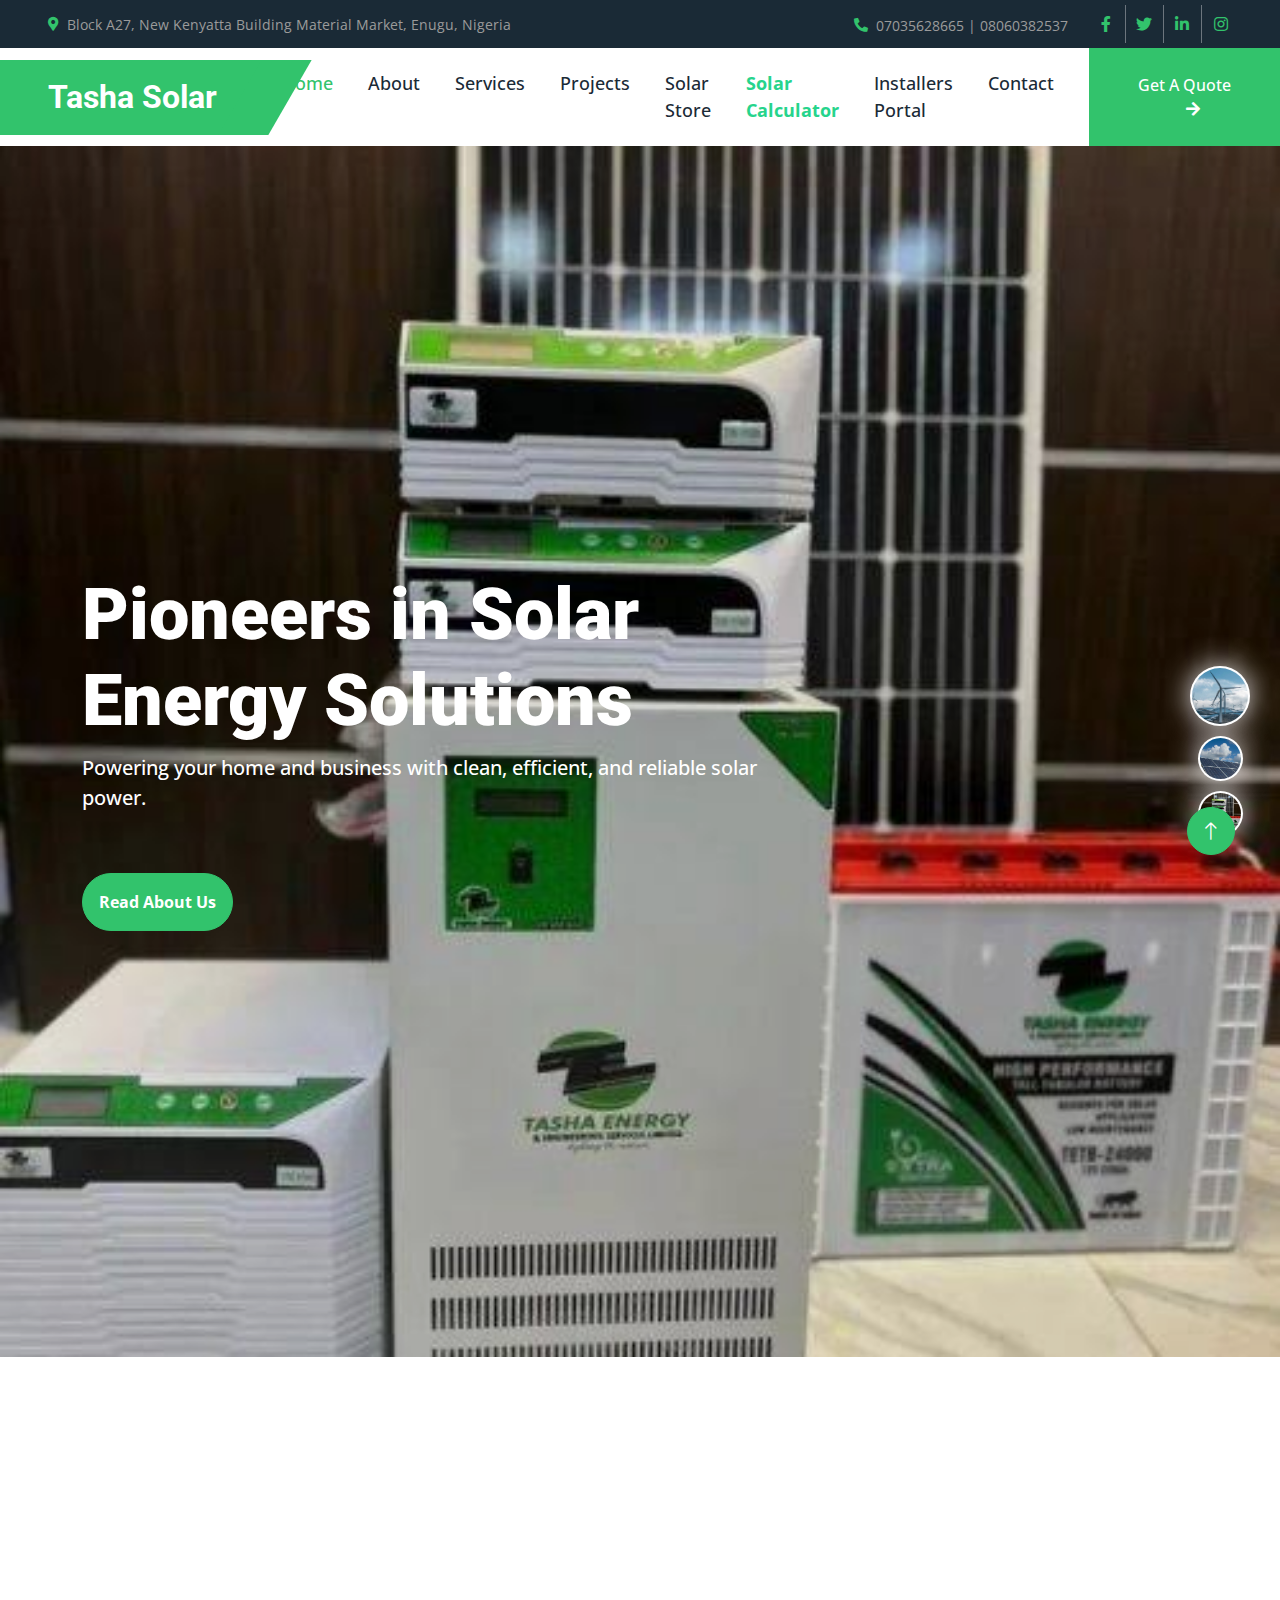
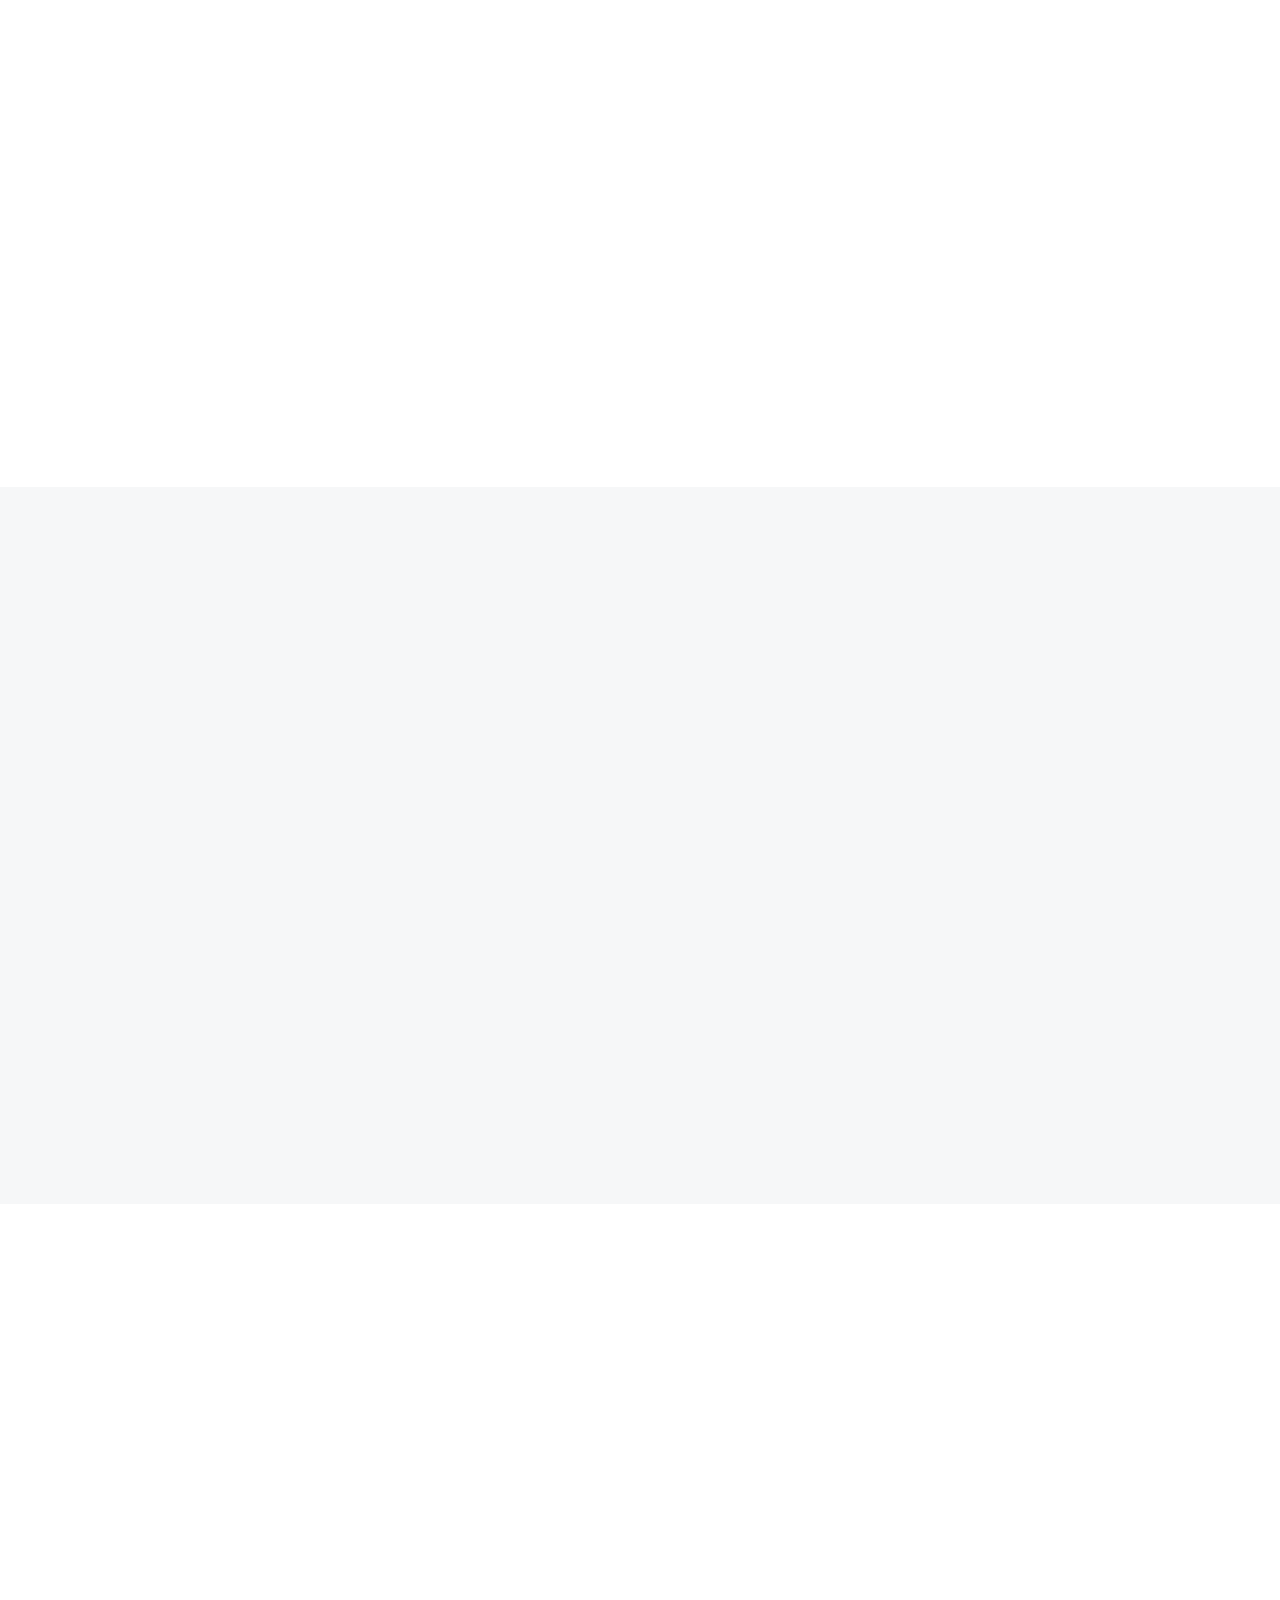
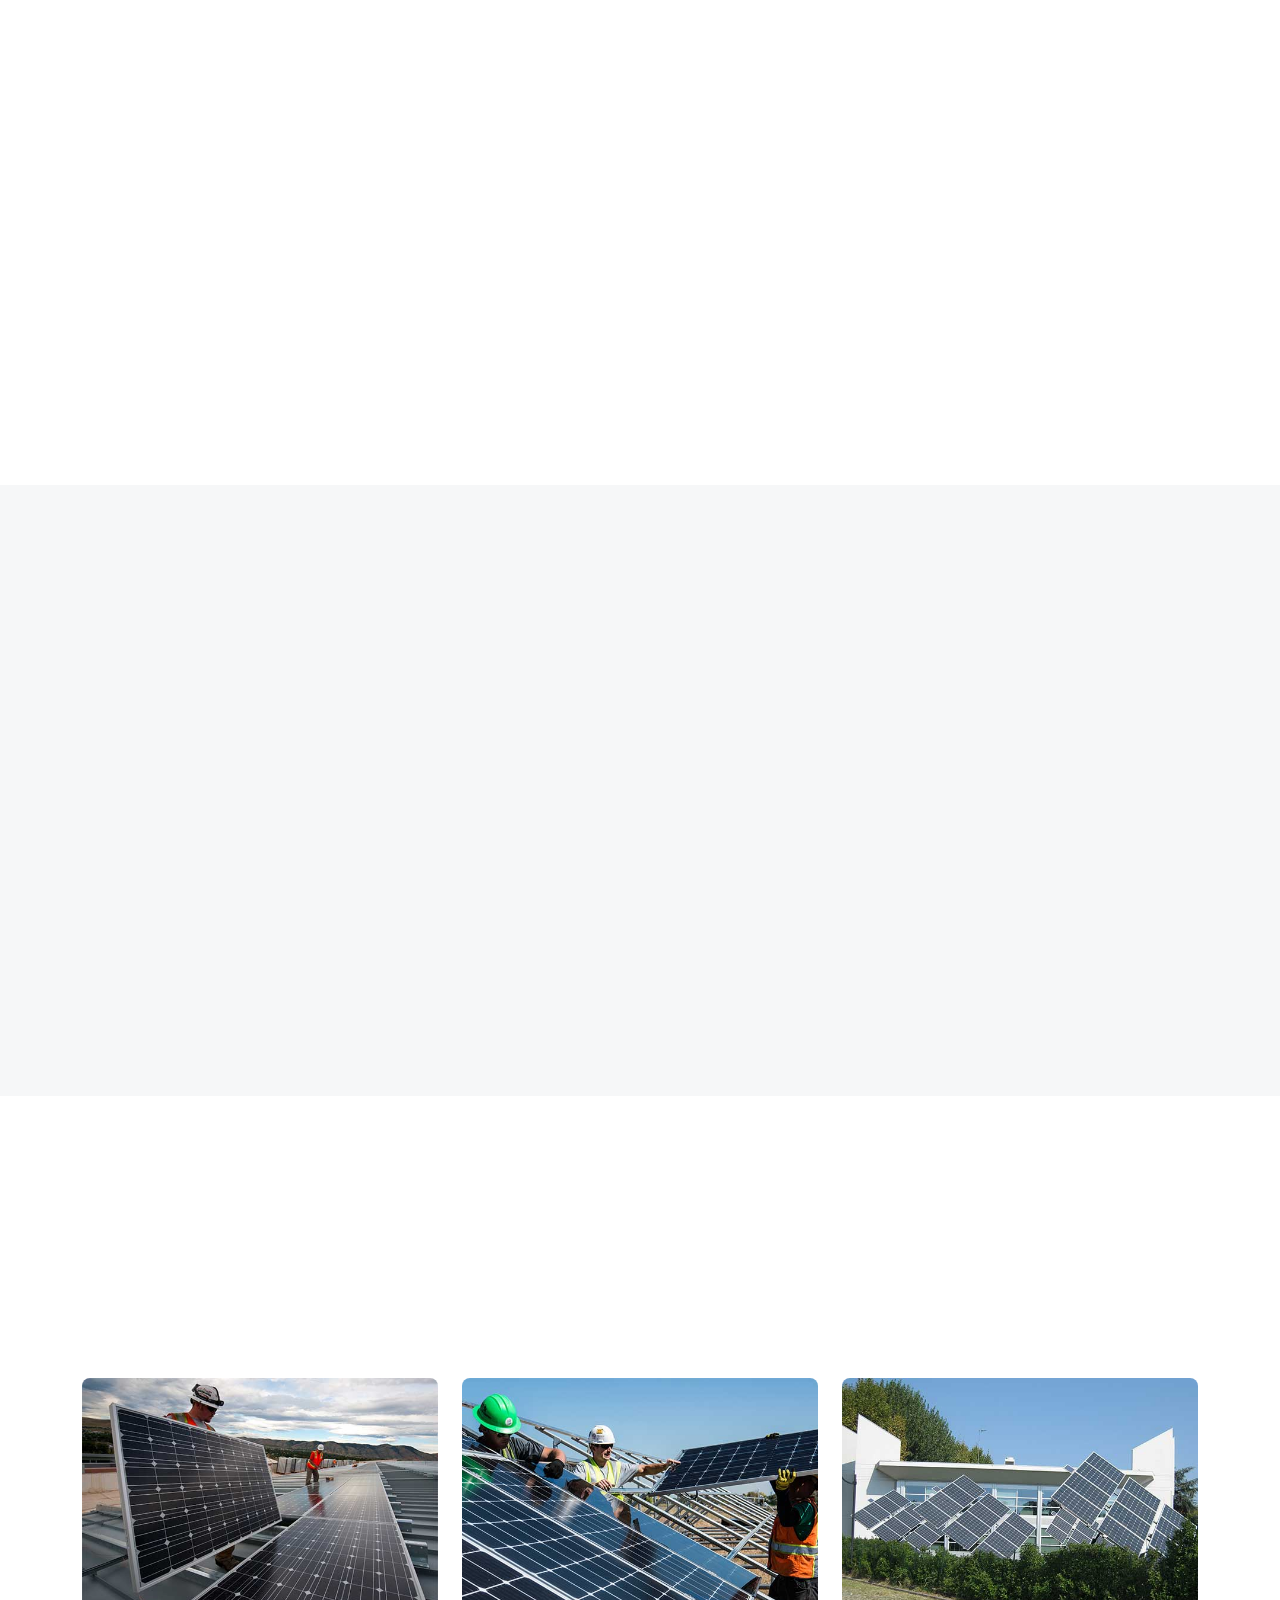
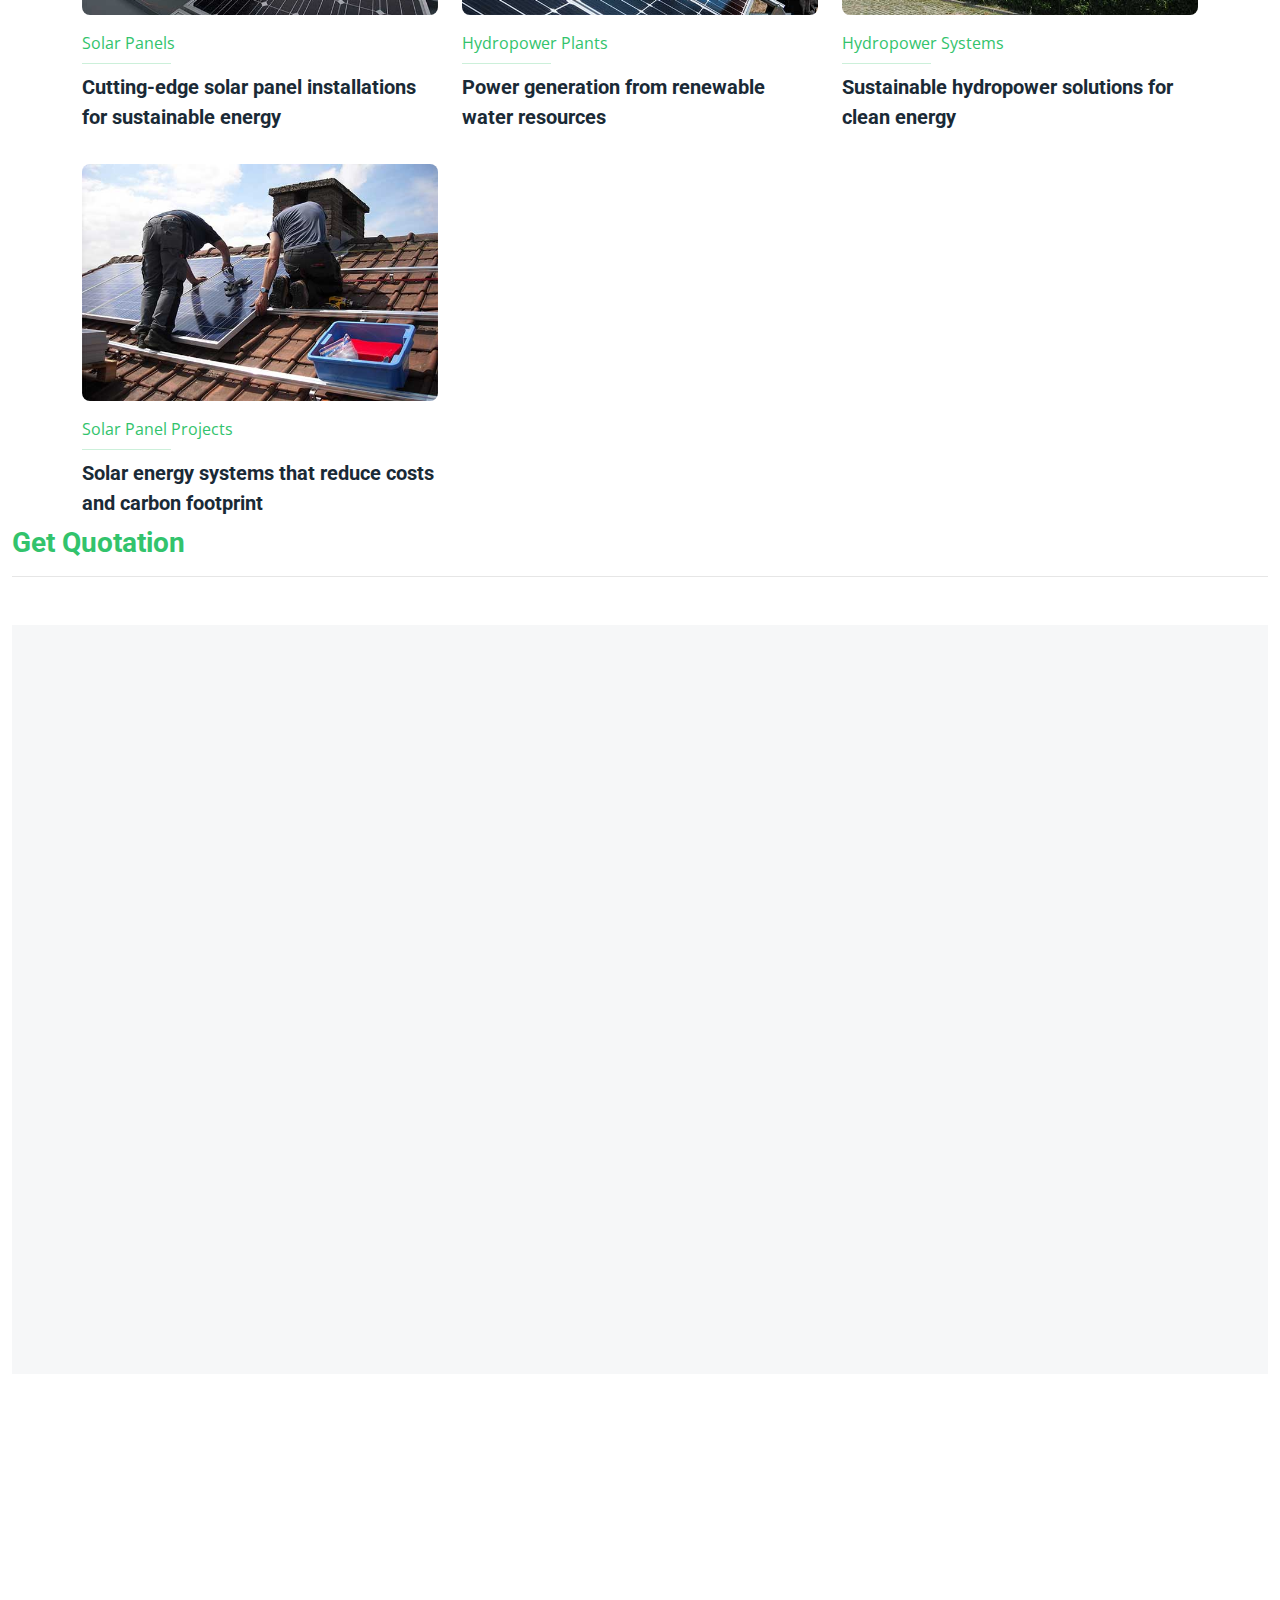
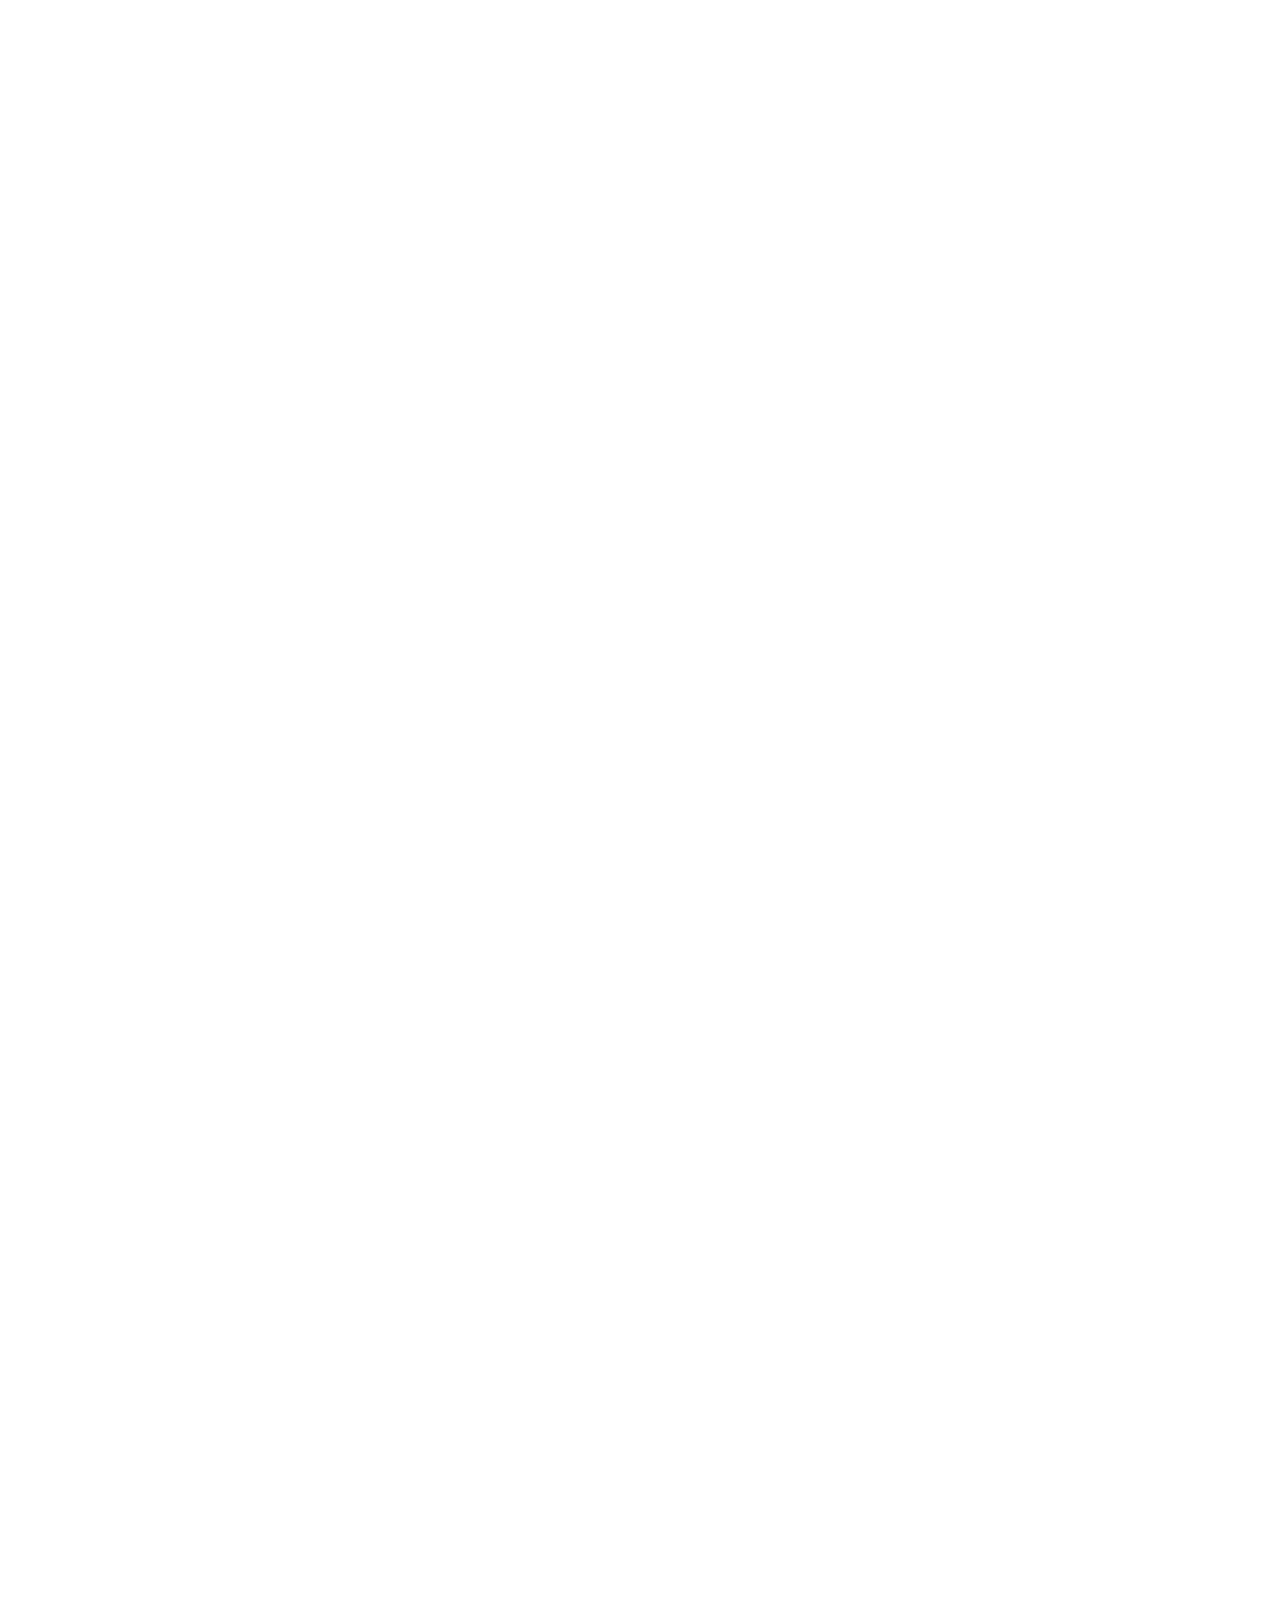
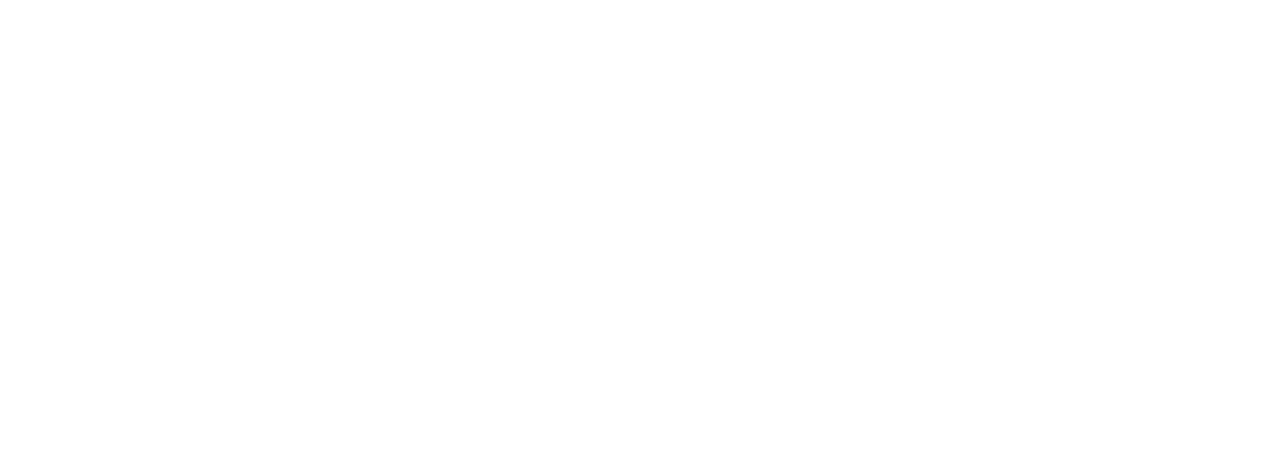
<file: index.html>
<!DOCTYPE html>
<html lang="en">

<head>
    <meta charset="utf-8">
    <title>Tasha Solar - Solar Inverter Systems, Sales and Installation</title>
    <meta content="width=device-width, initial-scale=1.0" name="viewport">
    <meta content="Solar inverter systems, renewable energy, solar panels, clean energy solutions" name="keywords">
    <meta content="Tasha Solar provides cutting-edge solar inverter systems and renewable energy solutions to power your home and business efficiently." name="description">
    <meta property="og:title" content="Tasha Solar: Solar Inverter Systems, Sales and Installation">
    <meta property="og:description"content="Tasha Solar provides cutting-edge solar inverter systems and renewable energy solutions to power your home and business efficiently">
    <meta property="og:image" content="https://cyberbillafrica.github.io/tasha/img/tasha-logo.jpeg" />
    <meta property="og:image:type" content="image/jpeg" />
    <meta property="og:image:width" content="1200" />
    <meta property="og:image:height" content="630" />
    <meta property="og:url" content="https://cyberbillafrica.github.io/tasha/index.html" />
    <meta property="og:type" content="website" />
    
    <!-- Twitter Card Meta Tags -->
    <meta name="twitter:card" content="summary_large_image" />
    <meta name="twitter:title" content="Tasha Solar: Solar Inverter Systems, Sales and Installation" />
    <meta name="twitter:description" content="Tasha Solar provides cutting-edge solar inverter systems and renewable energy solutions to power your home and business efficiently" />
    <meta name="twitter:image" content="https://cyberbillafrica.github.io/tasha/img/tasha-logo.jpeg" />

    <!-- Favicon -->
    <link href="img/tasha-logo.jpeg" rel="icon">

    <!-- Google Web Fonts -->
    <link rel="preconnect" href="https://fonts.googleapis.com">
    <link rel="preconnect" href="https://fonts.gstatic.com" crossorigin>
    <link href="https://fonts.googleapis.com/css2?family=Open+Sans:wght@400;500&family=Roboto:wght@500;700;900&display=swap" rel="stylesheet"> 

    <!-- Icon Font Stylesheet -->
    <link href="https://cdnjs.cloudflare.com/ajax/libs/font-awesome/5.10.0/css/all.min.css" rel="stylesheet">
    <link href="https://cdn.jsdelivr.net/npm/bootstrap-icons@1.4.1/font/bootstrap-icons.css" rel="stylesheet">

    <!-- Libraries Stylesheet -->
    <link href="lib/animate/animate.min.css" rel="stylesheet">
    <link href="lib/owlcarousel/assets/owl.carousel.min.css" rel="stylesheet">
    <link href="lib/lightbox/css/lightbox.min.css" rel="stylesheet">

    <!-- Customized Bootstrap Stylesheet -->
    <link href="css/bootstrap.min.css" rel="stylesheet">

    <!-- Template Stylesheet -->
    <link href="css/style.css" rel="stylesheet">
</head>

<body>
    <!-- Spinner Start -->
    <div id="spinner" class="show bg-white position-fixed translate-middle w-100 vh-100 top-50 start-50 d-flex align-items-center justify-content-center">
        <div class="spinner-border text-primary" style="width: 3rem; height: 3rem;" role="status">
            <span class="sr-only">Loading...</span>
        </div>
    </div>
    <!-- Spinner End -->

    <!-- Topbar Start -->
    <div class="container-fluid bg-dark p-0">
        <div class="row gx-0 d-none d-lg-flex">
            <div class="col-lg-7 px-5 text-start">
                <div class="h-100 d-inline-flex align-items-center me-4">
                    <small class="fa fa-map-marker-alt text-primary me-2"></small>
                    <small>Block A27, New Kenyatta Building Material Market, Enugu, Nigeria</small>
                </div>
                <div class="h-100 d-inline-flex align-items-center">
                    <small class="far fa-clock text-primary me-2"></small>
                    <small>Mon - Sat : 8:00 AM - 5:30 PM</small>
                </div>
            </div>
            <div class="col-lg-5 px-5 text-end">
                <div class="h-100 d-inline-flex align-items-center me-4">
                    <small class="fa fa-phone-alt text-primary me-2"></small>
                    <small>07035628665 | 08060382537</small>
                </div>
                <div class="h-100 d-inline-flex align-items-center mx-n2">
                    <a class="btn btn-square btn-link rounded-0 border-0 border-end border-secondary" href="#"><i class="fab fa-facebook-f"></i></a>
                    <a class="btn btn-square btn-link rounded-0 border-0 border-end border-secondary" href="#"><i class="fab fa-twitter"></i></a>
                    <a class="btn btn-square btn-link rounded-0 border-0 border-end border-secondary" href="#"><i class="fab fa-linkedin-in"></i></a>
                    <a class="btn btn-square btn-link rounded-0" href="#"><i class="fab fa-instagram"></i></a>
                </div>
            </div>
        </div>
    </div>
    <!-- Topbar End -->

    <!-- Navbar Start -->
    <nav class="navbar navbar-expand-lg bg-white navbar-light sticky-top p-0">
        <a href="index.html" class="navbar-brand d-flex align-items-center border-end px-4 px-lg-5">
            <h2 class="m-0 text-white">Tasha Solar</h2>
        </a>
        <button type="button" class="navbar-toggler me-4" data-bs-toggle="collapse" data-bs-target="#navbarCollapse">
            <span class="navbar-toggler-icon"></span>
        </button>
        <div class="collapse navbar-collapse" id="navbarCollapse">
            <div class="navbar-nav ms-auto p-4 p-lg-0">
                <a href="index.html" class="nav-item nav-link active">Home</a>
                <a href="about.html" class="nav-item nav-link">About</a>
                <a href="service.html" class="nav-item nav-link">Services</a>
                <a href="project.html" class="nav-item nav-link">Projects</a>
                <a href="solar-store.html" class="nav-item nav-link">Solar Store</a>
                <a href="solar-calculator.html" class="nav-item nav-link" style="font-weight: bold; color: #26d48c;">Solar Calculator</a>
                <a href="installers_portal.html" class="nav-item nav-link">Installers Portal</a>
                <a href="contact.html" class="nav-item nav-link">Contact</a>
            </div>
            <a href="index.html/#quote" class="btn btn-primary rounded-0 py-4 px-lg-5 d-none d-lg-block">Get A Quote<i class="fa fa-arrow-right ms-3"></i></a>
        </div>
    </nav>
    <!-- Navbar End -->

    
<!-- Carousel Start -->
    <div class="container-fluid p-0 pb-5 wow fadeIn" data-wow-delay="0.1s">
        <div class="owl-carousel header-carousel position-relative">
             <div class="owl-carousel-item position-relative" data-dot="<img src='img/carousel-1.jpg'>">
               <img class="img-fluid" src="img/tasha.jpeg" alt="tasha-solar">
                <div class="owl-carousel-inner">
                    <div class="container">
                        <div class="row justify-content-start">
                          <div class="col-10 col-lg-8">
                        <h2 class="display-2 text-white animated slideInDown">Pioneers in Solar Energy Solutions</h2>
                          <p class="fs-5 fw-medium text-white mb-4 pb-3">Powering your home and business with clean, efficient, and reliable solar power.</p>
                        <a href="" class="btn btn-primary rounded-pill py-3 px-3 animated slideInLeft" style="margin-top: 20px;"><b>Read About Us</b></a>
                  </div>
                        </div>
                    </div>
                </div>
            </div>
            <div class="owl-carousel-item position-relative" data-dot="<img src='img/carousel-2.jpg'>">
                <img class="img-fluid" src="img/carousel-2.jpg" alt="">
                <div class="owl-carousel-inner">
                    <div class="container">
                        <div class="row justify-content-start">
                            <div class="col-10 col-lg-8">
                                <h1 class="display-2 text-white animated slideInDown">Harness the power of the Sun</h1>
                                <p class="fs-5 fw-medium text-white mb-4 pb-3">Reducing your energy cost with our innovative Solar Power Systems.</p>
                                <a href="" class="btn btn-primary rounded-pill py-3 px-3 animated slideInLeft" style="margin-top: 20px;"><b>Get a Quote Now</b></a>
                            </div>
                        </div>
                    </div>
                </div>
            </div>
            <div class="owl-carousel-item position-relative" data-dot="<img src='img/tasha.jpeg'>">
                <img class="img-fluid" src="img/tasha.jpeg" alt="">
                <div class="owl-carousel-inner">
                    <div class="container">
                        <div class="row justify-content-start">
                            <div class="col-10 col-lg-8">
                                <h2 class="display-2 text-white animated slideInDown">Your Trusted Partner in Solar Solutions</h2>
                                <p class="fs-5 fw-medium text-white mb-4 pb-3">Lightening up our homes and streets with various Solar Lights</p>
                                <a href="" class="btn btn-primary rounded-pill py-2 px-3 animated slideInLeft" style="margin-top: 20px;"><b>Visit our Product Store</b></a>
                            </div>
                        </div>
                    </div>
                </div>
            </div>
        </div>
    </div>
<!-- Carousel End -->

    <!-- Feature Start -->
    <div class="container-xxl py-3" id="feature">
        <div class="container">
            <div class="row g-5">
                <div class="col-lg-6 wow fadeIn" data-wow-delay="0.1s">
                    <div class="h-100 p-5 border rounded">
                        <h2 class="mb-4">Why Choose Tasha Solar</h2>
                        <p>We are committed to providing top-quality solar inverter systems and expert installation services that you can rely on.</p>
                        <div class="d-flex mb-4">
                            <div class="icon-square bg-primary text-white rounded-circle d-flex align-items-center justify-content-center" style="width: 50px; height: 50px;">
                                <i class="fa fa-cogs"></i>
                            </div>
                            <div class="ms-4">
                                <p class="mb-0">Advanced Technology</p>
                                <h5 class="mb-0">High-Performance Solar Products and Quality Services</h5>
                            </div>
                        </div>
                        <div class="d-flex mb-4">
                            <div class="icon-square bg-success text-white rounded-circle d-flex align-items-center justify-content-center" style="width: 50px; height: 50px;">
                                <i class="fa fa-bolt"></i>
                            </div>
                            <div class="ms-4">
                                <p class="mb-0">Sustainability</p>
                                <h5 class="mb-0">Eco-friendly and Cost Effective Energy Solutions</h5>
                            </div>
                        </div>
                        <div class="d-flex mb-4">
                            <div class="icon-square bg-warning text-white rounded-circle d-flex align-items-center justify-content-center" style="width: 50px; height: 50px;">
                                <i class="fa fa-headphones"></i>
                            </div>
                            <div class="ms-4">
                                <p class="mb-0">Support/After Sales</p>
                                <h5 class="mb-0">24/7 Customer Assistance and Maintenance Services</h5>
                            </div>
                        </div>
                        <a href="#" class="btn btn-primary rounded-pill py-2 px-3 mt-4">Explore Our Products</a>
                    </div>
                </div>
                
            </div>
        </div>
    </div>
    <!-- Feature End -->

       <!-- About Start -->
<div class="container-fluid bg-light overflow-hidden my-5 px-lg-0">
    <div class="container about px-lg-0">
        <div class="row g-0 mx-lg-0">
            <div class="col-lg-6 ps-lg-0 wow fadeIn" data-wow-delay="0.1s" style="min-height: 400px;">
                <div class="position-relative h-100">
                    <img class="position-absolute img-fluid w-100 h-100" src="img/about.jpg" style="object-fit: cover;" alt="About Tasha Solar">
                </div>
            </div>
            <div class="col-lg-6 about-text py-5 wow fadeIn" data-wow-delay="0.5s">
                <div class="p-lg-5 pe-lg-0">
                    <h6 class="text-primary">About Us</h6>
                    <h1 class="mb-4">Over 25 Years of Expertise in Solar & Renewable Energy</h1>
                    <p>At Tasha Solar, we specialize in providing innovative and sustainable solar energy solutions for homes and businesses. With over 25 years of experience in the renewable energy sector, we ensure high-quality service and reliable products for all your energy needs.</p>
                    <p><i class="fa fa-check-circle text-primary me-3"></i>High-efficiency solar inverters</p>
                    <p><i class="fa fa-check-circle text-primary me-3"></i>Expert installation and maintenance services</p>
                    <p><i class="fa fa-check-circle text-primary me-3"></i>Committed to sustainability and energy savings</p>
                    <a href="about.html" class="btn btn-primary rounded-pill py-3 px-5 mt-3">Learn More About Us</a>
                </div>
            </div>
        </div>
    </div>
</div>
<!-- About End -->


<!-- Service Start -->
<div class="container-xxl py-5">
    <div class="container">
        <div class="text-center mx-auto mb-5 wow fadeInUp" data-wow-delay="0.1s" style="max-width: 600px;">
            <h6 class="text-primary">Our Services</h6>
            <h1 class="mb-4">Leading the Way in Renewable Energy Solutions</h1>
        </div>
        <div class="row g-4">
            <div class="col-md-6 col-lg-4 wow fadeInUp" data-wow-delay="0.1s">
                <div class="service-item rounded overflow-hidden">
                    <img class="img-fluid" src="img/img-600x400-1.jpg" alt="Solar Panels">
                    <div class="position-relative p-4 pt-0">
                        <div class="service-icon">
                            <i class="fa fa-solar-panel fa-3x"></i>
                        </div>
                        <h4 class="mb-3">Solar Panels</h4>
                        <p>We offer high-performance solar panels to power your home or business efficiently. Reliable, cost-effective, and eco-friendly energy solutions.</p>
                        <a class="small fw-medium" href="#">Read More<i class="fa fa-arrow-right ms-2"></i></a>
                    </div>
                </div>
            </div>
            
            <div class="col-md-6 col-lg-4 wow fadeInUp" data-wow-delay="0.1s">
                <div class="service-item rounded overflow-hidden">
                    <img class="img-fluid" src="img/img-600x400-4.jpg" alt="Solar Energy Storage">
                    <div class="position-relative p-4 pt-0">
                        <div class="service-icon">
                            <i class="fa fa-solar-panel fa-3x"></i>
                        </div>
                        <h4 class="mb-3">Solar Energy Storage</h4>
                        <p>Maximize your energy efficiency with our solar energy storage solutions, ensuring power even when the sun isn’t shining.</p>
                        <a class="small fw-medium" href="#">Read More<i class="fa fa-arrow-right ms-2"></i></a>
                    </div>
                </div>
            </div>
            <div class="col-md-6 col-lg-4 wow fadeInUp" data-wow-delay="0.3s">
                <div class="service-item rounded overflow-hidden">
                    <img class="img-fluid" src="img/img-600x400-5.jpg" alt="Wind Turbine Installation">
                    <div class="position-relative p-4 pt-0">
                        <div class="service-icon">
                            <i class="fa fa-wind fa-3x"></i>
                        </div>
                        <h4 class="mb-3">Solar Inverter Installation</h4>
                        <p>Our expert team provides professional installation of Solar Inverters to help you harness the sun’s potential for clean energy.</p>
                        <a class="small fw-medium" href="#">Read More<i class="fa fa-arrow-right ms-2"></i></a>
                    </div>
                </div>
            </div>
        </div>
    </div>
</div>
<!-- Service End -->

<!-- Feature Start -->
<div class="container-fluid bg-light overflow-hidden my-5 px-lg-0">
    <div class="container feature px-lg-0">
        <div class="row g-0 mx-lg-0">
            <div class="col-lg-6 feature-text py-5 wow fadeIn" data-wow-delay="0.1s">
                <div class="p-lg-5 ps-lg-0">
                    <h6 class="text-primary">Why Choose Tasha Solar!</h6>
                    <h1 class="mb-4">Complete Commercial & Residential Solar Systems</h1>
                    <p class="mb-4 pb-2">We specialize in delivering high-quality solar energy solutions for both residential and commercial needs, designed to maximize efficiency and sustainability. Our team of experts ensures that every installation is seamlessly integrated into your property, reducing your carbon footprint and energy costs.</p>
                    <div class="row g-4">
                        <div class="col-6">
                            <div class="d-flex align-items-center">
                                <div class="btn-lg-square bg-primary rounded-circle">
                                    <i class="fa fa-check text-white"></i>
                                </div>
                                <div class="ms-4">
                                    <p class="mb-0">Reliable</p>
                                    <h5 class="mb-0">Quality Services</h5>
                                </div>
                            </div>
                        </div>
                        <div class="col-6">
                            <div class="d-flex align-items-center">
                                <div class="btn-lg-square bg-primary rounded-circle">
                                    <i class="fa fa-user-check text-white"></i>
                                </div>
                                <div class="ms-4">
                                    <p class="mb-0">Expert</p>
                                    <h5 class="mb-0">Solar Technicians</h5>
                                </div>
                            </div>
                        </div>
                        <div class="col-6">
                            <div class="d-flex align-items-center">
                                <div class="btn-lg-square bg-primary rounded-circle">
                                    <i class="fa fa-drafting-compass text-white"></i>
                                </div>
                                <div class="ms-4">
                                    <p class="mb-0">Free</p>
                                    <h5 class="mb-0">Consultations</h5>
                                </div>
                            </div>
                        </div>
                        <div class="col-6">
                            <div class="d-flex align-items-center">
                                <div class="btn-lg-square bg-primary rounded-circle">
                                    <i class="fa fa-headphones text-white"></i>
                                </div>
                                <div class="ms-4">
                                    <p class="mb-0">24/7</p>
                                    <h5 class="mb-0">Customer Support</h5>
                                </div>
                            </div>
                        </div>
                    </div>
                </div>
            </div>
            
        </div>
    </div>
</div>
<!-- Feature End -->

  <!-- Projects Start -->
<div class="container-xxl py-5">
    <div class="container">
        <div class="text-center mx-auto mb-5 wow fadeInUp" data-wow-delay="0.1s" style="max-width: 600px;">
            <h3 class="text-primary">Our Projects</h3>
            <h1 class="mb-4">Innovative Renewable Energy Solutions</h1>
        </div>
        <div class="row g-4">
            <div class="col-lg-4 col-md-6 portfolio-item first">
                <div class="portfolio-img rounded overflow-hidden">
                    <img class="img-fluid" src="img/img-600x400-3.jpg" alt="Solar Panels">
                    <div class="portfolio-btn">
                        <a class="btn btn-lg-square btn-outline-light rounded-circle mx-1" href="img/img-600x400-3.jpg" data-lightbox="portfolio"><i class="fa fa-eye"></i></a>
                        <a class="btn btn-lg-square btn-outline-light rounded-circle mx-1" href=""><i class="fa fa-link"></i></a>
                    </div>
                </div>
                <div class="pt-3">
                    <p class="text-primary mb-0">Solar Panels</p>
                    <hr class="text-primary w-25 my-2">
                    <h5 class="lh-base">Cutting-edge solar panel installations for sustainable energy</h5>
                </div>
            </div>
            
            <div class="col-lg-4 col-md-6 portfolio-item third">
                <div class="portfolio-img rounded overflow-hidden">
                    <img class="img-fluid" src="img/img-600x400-4.jpg" alt="Hydropower Plants">
                    <div class="portfolio-btn">
                        <a class="btn btn-lg-square btn-outline-light rounded-circle mx-1" href="img/img-600x400-4.jpg" data-lightbox="portfolio"><i class="fa fa-eye"></i></a>
                        <a class="btn btn-lg-square btn-outline-light rounded-circle mx-1" href=""><i class="fa fa-link"></i></a>
                    </div>
                </div>
                <div class="pt-3">
                    <p class="text-primary mb-0">Hydropower Plants</p>
                    <hr class="text-primary w-25 my-2">
                    <h5 class="lh-base">Power generation from renewable water resources</h5>
                </div>
            </div>
            <div class="col-lg-4 col-md-6 portfolio-item first">
                <div class="portfolio-img rounded overflow-hidden">
                    <img class="img-fluid" src="img/img-600x400-1.jpg" alt="Hydropower Systems">
                    <div class="portfolio-btn">
                        <a class="btn btn-lg-square btn-outline-light rounded-circle mx-1" href="img/img-600x400-1.jpg" data-lightbox="portfolio"><i class="fa fa-eye"></i></a>
                        <a class="btn btn-lg-square btn-outline-light rounded-circle mx-1" href=""><i class="fa fa-link"></i></a>
                    </div>
                </div>
                <div class="pt-3">
                    <p class="text-primary mb-0">Hydropower Systems</p>
                    <hr class="text-primary w-25 my-2">
                    <h5 class="lh-base">Sustainable hydropower solutions for clean energy</h5>
                </div>
            </div>
            <div class="col-lg-4 col-md-6 portfolio-item second">
                <div class="portfolio-img rounded overflow-hidden">
                    <img class="img-fluid" src="img/img-600x400-5.jpg" alt="Solar Panel Projects">
                    <div class="portfolio-btn">
                        <a class="btn btn-lg-square btn-outline-light rounded-circle mx-1" href="img/img-600x400-5.jpg" data-lightbox="portfolio"><i class="fa fa-eye"></i></a>
                        <a class="btn btn-lg-square btn-outline-light rounded-circle mx-1" href=""><i class="fa fa-link"></i></a>
                    </div>
                </div>
                <div class="pt-3">
                    <p class="text-primary mb-0">Solar Panel Projects</p>
                    <hr class="text-primary w-25 my-2">
                    <h5 class="lh-base">Solar energy systems that reduce costs and carbon footprint</h5>
                </div>
            </div>
            <div class="col-lg-4 col-md-6 portfolio-item third">
        </div>
    </div>
</div>
<!-- Projects End -->


   <!-- Quote Start -->
<h3 class="text-primary">Get Quotation</h3>
   <hr>
    <div class="container-fluid bg-light overflow-hidden my-5 px-lg-0">
    <div class="container quote px-lg-0">
        <div class="row g-0 mx-lg-0">
            <div class="col-lg-6 ps-lg-0 wow fadeIn" data-wow-delay="0.1s" style="min-height: 400px;">
                <div class="position-relative h-100">
                    <img class="position-absolute img-fluid w-100 h-100" src="img/solar-calc.jpeg" style="object-fit: cover;" alt="">
                </div>
            </div>
            <div class="col-lg-6 quote-text py-5 wow fadeIn" data-wow-delay="0.5s">
                <div class="p-lg-5 pe-lg-0">
                    <h6 class="text-primary">Get Started with Solar!</h6>
                    <h1 class="mb-4">Get Your Solar System Requirements & Estimated Cost</h1>
                    <p class="mb-4 pb-2">Use our Solar System Calculator to get a personalized estimate for your solar inverter system. Follow these steps:</p>
                    <ol class="mb-4 pb-2">
                        <li>Enter your correct personal details.</li>
                        <li>Select and enter the quantities of all appliances you want to run on the solar inverter system.</li>
                        <li>Press the calculate button and allow the system to generate your requirements and estimated cost.</li>
                        <li>Chat with one of our experts using the generated button link to discuss your needs further and get more personalized attention.</li>
                    </ol>
                    <a href="solar-calculator.html" class="btn btn-primary rounded-pill py-3 px-5"><b>Go to Solar Calculator</b></a>
                </div>
            </div>
        </div>
    </div>
</div>
<!-- Quote End -->

    
    <!-- Quote Start --
    <div class="container-fluid bg-light overflow-hidden my-5 px-lg-0">
        <div class="container quote px-lg-0">
            <div class="row g-0 mx-lg-0">
                <div class="col-lg-6 ps-lg-0 wow fadeIn" data-wow-delay="0.1s" style="min-height: 400px;">
                    <div class="position-relative h-100">
                        <img class="position-absolute img-fluid w-100 h-100" src="img/quote.jpg" style="object-fit: cover;" alt="">
                    </div>
                </div>
                <div class="col-lg-6 quote-text py-5 wow fadeIn" data-wow-delay="0.5s">
                    <div class="p-lg-5 pe-lg-0">
                        <h6 class="text-primary">Free Quote</h6>
                        <h1 class="mb-4">Get A Free Quote</h1>
                        <p class="mb-4 pb-2">Tempor erat elitr rebum at clita. Diam dolor diam ipsum sit. Aliqu diam amet diam et eos. Clita erat ipsum et lorem et sit, sed stet lorem sit clita duo justo erat amet</p>
                        <form>
                            <div class="row g-3">
                                <div class="col-12 col-sm-6">
                                    <input type="text" class="form-control border-0" placeholder="Your Name" style="height: 55px;">
                                </div>
                                <div class="col-12 col-sm-6">
                                    <input type="email" class="form-control border-0" placeholder="Your Email" style="height: 55px;">
                                </div>
                                <div class="col-12 col-sm-6">
                                    <input type="text" class="form-control border-0" placeholder="Your Mobile" style="height: 55px;">
                                </div>
                                <div class="col-12 col-sm-6">
                                    <select class="form-select border-0" style="height: 55px;">
                                        <option selected>Select A Service</option>
                                        <option value="1">Service 1</option>
                                        <option value="2">Service 2</option>
                                        <option value="3">Service 3</option>
                                    </select>
                                </div>
                                <div class="col-12">
                                    <textarea class="form-control border-0" placeholder="Special Note"></textarea>
                                </div>
                                <div class="col-12">
                                    <button class="btn btn-primary rounded-pill py-3 px-5" type="submit">Submit</button>
                                </div>
                            </div>
                        </form>
                    </div>
                </div>
            </div>
        </div>
    </div>
    <!-- Quote End -->


    <!-- Team Start -->
    <div class="container-xxl py-5">
        <div class="container">
            <div class="text-center mx-auto mb-5 wow fadeInUp" data-wow-delay="0.1s" style="max-width: 600px;">
                <h6 class="text-primary">Team Member</h6>
                <h1 class="mb-4">Experienced Team Members</h1>
            </div>
            <div class="row g-4">
                <div class="col-lg-4 col-md-6 wow fadeInUp" data-wow-delay="0.1s">
                    <div class="team-item rounded overflow-hidden">
                        <div class="d-flex">
                            <img class="img-fluid w-75" src="img/team-1.jpg" alt="">
                            <div class="team-social w-25">
                                <a class="btn btn-lg-square btn-outline-primary rounded-circle mt-3" href=""><i class="fab fa-facebook-f"></i></a>
                                <a class="btn btn-lg-square btn-outline-primary rounded-circle mt-3" href=""><i class="fab fa-twitter"></i></a>
                                <a class="btn btn-lg-square btn-outline-primary rounded-circle mt-3" href=""><i class="fab fa-instagram"></i></a>
                            </div>
                        </div>
                        <div class="p-4">
                            <h5>Engr Ifeanyi Barth</h5>
                            <span>Chief Operating Officer</span>
                        </div>
                    </div>
                </div>
                <div class="col-lg-4 col-md-6 wow fadeInUp" data-wow-delay="0.1s">
                    <div class="team-item rounded overflow-hidden">
                        <div class="d-flex">
                            <img class="img-fluid w-75" src="img/team-1.jpg" alt="">
                            <div class="team-social w-25">
                                <a class="btn btn-lg-square btn-outline-primary rounded-circle mt-3" href=""><i class="fab fa-facebook-f"></i></a>
                                <a class="btn btn-lg-square btn-outline-primary rounded-circle mt-3" href=""><i class="fab fa-twitter"></i></a>
                                <a class="btn btn-lg-square btn-outline-primary rounded-circle mt-3" href=""><i class="fab fa-instagram"></i></a>
                            </div>
                        </div>
                        <div class="p-4">
                            <h5>Mr </h5>
                            <span>Managing Director</span>
                        </div>
                    </div>
                </div>
                <div class="col-lg-4 col-md-6 wow fadeInUp" data-wow-delay="0.3s">
                    <div class="team-item rounded overflow-hidden">
                        <div class="d-flex">
                            <img class="img-fluid w-75" src="img/team-2.jpg" alt="">
                            <div class="team-social w-25">
                                <a class="btn btn-lg-square btn-outline-primary rounded-circle mt-3" href=""><i class="fab fa-facebook-f"></i></a>
                                <a class="btn btn-lg-square btn-outline-primary rounded-circle mt-3" href=""><i class="fab fa-twitter"></i></a>
                                <a class="btn btn-lg-square btn-outline-primary rounded-circle mt-3" href=""><i class="fab fa-instagram"></i></a>
                            </div>
                        </div>
                        <div class="p-4">
                            <h5>Engr Josh</h5>
                            <span>Lead Installer</span>
                        </div>
                    </div>
                </div>
                <div class="col-lg-4 col-md-6 wow fadeInUp" data-wow-delay="0.5s">
                    <div class="team-item rounded overflow-hidden">
                        <div class="d-flex">
                            <img class="img-fluid w-75" src="img/team-3.jpg" alt="">
                            <div class="team-social w-25">
                                <a class="btn btn-lg-square btn-outline-primary rounded-circle mt-3" href=""><i class="fab fa-facebook-f"></i></a>
                                <a class="btn btn-lg-square btn-outline-primary rounded-circle mt-3" href=""><i class="fab fa-twitter"></i></a>
                                <a class="btn btn-lg-square btn-outline-primary rounded-circle mt-3" href=""><i class="fab fa-instagram"></i></a>
                            </div>
                        </div>
                        <div class="p-4">
                            <h5>Mrs Janeth</h5>
                            <span>Customer Care Personnel</span>
                        </div>
                    </div>
                </div>
            </div>
        </div>
    </div>
    <!-- Team End -->

<!-- Testimonial Start -->
<div class="container-xxl py-5">
    <div class="container">
        <div class="text-center mx-auto mb-5 wow fadeInUp" data-wow-delay="0.1s" style="max-width: 600px;">
            <h6 class="text-primary">Testimonial</h6>
            <h1 class="mb-4">What Our Clients Say!</h1>
        </div>
        <div class="owl-carousel testimonial-carousel wow fadeInUp" data-wow-delay="0.1s">
            <!-- Testimonial 1 -->
            <div class="testimonial-item text-center">
                <div class="testimonial-img position-relative">
                    <img class="img-fluid rounded-circle mx-auto mb-5" src="img/testimonial-1.jpg" alt="Client 1">
                    <div class="btn-square bg-primary rounded-circle">
                        <i class="fa fa-quote-left text-white"></i>
                    </div>
                </div>
                <div class="testimonial-text text-center rounded p-4">
                    <p>"Tasha Solar provided an outstanding solar solution for our business. Their team helped us select the right system, and the installation process was seamless. We saw significant savings on our energy bills within the first month!"</p>
                    <h5 class="mb-1">John Doe</h5>
                    <span class="fst-italic">CEO, GreenTech Enterprises</span>
                </div>
            </div>
            <!-- Testimonial 2 -->
            <div class="testimonial-item text-center">
                <div class="testimonial-img position-relative">
                    <img class="img-fluid rounded-circle mx-auto mb-5" src="img/testimonial-2.jpg" alt="Client 2">
                    <div class="btn-square bg-primary rounded-circle">
                        <i class="fa fa-quote-left text-white"></i>
                    </div>
                </div>
                <div class="testimonial-text text-center rounded p-4">
                    <p>"We turned to Tasha Solar to install solar panels at our home, and the results have been amazing. The team walked us through the entire process and helped us understand the best setup for our needs. Highly recommend!"</p>
                    <h5 class="mb-1">Jane Smith</h5>
                    <span class="fst-italic">Homeowner</span>
                </div>
            </div>
            <!-- Testimonial 3 -->
            <div class="testimonial-item text-center">
                <div class="testimonial-img position-relative">
                    <img class="img-fluid rounded-circle mx-auto mb-5" src="img/testimonial-3.jpg" alt="Client 3">
                    <div class="btn-square bg-primary rounded-circle">
                        <i class="fa fa-quote-left text-white"></i>
                    </div>
                </div>
                <div class="testimonial-text text-center rounded p-4">
                    <p>"Working with Tasha Solar was a game-changer for our company. The team was professional, and the solar power system they installed has reduced our operational costs. We’re proud to support renewable energy!"</p>
                    <h5 class="mb-1">Michael Green</h5>
                    <span class="fst-italic">Operations Manager, EcoPower</span>
                </div>
            </div>
        </div>
    </div>
</div>
<!-- Testimonial End -->



    
    <!-- Footer Start -->
    <div class="container-fluid bg-dark text-body footer mt-5 pt-5 wow fadeIn" data-wow-delay="0.1s">
        <div class="container py-5">
            <div class="row g-5">
                <div class="col-lg-3 col-md-6">
                    <h5 class="text-white mb-4">Address</h5>
                    <p class="mb-2"><i class="fa fa-map-marker-alt me-3"></i>Block A27 New Kenyatta Building Material Market, Enugu</p>
                    <p class="mb-2"><i class="fa fa-phone-alt me-3"></i>08060382537 || 07035628665</p>
                    <p class="mb-2"><i class="fa fa-envelope me-3"></i>cedaccinfo@gmail.com</p>
                <div class="d-flex pt-2">
                        <a class="btn btn-square btn-outline-light btn-social" href=""><i class="fab fa-twitter"></i></a>
                        <a class="btn btn-square btn-outline-light btn-social" href=""><i class="fab fa-facebook-f"></i></a>
                        <a class="btn btn-square btn-outline-light btn-social" href=""><i class="fab fa-youtube"></i></a>
                        <a class="btn btn-square btn-outline-light btn-social" href=""><i class="fab fa-linkedin-in"></i></a>
                    </div>
                </div>
                <div class="col-lg-3 col-md-6">
                    <h5 class="text-white mb-4">Quick Links</h5>
                    <a class="btn btn-link" href="">About Us</a>
                    <a class="btn btn-link" href="">Contact Us</a>
                    <a class="btn btn-link" href="">Our Services</a>
                    <a class="btn btn-link" href="">Terms & Condition</a>
                    <a class="btn btn-link" href="">Support</a>
                </div>
            </div>
        </div>

        
        <div class="container">
            <div class="copyright">
                <div class="row">
                <div class="col-md-6 text-left text-md-start mb-3 mb-md-0">
                    &copy; <a href="#">Tasha Solar</a>, All Rights Reserved.
                </div>
                <div class="col-md-6 text-right text-md-end">
                    Designed By <a href="https://cyberbillafrica.github.io/portal/">CyberBill Africa 🌍</a>
                </div>
                </div>
            </div>
        </div>
    </div>
    <!-- Footer End -->

<!-- Back to Top Button -->
<a href="#" class="btn btn-lg btn-primary btn-lg-square rounded-circle back-to-top"><i class="bi bi-arrow-up"></i></a>

   <!-- JavaScript Libraries -->
    <script src="https://code.jquery.com/jquery-3.4.1.min.js"></script>
    <script src="https://cdn.jsdelivr.net/npm/bootstrap@5.0.0/dist/js/bootstrap.bundle.min.js"></script>
    <script src="lib/wow/wow.min.js"></script>
    <script src="lib/easing/easing.min.js"></script>
    <script src="lib/waypoints/waypoints.min.js"></script>
    <script src="lib/counterup/counterup.min.js"></script>
    <script src="lib/owlcarousel/owl.carousel.min.js"></script>
    <script src="lib/isotope/isotope.pkgd.min.js"></script>
    <script src="lib/lightbox/js/lightbox.min.js"></script>

    <!-- Template Javascript -->
    <script src="js/main.js"></script>
</body>

</html>
</file>
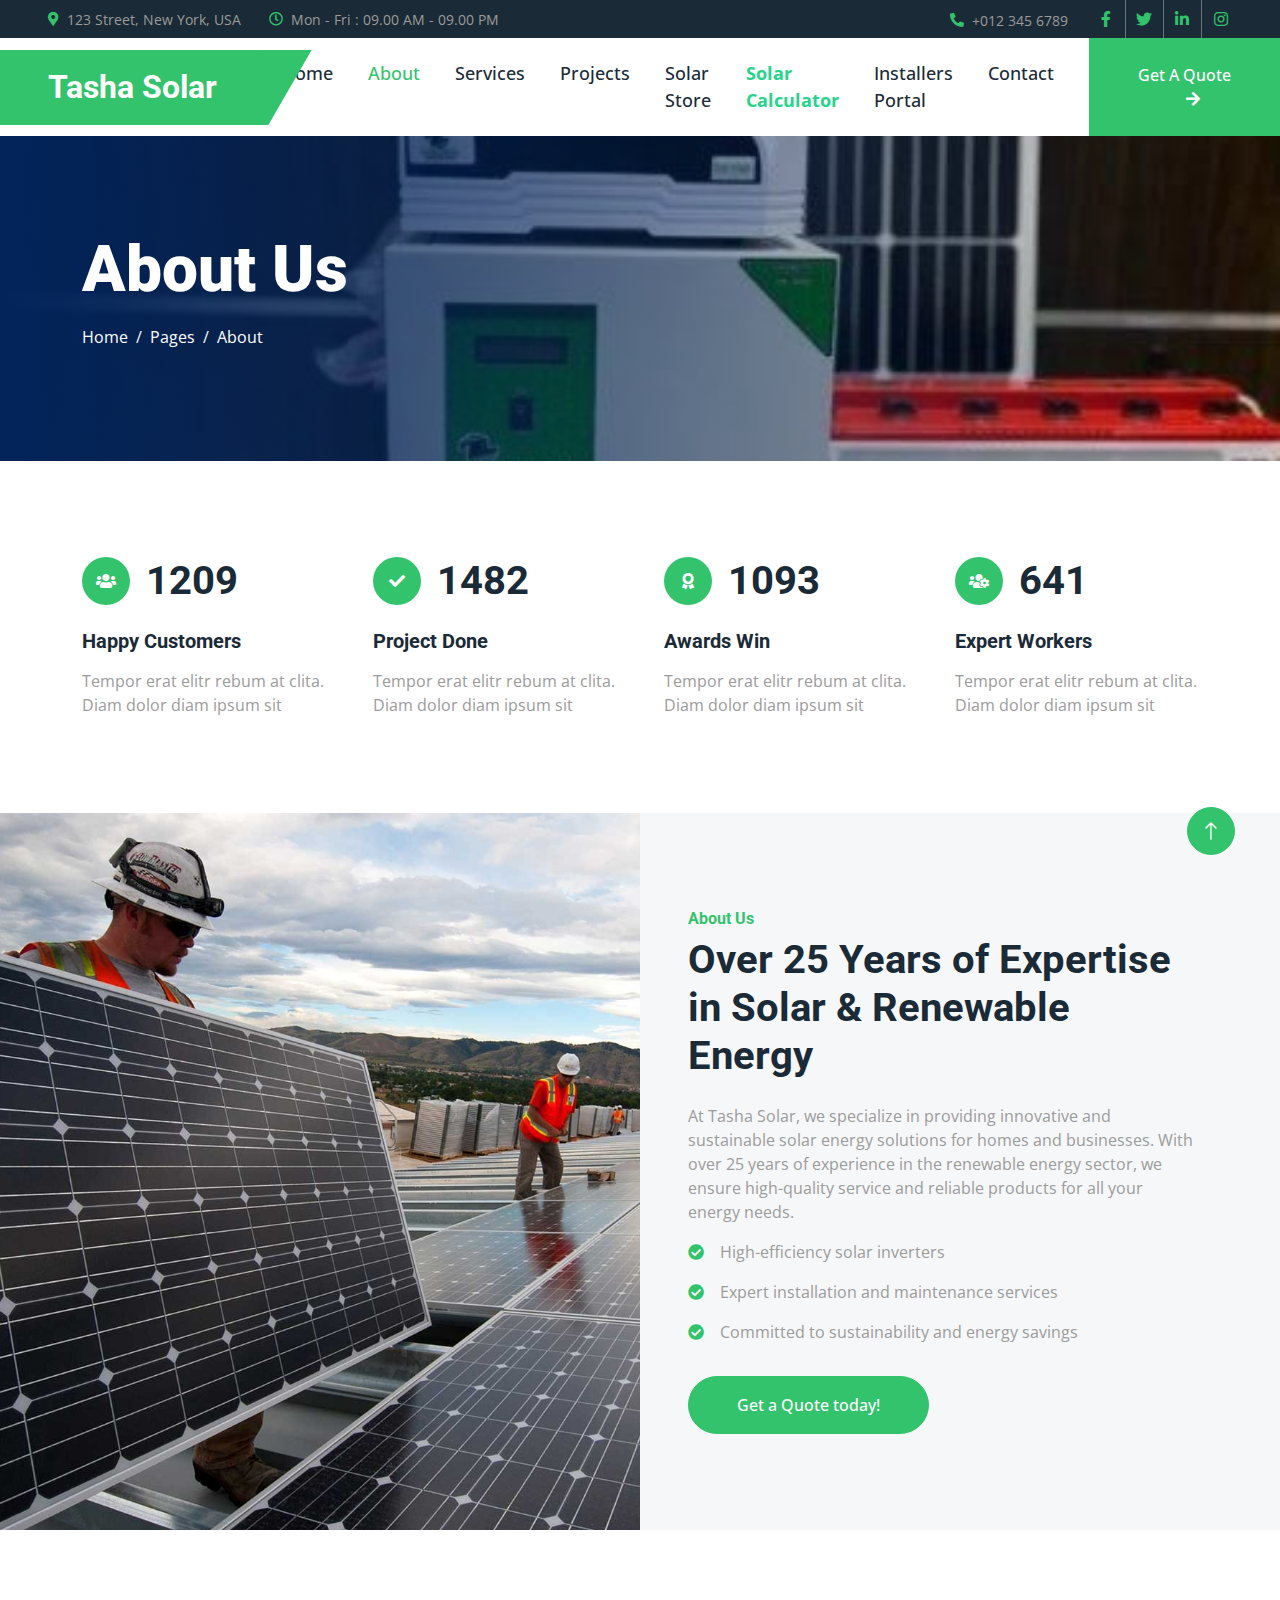
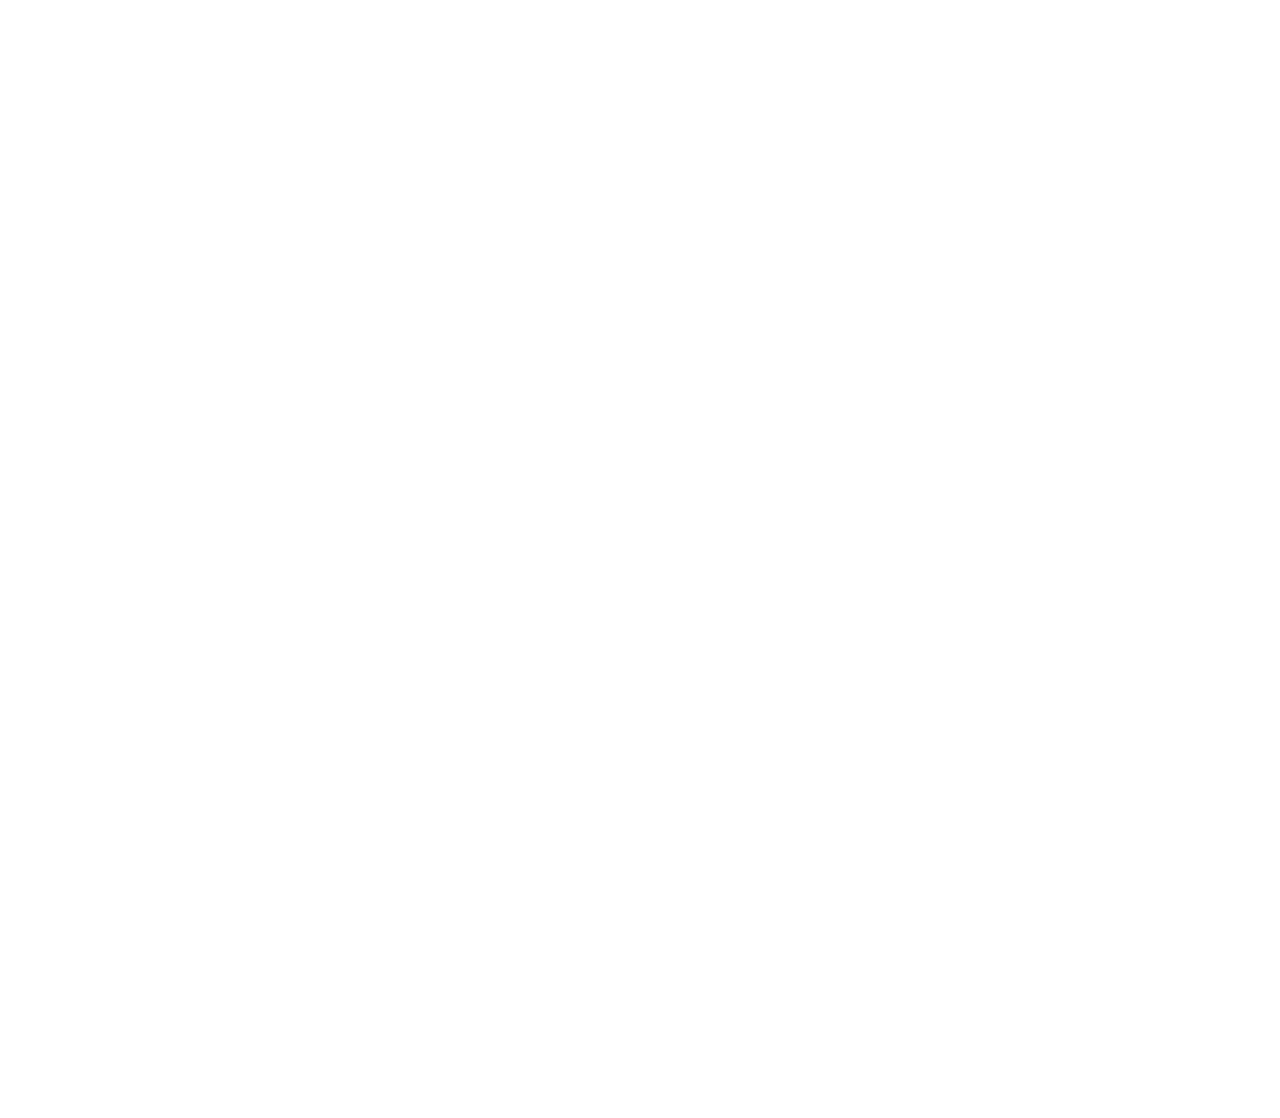
<file: about.html>
<!DOCTYPE html>
<html lang="en">

<head>
    <meta charset="utf-8">
    <title>Tasha Solar - About Us</title>
    <meta content="width=device-width, initial-scale=1.0" name="viewport">
    <meta content="Solar inverter systems, renewable energy, solar panels, clean energy solutions" name="keywords">
    <meta content="Tasha Solar provides cutting-edge solar inverter systems and renewable energy solutions to power your home and business efficiently." name="description">
    <meta property="og:title" content="Tasha Solar: Solar Inverter Systems, Sales and Installation">
    <meta property="og:description"content="Tasha Solar provides cutting-edge solar inverter systems and renewable energy solutions to power your home and business efficiently">
    <meta property="og:image" content="https://cyberbillafrica.github.io/tasha/img/tasha-logo.jpeg" />
    <meta property="og:image:type" content="image/jpeg" />
    <meta property="og:image:width" content="1200" />
    <meta property="og:image:height" content="630" />
    <meta property="og:url" content="https://cyberbillafrica.github.io/tasha/about.html" />
    <meta property="og:type" content="website" />
    
    <!-- Twitter Card Meta Tags -->
    <meta name="twitter:card" content="summary_large_image" />
    <meta name="twitter:title" content="Tasha Solar: Solar Inverter Systems, Sales and Installation" />
    <meta name="twitter:description" content="Tasha Solar provides cutting-edge solar inverter systems and renewable energy solutions to power your home and business efficiently" />
    <meta name="twitter:image" content="https://cyberbillafrica.github.io/tasha/img/tasha-logo.jpeg" />

    <!-- Favicon -->
    <link href="img/tasha-logo.jpeg" rel="icon">
    <!-- Google Web Fonts -->
    <link rel="preconnect" href="https://fonts.googleapis.com">
    <link rel="preconnect" href="https://fonts.gstatic.com" crossorigin>
    <link href="https://fonts.googleapis.com/css2?family=Open+Sans:wght@400;500&family=Roboto:wght@500;700;900&display=swap" rel="stylesheet"> 

    <!-- Icon Font Stylesheet -->
    <link href="https://cdnjs.cloudflare.com/ajax/libs/font-awesome/5.10.0/css/all.min.css" rel="stylesheet">
    <link href="https://cdn.jsdelivr.net/npm/bootstrap-icons@1.4.1/font/bootstrap-icons.css" rel="stylesheet">

    <!-- Libraries Stylesheet -->
    <link href="lib/animate/animate.min.css" rel="stylesheet">
    <link href="lib/owlcarousel/assets/owl.carousel.min.css" rel="stylesheet">
    <link href="lib/lightbox/css/lightbox.min.css" rel="stylesheet">

    <!-- Customized Bootstrap Stylesheet -->
    <link href="css/bootstrap.min.css" rel="stylesheet">

    <!-- Template Stylesheet -->
    <link href="css/style.css" rel="stylesheet">
</head>

<body>
    <!-- Spinner Start -->
    <div id="spinner" class="show bg-white position-fixed translate-middle w-100 vh-100 top-50 start-50 d-flex align-items-center justify-content-center">
        <div class="spinner-border text-primary" style="width: 3rem; height: 3rem;" role="status">
            <span class="sr-only">Loading...</span>
        </div>
    </div>
    <!-- Spinner End -->


    <!-- Topbar Start -->
    <div class="container-fluid bg-dark p-0">
        <div class="row gx-0 d-none d-lg-flex">
            <div class="col-lg-7 px-5 text-start">
                <div class="h-100 d-inline-flex align-items-center me-4">
                    <small class="fa fa-map-marker-alt text-primary me-2"></small>
                    <small>123 Street, New York, USA</small>
                </div>
                <div class="h-100 d-inline-flex align-items-center">
                    <small class="far fa-clock text-primary me-2"></small>
                    <small>Mon - Fri : 09.00 AM - 09.00 PM</small>
                </div>
            </div>
            <div class="col-lg-5 px-5 text-end">
                <div class="h-100 d-inline-flex align-items-center me-4">
                    <small class="fa fa-phone-alt text-primary me-2"></small>
                    <small>+012 345 6789</small>
                </div>
                <div class="h-100 d-inline-flex align-items-center mx-n2">
                    <a class="btn btn-square btn-link rounded-0 border-0 border-end border-secondary" href=""><i class="fab fa-facebook-f"></i></a>
                    <a class="btn btn-square btn-link rounded-0 border-0 border-end border-secondary" href=""><i class="fab fa-twitter"></i></a>
                    <a class="btn btn-square btn-link rounded-0 border-0 border-end border-secondary" href=""><i class="fab fa-linkedin-in"></i></a>
                    <a class="btn btn-square btn-link rounded-0" href=""><i class="fab fa-instagram"></i></a>
                </div>
            </div>
        </div>
    </div>
    <!-- Topbar End -->


<!-- Navbar Start -->
    <nav class="navbar navbar-expand-lg bg-white navbar-light sticky-top p-0">
        <a href="index.html" class="navbar-brand d-flex align-items-center border-end px-4 px-lg-5">
            <h2 class="m-0 text-white">Tasha Solar</h2>
        </a>
        <button type="button" class="navbar-toggler me-4" data-bs-toggle="collapse" data-bs-target="#navbarCollapse">
            <span class="navbar-toggler-icon"></span>
        </button>
        <div class="collapse navbar-collapse" id="navbarCollapse">
            <div class="navbar-nav ms-auto p-4 p-lg-0">
                <a href="index.html" class="nav-item nav-link">Home</a>
                <a href="about.html" class="nav-item nav-link active">About</a>
                <a href="service.html" class="nav-item nav-link">Services</a>
                <a href="project.html" class="nav-item nav-link">Projects</a>
                <a href="solar-store.html" class="nav-item nav-link">Solar Store</a>
                <a href="solar-calculator.html" class="nav-item nav-link" style="font-weight: bold; color: #26d48c;">Solar Calculator</a>
                <a href="installers_portal.html" class="nav-item nav-link">Installers Portal</a>
                <a href="contact.html" class="nav-item nav-link">Contact</a>
            </div>
            <a href="index.html/#quote" class="btn btn-primary rounded-0 py-4 px-lg-5 d-none d-lg-block">Get A Quote<i class="fa fa-arrow-right ms-3"></i></a>
        </div>
    </nav>
    <!-- Navbar End -->


    <!-- Page Header Start -->
    <div class="container-fluid page-header py-5 mb-5">
        <div class="container py-5">
            <h1 class="display-3 text-white mb-3 animated slideInDown">About Us</h1>
            <nav aria-label="breadcrumb animated slideInDown">
                <ol class="breadcrumb">
                    <li class="breadcrumb-item"><a class="text-white" href="#">Home</a></li>
                    <li class="breadcrumb-item"><a class="text-white" href="#">Pages</a></li>
                    <li class="breadcrumb-item text-white active" aria-current="page">About</li>
                </ol>
            </nav>
        </div>
    </div>
    <!-- Page Header End -->


    <!-- Feature Start -->
    <div class="container-xxl py-5">
        <div class="container">
            <div class="row g-5">
                <div class="col-md-6 col-lg-3 wow fadeIn" data-wow-delay="0.1s">
                    <div class="d-flex align-items-center mb-4">
                        <div class="btn-lg-square bg-primary rounded-circle me-3">
                            <i class="fa fa-users text-white"></i>
                        </div>
                        <h1 class="mb-0" data-toggle="counter-up">3453</h1>
                    </div>
                    <h5 class="mb-3">Happy Customers</h5>
                    <span>Tempor erat elitr rebum at clita. Diam dolor diam ipsum sit</span>
                </div>
                <div class="col-md-6 col-lg-3 wow fadeIn" data-wow-delay="0.3s">
                    <div class="d-flex align-items-center mb-4">
                        <div class="btn-lg-square bg-primary rounded-circle me-3">
                            <i class="fa fa-check text-white"></i>
                        </div>
                        <h1 class="mb-0" data-toggle="counter-up">4234</h1>
                    </div>
                    <h5 class="mb-3">Project Done</h5>
                    <span>Tempor erat elitr rebum at clita. Diam dolor diam ipsum sit</span>
                </div>
                <div class="col-md-6 col-lg-3 wow fadeIn" data-wow-delay="0.5s">
                    <div class="d-flex align-items-center mb-4">
                        <div class="btn-lg-square bg-primary rounded-circle me-3">
                            <i class="fa fa-award text-white"></i>
                        </div>
                        <h1 class="mb-0" data-toggle="counter-up">3123</h1>
                    </div>
                    <h5 class="mb-3">Awards Win</h5>
                    <span>Tempor erat elitr rebum at clita. Diam dolor diam ipsum sit</span>
                </div>
                <div class="col-md-6 col-lg-3 wow fadeIn" data-wow-delay="0.7s">
                    <div class="d-flex align-items-center mb-4">
                        <div class="btn-lg-square bg-primary rounded-circle me-3">
                            <i class="fa fa-users-cog text-white"></i>
                        </div>
                        <h1 class="mb-0" data-toggle="counter-up">1831</h1>
                    </div>
                    <h5 class="mb-3">Expert Workers</h5>
                    <span>Tempor erat elitr rebum at clita. Diam dolor diam ipsum sit</span>
                </div>
            </div>
        </div>
    </div>
    <!-- Feature Start -->
    

    
       <!-- About Start -->
<div class="container-fluid bg-light overflow-hidden my-5 px-lg-0">
    <div class="container about px-lg-0">
        <div class="row g-0 mx-lg-0">
            <div class="col-lg-6 ps-lg-0 wow fadeIn" data-wow-delay="0.1s" style="min-height: 400px;">
                <div class="position-relative h-100">
                    <img class="position-absolute img-fluid w-100 h-100" src="img/about.jpg" style="object-fit: cover;" alt="About Tasha Solar">
                </div>
            </div>
            <div class="col-lg-6 about-text py-5 wow fadeIn" data-wow-delay="0.5s">
                <div class="p-lg-5 pe-lg-0">
                    <h6 class="text-primary">About Us</h6>
                    <h1 class="mb-4">Over 25 Years of Expertise in Solar & Renewable Energy</h1>
                    <p>At Tasha Solar, we specialize in providing innovative and sustainable solar energy solutions for homes and businesses. With over 25 years of experience in the renewable energy sector, we ensure high-quality service and reliable products for all your energy needs.</p>
                    <p><i class="fa fa-check-circle text-primary me-3"></i>High-efficiency solar inverters</p>
                    <p><i class="fa fa-check-circle text-primary me-3"></i>Expert installation and maintenance services</p>
                    <p><i class="fa fa-check-circle text-primary me-3"></i>Committed to sustainability and energy savings</p>
                    <a href="solar-calculator.html" class="btn btn-primary rounded-pill py-3 px-5 mt-3">Get a Quote today!</a>
                </div>
            </div>
        </div>
    </div>
</div>
<!-- About End -->


    <!-- Team Start -->
    <div class="container-xxl py-5">
        <div class="container">
            <div class="text-center mx-auto mb-5 wow fadeInUp" data-wow-delay="0.1s" style="max-width: 600px;">
                <h6 class="text-primary">Team Member</h6>
                <h1 class="mb-4">Experienced Team Members</h1>
            </div>
            <div class="row g-4">
                <div class="col-lg-4 col-md-6 wow fadeInUp" data-wow-delay="0.1s">
                    <div class="team-item rounded overflow-hidden">
                        <div class="d-flex">
                            <img class="img-fluid w-75" src="img/team-1.jpg" alt="">
                            <div class="team-social w-25">
                                <a class="btn btn-lg-square btn-outline-primary rounded-circle mt-3" href=""><i class="fab fa-facebook-f"></i></a>
                                <a class="btn btn-lg-square btn-outline-primary rounded-circle mt-3" href=""><i class="fab fa-twitter"></i></a>
                                <a class="btn btn-lg-square btn-outline-primary rounded-circle mt-3" href=""><i class="fab fa-instagram"></i></a>
                            </div>
                        </div>
                        <div class="p-4">
                            <h5>Full Name</h5>
                            <span>Designation</span>
                        </div>
                    </div>
                </div>
                <div class="col-lg-4 col-md-6 wow fadeInUp" data-wow-delay="0.3s">
                    <div class="team-item rounded overflow-hidden">
                        <div class="d-flex">
                            <img class="img-fluid w-75" src="img/team-2.jpg" alt="">
                            <div class="team-social w-25">
                                <a class="btn btn-lg-square btn-outline-primary rounded-circle mt-3" href=""><i class="fab fa-facebook-f"></i></a>
                                <a class="btn btn-lg-square btn-outline-primary rounded-circle mt-3" href=""><i class="fab fa-twitter"></i></a>
                                <a class="btn btn-lg-square btn-outline-primary rounded-circle mt-3" href=""><i class="fab fa-instagram"></i></a>
                            </div>
                        </div>
                        <div class="p-4">
                            <h5>Full Name</h5>
                            <span>Designation</span>
                        </div>
                    </div>
                </div>
                <div class="col-lg-4 col-md-6 wow fadeInUp" data-wow-delay="0.5s">
                    <div class="team-item rounded overflow-hidden">
                        <div class="d-flex">
                            <img class="img-fluid w-75" src="img/team-3.jpg" alt="">
                            <div class="team-social w-25">
                                <a class="btn btn-lg-square btn-outline-primary rounded-circle mt-3" href=""><i class="fab fa-facebook-f"></i></a>
                                <a class="btn btn-lg-square btn-outline-primary rounded-circle mt-3" href=""><i class="fab fa-twitter"></i></a>
                                <a class="btn btn-lg-square btn-outline-primary rounded-circle mt-3" href=""><i class="fab fa-instagram"></i></a>
                            </div>
                        </div>
                        <div class="p-4">
                            <h5>Full Name</h5>
                            <span>Designation</span>
                        </div>
                    </div>
                </div>
            </div>
        </div>
    </div>
    <!-- Team End -->
        

    <!-- Footer Start -->
    <div class="container-fluid bg-dark text-body footer mt-5 pt-5 wow fadeIn" data-wow-delay="0.1s">
        <div class="container py-5">
            <div class="row g-5">
                <div class="col-lg-3 col-md-6">
                    <h5 class="text-white mb-4">Address</h5>
                    <p class="mb-2"><i class="fa fa-map-marker-alt me-3"></i>Block A27 New Kenyatta Building Material Market, Enugu</p>
                    <p class="mb-2"><i class="fa fa-phone-alt me-3"></i>08060382537 || 07035628665</p>
                    <p class="mb-2"><i class="fa fa-envelope me-3"></i>cedaccinfo@gmail.com</p>
                <div class="d-flex pt-2">
                        <a class="btn btn-square btn-outline-light btn-social" href=""><i class="fab fa-twitter"></i></a>
                        <a class="btn btn-square btn-outline-light btn-social" href=""><i class="fab fa-facebook-f"></i></a>
                        <a class="btn btn-square btn-outline-light btn-social" href=""><i class="fab fa-youtube"></i></a>
                        <a class="btn btn-square btn-outline-light btn-social" href=""><i class="fab fa-linkedin-in"></i></a>
                    </div>
                </div>
                <div class="col-lg-3 col-md-6">
                    <h5 class="text-white mb-4">Quick Links</h5>
                    <a class="btn btn-link" href="">About Us</a>
                    <a class="btn btn-link" href="">Contact Us</a>
                    <a class="btn btn-link" href="">Our Services</a>
                    <a class="btn btn-link" href="">Terms & Condition</a>
                    <a class="btn btn-link" href="">Support</a>
                </div>
            </div>
        </div>

        
        <div class="container">
            <div class="copyright">
                <div class="row">
                <div class="col-md-6 text-left text-md-start mb-3 mb-md-0">
                    &copy; <a href="#">Tasha Solar</a>, All Rights Reserved.
                </div>
                <div class="col-md-6 text-right text-md-end">
                    Designed By <a href="https://cyberbillafrica.github.io/portal/">CyberBill Africa 🌍</a>
                </div>
                </div>
            </div>
        </div>
    </div>
    <!-- Footer End -->


    <!-- Back to Top -->
    <a href="#" class="btn btn-lg btn-primary btn-lg-square rounded-circle back-to-top"><i class="bi bi-arrow-up"></i></a>


    <!-- JavaScript Libraries -->
    <script src="https://code.jquery.com/jquery-3.4.1.min.js"></script>
    <script src="https://cdn.jsdelivr.net/npm/bootstrap@5.0.0/dist/js/bootstrap.bundle.min.js"></script>
    <script src="lib/wow/wow.min.js"></script>
    <script src="lib/easing/easing.min.js"></script>
    <script src="lib/waypoints/waypoints.min.js"></script>
    <script src="lib/counterup/counterup.min.js"></script>
    <script src="lib/owlcarousel/owl.carousel.min.js"></script>
    <script src="lib/isotope/isotope.pkgd.min.js"></script>
    <script src="lib/lightbox/js/lightbox.min.js"></script>

    <!-- Template Javascript -->
    <script src="js/main.js"></script>
</body>

</html>
</file>
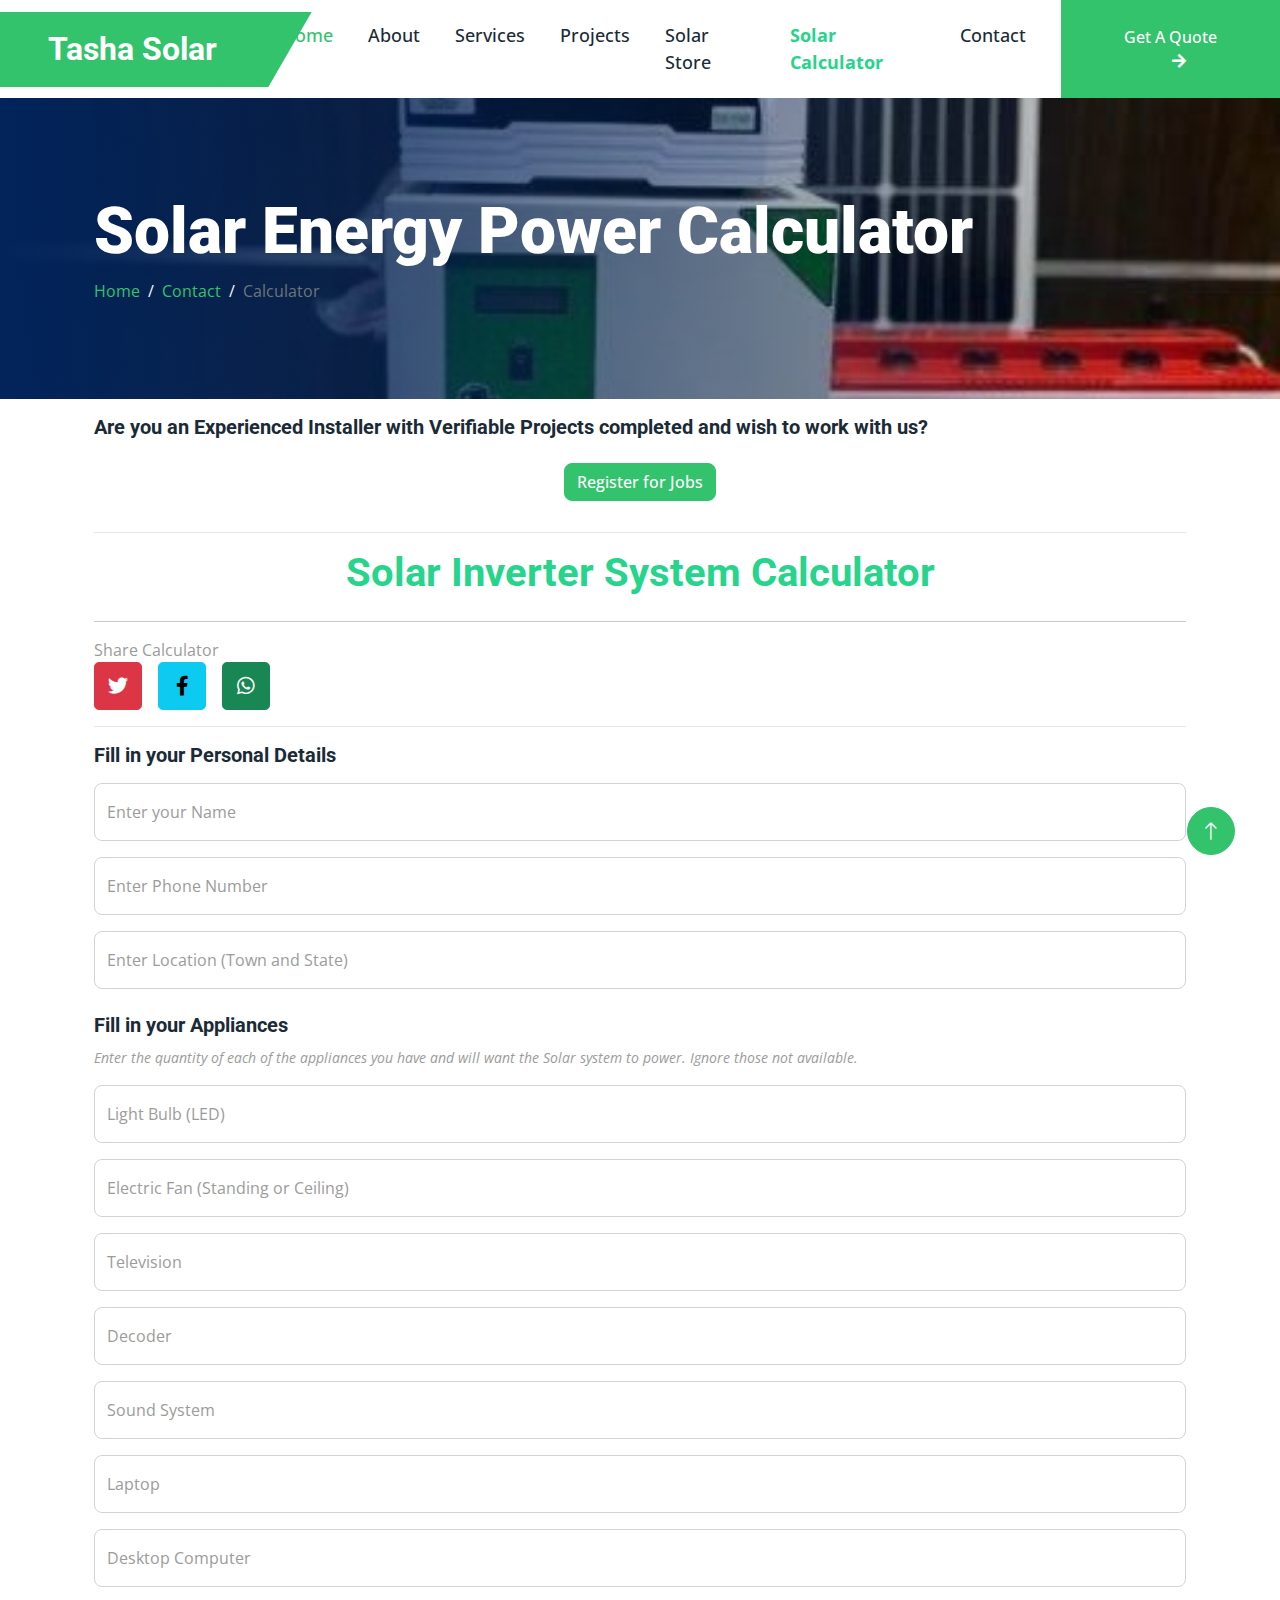
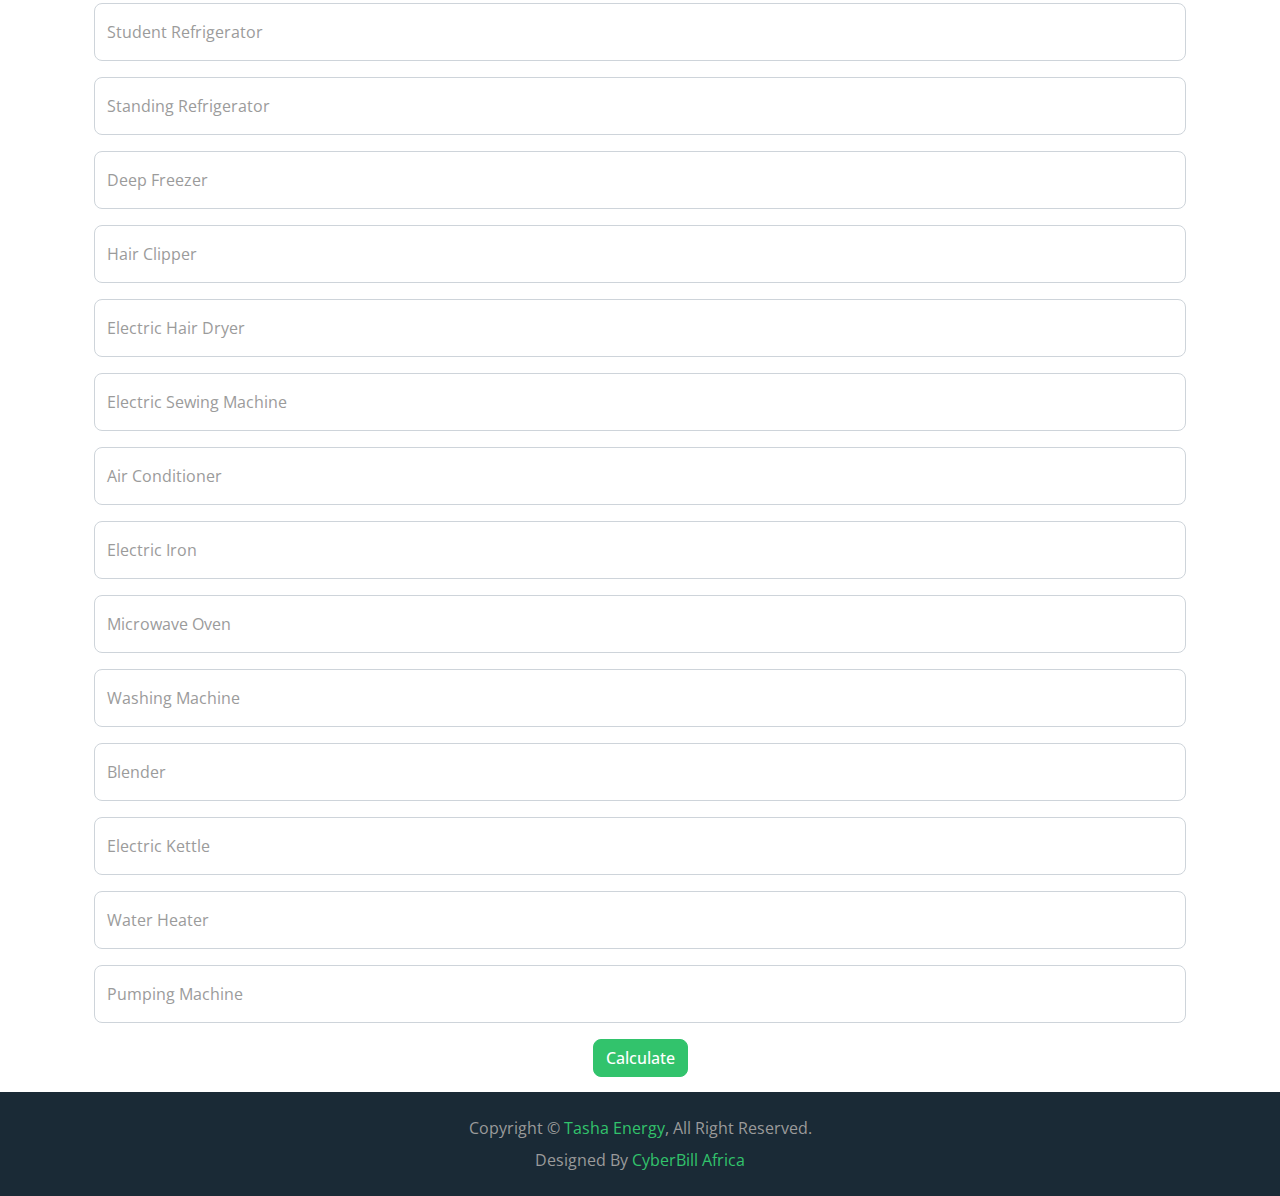
<file: calc.html>
<!DOCTYPE html>
<html lang="en">
<head>
    <meta charset="UTF-8">
    <meta name="viewport" content="width=device-width, initial-scale=1.0">
    <title>Solar Inverter System Calculator</title>
    <meta content="Solar inverter systems, renewable energy, solar panels, clean energy solutions" name="keywords">
    <meta content="Tasha Solar provides cutting-edge solar inverter systems and renewable energy solutions to power your home and business efficiently." name="description">
    <meta property="og:title" content="Solar Calculator: How much will it Cost you to Power your House? Find out!">
    <meta property="og:description"content="Find out Cost of Solar Inverter System for your energy need">
    <meta property="og:image" content="https://cyberbillafrica.github.io/artisanshub/img/solar-calc.jpeg" />
    <meta property="og:image:type" content="image/jpeg" />
    <meta property="og:image:width" content="1200" />
    <meta property="og:image:height" content="630" />
    <meta property="og:url" content="https://cyberbillafrica.github.io/artisanshub/solar.html" />
    <meta property="og:type" content="website" />
    
    <!-- Twitter Card Meta Tags -->
    <meta name="twitter:card" content="summary_large_image" />
    <meta name="twitter:title" content="Solar Calculator: How much will it Cost you to Power your House? Find out!" />
    <meta name="twitter:description" content="Calculate Your Solar Power System Requirement and Cost" />
    <meta name="twitter:image" content="https://cyberbillafrica.github.io/artisanshub/img/solar-calc.jpeg" />

    <link rel="stylesheet" href="https://cdnjs.cloudflare.com/ajax/libs/bootstrap/5.3.0/css/bootstrap.min.css">
   <!-- Favicon -->
    <link href="img/tasha-logo.jpeg" rel="icon">

    <!-- Google Web Fonts -->
    <link rel="preconnect" href="https://fonts.googleapis.com">
    <link rel="preconnect" href="https://fonts.gstatic.com" crossorigin>
    <link href="https://fonts.googleapis.com/css2?family=Open+Sans:wght@400;500&family=Roboto:wght@500;700;900&display=swap" rel="stylesheet"> 

    <!-- Icon Font Stylesheet -->
    <link href="https://cdnjs.cloudflare.com/ajax/libs/font-awesome/5.10.0/css/all.min.css" rel="stylesheet">
    <link href="https://cdn.jsdelivr.net/npm/bootstrap-icons@1.4.1/font/bootstrap-icons.css" rel="stylesheet">

    <!-- Libraries Stylesheet --
    <link href="lib/animate/animate.min.css" rel="stylesheet">
    <link href="lib/owlcarousel/assets/owl.carousel.min.css" rel="stylesheet">
    <link href="lib/lightbox/css/lightbox.min.css" rel="stylesheet">

    <!-- Customized Bootstrap Stylesheet -->
    <link href="css/bootstrap.min.css" rel="stylesheet">

    <!-- Template Stylesheet -->
    <link href="css/style.css" rel="stylesheet">
</head>

<body>
    <!-- Navbar Start -->
    <nav class="navbar navbar-expand-lg bg-white navbar-light sticky-top p-0">
        <a href="index.html" class="navbar-brand d-flex align-items-center border-end px-4 px-lg-5">
            <h2 class="m-0 text-white">Tasha Solar</h2>
        </a>
        <button type="button" class="navbar-toggler me-4" data-bs-toggle="collapse" data-bs-target="#navbarCollapse">
            <span class="navbar-toggler-icon"></span>
        </button>
        <div class="collapse navbar-collapse" id="navbarCollapse">
            <div class="navbar-nav ms-auto p-4 p-lg-0">
                <a href="index.html" class="nav-item nav-link active">Home</a>
                <a href="about.html" class="nav-item nav-link">About</a>
                <a href="service.html" class="nav-item nav-link">Services</a>
                <a href="project.html" class="nav-item nav-link">Projects</a>
                <a href="solar-store.html" class="nav-item nav-link">Solar Store</a>
                <a href="solar-calculator.html" class="nav-item nav-link" style="font-weight: bold; color: #26d48c;">Solar Calculator</a>
                <a href="contact.html" class="nav-item nav-link">Contact</a>
            </div>
            <a href="index.html/#quote" class="btn btn-primary rounded-0 py-4 px-lg-5 d-none d-lg-block">Get A Quote<i class="fa fa-arrow-right ms-3"></i></a>
        </div>
    </nav>
    <!-- Navbar End -->

<!-- Page Header Start -->
    <div class="container-fluid page-header py-5 mb-3 wow fadeIn" data-wow-delay="0.1s">
        <div class="container py-5">
            <h3 class="display-3 text-white animated slideInRight">Solar Energy Power Calculator</h3>
            <nav aria-label="breadcrumb">
                <ol class="breadcrumb animated slideInRight mb-0">
                    <li class="breadcrumb-item"><a href="#">Home</a></li>
                    <li class="breadcrumb-item"><a href="contact.html">Contact</a></li>
                    <li class="breadcrumb-item active" aria-current="page">Calculator</li>
                </ol>
            </nav>
        </div>
    </div>
    <!-- Page Header End -->
    
    <div class="container">
        
	    <div>
    <h5>Are you an Experienced Installer with Verifiable Projects completed and wish to work with us?</h5>
    <div style="display: flex; justify-content: center;">
        <a href="installers_reg.html"> <button class="btn btn-primary mt-3" style="margin-bottom: 15px;">Register for Jobs</button> </a>
    </div>
	 <hr>
		    <h1 class="text-center" style="color: #26d48c;">Solar Inverter System Calculator</h1>
   </div>
	    <!-- Share News Start-->
<hr
<h6 class="mt-4 mb-3 text-dark text-uppercase font-weight-bold">Share Calculator</h6>
<div class="d-flex justify-content-start">
    <a class="btn btn-lg btn-danger btn-lg-square me-3" id="twitter-share" target="_blank">
        <i class="fab fa-twitter"></i>
    </a>
    <a class="btn btn-lg btn-info btn-lg-square me-3" id="facebook-share" target="_blank">
        <i class="fab fa-facebook-f"></i>
    </a>
    <a class="btn btn-lg btn-success btn-lg-square" id="whatsapp-share" target="_blank">
        <i class="fab fa-whatsapp"></i>
    </a>
</div>
<hr>
<script>
    // Get the current page URL
    const pageUrl = encodeURIComponent(window.location.href);

    // Update share links dynamically
     document.getElementById("twitter-share").href = 
    `https://twitter.com/intent/tweet?url=${pageUrl}&text=Check%20out%20how%20much%20it%20will%20cost%20you%20to%20power%20your%20house%20or%20office%20with%20Solar%20Power%20System`;

     document.getElementById("facebook-share").href = 
    `https://www.facebook.com/sharer/sharer.php?u=${pageUrl}`;

     document.getElementById("whatsapp-share").href = 
    `https://api.whatsapp.com/send?text=Check%20out%20how%20much%20it%20will%20cost%20you%20to%20power%20your%20house%20or%20office%20with%20Solar%20Power%20System:%20${pageUrl}`;
</script>
<!-- Share News End-->
        
        <!-- User Details Section -->
        <h5>Fill in your Personal Details</h5><div id="user-details" class="mb-4">
            <div class="form-floating mt-3">
                <input type="text" class="form-control" id="userName" placeholder="Enter your Name" required>
                <label for="userName">Enter your Name</label>
            </div>
            <div class="form-floating mt-3">
                <input type="tel" class="form-control" id="userPhone" placeholder="Enter Phone Number" required>
                <label for="userPhone">Enter Phone Number</label>
            </div>
            <div class="form-floating mt-3">
                <input type="text" class="form-control" id="userLocation" placeholder="Enter Location (Town and City) " required>
                <label for="userLocation">Enter Location (Town and State)</label>
            </div>
        </div>
        
        <!-- Appliance Input Section -->
       <h5>Fill in your Appliances</h5>
        <small><i>Enter the quantity of each of the appliances you have and will want the Solar system to power. Ignore those not available.</i></small>
        <div id="form-container"></div>
        
        <!-- Calculate Button -->
        <div style="display: flex; justify-content: center;">
  <button id="calculateBtn" class="btn btn-primary mt-3" style="margin-bottom: 15px;">Calculate</button>
</div>

    <!-- Results Section -->
        <div id="result" class="mt-4 p-3 bg-light border rounded d-none">
            <h4 style="color: green;">Below is your Estimated System Requirements and Costs:</h4>
            <p id="totalPower" style="font-weight: bold;"></p>
            <p id="inverter"></p>
            <p id="batteries"></p>
            <p id="panels"></p>
            <p id="chargeController"></p>
            <p id="batteryRack"></p>
            <p id="cablesAccessories"></p>
            <p id="logisticsInstallation"></p>
            <h3 id="totalCost" style="color: red;"></h3>
        </div>
    </div>

<script>
        // Appliance Wattages
        const appliances = {
            "Light Bulb (LED)": 20,
            "Electric Fan (Standing or Ceiling)": 100,
            "Television": 150,
            "Decoder": 50,
            "Sound System": 200,
            "Laptop": 100,
            "Desktop Computer": 300,
            "Student Refrigerator": 400,
            "Standing Refrigerator": 700,
            "Deep Freezer": 800,
            "Hair Clipper": 30,
            "Electric Hair Dryer": 2000,
            "Electric Sewing Machine": 500,
            "Air Conditioner": 2000,
            "Electric Iron": 1500,
            "Microwave Oven": 1000,
            "Washing Machine": 1000,
            "Blender": 700,
            "Electric Kettle": 1500,
            "Water Heater": 2000,
            "Pumping Machine": 2000
        };

        // Pricing Data
        const pricing = {
            inverters: [140000, 180000, 230000, 290000, 390000, 450000, 650000, 1200000, 1400000],
            panels: { "250W": 70000, "350W": 100000 },
            chargeControllers: [80000, 100000, 150000, 230000, 260000],
            batteryRack: [30000, 40000, 60000, 100000, 120000, 130000, 170000, 220000, 300000],
            cablesAccessories: [60000, 70000, 90000, 100000, 120000, 140000, 180000, 220000, 250000],
            logisticsInstallation: [80000, 100000, 120000, 150000, 170000, 180000, 250000, 300000, 400000],
            batteries: 300000
        };

        // Populate Form with Appliances
        const formContainer = document.getElementById("form-container");
        Object.keys(appliances).forEach((appliance, index) => {
            formContainer.innerHTML += `
                <div class="form-floating mt-3">
                    <input type="number" class="form-control" id="appliance-${index}" placeholder="${appliance}" min="0">
                    <label for="appliance-${index}">${appliance}</label>
                </div>`;
        });
        
// Function to Submit Data to Google Sheets
function submitToSheet(name, phone, location, totalPower, totalCost) {
    const scriptUrl = "https://script.google.com/macros/s/AKfycbyq5GJ32feSN4MOHZPmxoT9TIkCoMEMQOiZpeZlGkTDLuB-OaQDZ3znSsMAE5F8m9fE/exec"; // Replace with your deployed Apps Script URL

    const formData = new FormData();
    formData.append("name", name);
    formData.append("phone", phone);
    formData.append("location", location);
    formData.append("totalPower", totalPower);
    formData.append("totalCost", totalCost);

    fetch(scriptUrl, { method: "POST", body: formData })
        .then(response => response.json())
        .then(data => console.log(data.status === "success" ? "Data submitted successfully!" : "Error submitting data."))
        .catch(() => console.log("There was an error submitting the data. Please try again."));
}


        // Calculate Total Power and Materials
        document.getElementById("calculateBtn").addEventListener("click", () => {
            const name = document.getElementById("userName").value.trim();
            const phone = document.getElementById("userPhone").value.trim();
            const location = document.getElementById("userLocation").value.trim();

            // Validate User Details
            if (!name || !phone || !location) {
                alert("Please fill out your Name, Phone Number, and Location to calculate.");
                return;
            }

            // Validate phone number (must be a valid Nigerian number with exactly 11 digits)
            const phoneRegex = /^(070|080|081|090|091|071|093|094|095|096|097|098|099)[0-9]{8}$/;
            if (!phoneRegex.test(phone)) {
                alert("Please enter a valid Nigerian phone number with 11 digits.");
                return;
            }

            let isValid = true;
            Object.keys(appliances).forEach((appliance, index) => {
                const quantity = document.getElementById(`appliance-${index}`).value;
                if (quantity && (isNaN(quantity) || quantity < 0)) {
                    alert(`Please enter a valid number for ${appliance}.`);
                    isValid = false;
                }
            });

            if (!isValid) return;

            let totalPower = 0;
            Object.values(appliances).forEach((watt, index) => {
                const quantity = parseInt(document.getElementById(`appliance-${index}`).value) || 0;
                totalPower += watt * quantity;
            });

            // Determine Inverter Capacity and Costs
            const inverterIndex = totalPower <= 1000 ? 0 : totalPower <= 1500 ? 1 : totalPower <= 2000 ? 2 :
                totalPower <= 2500 ? 3 : totalPower <= 3000 ? 4 : totalPower <= 3500 ? 5 :
                totalPower <= 5000 ? 6 : totalPower <= 7500 ? 7 : 8;
            const inverterCapacity = ["1kVA", "1.5kVA", "2kVA", "2.5kVA", "3kVA", "3.5kVA", "5kVA", "7.5kVA", "10kVA"][inverterIndex];
            const inverterCost = pricing.inverters[inverterIndex];

            // Determine Batteries
            const batteries = inverterIndex === 0 ? 1 : inverterIndex === 1 ? 2 : inverterIndex <= 3 ? 4 :
                inverterIndex <= 5 ? 8 : inverterIndex <= 7 ? 12 : 16;
            const batteryCost = batteries * pricing.batteries;

            // Determine Panels
            const panelType = inverterIndex <= 5 ? "250W" : "350W";
            const panels = inverterIndex <= 5 ? batteries * 3 : batteries * 2;
            const panelCost = panels * pricing.panels[panelType];

            // Determine Charge Controller
            const chargeControllerIndex = inverterIndex <= 1 ? 0 : inverterIndex <= 3 ? 1 :
                inverterIndex <= 5 ? 2 : inverterIndex === 6 ? 3 : 4;
            const chargeControllerCost = pricing.chargeControllers[chargeControllerIndex];

            // Additional Costs
            const batteryRackCost = pricing.batteryRack[inverterIndex];
            const cablesAccessoriesCost = pricing.cablesAccessories[inverterIndex];
            const logisticsInstallationCost = pricing.logisticsInstallation[inverterIndex];

            // Total Cost
            const totalCost = inverterCost + batteryCost + panelCost + chargeControllerCost +
                batteryRackCost + cablesAccessoriesCost + logisticsInstallationCost;

            // Display Results
            document.getElementById("result").classList.remove("d-none");
            document.getElementById("totalPower").innerText = `Estimated Total Power Requirement = ${totalPower} Watts`;
            document.getElementById("inverter").innerText = `Solar Inverter: ${inverterCapacity} (₦${inverterCost.toLocaleString()})`;
            document.getElementById("batteries").innerText = `Tall Tubular Batteries: ${batteries} (₦${batteryCost.toLocaleString()})`;
            document.getElementById("panels").innerText = `Solar Panels: ${panels} x ${panelType} (₦${panelCost.toLocaleString()})`;
            document.getElementById("chargeController").innerText = `MPPT Charge Controller: ₦${chargeControllerCost.toLocaleString()}`;
            document.getElementById("batteryRack").innerText = `Battery Rack & Solar Rails: ₦${batteryRackCost.toLocaleString()}`;
            document.getElementById("cablesAccessories").innerText = `Cables & Accessories: ₦${cablesAccessoriesCost.toLocaleString()}`;
            document.getElementById("logisticsInstallation").innerText = `Logistics & Installation: ₦${logisticsInstallationCost.toLocaleString()}`;
            document.getElementById("totalCost").innerText = `Estimated Total Cost: ₦${totalCost.toLocaleString()}`;

             
             // Submit to Google Sheets
    submitToSheet(name, phone, location, totalPower, totalCost);
            
            // WhatsApp Link
            const whatsappNumber = "2348022987177"; 
            const message = encodeURIComponent(`
                Hello, I need assistance with my solar power setup. Here are my requirements from Calculation:
                - Total Power Requirement: ${totalPower}W
                - Inverter: ${inverterCapacity} (₦${inverterCost.toLocaleString()})
                - Batteries: ${batteries} (₦${batteryCost.toLocaleString()})
                - Solar Panels: ${panels} x ${panelType} (₦${panelCost.toLocaleString()})
                - Charge Controller: ₦${chargeControllerCost.toLocaleString()}
                - Battery Rack & Rails: ₦${batteryRackCost.toLocaleString()}
                - Cables & Accessories: ₦${cablesAccessoriesCost.toLocaleString()}
                - Logistics & Installation: ₦${logisticsInstallationCost.toLocaleString()}
                - Estimated Total Cost: ₦${totalCost.toLocaleString()}
                I would like to discuss my specific needs.
            `);

            // Insert WhatsApp link into the result
            document.getElementById("result").insertAdjacentHTML("beforeend", `
                <div class="mt-3">
                    <hr>
                    <p><i>Want to learn more, have specific questions or discuss further?</i></p>
                    <a href="https://wa.me/${whatsappNumber}?text=${message}" 
                       class="btn btn-primary" target="_blank">
                       Chat Now with an Expert <i class="fa fa-arrow-right ms-2"></i>
                    </a>
                </div>
            `);
        });
    </script>

       
<!-- <script>
    
    // Appliance Wattages
    const appliances = {
        "Light Bulb (LED)": 20,
        "Electric Fan (Standing or Ceiling)": 100,
        "Television": 150,
        "Decoder": 50,
        "Sound System": 200,
        "Laptop": 100,
        "Desktop Computer": 300,
        "Student Refrigerator": 400,
        "Standing Refrigerator": 700,
        "Deep Freezer": 800,
        "Hair Clipper": 30,
        "Electric Hair Dryer": 2000,
        "Electric Sewing Machine": 500,
        "Air Conditioner": 2000,
        "Electric Iron": 1500,
        "Microwave Oven": 1000,
        "Washing Machine": 1000,
        "Blender": 700,
        "Electric Kettle": 1500,
        "Water Heater": 2000,
        "Pumping Machine": 2000
    };

    // Pricing Data
    const pricing = {
        inverters: [140000, 180000, 230000, 290000, 390000, 450000, 650000, 1200000, 1400000],
        panels: { "250W": 70000, "350W": 100000 },
        chargeControllers: [80000, 100000, 150000, 230000, 260000],
        batteryRack: [30000, 40000, 60000, 100000, 120000, 130000, 170000, 220000, 300000],
        cablesAccessories: [60000, 70000, 90000, 100000, 120000, 140000, 180000, 220000, 250000],
        logisticsInstallation: [80000, 100000, 120000, 150000, 170000, 180000, 250000, 300000, 400000],
        batteries: 300000
    };

    // Populate Form
    const formContainer = document.getElementById("form-container");
    Object.keys(appliances).forEach((appliance, index) => {
        formContainer.innerHTML += `
            <div class="form-floating mt-3">
                <input type="number" class="form-control" id="appliance-${index}" placeholder="${appliance}" min="0">
                <label for="appliance-${index}">${appliance}</label>
            </div>`;
    });
       
     // Function to Submit Data to Google Sheets
function submitToSheet(name, phone, location, totalPower, totalCost) {
    const scriptUrl = "https://script.google.com/macros/s/AKfycbyq5GJ32feSN4MOHZPmxoT9TIkCoMEMQOiZpeZlGkTDLuB-OaQDZ3znSsMAE5F8m9fE/exec"; // Replace with your deployed Apps Script URL

    const formData = new FormData();
    formData.append("name", name);
    formData.append("phone", phone);
    formData.append("location", location);
    formData.append("totalPower", totalPower);
    formData.append("totalCost", totalCost);

    fetch(scriptUrl, { method: "POST", body: formData })
        .then(response => response.json())
        .then(data => console.log(data.status === "success" ? "Data submitted successfully!" : "Error submitting data."))
        .catch(() => console.log("There was an error submitting the data. Please try again."));
}

    
    // Calculate Total Power and Materials
    document.getElementById("calculateBtn").addEventListener("click", () => {
        const name = document.getElementById("userName").value.trim();
        const phone = document.getElementById("userPhone").value.trim();
        const location = document.getElementById("userLocation").value.trim();

        // Validate User Details
        if (!name || !phone || !location) {
            alert("Please fill out your Name, Phone Number, and Location to calculate.");
            return;
        }

            // Validate phone number (must be a valid Nigerian number with exactly 11 digits)
    const phoneRegex = /^(070|080|081|090|091|071|093|094|095|096|097|098|099)[0-9]{8}$/;
    if (!phoneRegex.test(phone)) {
        alert("Please enter a valid Nigerian phone number with 11 digits.");
        return;
    }

    // Validate power consumption input fields: Ensure that the user enters valid numbers
    let isValid = true;
    Object.keys(appliances).forEach((appliance, index) => {
        const quantity = document.getElementById(`appliance-${index}`).value;
        if (quantity && (isNaN(quantity) || quantity < 0)) {
            alert(`Please enter a valid number for ${appliance}.`);
            isValid = false;
        }
    });

    if (!isValid) return;
        
        let totalPower = 0;
        Object.values(appliances).forEach((watt, index) => {
            const quantity = parseInt(document.getElementById(`appliance-${index}`).value) || 0;
            totalPower += watt * quantity;
        });

        // Determine Inverter Capacity
        const inverterIndex = totalPower <= 1000 ? 0 : totalPower <= 1500 ? 1 : totalPower <= 2000 ? 2 :
            totalPower <= 2500 ? 3 : totalPower <= 3000 ? 4 : totalPower <= 3500 ? 5 :
            totalPower <= 5000 ? 6 : totalPower <= 7500 ? 7 : 8;
        const inverterCapacity = ["1kVA", "1.5kVA", "2kVA", "2.5kVA", "3kVA", "3.5kVA", "5kVA", "7.5kVA", "10kVA"][inverterIndex];
        const inverterCost = pricing.inverters[inverterIndex];

        // Determine Batteries (1kVA -> 1 battery, 1.5kVA -> 2 batteries, etc.)
        const batteries = inverterIndex === 0 ? 1 : inverterIndex === 1 ? 2 : inverterIndex <= 3 ? 4 :
            inverterIndex <= 5 ? 8 : inverterIndex <= 7 ? 12 : 16;
        const batteryCost = batteries * pricing.batteries;

        // Determine Solar Panels
        const panelType = inverterIndex <= 5 ? "250W" : "350W";
        const panels = inverterIndex <= 5 ? batteries * 3 : batteries * 2;
        const panelCost = panels * pricing.panels[panelType];

        // Determine Charge Controller
        const chargeControllerIndex = inverterIndex <= 1 ? 0 : inverterIndex <= 3 ? 1 :
            inverterIndex <= 5 ? 2 : inverterIndex === 6 ? 3 : 4;
        const chargeControllerCost = pricing.chargeControllers[chargeControllerIndex];

        // Additional Costs
        const batteryRackCost = pricing.batteryRack[inverterIndex];
        const cablesAccessoriesCost = pricing.cablesAccessories[inverterIndex];
        const logisticsInstallationCost = pricing.logisticsInstallation[inverterIndex];

        // Total Cost
        const totalCost = inverterCost + batteryCost + panelCost + chargeControllerCost +
            batteryRackCost + cablesAccessoriesCost + logisticsInstallationCost;

        // Display Results
        document.getElementById("result").classList.remove("d-none");
        document.getElementById("totalPower").innerText = `Estimated Total Power Requirement = ${totalPower} Watts`;
        document.getElementById("inverter").innerText = `Solar Inverter: ${inverterCapacity} (₦${inverterCost.toLocaleString()})`;
        document.getElementById("batteries").innerText = `Tall Tubular Batteries: ${batteries} (₦${batteryCost.toLocaleString()})`;
        document.getElementById("panels").innerText = `Solar Panels: ${panels} x ${panelType} (₦${panelCost.toLocaleString()})`;
        document.getElementById("chargeController").innerText = `MPPT Charge Controller: ₦${chargeControllerCost.toLocaleString()}`;
        document.getElementById("batteryRack").innerText = `Battery Rack & Solar Rails: ₦${batteryRackCost.toLocaleString()}`;
        document.getElementById("cablesAccessories").innerText = `Cables & Accessories: ₦${cablesAccessoriesCost.toLocaleString()}`;
        document.getElementById("logisticsInstallation").innerText = `Logistics & Installation: ₦${logisticsInstallationCost.toLocaleString()}`;
        document.getElementById("totalCost").innerText = `Estimated Total Cost: ₦${totalCost.toLocaleString()}`;

        // Silently send data to Google Sheets
  submitToSheet(name, phone, location, totalPower, totalCost);
            
        // Generate WhatsApp Link
        const whatsappNumber = "2348022987177"; // Replace with the expert's WhatsApp number
        const message = encodeURIComponent(
            `Hello, I need assistance with my solar power setup. Here are my requirements from Calculation:\n` +
            `- Total Power Requirement: ${totalPower}W\n` +
            `- Inverter: ${inverterCapacity} (₦${inverterCost.toLocaleString()})\n` +
            `- Batteries: ${batteries} (₦${batteryCost.toLocaleString()})\n` +
            `- Solar Panels: ${panels} x ${panelType} (₦${panelCost.toLocaleString()})\n` +
            `- Charge Controller: ₦${chargeControllerCost.toLocaleString()}\n` +
            `- Battery Rack & Rails: ₦${batteryRackCost.toLocaleString()}\n` +
            `- Cables & Accessories: ₦${cablesAccessoriesCost.toLocaleString()}\n` +
            `- Logistics & Installation: ₦${logisticsInstallationCost.toLocaleString()}\n` +
            `- Estimated Total Cost: ₦${totalCost.toLocaleString()}\n\n` +
            `I would like to discuss my specific needs.`
        `);

        // Insert WhatsApp Link after the results section
document.getElementById("result").insertAdjacentHTML("beforeend", `
  <div class="mt-3">
    <hr>
    <p><i>Want to learn more, have specific questions or discuss further?</i></p>
    <a href="https://wa.me/${whatsappNumber}?text=${message}" 
       class="btn btn-primary" 
       target="_blank">
       Chat Now with an Expert <i class="fa fa-arrow-right ms-2"></i>
    </a>
  </div>
     `);
    });
</script>

        <!-- Copyright Start -->
    <div class="container-fluid copyright bg-dark py-4">
        <div class="container text-center">
            <p class="mb-2">Copyright &copy; <a class="fw-semi-bold" href="index.html">Tasha Energy</a>, All Right Reserved.</p>
            <!--/*** This template is free as long as you keep the footer author’s credit link/attribution link/backlink. If you'd like to use the template without the footer author’s credit link/attribution link/backlink, you can purchase the Credit Removal License from "https://htmlcodex.com/credit-removal". Thank you for your support. ***/-->
            <p class="mb-0">Designed By <a class="fw-semi-bold" href="https://htmlcodex.com">CyberBill Africa</a></p>
        </div>
    </div>
    <!-- Copyright End -->

    <!-- Back to Top -->
    <a href="#" class="btn btn-lg btn-primary btn-lg-square rounded-circle back-to-top"><i class="bi bi-arrow-up"></i></a>


    <!-- JavaScript Libraries -->
    <script src="https://code.jquery.com/jquery-3.4.1.min.js"></script>
    <script src="https://cdn.jsdelivr.net/npm/bootstrap@5.0.0/dist/js/bootstrap.bundle.min.js"></script>
    <script src="lib/wow/wow.min.js"></script>
    <script src="lib/easing/easing.min.js"></script>
    <script src="lib/waypoints/waypoints.min.js"></script>
    <script src="lib/counterup/counterup.min.js"></script>
    <script src="lib/owlcarousel/owl.carousel.min.js"></script>
    <script src="lib/isotope/isotope.pkgd.min.js"></script>
    <script src="lib/lightbox/js/lightbox.min.js"></script>

    <!-- Template Javascript -->
    <script src="js/main.js"></script>
</body>

</html>
</file>
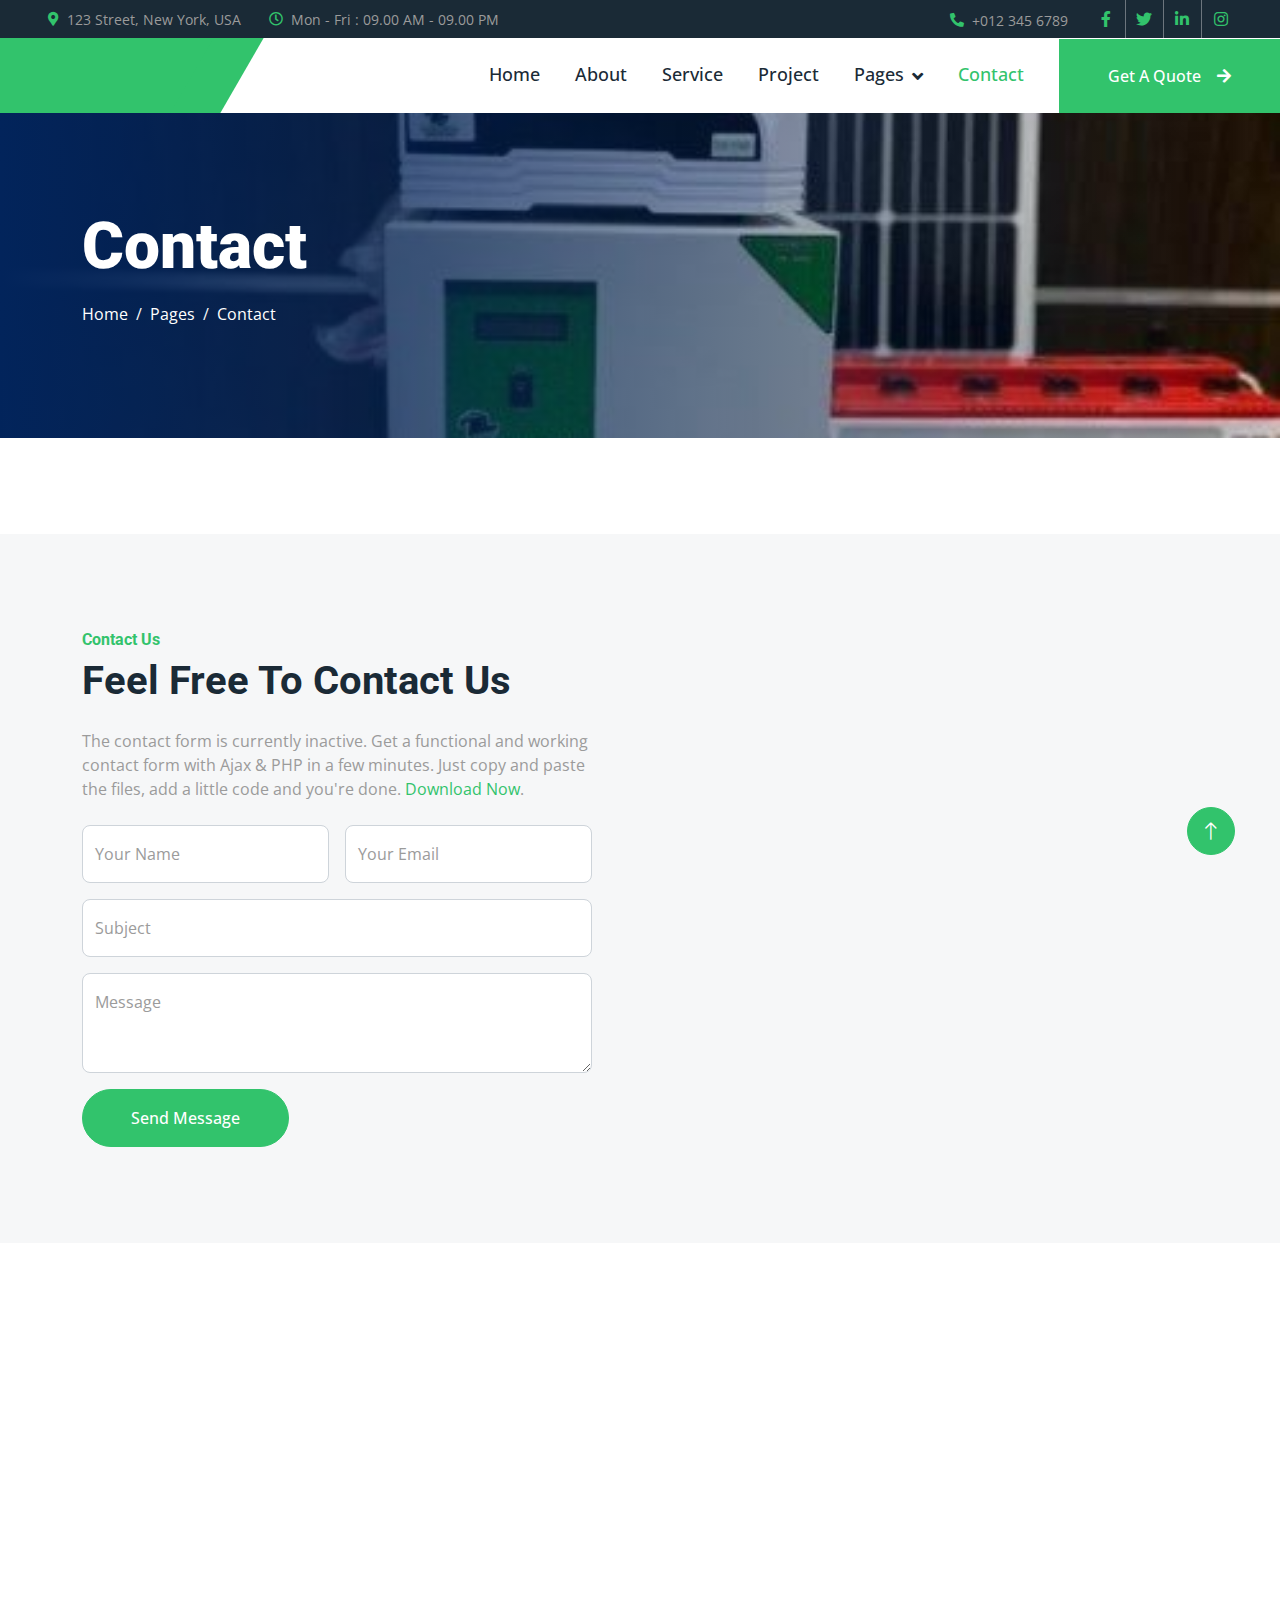
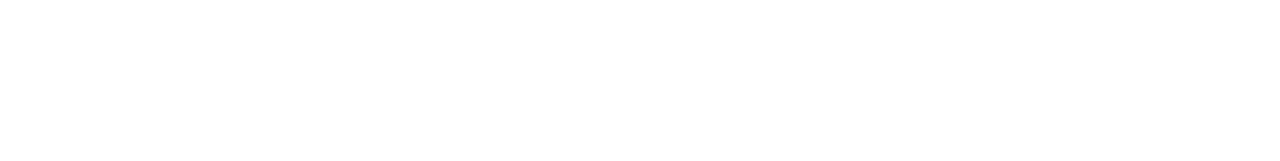
<file: contact.html>
<!DOCTYPE html>
<html lang="en">

<head>
    <meta charset="utf-8">
    <title>Solartec - Renewable Energy Website Template</title>
    <meta content="width=device-width, initial-scale=1.0" name="viewport">
    <meta content="" name="keywords">
    <meta content="" name="description">

    <!-- Favicon -->
    <link href="img/favicon.ico" rel="icon">

    <!-- Google Web Fonts -->
    <link rel="preconnect" href="https://fonts.googleapis.com">
    <link rel="preconnect" href="https://fonts.gstatic.com" crossorigin>
    <link href="https://fonts.googleapis.com/css2?family=Open+Sans:wght@400;500&family=Roboto:wght@500;700;900&display=swap" rel="stylesheet"> 

    <!-- Icon Font Stylesheet -->
    <link href="https://cdnjs.cloudflare.com/ajax/libs/font-awesome/5.10.0/css/all.min.css" rel="stylesheet">
    <link href="https://cdn.jsdelivr.net/npm/bootstrap-icons@1.4.1/font/bootstrap-icons.css" rel="stylesheet">

    <!-- Libraries Stylesheet -->
    <link href="lib/animate/animate.min.css" rel="stylesheet">
    <link href="lib/owlcarousel/assets/owl.carousel.min.css" rel="stylesheet">
    <link href="lib/lightbox/css/lightbox.min.css" rel="stylesheet">

    <!-- Customized Bootstrap Stylesheet -->
    <link href="css/bootstrap.min.css" rel="stylesheet">

    <!-- Template Stylesheet -->
    <link href="css/style.css" rel="stylesheet">
</head>

<body>
    <!-- Spinner Start -->
    <div id="spinner" class="show bg-white position-fixed translate-middle w-100 vh-100 top-50 start-50 d-flex align-items-center justify-content-center">
        <div class="spinner-border text-primary" style="width: 3rem; height: 3rem;" role="status">
            <span class="sr-only">Loading...</span>
        </div>
    </div>
    <!-- Spinner End -->


    <!-- Topbar Start -->
    <div class="container-fluid bg-dark p-0">
        <div class="row gx-0 d-none d-lg-flex">
            <div class="col-lg-7 px-5 text-start">
                <div class="h-100 d-inline-flex align-items-center me-4">
                    <small class="fa fa-map-marker-alt text-primary me-2"></small>
                    <small>123 Street, New York, USA</small>
                </div>
                <div class="h-100 d-inline-flex align-items-center">
                    <small class="far fa-clock text-primary me-2"></small>
                    <small>Mon - Fri : 09.00 AM - 09.00 PM</small>
                </div>
            </div>
            <div class="col-lg-5 px-5 text-end">
                <div class="h-100 d-inline-flex align-items-center me-4">
                    <small class="fa fa-phone-alt text-primary me-2"></small>
                    <small>+012 345 6789</small>
                </div>
                <div class="h-100 d-inline-flex align-items-center mx-n2">
                    <a class="btn btn-square btn-link rounded-0 border-0 border-end border-secondary" href=""><i class="fab fa-facebook-f"></i></a>
                    <a class="btn btn-square btn-link rounded-0 border-0 border-end border-secondary" href=""><i class="fab fa-twitter"></i></a>
                    <a class="btn btn-square btn-link rounded-0 border-0 border-end border-secondary" href=""><i class="fab fa-linkedin-in"></i></a>
                    <a class="btn btn-square btn-link rounded-0" href=""><i class="fab fa-instagram"></i></a>
                </div>
            </div>
        </div>
    </div>
    <!-- Topbar End -->


    <!-- Navbar Start -->
    <nav class="navbar navbar-expand-lg bg-white navbar-light sticky-top p-0">
        <a href="index.html" class="navbar-brand d-flex align-items-center border-end px-4 px-lg-5">
            <h2 class="m-0 text-primary">Solartec</h2>
        </a>
        <button type="button" class="navbar-toggler me-4" data-bs-toggle="collapse" data-bs-target="#navbarCollapse">
            <span class="navbar-toggler-icon"></span>
        </button>
        <div class="collapse navbar-collapse" id="navbarCollapse">
            <div class="navbar-nav ms-auto p-4 p-lg-0">
                <a href="index.html" class="nav-item nav-link">Home</a>
                <a href="about.html" class="nav-item nav-link">About</a>
                <a href="service.html" class="nav-item nav-link">Service</a>
                <a href="project.html" class="nav-item nav-link">Project</a>
                <div class="nav-item dropdown">
                    <a href="#" class="nav-link dropdown-toggle" data-bs-toggle="dropdown">Pages</a>
                    <div class="dropdown-menu bg-light m-0">
                        <a href="feature.html" class="dropdown-item">Feature</a>
                        <a href="quote.html" class="dropdown-item">Free Quote</a>
                        <a href="team.html" class="dropdown-item">Our Team</a>
                        <a href="testimonial.html" class="dropdown-item">Testimonial</a>
                        <a href="404.html" class="dropdown-item">404 Page</a>
                    </div>
                </div>
                <a href="contact.html" class="nav-item nav-link active">Contact</a>
            </div>
            <a href="" class="btn btn-primary rounded-0 py-4 px-lg-5 d-none d-lg-block">Get A Quote<i class="fa fa-arrow-right ms-3"></i></a>
        </div>
    </nav>
    <!-- Navbar End -->


    <!-- Page Header Start -->
    <div class="container-fluid page-header py-5 mb-5">
        <div class="container py-5">
            <h1 class="display-3 text-white mb-3 animated slideInDown">Contact</h1>
            <nav aria-label="breadcrumb animated slideInDown">
                <ol class="breadcrumb">
                    <li class="breadcrumb-item"><a class="text-white" href="#">Home</a></li>
                    <li class="breadcrumb-item"><a class="text-white" href="#">Pages</a></li>
                    <li class="breadcrumb-item text-white active" aria-current="page">Contact</li>
                </ol>
            </nav>
        </div>
    </div>
    <!-- Page Header End -->


    <!-- Contact Start -->
    <div class="container-fluid bg-light overflow-hidden px-lg-0" style="margin: 6rem 0;">
        <div class="container contact px-lg-0">
            <div class="row g-0 mx-lg-0">
                <div class="col-lg-6 contact-text py-5 wow fadeIn" data-wow-delay="0.5s">
                    <div class="p-lg-5 ps-lg-0">
                        <h6 class="text-primary">Contact Us</h6>
                        <h1 class="mb-4">Feel Free To Contact Us</h1>
                        <p class="mb-4">The contact form is currently inactive. Get a functional and working contact form with Ajax & PHP in a few minutes. Just copy and paste the files, add a little code and you're done. <a href="https://htmlcodex.com/contact-form">Download Now</a>.</p>
                        <form>
                            <div class="row g-3">
                                <div class="col-md-6">
                                    <div class="form-floating">
                                        <input type="text" class="form-control" id="name" placeholder="Your Name">
                                        <label for="name">Your Name</label>
                                    </div>
                                </div>
                                <div class="col-md-6">
                                    <div class="form-floating">
                                        <input type="email" class="form-control" id="email" placeholder="Your Email">
                                        <label for="email">Your Email</label>
                                    </div>
                                </div>
                                <div class="col-12">
                                    <div class="form-floating">
                                        <input type="text" class="form-control" id="subject" placeholder="Subject">
                                        <label for="subject">Subject</label>
                                    </div>
                                </div>
                                <div class="col-12">
                                    <div class="form-floating">
                                        <textarea class="form-control" placeholder="Leave a message here" id="message" style="height: 100px"></textarea>
                                        <label for="message">Message</label>
                                    </div>
                                </div>
                                <div class="col-12">
                                    <button class="btn btn-primary rounded-pill py-3 px-5" type="submit">Send Message</button>
                                </div>
                            </div>
                        </form>
                    </div>
                </div>
                <div class="col-lg-6 pe-lg-0" style="min-height: 400px;">
                    <div class="position-relative h-100">
                        <iframe class="position-absolute w-100 h-100" style="object-fit: cover;"
                        src="https://www.google.com/maps/embed?pb=!1m18!1m12!1m3!1d3001156.4288297426!2d-78.01371936852176!3d42.72876761954724!2m3!1f0!2f0!3f0!3m2!1i1024!2i768!4f13.1!3m3!1m2!1s0x4ccc4bf0f123a5a9%3A0xddcfc6c1de189567!2sNew%20York%2C%20USA!5e0!3m2!1sen!2sbd!4v1603794290143!5m2!1sen!2sbd"
                        frameborder="0" allowfullscreen="" aria-hidden="false"
                        tabindex="0"></iframe>
                    </div>
                </div>
            </div>
        </div>
    </div>
    <!-- Contact End -->


    <!-- Footer Start -->
    <div class="container-fluid bg-dark text-body footer mt-5 pt-5 wow fadeIn" data-wow-delay="0.1s">
        <div class="container py-5">
            <div class="row g-5">
                <div class="col-lg-3 col-md-6">
                    <h5 class="text-white mb-4">Address</h5>
                    <p class="mb-2"><i class="fa fa-map-marker-alt me-3"></i>123 Street, New York, USA</p>
                    <p class="mb-2"><i class="fa fa-phone-alt me-3"></i>+012 345 67890</p>
                    <p class="mb-2"><i class="fa fa-envelope me-3"></i>info@example.com</p>
                    <div class="d-flex pt-2">
                        <a class="btn btn-square btn-outline-light btn-social" href=""><i class="fab fa-twitter"></i></a>
                        <a class="btn btn-square btn-outline-light btn-social" href=""><i class="fab fa-facebook-f"></i></a>
                        <a class="btn btn-square btn-outline-light btn-social" href=""><i class="fab fa-youtube"></i></a>
                        <a class="btn btn-square btn-outline-light btn-social" href=""><i class="fab fa-linkedin-in"></i></a>
                    </div>
                </div>
                <div class="col-lg-3 col-md-6">
                    <h5 class="text-white mb-4">Quick Links</h5>
                    <a class="btn btn-link" href="">About Us</a>
                    <a class="btn btn-link" href="">Contact Us</a>
                    <a class="btn btn-link" href="">Our Services</a>
                    <a class="btn btn-link" href="">Terms & Condition</a>
                    <a class="btn btn-link" href="">Support</a>
                </div>
                <div class="col-lg-3 col-md-6">
                    <h5 class="text-white mb-4">Project Gallery</h5>
                    <div class="row g-2">
                        <div class="col-4">
                            <img class="img-fluid rounded" src="img/gallery-1.jpg" alt="">
                        </div>
                        <div class="col-4">
                            <img class="img-fluid rounded" src="img/gallery-2.jpg" alt="">
                        </div>
                        <div class="col-4">
                            <img class="img-fluid rounded" src="img/gallery-3.jpg" alt="">
                        </div>
                        <div class="col-4">
                            <img class="img-fluid rounded" src="img/gallery-4.jpg" alt="">
                        </div>
                        <div class="col-4">
                            <img class="img-fluid rounded" src="img/gallery-5.jpg" alt="">
                        </div>
                        <div class="col-4">
                            <img class="img-fluid rounded" src="img/gallery-6.jpg" alt="">
                        </div>
                    </div>
                </div>
                <div class="col-lg-3 col-md-6">
                    <h5 class="text-white mb-4">Newsletter</h5>
                    <p>Dolor amet sit justo amet elitr clita ipsum elitr est.</p>
                    <div class="position-relative mx-auto" style="max-width: 400px;">
                        <input class="form-control border-0 w-100 py-3 ps-4 pe-5" type="text" placeholder="Your email">
                        <button type="button" class="btn btn-primary py-2 position-absolute top-0 end-0 mt-2 me-2">SignUp</button>
                    </div>
                </div>
            </div>
        </div>
        <div class="container">
            <div class="copyright">
                <div class="row">
                    <div class="col-md-6 text-center text-md-start mb-3 mb-md-0">
                        &copy; <a href="#">Your Site Name</a>, All Right Reserved.
                    </div>
                    <div class="col-md-6 text-center text-md-end">
                        <!--/*** This template is free as long as you keep the footer author’s credit link/attribution link/backlink. If you'd like to use the template without the footer author’s credit link/attribution link/backlink, you can purchase the Credit Removal License from "https://htmlcodex.com/credit-removal". Thank you for your support. ***/-->
                        Designed By <a href="https://htmlcodex.com">HTML Codex</a>
                    </div>
                </div>
            </div>
        </div>
    </div>
    <!-- Footer End -->


    <!-- Back to Top -->
    <a href="#" class="btn btn-lg btn-primary btn-lg-square rounded-circle back-to-top"><i class="bi bi-arrow-up"></i></a>


    <!-- JavaScript Libraries -->
    <script src="https://code.jquery.com/jquery-3.4.1.min.js"></script>
    <script src="https://cdn.jsdelivr.net/npm/bootstrap@5.0.0/dist/js/bootstrap.bundle.min.js"></script>
    <script src="lib/wow/wow.min.js"></script>
    <script src="lib/easing/easing.min.js"></script>
    <script src="lib/waypoints/waypoints.min.js"></script>
    <script src="lib/counterup/counterup.min.js"></script>
    <script src="lib/owlcarousel/owl.carousel.min.js"></script>
    <script src="lib/isotope/isotope.pkgd.min.js"></script>
    <script src="lib/lightbox/js/lightbox.min.js"></script>

    <!-- Template Javascript -->
    <script src="js/main.js"></script>
</body>

</html>
</file>
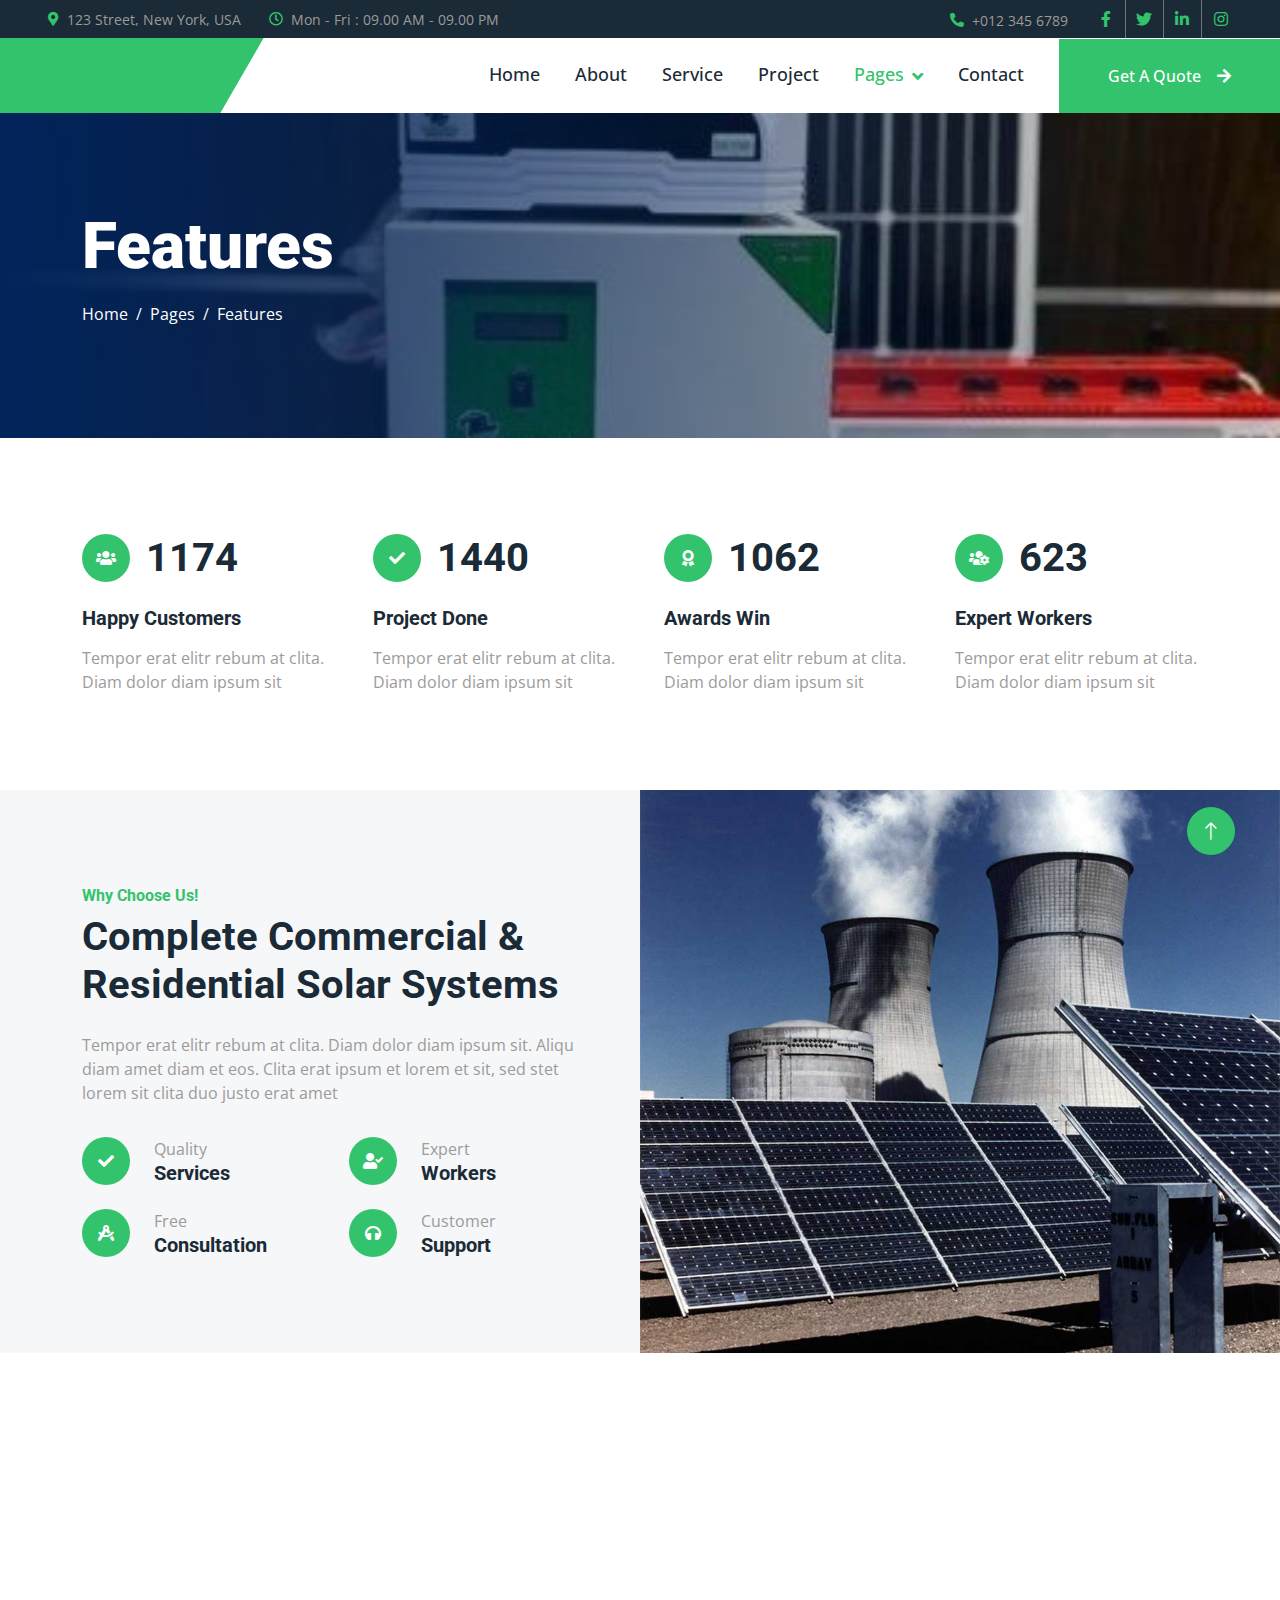
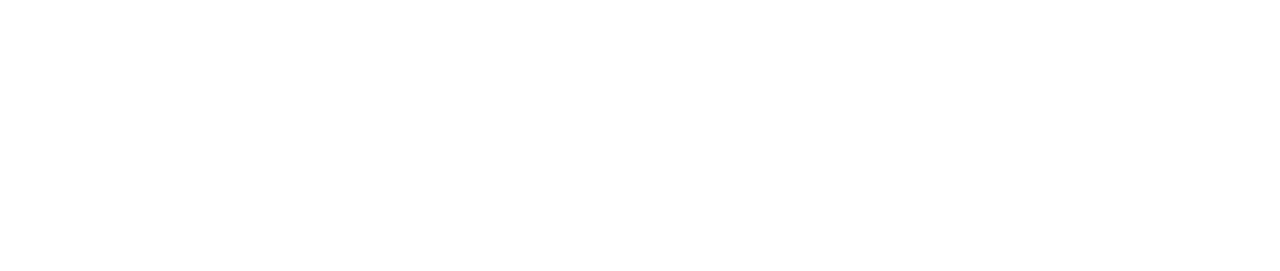
<file: feature.html>
<!DOCTYPE html>
<html lang="en">

<head>
    <meta charset="utf-8">
    <title>Solartec - Renewable Energy Website Template</title>
    <meta content="width=device-width, initial-scale=1.0" name="viewport">
    <meta content="" name="keywords">
    <meta content="" name="description">

    <!-- Favicon -->
    <link href="img/favicon.ico" rel="icon">

    <!-- Google Web Fonts -->
    <link rel="preconnect" href="https://fonts.googleapis.com">
    <link rel="preconnect" href="https://fonts.gstatic.com" crossorigin>
    <link href="https://fonts.googleapis.com/css2?family=Open+Sans:wght@400;500&family=Roboto:wght@500;700;900&display=swap" rel="stylesheet"> 

    <!-- Icon Font Stylesheet -->
    <link href="https://cdnjs.cloudflare.com/ajax/libs/font-awesome/5.10.0/css/all.min.css" rel="stylesheet">
    <link href="https://cdn.jsdelivr.net/npm/bootstrap-icons@1.4.1/font/bootstrap-icons.css" rel="stylesheet">

    <!-- Libraries Stylesheet -->
    <link href="lib/animate/animate.min.css" rel="stylesheet">
    <link href="lib/owlcarousel/assets/owl.carousel.min.css" rel="stylesheet">
    <link href="lib/lightbox/css/lightbox.min.css" rel="stylesheet">

    <!-- Customized Bootstrap Stylesheet -->
    <link href="css/bootstrap.min.css" rel="stylesheet">

    <!-- Template Stylesheet -->
    <link href="css/style.css" rel="stylesheet">
</head>

<body>
    <!-- Spinner Start -->
    <div id="spinner" class="show bg-white position-fixed translate-middle w-100 vh-100 top-50 start-50 d-flex align-items-center justify-content-center">
        <div class="spinner-border text-primary" style="width: 3rem; height: 3rem;" role="status">
            <span class="sr-only">Loading...</span>
        </div>
    </div>
    <!-- Spinner End -->


    <!-- Topbar Start -->
    <div class="container-fluid bg-dark p-0">
        <div class="row gx-0 d-none d-lg-flex">
            <div class="col-lg-7 px-5 text-start">
                <div class="h-100 d-inline-flex align-items-center me-4">
                    <small class="fa fa-map-marker-alt text-primary me-2"></small>
                    <small>123 Street, New York, USA</small>
                </div>
                <div class="h-100 d-inline-flex align-items-center">
                    <small class="far fa-clock text-primary me-2"></small>
                    <small>Mon - Fri : 09.00 AM - 09.00 PM</small>
                </div>
            </div>
            <div class="col-lg-5 px-5 text-end">
                <div class="h-100 d-inline-flex align-items-center me-4">
                    <small class="fa fa-phone-alt text-primary me-2"></small>
                    <small>+012 345 6789</small>
                </div>
                <div class="h-100 d-inline-flex align-items-center mx-n2">
                    <a class="btn btn-square btn-link rounded-0 border-0 border-end border-secondary" href=""><i class="fab fa-facebook-f"></i></a>
                    <a class="btn btn-square btn-link rounded-0 border-0 border-end border-secondary" href=""><i class="fab fa-twitter"></i></a>
                    <a class="btn btn-square btn-link rounded-0 border-0 border-end border-secondary" href=""><i class="fab fa-linkedin-in"></i></a>
                    <a class="btn btn-square btn-link rounded-0" href=""><i class="fab fa-instagram"></i></a>
                </div>
            </div>
        </div>
    </div>
    <!-- Topbar End -->


    <!-- Navbar Start -->
    <nav class="navbar navbar-expand-lg bg-white navbar-light sticky-top p-0">
        <a href="index.html" class="navbar-brand d-flex align-items-center border-end px-4 px-lg-5">
            <h2 class="m-0 text-primary">Solartec</h2>
        </a>
        <button type="button" class="navbar-toggler me-4" data-bs-toggle="collapse" data-bs-target="#navbarCollapse">
            <span class="navbar-toggler-icon"></span>
        </button>
        <div class="collapse navbar-collapse" id="navbarCollapse">
            <div class="navbar-nav ms-auto p-4 p-lg-0">
                <a href="index.html" class="nav-item nav-link">Home</a>
                <a href="about.html" class="nav-item nav-link">About</a>
                <a href="service.html" class="nav-item nav-link">Service</a>
                <a href="project.html" class="nav-item nav-link">Project</a>
                <div class="nav-item dropdown">
                    <a href="#" class="nav-link dropdown-toggle active" data-bs-toggle="dropdown">Pages</a>
                    <div class="dropdown-menu bg-light m-0">
                        <a href="feature.html" class="dropdown-item active">Feature</a>
                        <a href="quote.html" class="dropdown-item">Free Quote</a>
                        <a href="team.html" class="dropdown-item">Our Team</a>
                        <a href="testimonial.html" class="dropdown-item">Testimonial</a>
                        <a href="404.html" class="dropdown-item">404 Page</a>
                    </div>
                </div>
                <a href="contact.html" class="nav-item nav-link">Contact</a>
            </div>
            <a href="" class="btn btn-primary rounded-0 py-4 px-lg-5 d-none d-lg-block">Get A Quote<i class="fa fa-arrow-right ms-3"></i></a>
        </div>
    </nav>
    <!-- Navbar End -->


    <!-- Page Header Start -->
    <div class="container-fluid page-header py-5 mb-5">
        <div class="container py-5">
            <h1 class="display-3 text-white mb-3 animated slideInDown">Features</h1>
            <nav aria-label="breadcrumb animated slideInDown">
                <ol class="breadcrumb">
                    <li class="breadcrumb-item"><a class="text-white" href="#">Home</a></li>
                    <li class="breadcrumb-item"><a class="text-white" href="#">Pages</a></li>
                    <li class="breadcrumb-item text-white active" aria-current="page">Features</li>
                </ol>
            </nav>
        </div>
    </div>
    <!-- Page Header End -->


    <!-- Feature Start -->
    <div class="container-xxl py-5">
        <div class="container">
            <div class="row g-5">
                <div class="col-md-6 col-lg-3 wow fadeIn" data-wow-delay="0.1s">
                    <div class="d-flex align-items-center mb-4">
                        <div class="btn-lg-square bg-primary rounded-circle me-3">
                            <i class="fa fa-users text-white"></i>
                        </div>
                        <h1 class="mb-0" data-toggle="counter-up">3453</h1>
                    </div>
                    <h5 class="mb-3">Happy Customers</h5>
                    <span>Tempor erat elitr rebum at clita. Diam dolor diam ipsum sit</span>
                </div>
                <div class="col-md-6 col-lg-3 wow fadeIn" data-wow-delay="0.3s">
                    <div class="d-flex align-items-center mb-4">
                        <div class="btn-lg-square bg-primary rounded-circle me-3">
                            <i class="fa fa-check text-white"></i>
                        </div>
                        <h1 class="mb-0" data-toggle="counter-up">4234</h1>
                    </div>
                    <h5 class="mb-3">Project Done</h5>
                    <span>Tempor erat elitr rebum at clita. Diam dolor diam ipsum sit</span>
                </div>
                <div class="col-md-6 col-lg-3 wow fadeIn" data-wow-delay="0.5s">
                    <div class="d-flex align-items-center mb-4">
                        <div class="btn-lg-square bg-primary rounded-circle me-3">
                            <i class="fa fa-award text-white"></i>
                        </div>
                        <h1 class="mb-0" data-toggle="counter-up">3123</h1>
                    </div>
                    <h5 class="mb-3">Awards Win</h5>
                    <span>Tempor erat elitr rebum at clita. Diam dolor diam ipsum sit</span>
                </div>
                <div class="col-md-6 col-lg-3 wow fadeIn" data-wow-delay="0.7s">
                    <div class="d-flex align-items-center mb-4">
                        <div class="btn-lg-square bg-primary rounded-circle me-3">
                            <i class="fa fa-users-cog text-white"></i>
                        </div>
                        <h1 class="mb-0" data-toggle="counter-up">1831</h1>
                    </div>
                    <h5 class="mb-3">Expert Workers</h5>
                    <span>Tempor erat elitr rebum at clita. Diam dolor diam ipsum sit</span>
                </div>
            </div>
        </div>
    </div>
    <!-- Feature Start -->


    <!-- Feature Start -->
    <div class="container-fluid bg-light overflow-hidden my-5 px-lg-0">
        <div class="container feature px-lg-0">
            <div class="row g-0 mx-lg-0">
                <div class="col-lg-6 feature-text py-5 wow fadeIn" data-wow-delay="0.1s">
                    <div class="p-lg-5 ps-lg-0">
                        <h6 class="text-primary">Why Choose Us!</h6>
                        <h1 class="mb-4">Complete Commercial & Residential Solar Systems</h1>
                        <p class="mb-4 pb-2">Tempor erat elitr rebum at clita. Diam dolor diam ipsum sit. Aliqu diam amet diam et eos. Clita erat ipsum et lorem et sit, sed stet lorem sit clita duo justo erat amet</p>
                        <div class="row g-4">
                            <div class="col-6">
                                <div class="d-flex align-items-center">
                                    <div class="btn-lg-square bg-primary rounded-circle">
                                        <i class="fa fa-check text-white"></i>
                                    </div>
                                    <div class="ms-4">
                                        <p class="mb-0">Quality</p>
                                        <h5 class="mb-0">Services</h5>
                                    </div>
                                </div>
                            </div>
                            <div class="col-6">
                                <div class="d-flex align-items-center">
                                    <div class="btn-lg-square bg-primary rounded-circle">
                                        <i class="fa fa-user-check text-white"></i>
                                    </div>
                                    <div class="ms-4">
                                        <p class="mb-0">Expert</p>
                                        <h5 class="mb-0">Workers</h5>
                                    </div>
                                </div>
                            </div>
                            <div class="col-6">
                                <div class="d-flex align-items-center">
                                    <div class="btn-lg-square bg-primary rounded-circle">
                                        <i class="fa fa-drafting-compass text-white"></i>
                                    </div>
                                    <div class="ms-4">
                                        <p class="mb-0">Free</p>
                                        <h5 class="mb-0">Consultation</h5>
                                    </div>
                                </div>
                            </div>
                            <div class="col-6">
                                <div class="d-flex align-items-center">
                                    <div class="btn-lg-square bg-primary rounded-circle">
                                        <i class="fa fa-headphones text-white"></i>
                                    </div>
                                    <div class="ms-4">
                                        <p class="mb-0">Customer</p>
                                        <h5 class="mb-0">Support</h5>
                                    </div>
                                </div>
                            </div>
                        </div>
                    </div>
                </div>
                <div class="col-lg-6 pe-lg-0 wow fadeIn" data-wow-delay="0.5s" style="min-height: 400px;">
                    <div class="position-relative h-100">
                        <img class="position-absolute img-fluid w-100 h-100" src="img/feature.jpg" style="object-fit: cover;" alt="">
                    </div>
                </div>
            </div>
        </div>
    </div>
    <!-- Feature End -->
        

    <!-- Footer Start -->
    <div class="container-fluid bg-dark text-body footer pt-5 wow fadeIn" data-wow-delay="0.1s" style="margin-top: 6rem;">
        <div class="container py-5">
            <div class="row g-5">
                <div class="col-lg-3 col-md-6">
                    <h5 class="text-white mb-4">Address</h5>
                    <p class="mb-2"><i class="fa fa-map-marker-alt me-3"></i>123 Street, New York, USA</p>
                    <p class="mb-2"><i class="fa fa-phone-alt me-3"></i>+012 345 67890</p>
                    <p class="mb-2"><i class="fa fa-envelope me-3"></i>info@example.com</p>
                    <div class="d-flex pt-2">
                        <a class="btn btn-square btn-outline-light btn-social" href=""><i class="fab fa-twitter"></i></a>
                        <a class="btn btn-square btn-outline-light btn-social" href=""><i class="fab fa-facebook-f"></i></a>
                        <a class="btn btn-square btn-outline-light btn-social" href=""><i class="fab fa-youtube"></i></a>
                        <a class="btn btn-square btn-outline-light btn-social" href=""><i class="fab fa-linkedin-in"></i></a>
                    </div>
                </div>
                <div class="col-lg-3 col-md-6">
                    <h5 class="text-white mb-4">Quick Links</h5>
                    <a class="btn btn-link" href="">About Us</a>
                    <a class="btn btn-link" href="">Contact Us</a>
                    <a class="btn btn-link" href="">Our Services</a>
                    <a class="btn btn-link" href="">Terms & Condition</a>
                    <a class="btn btn-link" href="">Support</a>
                </div>
                <div class="col-lg-3 col-md-6">
                    <h5 class="text-white mb-4">Project Gallery</h5>
                    <div class="row g-2">
                        <div class="col-4">
                            <img class="img-fluid rounded" src="img/gallery-1.jpg" alt="">
                        </div>
                        <div class="col-4">
                            <img class="img-fluid rounded" src="img/gallery-2.jpg" alt="">
                        </div>
                        <div class="col-4">
                            <img class="img-fluid rounded" src="img/gallery-3.jpg" alt="">
                        </div>
                        <div class="col-4">
                            <img class="img-fluid rounded" src="img/gallery-4.jpg" alt="">
                        </div>
                        <div class="col-4">
                            <img class="img-fluid rounded" src="img/gallery-5.jpg" alt="">
                        </div>
                        <div class="col-4">
                            <img class="img-fluid rounded" src="img/gallery-6.jpg" alt="">
                        </div>
                    </div>
                </div>
                <div class="col-lg-3 col-md-6">
                    <h5 class="text-white mb-4">Newsletter</h5>
                    <p>Dolor amet sit justo amet elitr clita ipsum elitr est.</p>
                    <div class="position-relative mx-auto" style="max-width: 400px;">
                        <input class="form-control border-0 w-100 py-3 ps-4 pe-5" type="text" placeholder="Your email">
                        <button type="button" class="btn btn-primary py-2 position-absolute top-0 end-0 mt-2 me-2">SignUp</button>
                    </div>
                </div>
            </div>
        </div>
        <div class="container">
            <div class="copyright">
                <div class="row">
                    <div class="col-md-6 text-center text-md-start mb-3 mb-md-0">
                        &copy; <a href="#">Your Site Name</a>, All Right Reserved.
                    </div>
                    <div class="col-md-6 text-center text-md-end">
                        <!--/*** This template is free as long as you keep the footer author’s credit link/attribution link/backlink. If you'd like to use the template without the footer author’s credit link/attribution link/backlink, you can purchase the Credit Removal License from "https://htmlcodex.com/credit-removal". Thank you for your support. ***/-->
                        Designed By <a href="https://htmlcodex.com">HTML Codex</a>
                    </div>
                </div>
            </div>
        </div>
    </div>
    <!-- Footer End -->


    <!-- Back to Top -->
    <a href="#" class="btn btn-lg btn-primary btn-lg-square rounded-circle back-to-top"><i class="bi bi-arrow-up"></i></a>


    <!-- JavaScript Libraries -->
    <script src="https://code.jquery.com/jquery-3.4.1.min.js"></script>
    <script src="https://cdn.jsdelivr.net/npm/bootstrap@5.0.0/dist/js/bootstrap.bundle.min.js"></script>
    <script src="lib/wow/wow.min.js"></script>
    <script src="lib/easing/easing.min.js"></script>
    <script src="lib/waypoints/waypoints.min.js"></script>
    <script src="lib/counterup/counterup.min.js"></script>
    <script src="lib/owlcarousel/owl.carousel.min.js"></script>
    <script src="lib/isotope/isotope.pkgd.min.js"></script>
    <script src="lib/lightbox/js/lightbox.min.js"></script>

    <!-- Template Javascript -->
    <script src="js/main.js"></script>
</body>

</html>
</file>
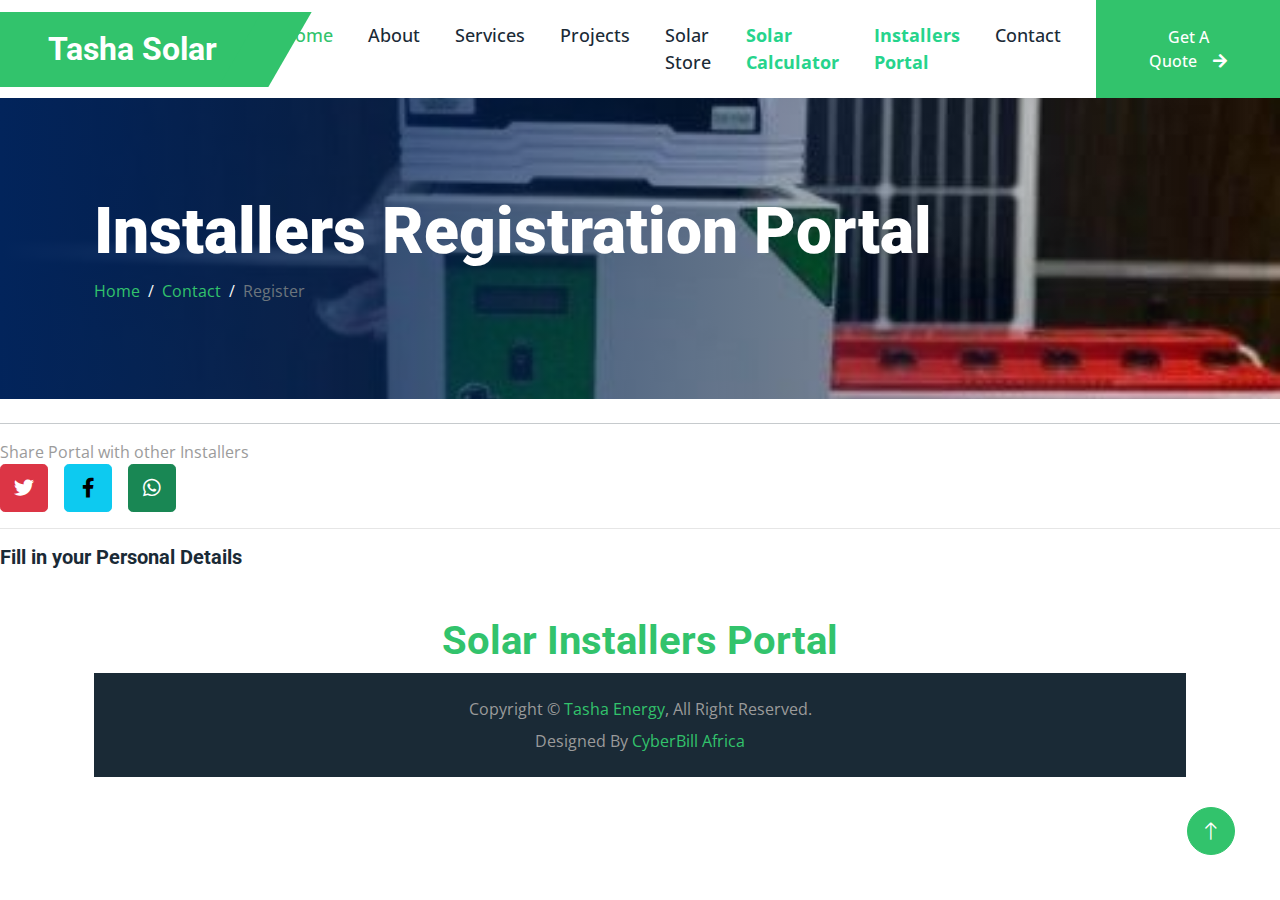
<file: installers_portal.html>
<!DOCTYPE html>
<html lang="en">
<head>
    <meta charset="UTF-8">
    <meta name="viewport" content="width=device-width, initial-scale=1.0">
    <title>Installers Portal</title>
    <meta content="Solar inverter systems, renewable energy, solar panels, clean energy solutions" name="keywords">
    <meta content="Tasha Solar provides cutting-edge solar inverter systems and renewable energy solutions to power your home and business efficiently." name="description">
    <meta property="og:title" content="Solar Calculator: How much will it Cost you to Power your House? Find out!">
    <meta property="og:description"content="Find out Cost of Solar Inverter System for your energy need">
    <meta property="og:image" content="https://cyberbillafrica.github.io/artisanshub/img/solar-calc.jpeg" />
    <meta property="og:image:type" content="image/jpeg" />
    <meta property="og:image:width" content="1200" />
    <meta property="og:image:height" content="630" />
    <meta property="og:url" content="https://cyberbillafrica.github.io/artisanshub/solar.html" />
    <meta property="og:type" content="website" />
    
    <!-- Twitter Card Meta Tags -->
    <meta name="twitter:card" content="summary_large_image" />
    <meta name="twitter:title" content="Solar Calculator: How much will it Cost you to Power your House? Find out!" />
    <meta name="twitter:description" content="Calculate Your Solar Power System Requirement and Cost" />
    <meta name="twitter:image" content="https://cyberbillafrica.github.io/artisanshub/img/solar-calc.jpeg" />

    <link rel="stylesheet" href="https://cdnjs.cloudflare.com/ajax/libs/bootstrap/5.3.0/css/bootstrap.min.css">
   <!-- Favicon -->
    <link href="img/tasha-logo.jpeg" rel="icon">

    <!-- Google Web Fonts -->
    <link rel="preconnect" href="https://fonts.googleapis.com">
    <link rel="preconnect" href="https://fonts.gstatic.com" crossorigin>
    <link href="https://fonts.googleapis.com/css2?family=Open+Sans:wght@400;500&family=Roboto:wght@500;700;900&display=swap" rel="stylesheet"> 

    <!-- Icon Font Stylesheet -->
    <link href="https://cdnjs.cloudflare.com/ajax/libs/font-awesome/5.10.0/css/all.min.css" rel="stylesheet">
    <link href="https://cdn.jsdelivr.net/npm/bootstrap-icons@1.4.1/font/bootstrap-icons.css" rel="stylesheet">

    <!-- Libraries Stylesheet --
    <link href="lib/animate/animate.min.css" rel="stylesheet">
    <link href="lib/owlcarousel/assets/owl.carousel.min.css" rel="stylesheet">
    <link href="lib/lightbox/css/lightbox.min.css" rel="stylesheet">

    <!-- Customized Bootstrap Stylesheet -->
    <link href="css/bootstrap.min.css" rel="stylesheet">

    <!-- Template Stylesheet -->
    <link href="css/style.css" rel="stylesheet">
</head>

<body>
    <!-- Navbar Start -->
    <nav class="navbar navbar-expand-lg bg-white navbar-light sticky-top p-0">
        <a href="index.html" class="navbar-brand d-flex align-items-center border-end px-4 px-lg-5">
            <h2 class="m-0 text-white">Tasha Solar</h2>
        </a>
        <button type="button" class="navbar-toggler me-4" data-bs-toggle="collapse" data-bs-target="#navbarCollapse">
            <span class="navbar-toggler-icon"></span>
        </button>
        <div class="collapse navbar-collapse" id="navbarCollapse">
            <div class="navbar-nav ms-auto p-4 p-lg-0">
                <a href="index.html" class="nav-item nav-link active">Home</a>
                <a href="about.html" class="nav-item nav-link">About</a>
                <a href="service.html" class="nav-item nav-link">Services</a>
                <a href="project.html" class="nav-item nav-link">Projects</a>
                <a href="solar-store.html" class="nav-item nav-link">Solar Store</a>
                <a href="solar-calculator.html" class="nav-item nav-link" style="font-weight: bold; color: #26d48c;">Solar Calculator</a>
                <a href="installers_portal.html" class="nav-item nav-link" style="font-weight: bold; color: #26d48c;">Installers Portal</a>
                <a href="contact.html" class="nav-item nav-link">Contact</a>
            </div>
            <a href="index.html/#quote" class="btn btn-primary rounded-0 py-4 px-lg-5 d-none d-lg-block">Get A Quote<i class="fa fa-arrow-right ms-3"></i></a>
        </div>
    </nav>
    <!-- Navbar End -->

<!-- Page Header Start -->
    <div class="container-fluid page-header py-5 mb-3 wow fadeIn" data-wow-delay="0.1s">
        <div class="container py-5">
            <h3 class="display-3 text-white animated slideInRight">Installers Registration Portal</h3>
            <nav aria-label="breadcrumb">
                <ol class="breadcrumb animated slideInRight mb-0">
                    <li class="breadcrumb-item"><a href="#">Home</a></li>
                    <li class="breadcrumb-item"><a href="contact.html">Contact</a></li>
                    <li class="breadcrumb-item active" aria-current="page">Register</li>
                </ol>
            </nav>
        </div>
    </div>
    <!-- Page Header End -->

    <!-- Share News Start-->
<hr
<h6 class="mt-4 mb-3 text-dark text-uppercase font-weight-bold">Share Portal with other Installers</h6>
<div class="d-flex justify-content-start">
    <a class="btn btn-lg btn-danger btn-lg-square me-3" id="twitter-share" target="_blank">
        <i class="fab fa-twitter"></i>
    </a>
    <a class="btn btn-lg btn-info btn-lg-square me-3" id="facebook-share" target="_blank">
        <i class="fab fa-facebook-f"></i>
    </a>
    <a class="btn btn-lg btn-success btn-lg-square" id="whatsapp-share" target="_blank">
        <i class="fab fa-whatsapp"></i>
    </a>
</div>
<hr>
<script>
    // Get the current page URL
    const pageUrl = encodeURIComponent(window.location.href);

    // Update share links dynamically
     document.getElementById("twitter-share").href = 
    `https://twitter.com/intent/tweet?url=${pageUrl}&text=Check%20out%20how%20much%20it%20will%20cost%20you%20to%20power%20your%20house%20or%20office%20with%20Solar%20Power%20System`;

     document.getElementById("facebook-share").href = 
    `https://www.facebook.com/sharer/sharer.php?u=${pageUrl}`;

     document.getElementById("whatsapp-share").href = 
    `https://api.whatsapp.com/send?text=Check%20out%20how%20much%20it%20will%20cost%20you%20to%20power%20your%20house%20or%20office%20with%20Solar%20Power%20System:%20${pageUrl}`;
</script>
<!-- Share News End-->
        
        <!-- User Details Section -->
        <h5>Fill in your Personal Details</h5><div id="user-details" class="mb-4">
            




    <div class="container mt-5">
        <h1 class="text-center text-primary">Solar Installers Portal</h1>
                        
<!-- Copyright Start -->
    <div class="container-fluid copyright bg-dark py-4">
        <div class="container text-center">
            <p class="mb-2">Copyright &copy; <a class="fw-semi-bold" href="index.html">Tasha Energy</a>, All Right Reserved.</p>
            <!--/*** This template is free as long as you keep the footer author’s credit link/attribution link/backlink. If you'd like to use the template without the footer author’s credit link/attribution link/backlink, you can purchase the Credit Removal License from "https://htmlcodex.com/credit-removal". Thank you for your support. ***/-->
            <p class="mb-0">Designed By <a class="fw-semi-bold" href="https://htmlcodex.com">CyberBill Africa</a></p>
        </div>
    </div>
    <!-- Copyright End -->

    <!-- Back to Top -->
    <a href="#" class="btn btn-lg btn-primary btn-lg-square rounded-circle back-to-top"><i class="bi bi-arrow-up"></i></a>

    <script src="https://cdn.jsdelivr.net/npm/bootstrap@5.3.0/dist/js/bootstrap.bundle.min.js"></script>
</body>
</html>
</file>
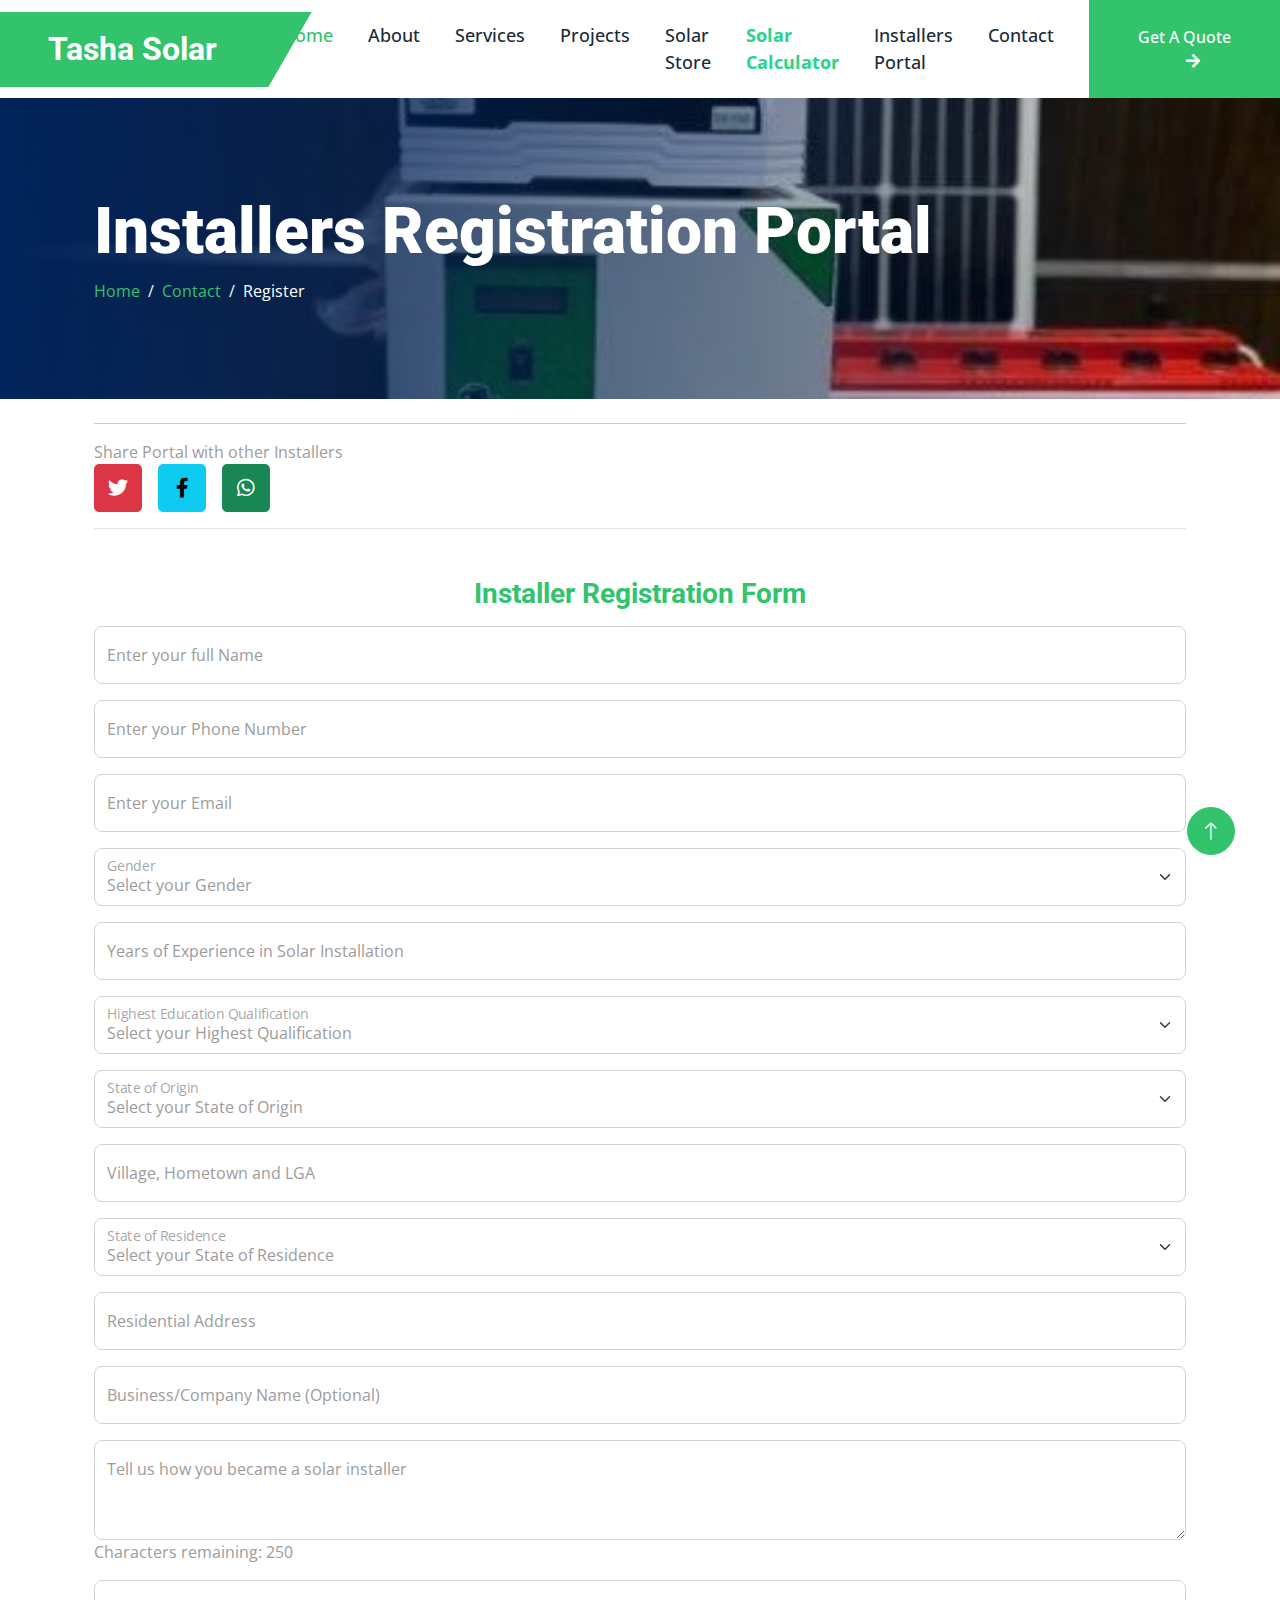
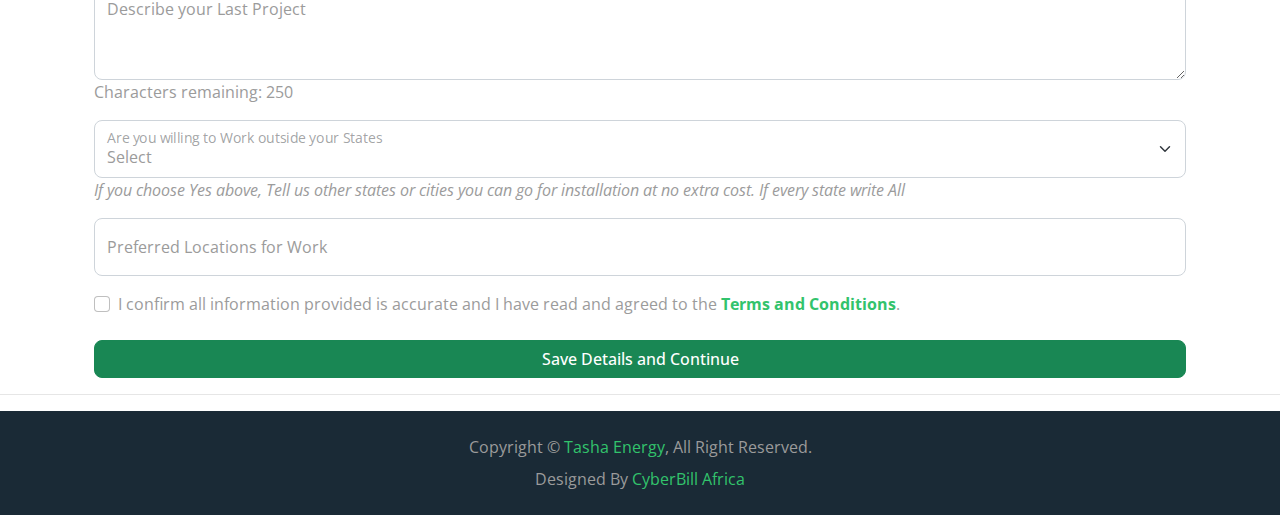
<file: installers_reg.html>
<!DOCTYPE html>
<html lang="en">
<head>
    <meta charset="UTF-8">
    <meta name="viewport" content="width=device-width, initial-scale=1.0">
    <title>Installers Registration Portal</title>
    <meta content="Solar inverter systems, renewable energy, solar panels, clean energy solutions" name="keywords">
    <meta content="Tasha Solar provides cutting-edge solar inverter systems and renewable energy solutions to power your home and business efficiently." name="description">
    <meta property="og:title" content="Solar Calculator: How much will it Cost you to Power your House? Find out!">
    <meta property="og:description"content="Find out Cost of Solar Inverter System for your energy need">
    <meta property="og:image" content="https://cyberbillafrica.github.io/artisanshub/img/solar-calc.jpeg" />
    <meta property="og:image:type" content="image/jpeg" />
    <meta property="og:image:width" content="1200" />
    <meta property="og:image:height" content="630" />
    <meta property="og:url" content="https://cyberbillafrica.github.io/artisanshub/solar.html" />
    <meta property="og:type" content="website" />
    
    <!-- Twitter Card Meta Tags -->
    <meta name="twitter:card" content="summary_large_image" />
    <meta name="twitter:title" content="Solar Calculator: How much will it Cost you to Power your House? Find out!" />
    <meta name="twitter:description" content="Calculate Your Solar Power System Requirement and Cost" />
    <meta name="twitter:image" content="https://cyberbillafrica.github.io/artisanshub/img/solar-calc.jpeg" />

    <link rel="stylesheet" href="https://cdnjs.cloudflare.com/ajax/libs/bootstrap/5.3.0/css/bootstrap.min.css">
   <!-- Favicon -->
    <link href="img/tasha-logo.jpeg" rel="icon">

    <!-- Google Web Fonts -->
    <link rel="preconnect" href="https://fonts.googleapis.com">
    <link rel="preconnect" href="https://fonts.gstatic.com" crossorigin>
    <link href="https://fonts.googleapis.com/css2?family=Open+Sans:wght@400;500&family=Roboto:wght@500;700;900&display=swap" rel="stylesheet"> 

    <!-- Icon Font Stylesheet -->
    <link href="https://cdnjs.cloudflare.com/ajax/libs/font-awesome/5.10.0/css/all.min.css" rel="stylesheet">
    <link href="https://cdn.jsdelivr.net/npm/bootstrap-icons@1.4.1/font/bootstrap-icons.css" rel="stylesheet">

    <!-- Customized Bootstrap Stylesheet -->
    <link href="css/bootstrap.min.css" rel="stylesheet">

    <!-- Template Stylesheet -->
    <link href="css/style.css" rel="stylesheet">

<script>
        function showUploadInstructions() {
            // Hide the form after submission
            document.getElementById('registrationForm').style.display = 'none';
            
            // Show the success message and upload instructions
            document.getElementById('uploadInstructions').style.display = 'block';
        }
</script>
</head>

<body>
    <!-- Navbar Start -->
    <nav class="navbar navbar-expand-lg bg-white navbar-light sticky-top p-0">
        <a href="index.html" class="navbar-brand d-flex align-items-center border-end px-4 px-lg-5">
            <h2 class="m-0 text-white">Tasha Solar</h2>
        </a>
        <button type="button" class="navbar-toggler me-4" data-bs-toggle="collapse" data-bs-target="#navbarCollapse">
            <span class="navbar-toggler-icon"></span>
        </button>
        <div class="collapse navbar-collapse" id="navbarCollapse">
            <div class="navbar-nav ms-auto p-4 p-lg-0">
                <a href="index.html" class="nav-item nav-link active">Home</a>
                <a href="about.html" class="nav-item nav-link">About</a>
                <a href="service.html" class="nav-item nav-link">Services</a>
                <a href="project.html" class="nav-item nav-link">Projects</a>
                <a href="solar-store.html" class="nav-item nav-link">Solar Store</a>
                <a href="solar-calculator.html" class="nav-item nav-link" style="font-weight: bold; color: #26d48c;">Solar Calculator</a>
                <a href="installers_portal.html" class="nav-item nav-link">Installers Portal</a>
                <a href="contact.html" class="nav-item nav-link">Contact</a>
            </div>
            <a href="index.html/#quote" class="btn btn-primary rounded-0 py-4 px-lg-5 d-none d-lg-block">Get A Quote<i class="fa fa-arrow-right ms-3"></i></a>
        </div>
    </nav>
    <!-- Navbar End -->

<!-- Page Header Start -->
    <div class="container-fluid page-header py-5 mb-3 wow fadeIn" data-wow-delay="0.1s">
        <div class="container py-5">
            <h3 class="display-3 text-white animated slideInRight">Installers Registration Portal</h3>
            <nav aria-label="breadcrumb">
                <ol class="breadcrumb animated slideInRight mb-0">
                    <li class="breadcrumb-item"><a href="#">Home</a></li>
                    <li class="breadcrumb-item"><a href="contact.html">Contact</a></li>
                    <li class="breadcrumb-item text-white active" aria-current="page">Register</li>
                </ol>
            </nav>
        </div>
    </div>
    <!-- Page Header End -->

    <!-- Share News Start-->
<div class="container">
    <hr
<h6 class="mt-4 mb-3 text-dark text-uppercase font-weight-bold">Share Portal with other Installers</h6>
<div class="d-flex justify-content-start">
    <a class="btn btn-lg btn-danger btn-lg-square me-3" id="twitter-share" target="_blank">
        <i class="fab fa-twitter"></i>
    </a>
    <a class="btn btn-lg btn-info btn-lg-square me-3" id="facebook-share" target="_blank">
        <i class="fab fa-facebook-f"></i>
    </a>
    <a class="btn btn-lg btn-success btn-lg-square" id="whatsapp-share" target="_blank">
        <i class="fab fa-whatsapp"></i>
    </a>
</div>
<hr>
    
<script>
    // Get the current page URL
    const pageUrl = encodeURIComponent(window.location.href);

    // Update share links dynamically
     document.getElementById("twitter-share").href = 
    `https://twitter.com/intent/tweet?url=${pageUrl}&text=Check%20out%20how%20much%20it%20will%20cost%20you%20to%20power%20your%20house%20or%20office%20with%20Solar%20Power%20System`;

     document.getElementById("facebook-share").href = 
    `https://www.facebook.com/sharer/sharer.php?u=${pageUrl}`;

     document.getElementById("whatsapp-share").href = 
    `https://api.whatsapp.com/send?text=Check%20out%20how%20much%20it%20will%20cost%20you%20to%20power%20your%20house%20or%20office%20with%20Solar%20Power%20System:%20${pageUrl}`;
</script>
</div>
<!-- Share News End-->
        
        <!-- User Details Section -->
        

    <div class="container mt-5">
        <h3 class="text-center text-primary">Installer Registration Form</h3>
       <form id="registrationForm" action="#" method="POST" onsubmit="showUploadInstructions(); return false;">
           
           <!-- <form id="registrationForm" action="https://script.google.com/macros/s/YOUR_SCRIPT_ID/exec" method="post"> -->
            
            <!-- Full Name -->
            <div class="form-floating mt-3">
                <input type="text" class="form-control" id="userName" name="name" placeholder="Enter your Name" required>
                <label for="userName">Enter your full Name</label>
            </div>
            
            <!-- Phone Number -->
            <div class="form-floating mt-3">
                <input type="tel" class="form-control" id="userPhone" name="phone" placeholder="Enter your Phone Number" required>
                <label for="userPhone">Enter your Phone Number</label>
            </div>

            <!-- Email Address -->
            <div class="form-floating mt-3">
                <input type="email" class="form-control" id="userEmail" name="email" placeholder="Enter your Email" required>
                <label for="userEmail">Enter your Email</label>
            </div>
            <div class="form-floating mt-3">
    <select class="form-select" id="userGender" name="gender" required>
        <option value="" disabled selected>Select your Gender</option>
        <option value="Male">Male</option>
        <option value="Female">Female</option>
    </select>
    <label for="userGender">Gender</label>
            </div>


            <!-- Years of Experience -->
            <div class="form-floating mt-3">
                <input type="number" class="form-control" id="userExperience" name="experience" placeholder="Enter your Years of Experience" required>
                <label for="userExperience">Years of Experience in Solar Installation</label>
            </div>

            <div class="form-floating mt-3">
    <select class="form-select" id="userEducation" name="education" required>
        <option value="" disabled selected>Select your Highest Qualification</option>
        <option value="No Formal Education">No Formal Education</option>
        <option value="Primary School">Primary School</option>
        <option value="Secondary School">Secondary School</option>
        <option value="OND">OND</option>
        <option value="HND">HND</option>
        <option value="Degree">Degree</option>
    </select>
    <label for="userEducation">Highest Education Qualification</label>
    </div>
            <!-- State of Origin -->
            <div class="form-floating mt-3">
 <select class="form-select" id="userOrigin" name="stateOfOrigin" required>
<option value="" disabled selected>Select your State of Origin</option>
<option value="Abia">Abia</option>
<option value="Adamawa">Adamawa</option>
<option value="Akwa Ibom">Akwa Ibom</option>
<option value="Anambra">Anambra</option>
<option value="Bauchi">Bauchi</option>
<option value="Bayelsa">Bayelsa</option>
<option value="Benue">Benue</option>
<option value="Borno">Borno</option>
<option value="Cross River">Cross River</option>
<option value="Delta">Delta</option>
<option value="Ebonyi">Ebonyi</option>
<option value="Edo">Edo</option>
<option value="Ekiti">Ekiti</option>
<option value="Enugu">Enugu</option>
<option value="Gombe">Gombe</option>
<option value="Imo">Imo</option>
<option value="Jigawa">Jigawa</option>
<option value="Kaduna">Kaduna</option>
<option value="Kano">Kano</option>
<option value="Katsina">Katsina</option>
<option value="Kebbi">Kebbi</option>
<option value="Kogi">Kogi</option>
<option value="Kwara">Kwara</option>
<option value="Lagos">Lagos</option>
<option value="Nasarawa">Nasarawa</option>
<option value="Niger">Niger</option>
<option value="Ogun">Ogun</option>
<option value="Ondo">Ondo</option>
<option value="Osun">Osun</option>
<option value="Oyo">Oyo</option>
<option value="Plateau">Plateau</option>
<option value="Rivers">Rivers</option>
<option value="Sokoto">Sokoto</option>
<option value="Taraba">Taraba</option>
<option value="Yobe">Yobe</option>
<option value="Zamfara">Zamfara</option>
<option value="FCT">FCT</option>
</select>
     <label for="userOrigin">State of Origin</label>
            </div>
            
<div class="form-floating mt-3">
    <input type="text" class="form-control" id="userAddress" name="address" placeholder="Enter your Village, Hometown and LGA" required>
       <label for="userLocation">Village, Hometown and LGA</label>
</div>
            
            <!-- State of Residence -->
    <div class="form-floating mt-3">
  <select class="form-select" id="userResidence" name="stateOfResidence" required>
<option value="" disabled selected>Select your State of Residence</option>
<option value="Abia">Abia</option>
<option value="Adamawa">Adamawa</option>
<option value="Akwa Ibom">Akwa Ibom</option>
<option value="Anambra">Anambra</option>
<option value="Bauchi">Bauchi</option>
<option value="Bayelsa">Bayelsa</option>
<option value="Benue">Benue</option>
<option value="Borno">Borno</option>
<option value="Cross River">Cross River</option>
<option value="Delta">Delta</option>
<option value="Ebonyi">Ebonyi</option>
<option value="Edo">Edo</option>
<option value="Ekiti">Ekiti</option>
<option value="Enugu">Enugu</option>
<option value="Gombe">Gombe</option>
<option value="Imo">Imo</option>
<option value="Jigawa">Jigawa</option>
<option value="Kaduna">Kaduna</option>
<option value="Kano">Kano</option>
<option value="Katsina">Katsina</option>
<option value="Kebbi">Kebbi</option>
<option value="Kogi">Kogi</option>
<option value="Kwara">Kwara</option>
<option value="Lagos">Lagos</option>
<option value="Nasarawa">Nasarawa</option>
<option value="Niger">Niger</option>
<option value="Ogun">Ogun</option>
<option value="Ondo">Ondo</option>
<option value="Osun">Osun</option>
<option value="Oyo">Oyo</option>
<option value="Plateau">Plateau</option>
<option value="Rivers">Rivers</option>
<option value="Sokoto">Sokoto</option>
<option value="Taraba">Taraba</option>
<option value="Yobe">Yobe</option>
<option value="Zamfara">Zamfara</option>
<option value="FCT">FCT</option>
</select>
                <label for="userResidence">State of Residence</label>
            </div>

        <!-- Home Address -->
            <div class="form-floating mt-3">
                <input type="text" class="form-control" id="userAddress" name="address" placeholder="Enter your Home Address" required>
                <label for="userAddress">Residential Address</label>
            </div>
            
            <!-- Business/Company Name (Optional) -->
            <div class="form-floating mt-3">
                <input type="text" class="form-control" id="userBusiness" name="business" placeholder="Enter your Business/Company Name">
                <label for="userBusiness">Business/Company Name (Optional)</label>
            </div>

            
<div class="form-floating mt-3">
    <textarea class="form-control" id="userAbout" name="about" placeholder="Brief Info About how you became a solar installer" style="height: 100px;"></textarea>
    <label for="userAbout">Tell us how you became a solar installer</label>
    <p>Characters remaining: <span id="charCount">250</span></p>
</div>

<script>
const textarea = document.getElementById('userAbout');
const charCount = document.getElementById('charCount');
const maxChars = 250;

textarea.addEventListener('input', () => {
    const currentLength = textarea.value.length;
    const remainingChars = maxChars - currentLength;
    charCount.textContent = remainingChars;

    if (remainingChars < 0) {
        charCount.style.color = 'red'; // Optionally change color when limit is exceeded
        textarea.value = textarea.value.substring(0, maxChars); // Truncate excess input
        charCount.textContent = 0; // Display 0 when limit is exceeded
    } else {
        charCount.style.color = 'black'; // Reset color
    }
});
</script>
            
<div class="form-floating mt-3">
    <textarea class="form-control" id="userProjects" name="projects" placeholder="Describe your Last Completed Project" style="height: 100px;" required></textarea>
    <label for="userProjects">Describe your Last Project</label>
    <p>Characters remaining: <span id="charCount">250</span></p>
</div>

<script>
const textarea = document.getElementById('userProjects');
const charCount = document.getElementById('charCount');
const maxChars = 250;

textarea.addEventListener('input', () => {
    const currentLength = textarea.value.length;
    const remainingChars = maxChars - currentLength;
    charCount.textContent = remainingChars;

    if (remainingChars < 0) {
        charCount.style.color = 'red';
        textarea.value = textarea.value.substring(0, maxChars);
        charCount.textContent = 0;
    } else {
        charCount.style.color = 'black';
    }
});
</script>
            <!-- Willingness to Work in Other States -->
            <div class="form-floating mt-3">
                <select class="form-select" id="userAvailability" name="availability" required>
                    <option value="" disabled selected>Select</option>
                    <option value="Yes">Yes (Increases chances of jobs)</option>
                    <option value="No">No</option>
                </select>
                <label for="userAvailability">Are you willing to Work outside your States</label>
            </div>

            <!-- Preferred Locations for Work -->
          <div>
              <p><i>If you choose Yes above, Tell us other states or cities you can go for installation at no extra cost. If every state write All</i></p>
              <div class="form-floating mt-3">
                   <input type="text" class="form-control" id="userPreferred" name="preferredLocations" placeholder="Enter Preferred Locations">
                <label for="userPreferred">Preferred Locations for Work</label>
            </div>
          </div>
            <!-- Declaration -->
            <div class="form-check mt-3">
                <input class="form-check-input" type="checkbox" id="userAuthenticity" name="authenticity" required>
                <label class="form-check-label" for="userAuthenticity">
                    I confirm all information provided is accurate and I have read and agreed to the
               <a href="terms.html" target="_blank"><b>Terms and Conditions</b></a>.
                </label>
            </div>

            <!-- Submit Button -->
            <div class="mt-4">
                <button type="submit" class="btn btn-success text-center w-100">Save Details and Continue</button>
            </div>
        </form>
   </div>

<!-- Success Message and Upload Instructions -->
        <div class="container">
            <div id="uploadInstructions" style="display: none;" class="mt-5">
            <h3 style="color: red;">Details Saved!</h3>
            <p>Your details have been saved successfully. To complete your registration, please upload the following required documents using the link below.</p>
            <ul>
                <li>Picture showing your face (passport-style)</li>
                <li>Picture at a solar installation site</li>
                <li>Picture of a completed project</li>
                <li>Certificate of Technical Training (if any/available)</li>
                <li>Government Means of Identification (NIN, Voter’s Card, Driver’s License, or Passport)</li>
            </ul>
            <a href="https://forms.gle/RM1a2FUU7htEi4so6" class="btn btn-primary w-100">Upload Documents</a>
        </div>
        </div>
    <hr>
<!-- Copyright Start -->
    <div class="container-fluid copyright bg-dark py-4">
        <div class="container text-center">
            <p class="mb-2">Copyright &copy; <a class="fw-semi-bold" href="index.html">Tasha Energy</a>, All Right Reserved.</p>
            <!--/*** This template is free as long as you keep the footer author’s credit link/attribution link/backlink. If you'd like to use the template without the footer author’s credit link/attribution link/backlink, you can purchase the Credit Removal License from "https://htmlcodex.com/credit-removal". Thank you for your support. ***/-->
            <p class="mb-0">Designed By <a class="fw-semi-bold" href="https://htmlcodex.com">CyberBill Africa</a></p>
        </div>
    </div>
    <!-- Copyright End -->

    <!-- Back to Top -->
    <a href="#" class="btn btn-lg btn-primary btn-lg-square rounded-circle back-to-top"><i class="bi bi-arrow-up"></i></a>

    <script src="https://cdn.jsdelivr.net/npm/bootstrap@5.3.0/dist/js/bootstrap.bundle.min.js"></script>
</body>
</html>
</file>
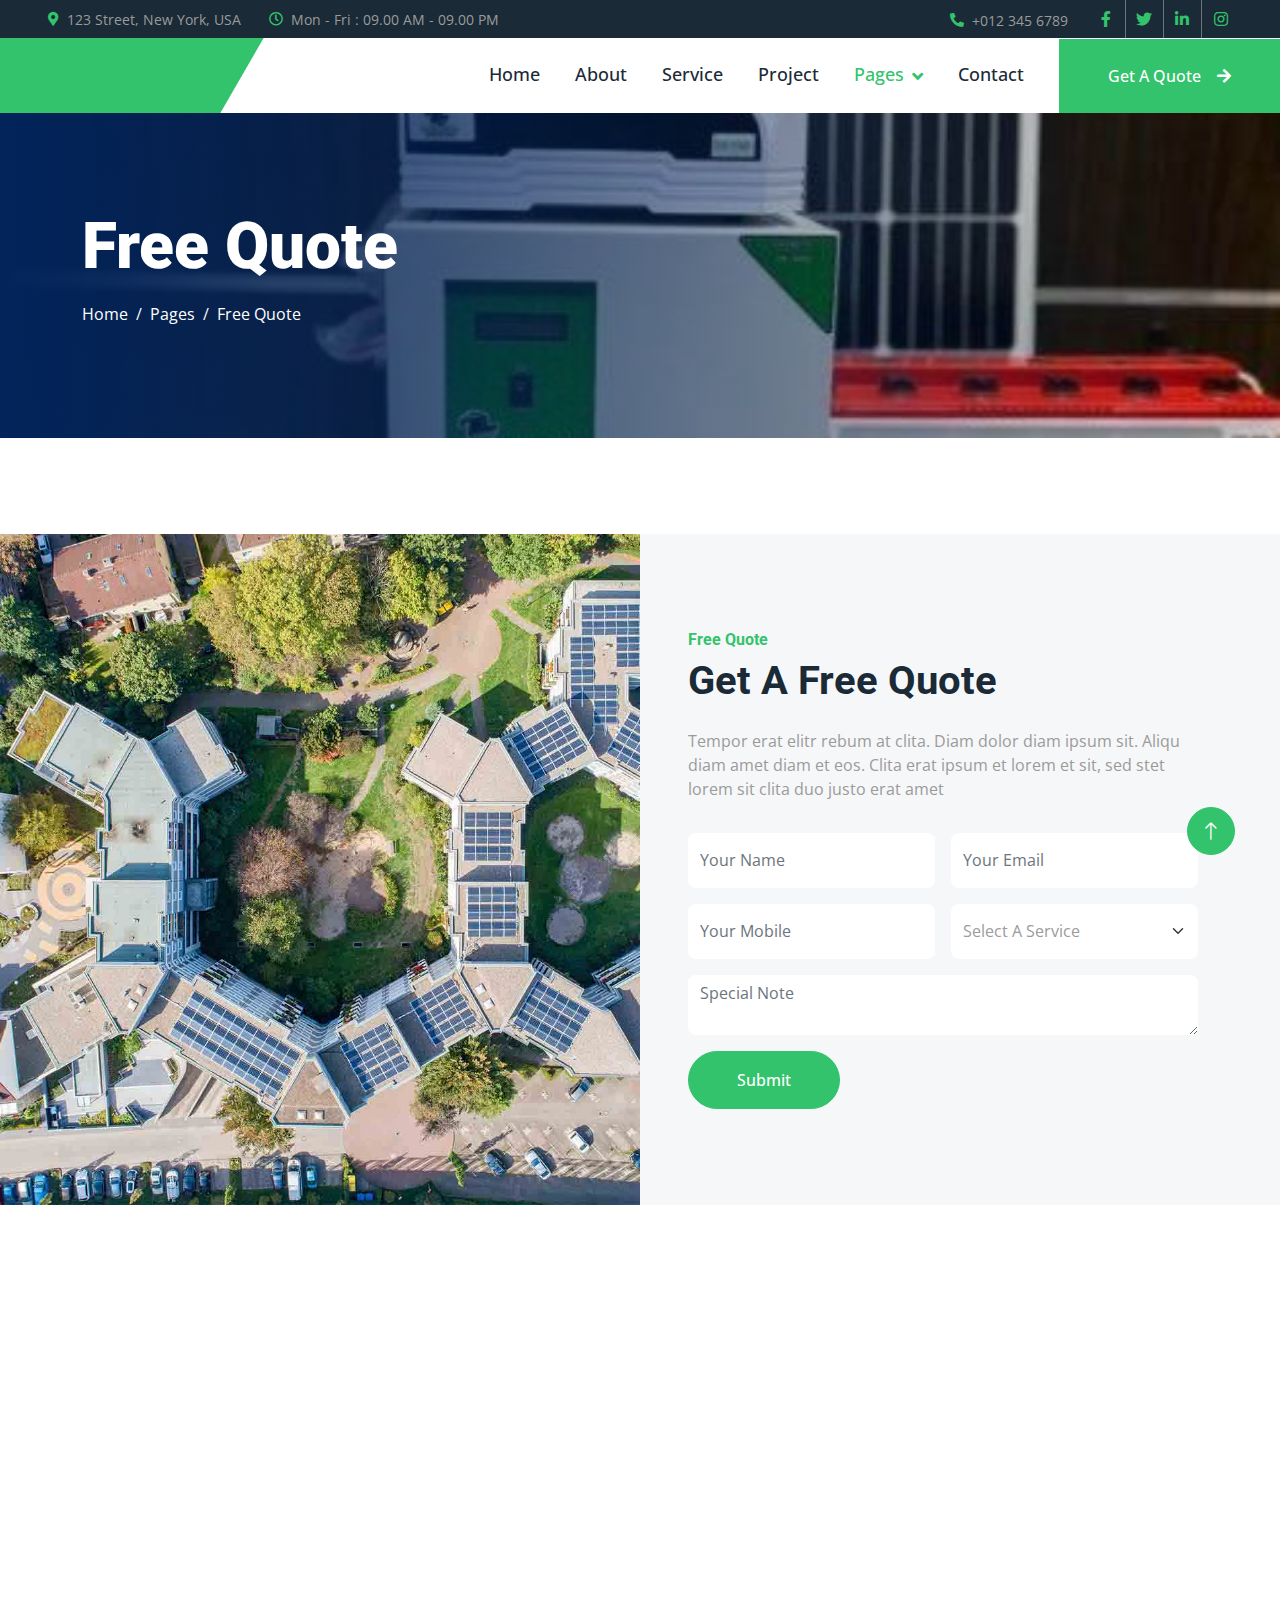
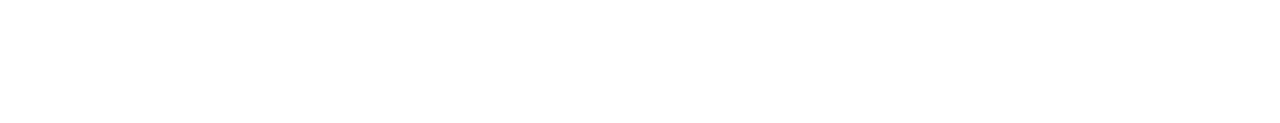
<file: quote.html>
<!DOCTYPE html>
<html lang="en">

<head>
    <meta charset="utf-8">
    <title>Solartec - Renewable Energy Website Template</title>
    <meta content="width=device-width, initial-scale=1.0" name="viewport">
    <meta content="" name="keywords">
    <meta content="" name="description">

    <!-- Favicon -->
    <link href="img/favicon.ico" rel="icon">

    <!-- Google Web Fonts -->
    <link rel="preconnect" href="https://fonts.googleapis.com">
    <link rel="preconnect" href="https://fonts.gstatic.com" crossorigin>
    <link href="https://fonts.googleapis.com/css2?family=Open+Sans:wght@400;500&family=Roboto:wght@500;700;900&display=swap" rel="stylesheet"> 

    <!-- Icon Font Stylesheet -->
    <link href="https://cdnjs.cloudflare.com/ajax/libs/font-awesome/5.10.0/css/all.min.css" rel="stylesheet">
    <link href="https://cdn.jsdelivr.net/npm/bootstrap-icons@1.4.1/font/bootstrap-icons.css" rel="stylesheet">

    <!-- Libraries Stylesheet -->
    <link href="lib/animate/animate.min.css" rel="stylesheet">
    <link href="lib/owlcarousel/assets/owl.carousel.min.css" rel="stylesheet">
    <link href="lib/lightbox/css/lightbox.min.css" rel="stylesheet">

    <!-- Customized Bootstrap Stylesheet -->
    <link href="css/bootstrap.min.css" rel="stylesheet">

    <!-- Template Stylesheet -->
    <link href="css/style.css" rel="stylesheet">
</head>

<body>
    <!-- Spinner Start -->
    <div id="spinner" class="show bg-white position-fixed translate-middle w-100 vh-100 top-50 start-50 d-flex align-items-center justify-content-center">
        <div class="spinner-border text-primary" style="width: 3rem; height: 3rem;" role="status">
            <span class="sr-only">Loading...</span>
        </div>
    </div>
    <!-- Spinner End -->


    <!-- Topbar Start -->
    <div class="container-fluid bg-dark p-0">
        <div class="row gx-0 d-none d-lg-flex">
            <div class="col-lg-7 px-5 text-start">
                <div class="h-100 d-inline-flex align-items-center me-4">
                    <small class="fa fa-map-marker-alt text-primary me-2"></small>
                    <small>123 Street, New York, USA</small>
                </div>
                <div class="h-100 d-inline-flex align-items-center">
                    <small class="far fa-clock text-primary me-2"></small>
                    <small>Mon - Fri : 09.00 AM - 09.00 PM</small>
                </div>
            </div>
            <div class="col-lg-5 px-5 text-end">
                <div class="h-100 d-inline-flex align-items-center me-4">
                    <small class="fa fa-phone-alt text-primary me-2"></small>
                    <small>+012 345 6789</small>
                </div>
                <div class="h-100 d-inline-flex align-items-center mx-n2">
                    <a class="btn btn-square btn-link rounded-0 border-0 border-end border-secondary" href=""><i class="fab fa-facebook-f"></i></a>
                    <a class="btn btn-square btn-link rounded-0 border-0 border-end border-secondary" href=""><i class="fab fa-twitter"></i></a>
                    <a class="btn btn-square btn-link rounded-0 border-0 border-end border-secondary" href=""><i class="fab fa-linkedin-in"></i></a>
                    <a class="btn btn-square btn-link rounded-0" href=""><i class="fab fa-instagram"></i></a>
                </div>
            </div>
        </div>
    </div>
    <!-- Topbar End -->


    <!-- Navbar Start -->
    <nav class="navbar navbar-expand-lg bg-white navbar-light sticky-top p-0">
        <a href="index.html" class="navbar-brand d-flex align-items-center border-end px-4 px-lg-5">
            <h2 class="m-0 text-primary">Solartec</h2>
        </a>
        <button type="button" class="navbar-toggler me-4" data-bs-toggle="collapse" data-bs-target="#navbarCollapse">
            <span class="navbar-toggler-icon"></span>
        </button>
        <div class="collapse navbar-collapse" id="navbarCollapse">
            <div class="navbar-nav ms-auto p-4 p-lg-0">
                <a href="index.html" class="nav-item nav-link">Home</a>
                <a href="about.html" class="nav-item nav-link">About</a>
                <a href="service.html" class="nav-item nav-link">Service</a>
                <a href="project.html" class="nav-item nav-link">Project</a>
                <div class="nav-item dropdown">
                    <a href="#" class="nav-link dropdown-toggle active" data-bs-toggle="dropdown">Pages</a>
                    <div class="dropdown-menu bg-light m-0">
                        <a href="feature.html" class="dropdown-item">Feature</a>
                        <a href="quote.html" class="dropdown-item active">Free Quote</a>
                        <a href="team.html" class="dropdown-item">Our Team</a>
                        <a href="testimonial.html" class="dropdown-item">Testimonial</a>
                        <a href="404.html" class="dropdown-item">404 Page</a>
                    </div>
                </div>
                <a href="contact.html" class="nav-item nav-link">Contact</a>
            </div>
            <a href="" class="btn btn-primary rounded-0 py-4 px-lg-5 d-none d-lg-block">Get A Quote<i class="fa fa-arrow-right ms-3"></i></a>
        </div>
    </nav>
    <!-- Navbar End -->


    <!-- Page Header Start -->
    <div class="container-fluid page-header py-5 mb-5">
        <div class="container py-5">
            <h1 class="display-3 text-white mb-3 animated slideInDown">Free Quote</h1>
            <nav aria-label="breadcrumb animated slideInDown">
                <ol class="breadcrumb">
                    <li class="breadcrumb-item"><a class="text-white" href="#">Home</a></li>
                    <li class="breadcrumb-item"><a class="text-white" href="#">Pages</a></li>
                    <li class="breadcrumb-item text-white active" aria-current="page">Free Quote</li>
                </ol>
            </nav>
        </div>
    </div>
    <!-- Page Header End -->


    <!-- Quote Start -->
    <div class="container-fluid bg-light overflow-hidden px-lg-0" style="margin: 6rem 0;">
        <div class="container quote px-lg-0">
            <div class="row g-0 mx-lg-0">
                <div class="col-lg-6 ps-lg-0 wow fadeIn" data-wow-delay="0.1s" style="min-height: 400px;">
                    <div class="position-relative h-100">
                        <img class="position-absolute img-fluid w-100 h-100" src="img/quote.jpg" style="object-fit: cover;" alt="">
                    </div>
                </div>
                <div class="col-lg-6 quote-text py-5 wow fadeIn" data-wow-delay="0.5s">
                    <div class="p-lg-5 pe-lg-0">
                        <h6 class="text-primary">Free Quote</h6>
                        <h1 class="mb-4">Get A Free Quote</h1>
                        <p class="mb-4 pb-2">Tempor erat elitr rebum at clita. Diam dolor diam ipsum sit. Aliqu diam amet diam et eos. Clita erat ipsum et lorem et sit, sed stet lorem sit clita duo justo erat amet</p>
                        <form>
                            <div class="row g-3">
                                <div class="col-12 col-sm-6">
                                    <input type="text" class="form-control border-0" placeholder="Your Name" style="height: 55px;">
                                </div>
                                <div class="col-12 col-sm-6">
                                    <input type="email" class="form-control border-0" placeholder="Your Email" style="height: 55px;">
                                </div>
                                <div class="col-12 col-sm-6">
                                    <input type="text" class="form-control border-0" placeholder="Your Mobile" style="height: 55px;">
                                </div>
                                <div class="col-12 col-sm-6">
                                    <select class="form-select border-0" style="height: 55px;">
                                        <option selected>Select A Service</option>
                                        <option value="1">Service 1</option>
                                        <option value="2">Service 2</option>
                                        <option value="3">Service 3</option>
                                    </select>
                                </div>
                                <div class="col-12">
                                    <textarea class="form-control border-0" placeholder="Special Note"></textarea>
                                </div>
                                <div class="col-12">
                                    <button class="btn btn-primary rounded-pill py-3 px-5" type="submit">Submit</button>
                                </div>
                            </div>
                        </form>
                    </div>
                </div>
            </div>
        </div>
    </div>
    <!-- Quote End -->
        

    <!-- Footer Start -->
    <div class="container-fluid bg-dark text-body footer mt-5 pt-5 wow fadeIn" data-wow-delay="0.1s">
        <div class="container py-5">
            <div class="row g-5">
                <div class="col-lg-3 col-md-6">
                    <h5 class="text-white mb-4">Address</h5>
                    <p class="mb-2"><i class="fa fa-map-marker-alt me-3"></i>123 Street, New York, USA</p>
                    <p class="mb-2"><i class="fa fa-phone-alt me-3"></i>+012 345 67890</p>
                    <p class="mb-2"><i class="fa fa-envelope me-3"></i>info@example.com</p>
                    <div class="d-flex pt-2">
                        <a class="btn btn-square btn-outline-light btn-social" href=""><i class="fab fa-twitter"></i></a>
                        <a class="btn btn-square btn-outline-light btn-social" href=""><i class="fab fa-facebook-f"></i></a>
                        <a class="btn btn-square btn-outline-light btn-social" href=""><i class="fab fa-youtube"></i></a>
                        <a class="btn btn-square btn-outline-light btn-social" href=""><i class="fab fa-linkedin-in"></i></a>
                    </div>
                </div>
                <div class="col-lg-3 col-md-6">
                    <h5 class="text-white mb-4">Quick Links</h5>
                    <a class="btn btn-link" href="">About Us</a>
                    <a class="btn btn-link" href="">Contact Us</a>
                    <a class="btn btn-link" href="">Our Services</a>
                    <a class="btn btn-link" href="">Terms & Condition</a>
                    <a class="btn btn-link" href="">Support</a>
                </div>
                <div class="col-lg-3 col-md-6">
                    <h5 class="text-white mb-4">Project Gallery</h5>
                    <div class="row g-2">
                        <div class="col-4">
                            <img class="img-fluid rounded" src="img/gallery-1.jpg" alt="">
                        </div>
                        <div class="col-4">
                            <img class="img-fluid rounded" src="img/gallery-2.jpg" alt="">
                        </div>
                        <div class="col-4">
                            <img class="img-fluid rounded" src="img/gallery-3.jpg" alt="">
                        </div>
                        <div class="col-4">
                            <img class="img-fluid rounded" src="img/gallery-4.jpg" alt="">
                        </div>
                        <div class="col-4">
                            <img class="img-fluid rounded" src="img/gallery-5.jpg" alt="">
                        </div>
                        <div class="col-4">
                            <img class="img-fluid rounded" src="img/gallery-6.jpg" alt="">
                        </div>
                    </div>
                </div>
                <div class="col-lg-3 col-md-6">
                    <h5 class="text-white mb-4">Newsletter</h5>
                    <p>Dolor amet sit justo amet elitr clita ipsum elitr est.</p>
                    <div class="position-relative mx-auto" style="max-width: 400px;">
                        <input class="form-control border-0 w-100 py-3 ps-4 pe-5" type="text" placeholder="Your email">
                        <button type="button" class="btn btn-primary py-2 position-absolute top-0 end-0 mt-2 me-2">SignUp</button>
                    </div>
                </div>
            </div>
        </div>
        <div class="container">
            <div class="copyright">
                <div class="row">
                    <div class="col-md-6 text-center text-md-start mb-3 mb-md-0">
                        &copy; <a href="#">Your Site Name</a>, All Right Reserved.
                    </div>
                    <div class="col-md-6 text-center text-md-end">
                        <!--/*** This template is free as long as you keep the footer author’s credit link/attribution link/backlink. If you'd like to use the template without the footer author’s credit link/attribution link/backlink, you can purchase the Credit Removal License from "https://htmlcodex.com/credit-removal". Thank you for your support. ***/-->
                        Designed By <a href="https://htmlcodex.com">HTML Codex</a>
                    </div>
                </div>
            </div>
        </div>
    </div>
    <!-- Footer End -->


    <!-- Back to Top -->
    <a href="#" class="btn btn-lg btn-primary btn-lg-square rounded-circle back-to-top"><i class="bi bi-arrow-up"></i></a>


    <!-- JavaScript Libraries -->
    <script src="https://code.jquery.com/jquery-3.4.1.min.js"></script>
    <script src="https://cdn.jsdelivr.net/npm/bootstrap@5.0.0/dist/js/bootstrap.bundle.min.js"></script>
    <script src="lib/wow/wow.min.js"></script>
    <script src="lib/easing/easing.min.js"></script>
    <script src="lib/waypoints/waypoints.min.js"></script>
    <script src="lib/counterup/counterup.min.js"></script>
    <script src="lib/owlcarousel/owl.carousel.min.js"></script>
    <script src="lib/isotope/isotope.pkgd.min.js"></script>
    <script src="lib/lightbox/js/lightbox.min.js"></script>

    <!-- Template Javascript -->
    <script src="js/main.js"></script>
</body>

</html>
</file>
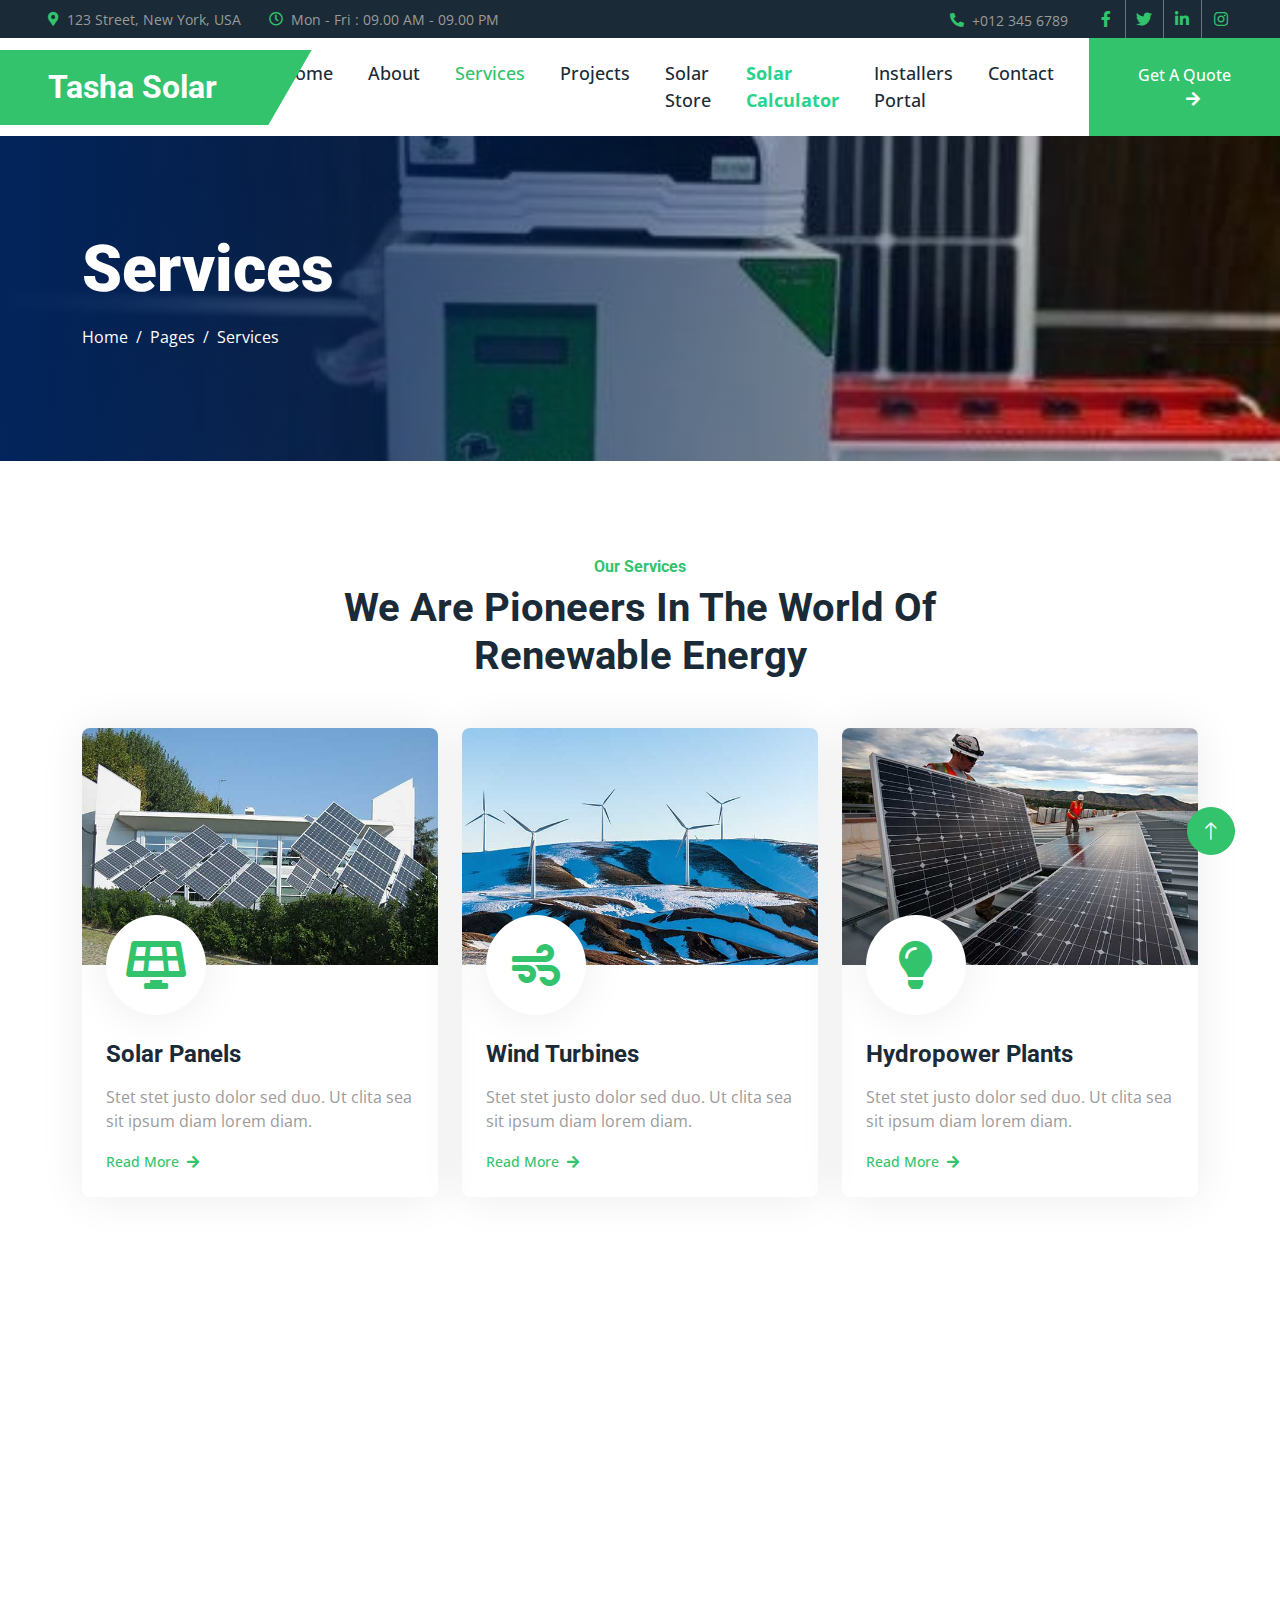
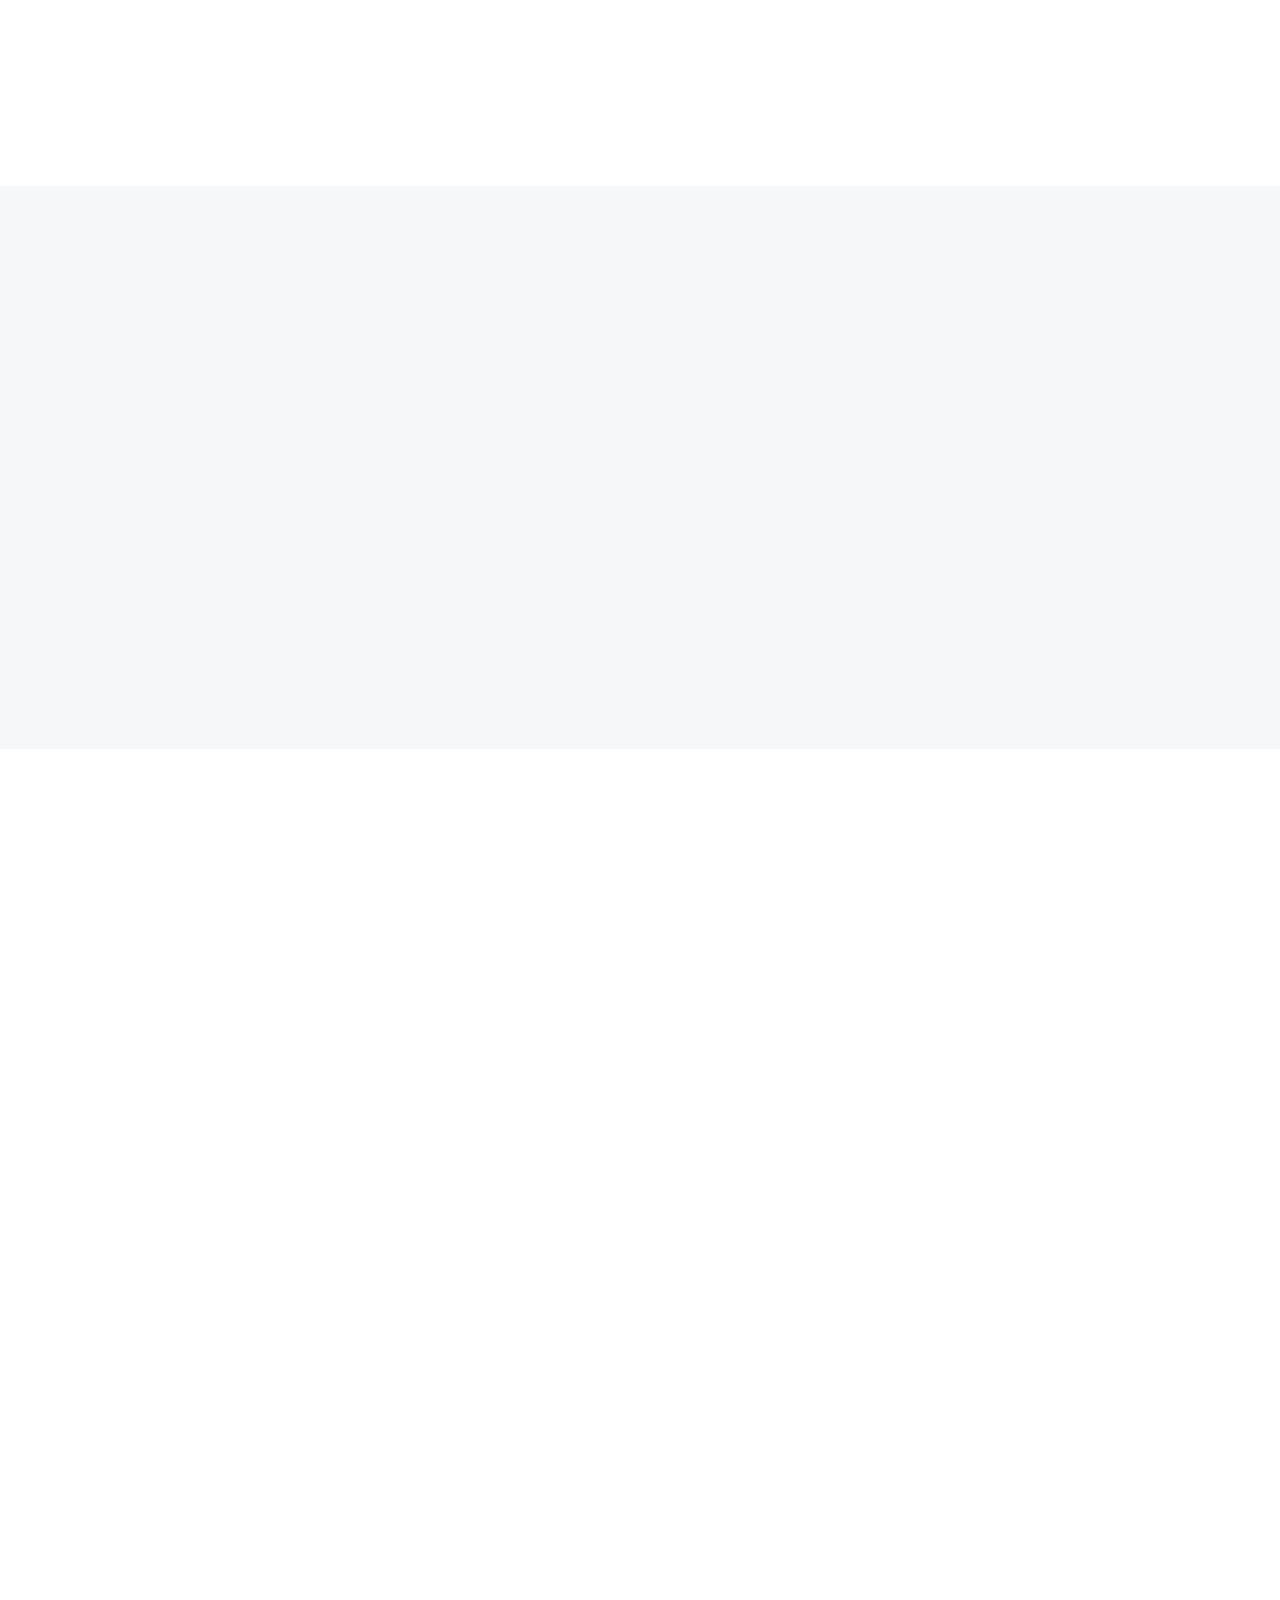
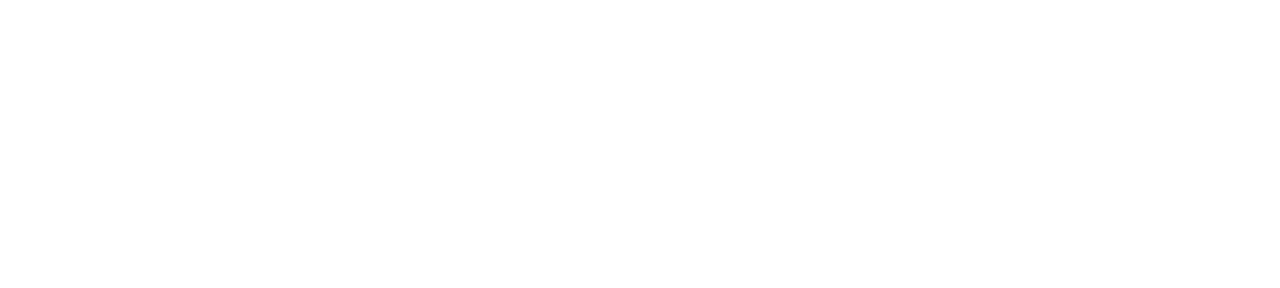
<file: service.html>
<!DOCTYPE html>
<html lang="en">

<head>
    <meta charset="utf-8">
    <title>Tasha Solar - Solar Inverter Systems, Sales and Installation</title>
    <meta content="width=device-width, initial-scale=1.0" name="viewport">
    <meta content="Solar inverter systems, renewable energy, solar panels, clean energy solutions" name="keywords">
    <meta content="Tasha Solar provides cutting-edge solar inverter systems and renewable energy solutions to power your home and business efficiently." name="description">
    <meta property="og:title" content="Tasha Solar: Solar Inverter Systems, Sales and Installation">
    <meta property="og:description"content="Tasha Solar provides cutting-edge solar inverter systems and renewable energy solutions to power your home and business efficiently">
    <meta property="og:image" content="https://cyberbillafrica.github.io/tasha/img/tasha-logo.jpeg" />
    <meta property="og:image:type" content="image/jpeg" />
    <meta property="og:image:width" content="1200" />
    <meta property="og:image:height" content="630" />
    <meta property="og:url" content="https://cyberbillafrica.github.io/tasha/index.html" />
    <meta property="og:type" content="website" />
    
    <!-- Twitter Card Meta Tags -->
    <meta name="twitter:card" content="summary_large_image" />
    <meta name="twitter:title" content="Tasha Solar: Solar Inverter Systems, Sales and Installation" />
    <meta name="twitter:description" content="Tasha Solar provides cutting-edge solar inverter systems and renewable energy solutions to power your home and business efficiently" />
    <meta name="twitter:image" content="https://cyberbillafrica.github.io/tasha/img/tasha-logo.jpeg" />

    <!-- Favicon -->
    <link href="img/tasha-logo.jpeg" rel="icon">
    
    <!-- Google Web Fonts -->
    <link rel="preconnect" href="https://fonts.googleapis.com">
    <link rel="preconnect" href="https://fonts.gstatic.com" crossorigin>
    <link href="https://fonts.googleapis.com/css2?family=Open+Sans:wght@400;500&family=Roboto:wght@500;700;900&display=swap" rel="stylesheet"> 

    <!-- Icon Font Stylesheet -->
    <link href="https://cdnjs.cloudflare.com/ajax/libs/font-awesome/5.10.0/css/all.min.css" rel="stylesheet">
    <link href="https://cdn.jsdelivr.net/npm/bootstrap-icons@1.4.1/font/bootstrap-icons.css" rel="stylesheet">

    <!-- Libraries Stylesheet -->
    <link href="lib/animate/animate.min.css" rel="stylesheet">
    <link href="lib/owlcarousel/assets/owl.carousel.min.css" rel="stylesheet">
    <link href="lib/lightbox/css/lightbox.min.css" rel="stylesheet">

    <!-- Customized Bootstrap Stylesheet -->
    <link href="css/bootstrap.min.css" rel="stylesheet">

    <!-- Template Stylesheet -->
    <link href="css/style.css" rel="stylesheet">
</head>

<body>
    <!-- Spinner Start -->
    <div id="spinner" class="show bg-white position-fixed translate-middle w-100 vh-100 top-50 start-50 d-flex align-items-center justify-content-center">
        <div class="spinner-border text-primary" style="width: 3rem; height: 3rem;" role="status">
            <span class="sr-only">Loading...</span>
        </div>
    </div>
    <!-- Spinner End -->


    <!-- Topbar Start -->
    <div class="container-fluid bg-dark p-0">
        <div class="row gx-0 d-none d-lg-flex">
            <div class="col-lg-7 px-5 text-start">
                <div class="h-100 d-inline-flex align-items-center me-4">
                    <small class="fa fa-map-marker-alt text-primary me-2"></small>
                    <small>123 Street, New York, USA</small>
                </div>
                <div class="h-100 d-inline-flex align-items-center">
                    <small class="far fa-clock text-primary me-2"></small>
                    <small>Mon - Fri : 09.00 AM - 09.00 PM</small>
                </div>
            </div>
            <div class="col-lg-5 px-5 text-end">
                <div class="h-100 d-inline-flex align-items-center me-4">
                    <small class="fa fa-phone-alt text-primary me-2"></small>
                    <small>+012 345 6789</small>
                </div>
                <div class="h-100 d-inline-flex align-items-center mx-n2">
                    <a class="btn btn-square btn-link rounded-0 border-0 border-end border-secondary" href=""><i class="fab fa-facebook-f"></i></a>
                    <a class="btn btn-square btn-link rounded-0 border-0 border-end border-secondary" href=""><i class="fab fa-twitter"></i></a>
                    <a class="btn btn-square btn-link rounded-0 border-0 border-end border-secondary" href=""><i class="fab fa-linkedin-in"></i></a>
                    <a class="btn btn-square btn-link rounded-0" href=""><i class="fab fa-instagram"></i></a>
                </div>
            </div>
        </div>
    </div>
    <!-- Topbar End -->


    <!-- Navbar Start -->
    <nav class="navbar navbar-expand-lg bg-white navbar-light sticky-top p-0">
        <a href="index.html" class="navbar-brand d-flex align-items-center border-end px-4 px-lg-5">
            <h2 class="m-0 text-white">Tasha Solar</h2>
        </a>
        <button type="button" class="navbar-toggler me-4" data-bs-toggle="collapse" data-bs-target="#navbarCollapse">
            <span class="navbar-toggler-icon"></span>
        </button>
        <div class="collapse navbar-collapse" id="navbarCollapse">
            <div class="navbar-nav ms-auto p-4 p-lg-0">
                <a href="index.html" class="nav-item nav-link">Home</a>
                <a href="about.html" class="nav-item nav-link">About</a>
                <a href="service.html" class="nav-item nav-link active">Services</a>
                <a href="project.html" class="nav-item nav-link">Projects</a>
                <a href="solar-store.html" class="nav-item nav-link">Solar Store</a>
                <a href="solar-calculator.html" class="nav-item nav-link" style="font-weight: bold; color: #26d48c;">Solar Calculator</a>
                <a href="installers_portal.html" class="nav-item nav-link">Installers Portal</a>
                <a href="contact.html" class="nav-item nav-link">Contact</a>
            </div>
            <a href="index.html/#quote" class="btn btn-primary rounded-0 py-4 px-lg-5 d-none d-lg-block">Get A Quote<i class="fa fa-arrow-right ms-3"></i></a>
        </div>
    </nav>
    <!-- Navbar End -->



    <!-- Page Header Start -->
    <div class="container-fluid page-header py-5 mb-5">
        <div class="container py-5">
            <h1 class="display-3 text-white mb-3 animated slideInDown">Services</h1>
            <nav aria-label="breadcrumb animated slideInDown">
                <ol class="breadcrumb">
                    <li class="breadcrumb-item"><a class="text-white" href="#">Home</a></li>
                    <li class="breadcrumb-item"><a class="text-white" href="#">Pages</a></li>
                    <li class="breadcrumb-item text-white active" aria-current="page">Services</li>
                </ol>
            </nav>
        </div>
    </div>
    <!-- Page Header End -->


    <!-- Service Start -->
    <div class="container-xxl py-5">
        <div class="container">
            <div class="text-center mx-auto mb-5 wow fadeInUp" data-wow-delay="0.1s" style="max-width: 600px;">
                <h6 class="text-primary">Our Services</h6>
                <h1 class="mb-4">We Are Pioneers In The World Of Renewable Energy</h1>
            </div>
            <div class="row g-4">
                <div class="col-md-6 col-lg-4 wow fadeInUp" data-wow-delay="0.1s">
                    <div class="service-item rounded overflow-hidden">
                        <img class="img-fluid" src="img/img-600x400-1.jpg" alt="">
                        <div class="position-relative p-4 pt-0">
                            <div class="service-icon">
                                <i class="fa fa-solar-panel fa-3x"></i>
                            </div>
                            <h4 class="mb-3">Solar Panels</h4>
                            <p>Stet stet justo dolor sed duo. Ut clita sea sit ipsum diam lorem diam.</p>
                            <a class="small fw-medium" href="">Read More<i class="fa fa-arrow-right ms-2"></i></a>
                        </div>
                    </div>
                </div>
                <div class="col-md-6 col-lg-4 wow fadeInUp" data-wow-delay="0.3s">
                    <div class="service-item rounded overflow-hidden">
                        <img class="img-fluid" src="img/img-600x400-2.jpg" alt="">
                        <div class="position-relative p-4 pt-0">
                            <div class="service-icon">
                                <i class="fa fa-wind fa-3x"></i>
                            </div>
                            <h4 class="mb-3">Wind Turbines</h4>
                            <p>Stet stet justo dolor sed duo. Ut clita sea sit ipsum diam lorem diam.</p>
                            <a class="small fw-medium" href="">Read More<i class="fa fa-arrow-right ms-2"></i></a>
                        </div>
                    </div>
                </div>
                <div class="col-md-6 col-lg-4 wow fadeInUp" data-wow-delay="0.5s">
                    <div class="service-item rounded overflow-hidden">
                        <img class="img-fluid" src="img/img-600x400-3.jpg" alt="">
                        <div class="position-relative p-4 pt-0">
                            <div class="service-icon">
                                <i class="fa fa-lightbulb fa-3x"></i>
                            </div>
                            <h4 class="mb-3">Hydropower Plants</h4>
                            <p>Stet stet justo dolor sed duo. Ut clita sea sit ipsum diam lorem diam.</p>
                            <a class="small fw-medium" href="">Read More<i class="fa fa-arrow-right ms-2"></i></a>
                        </div>
                    </div>
                </div>
                <div class="col-md-6 col-lg-4 wow fadeInUp" data-wow-delay="0.1s">
                    <div class="service-item rounded overflow-hidden">
                        <img class="img-fluid" src="img/img-600x400-4.jpg" alt="">
                        <div class="position-relative p-4 pt-0">
                            <div class="service-icon">
                                <i class="fa fa-solar-panel fa-3x"></i>
                            </div>
                            <h4 class="mb-3">Solar Panels</h4>
                            <p>Stet stet justo dolor sed duo. Ut clita sea sit ipsum diam lorem diam.</p>
                            <a class="small fw-medium" href="">Read More<i class="fa fa-arrow-right ms-2"></i></a>
                        </div>
                    </div>
                </div>
                <div class="col-md-6 col-lg-4 wow fadeInUp" data-wow-delay="0.3s">
                    <div class="service-item rounded overflow-hidden">
                        <img class="img-fluid" src="img/img-600x400-5.jpg" alt="">
                        <div class="position-relative p-4 pt-0">
                            <div class="service-icon">
                                <i class="fa fa-wind fa-3x"></i>
                            </div>
                            <h4 class="mb-3">Wind Turbines</h4>
                            <p>Stet stet justo dolor sed duo. Ut clita sea sit ipsum diam lorem diam.</p>
                            <a class="small fw-medium" href="">Read More<i class="fa fa-arrow-right ms-2"></i></a>
                        </div>
                    </div>
                </div>
                <div class="col-md-6 col-lg-4 wow fadeInUp" data-wow-delay="0.5s">
                    <div class="service-item rounded overflow-hidden">
                        <img class="img-fluid" src="img/img-600x400-6.jpg" alt="">
                        <div class="position-relative p-4 pt-0">
                            <div class="service-icon">
                                <i class="fa fa-lightbulb fa-3x"></i>
                            </div>
                            <h4 class="mb-3">Hydropower Plants</h4>
                            <p>Stet stet justo dolor sed duo. Ut clita sea sit ipsum diam lorem diam.</p>
                            <a class="small fw-medium" href="">Read More<i class="fa fa-arrow-right ms-2"></i></a>
                        </div>
                    </div>
                </div>
            </div>
        </div>
    </div>
    <!-- Service End -->


    <!-- Feature Start -->
    <div class="container-fluid bg-light overflow-hidden my-5 px-lg-0">
        <div class="container feature px-lg-0">
            <div class="row g-0 mx-lg-0">
                <div class="col-lg-6 feature-text py-5 wow fadeIn" data-wow-delay="0.1s">
                    <div class="p-lg-5 ps-lg-0">
                        <h6 class="text-primary">Why Choose Us!</h6>
                        <h1 class="mb-4">Complete Commercial & Residential Solar Systems</h1>
                        <p class="mb-4 pb-2">Tempor erat elitr rebum at clita. Diam dolor diam ipsum sit. Aliqu diam amet diam et eos. Clita erat ipsum et lorem et sit, sed stet lorem sit clita duo justo erat amet</p>
                        <div class="row g-4">
                            <div class="col-6">
                                <div class="d-flex align-items-center">
                                    <div class="btn-lg-square bg-primary rounded-circle">
                                        <i class="fa fa-check text-white"></i>
                                    </div>
                                    <div class="ms-4">
                                        <p class="mb-0">Quality</p>
                                        <h5 class="mb-0">Services</h5>
                                    </div>
                                </div>
                            </div>
                            <div class="col-6">
                                <div class="d-flex align-items-center">
                                    <div class="btn-lg-square bg-primary rounded-circle">
                                        <i class="fa fa-user-check text-white"></i>
                                    </div>
                                    <div class="ms-4">
                                        <p class="mb-0">Expert</p>
                                        <h5 class="mb-0">Workers</h5>
                                    </div>
                                </div>
                            </div>
                            <div class="col-6">
                                <div class="d-flex align-items-center">
                                    <div class="btn-lg-square bg-primary rounded-circle">
                                        <i class="fa fa-drafting-compass text-white"></i>
                                    </div>
                                    <div class="ms-4">
                                        <p class="mb-0">Free</p>
                                        <h5 class="mb-0">Consultation</h5>
                                    </div>
                                </div>
                            </div>
                            <div class="col-6">
                                <div class="d-flex align-items-center">
                                    <div class="btn-lg-square bg-primary rounded-circle">
                                        <i class="fa fa-headphones text-white"></i>
                                    </div>
                                    <div class="ms-4">
                                        <p class="mb-0">Customer</p>
                                        <h5 class="mb-0">Support</h5>
                                    </div>
                                </div>
                            </div>
                        </div>
                    </div>
                </div>
                <div class="col-lg-6 pe-lg-0 wow fadeIn" data-wow-delay="0.5s" style="min-height: 400px;">
                    <div class="position-relative h-100">
                        <img class="position-absolute img-fluid w-100 h-100" src="img/feature.jpg" style="object-fit: cover;" alt="">
                    </div>
                </div>
            </div>
        </div>
    </div>
    <!-- Feature End -->


    <!-- Testimonial Start -->
    <div class="container-xxl py-5">
        <div class="container">
            <div class="text-center mx-auto mb-5 wow fadeInUp" data-wow-delay="0.1s" style="max-width: 600px;">
                <h6 class="text-primary">Testimonial</h6>
                <h1 class="mb-4">What Our Clients Say!</h1>
            </div>
            <div class="owl-carousel testimonial-carousel wow fadeInUp" data-wow-delay="0.1s">
                <div class="testimonial-item text-center">
                    <div class="testimonial-img position-relative">
                        <img class="img-fluid rounded-circle mx-auto mb-5" src="img/testimonial-1.jpg">
                        <div class="btn-square bg-primary rounded-circle">
                            <i class="fa fa-quote-left text-white"></i>
                        </div>
                    </div>
                    <div class="testimonial-text text-center rounded p-4">
                        <p>Clita clita tempor justo dolor ipsum amet kasd amet duo justo duo duo labore sed sed. Magna ut diam sit et amet stet eos sed clita erat magna elitr erat sit sit erat at rebum justo sea clita.</p>
                        <h5 class="mb-1">Client Name</h5>
                        <span class="fst-italic">Profession</span>
                    </div>
                </div>
                <div class="testimonial-item text-center">
                    <div class="testimonial-img position-relative">
                        <img class="img-fluid rounded-circle mx-auto mb-5" src="img/testimonial-2.jpg">
                        <div class="btn-square bg-primary rounded-circle">
                            <i class="fa fa-quote-left text-white"></i>
                        </div>
                    </div>
                    <div class="testimonial-text text-center rounded p-4">
                        <p>Clita clita tempor justo dolor ipsum amet kasd amet duo justo duo duo labore sed sed. Magna ut diam sit et amet stet eos sed clita erat magna elitr erat sit sit erat at rebum justo sea clita.</p>
                        <h5 class="mb-1">Client Name</h5>
                        <span class="fst-italic">Profession</span>
                    </div>
                </div>
                <div class="testimonial-item text-center">
                    <div class="testimonial-img position-relative">
                        <img class="img-fluid rounded-circle mx-auto mb-5" src="img/testimonial-3.jpg">
                        <div class="btn-square bg-primary rounded-circle">
                            <i class="fa fa-quote-left text-white"></i>
                        </div>
                    </div>
                    <div class="testimonial-text text-center rounded p-4">
                        <p>Clita clita tempor justo dolor ipsum amet kasd amet duo justo duo duo labore sed sed. Magna ut diam sit et amet stet eos sed clita erat magna elitr erat sit sit erat at rebum justo sea clita.</p>
                        <h5 class="mb-1">Client Name</h5>
                        <span class="fst-italic">Profession</span>
                    </div>
                </div>
            </div>
        </div>
    </div>
    <!-- Testimonial End -->
        


    <!-- Footer Start -->
    <div class="container-fluid bg-dark text-body footer mt-5 pt-5 wow fadeIn" data-wow-delay="0.1s">
        <div class="container py-5">
            <div class="row g-5">
                <div class="col-lg-3 col-md-6">
                    <h5 class="text-white mb-4">Address</h5>
                    <p class="mb-2"><i class="fa fa-map-marker-alt me-3"></i>Block A27 New Kenyatta Building Material Market, Enugu</p>
                    <p class="mb-2"><i class="fa fa-phone-alt me-3"></i>08060382537 || 07035628665</p>
                    <p class="mb-2"><i class="fa fa-envelope me-3"></i>cedaccinfo@gmail.com</p>
                <div class="d-flex pt-2">
                        <a class="btn btn-square btn-outline-light btn-social" href=""><i class="fab fa-twitter"></i></a>
                        <a class="btn btn-square btn-outline-light btn-social" href=""><i class="fab fa-facebook-f"></i></a>
                        <a class="btn btn-square btn-outline-light btn-social" href=""><i class="fab fa-youtube"></i></a>
                        <a class="btn btn-square btn-outline-light btn-social" href=""><i class="fab fa-linkedin-in"></i></a>
                    </div>
                </div>
                <div class="col-lg-3 col-md-6">
                    <h5 class="text-white mb-4">Quick Links</h5>
                    <a class="btn btn-link" href="">About Us</a>
                    <a class="btn btn-link" href="">Contact Us</a>
                    <a class="btn btn-link" href="">Our Services</a>
                    <a class="btn btn-link" href="">Terms & Condition</a>
                    <a class="btn btn-link" href="">Support</a>
                </div>
            </div>
        </div>

        
        <div class="container">
            <div class="copyright">
                <div class="row">
                <div class="col-md-6 text-left text-md-start mb-3 mb-md-0">
                    &copy; <a href="#">Tasha Solar</a>, All Rights Reserved.
                </div>
                <div class="col-md-6 text-right text-md-end">
                    Designed By <a href="https://cyberbillafrica.github.io/portal/">CyberBill Africa 🌍</a>
                </div>
                </div>
            </div>
        </div>
    </div>
    <!-- Footer End -->

    <!-- Back to Top -->
    <a href="#" class="btn btn-lg btn-primary btn-lg-square rounded-circle back-to-top"><i class="bi bi-arrow-up"></i></a>


    <!-- JavaScript Libraries -->
    <script src="https://code.jquery.com/jquery-3.4.1.min.js"></script>
    <script src="https://cdn.jsdelivr.net/npm/bootstrap@5.0.0/dist/js/bootstrap.bundle.min.js"></script>
    <script src="lib/wow/wow.min.js"></script>
    <script src="lib/easing/easing.min.js"></script>
    <script src="lib/waypoints/waypoints.min.js"></script>
    <script src="lib/counterup/counterup.min.js"></script>
    <script src="lib/owlcarousel/owl.carousel.min.js"></script>
    <script src="lib/isotope/isotope.pkgd.min.js"></script>
    <script src="lib/lightbox/js/lightbox.min.js"></script>

    <!-- Template Javascript -->
    <script src="js/main.js"></script>
</body>

</html>
</file>
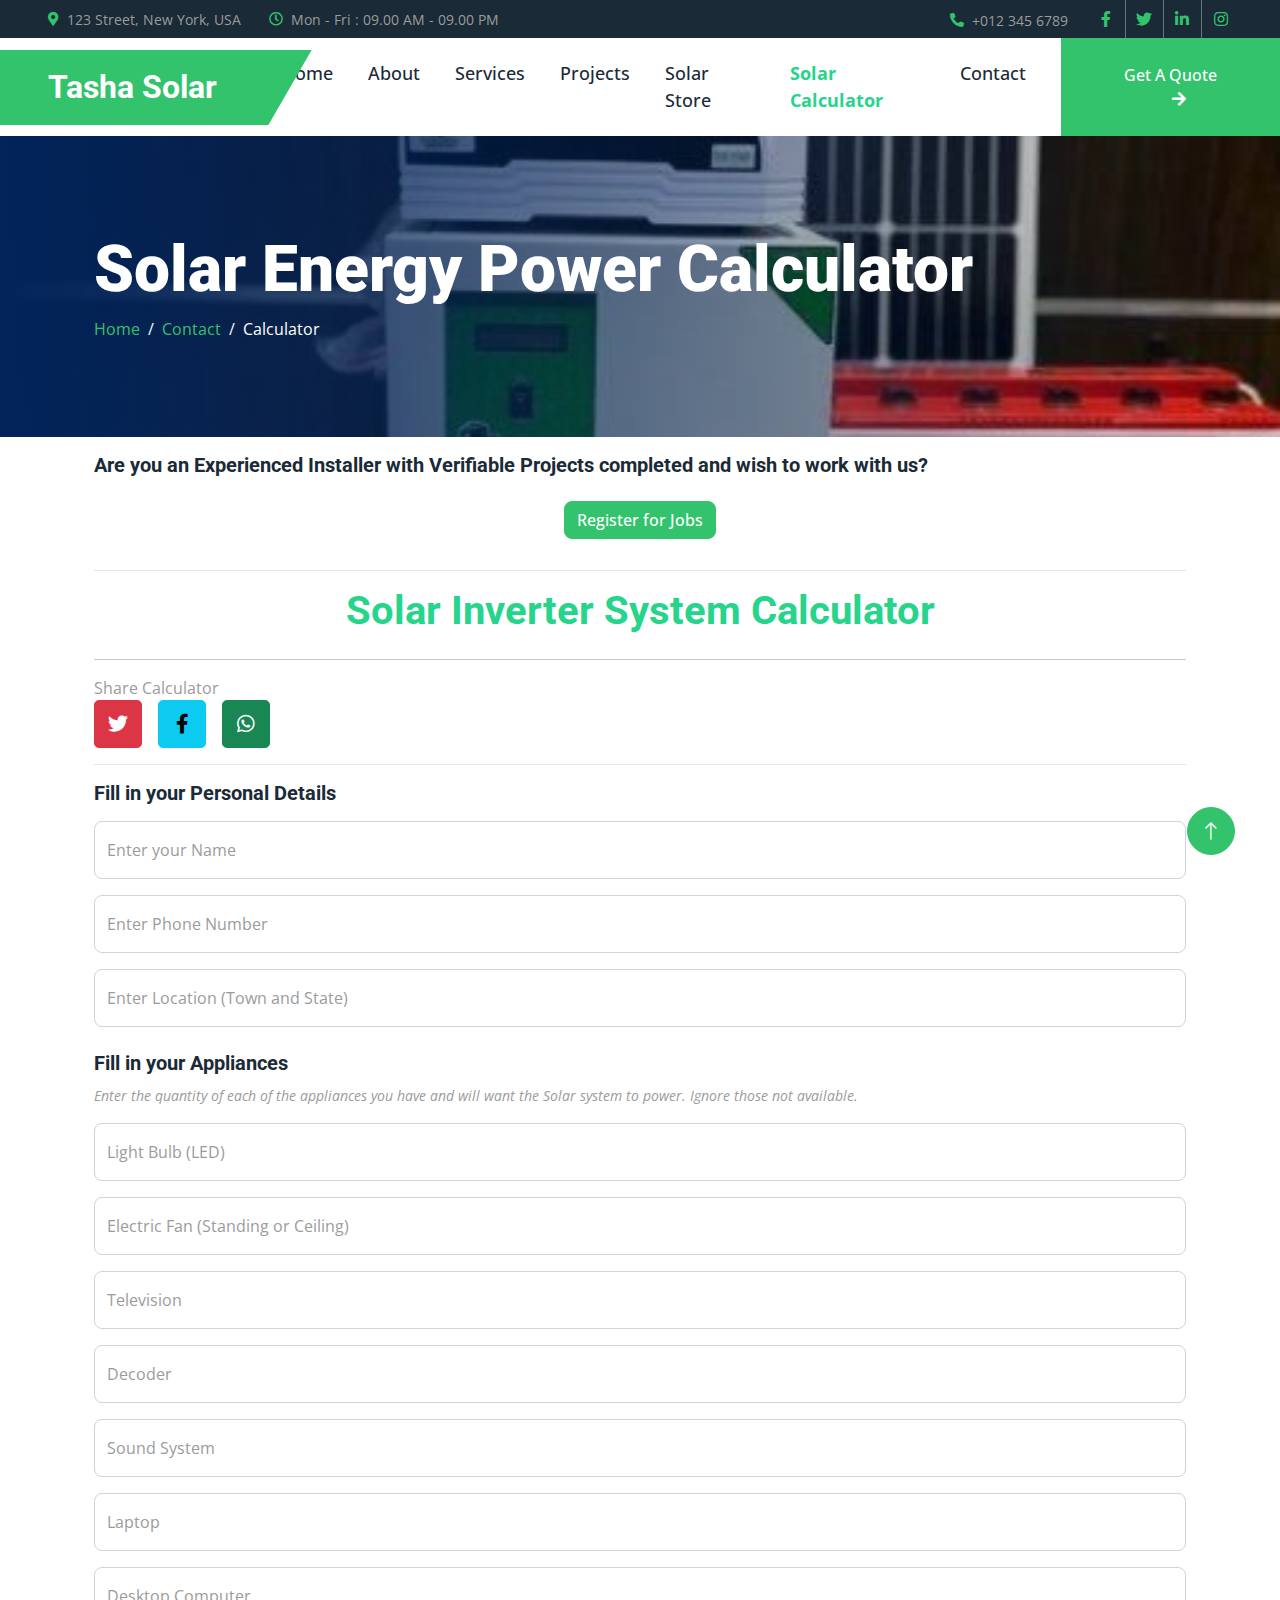
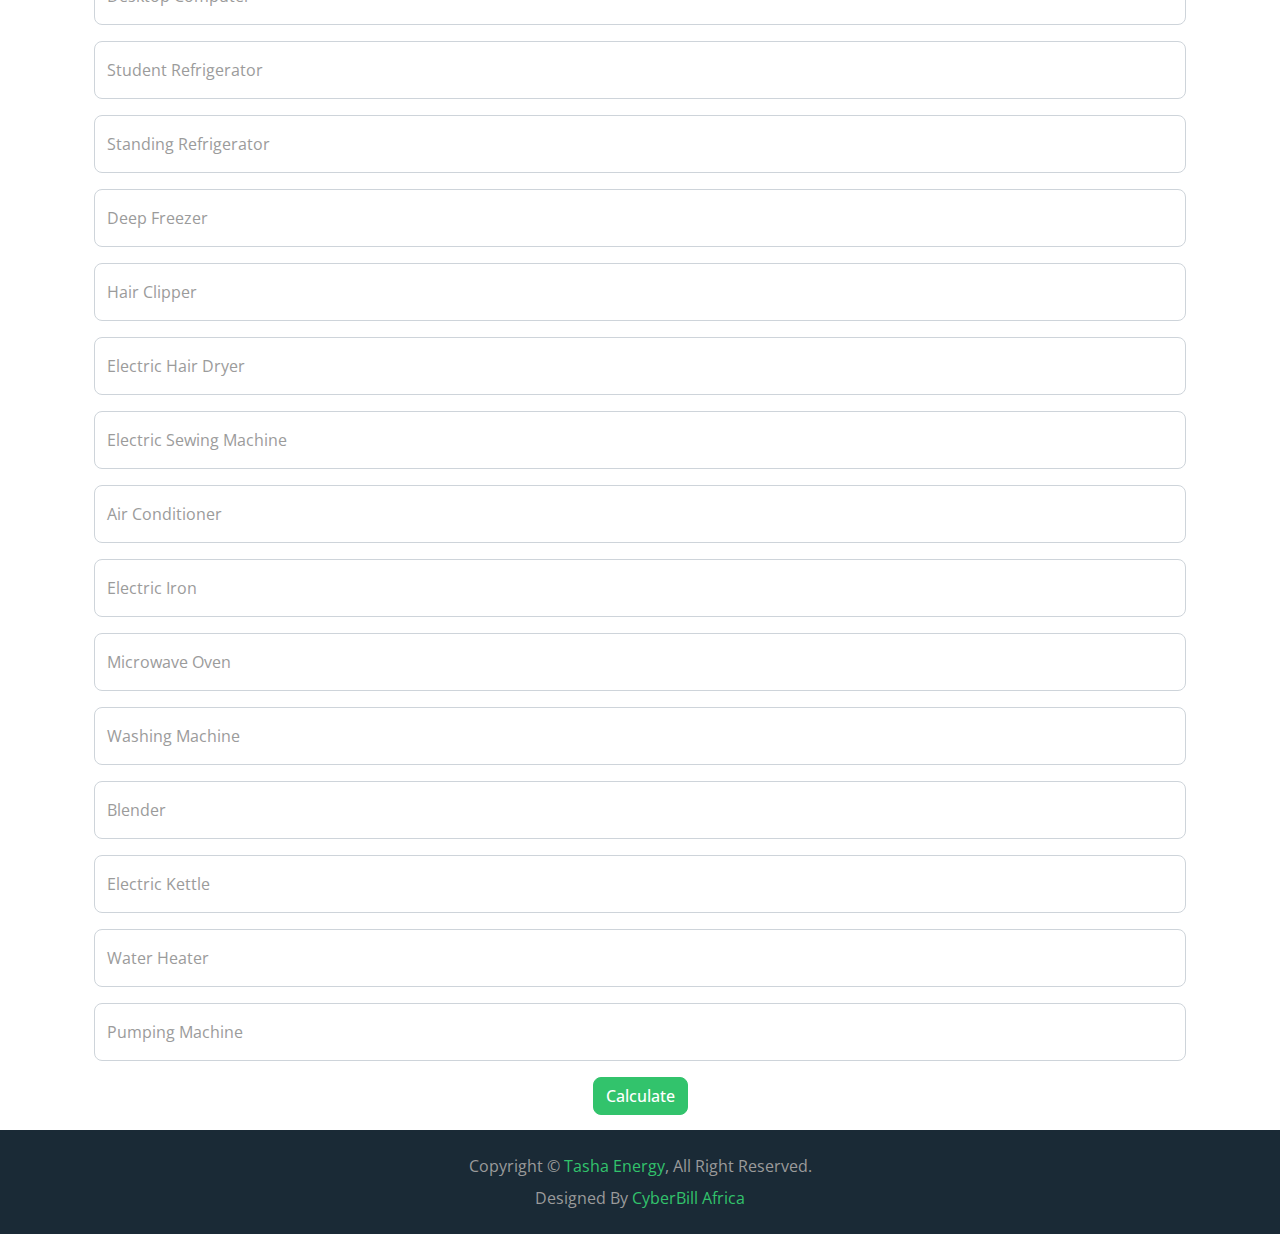
<file: solar-calculator.html>
<!DOCTYPE html>
<html lang="en">
<head>
    <meta charset="UTF-8">
    <meta name="viewport" content="width=device-width, initial-scale=1.0">
    <title>Solar Inverter System Calculator</title>
    <meta content="Solar inverter systems, renewable energy, solar panels, clean energy solutions" name="keywords">
    <meta content="Tasha Solar provides cutting-edge solar inverter systems and renewable energy solutions to power your home and business efficiently." name="description">
    <meta property="og:title" content="Solar Calculator: How much will it Cost you to Power your House? Find out!">
    <meta property="og:description"content="Find out Cost of Solar Inverter System for your energy need">
    <meta property="og:image" content="https://cyberbillafrica.github.io/artisanshub/img/solar-calc.jpeg" />
    <meta property="og:image:type" content="image/jpeg" />
    <meta property="og:image:width" content="1200" />
    <meta property="og:image:height" content="630" />
    <meta property="og:url" content="https://cyberbillafrica.github.io/artisanshub/solar.html" />
    <meta property="og:type" content="website" />
    
    <!-- Twitter Card Meta Tags -->
    <meta name="twitter:card" content="summary_large_image" />
    <meta name="twitter:title" content="Solar Calculator: How much will it Cost you to Power your House? Find out!" />
    <meta name="twitter:description" content="Calculate Your Solar Power System Requirement and Cost" />
    <meta name="twitter:image" content="https://cyberbillafrica.github.io/artisanshub/img/solar-calc.jpeg" />

    <link rel="stylesheet" href="https://cdnjs.cloudflare.com/ajax/libs/bootstrap/5.3.0/css/bootstrap.min.css">
   <!-- Favicon -->
    <link href="img/tasha-logo.jpeg" rel="icon">

    <!-- Google Web Fonts -->
    <link rel="preconnect" href="https://fonts.googleapis.com">
    <link rel="preconnect" href="https://fonts.gstatic.com" crossorigin>
    <link href="https://fonts.googleapis.com/css2?family=Open+Sans:wght@400;500&family=Roboto:wght@500;700;900&display=swap" rel="stylesheet"> 

    <!-- Icon Font Stylesheet -->
    <link href="https://cdnjs.cloudflare.com/ajax/libs/font-awesome/5.10.0/css/all.min.css" rel="stylesheet">
    <link href="https://cdn.jsdelivr.net/npm/bootstrap-icons@1.4.1/font/bootstrap-icons.css" rel="stylesheet">

    <!-- Libraries Stylesheet --
    <link href="lib/animate/animate.min.css" rel="stylesheet">
    <link href="lib/owlcarousel/assets/owl.carousel.min.css" rel="stylesheet">
    <link href="lib/lightbox/css/lightbox.min.css" rel="stylesheet">

    <!-- Customized Bootstrap Stylesheet -->
    <link href="css/bootstrap.min.css" rel="stylesheet">

    <!-- Template Stylesheet -->
    <link href="css/style.css" rel="stylesheet">
</head>

<body>
    <!-- Spinner Start --
    <div id="spinner" class="show bg-white position-fixed translate-middle w-100 vh-100 top-50 start-50 d-flex align-items-center justify-content-center">
        <div class="spinner-border text-primary" style="width: 3rem; height: 3rem;" role="status">
            <span class="sr-only">Loading...</span>
        </div>
    </div>
    <!-- Spinner End -->


    <!-- Topbar Start -->
    <div class="container-fluid bg-dark p-0">
        <div class="row gx-0 d-none d-lg-flex">
            <div class="col-lg-7 px-5 text-start">
                <div class="h-100 d-inline-flex align-items-center me-4">
                    <small class="fa fa-map-marker-alt text-primary me-2"></small>
                    <small>123 Street, New York, USA</small>
                </div>
                <div class="h-100 d-inline-flex align-items-center">
                    <small class="far fa-clock text-primary me-2"></small>
                    <small>Mon - Fri : 09.00 AM - 09.00 PM</small>
                </div>
            </div>
            <div class="col-lg-5 px-5 text-end">
                <div class="h-100 d-inline-flex align-items-center me-4">
                    <small class="fa fa-phone-alt text-primary me-2"></small>
                    <small>+012 345 6789</small>
                </div>
                <div class="h-100 d-inline-flex align-items-center mx-n2">
                    <a class="btn btn-square btn-link rounded-0 border-0 border-end border-secondary" href=""><i class="fab fa-facebook-f"></i></a>
                    <a class="btn btn-square btn-link rounded-0 border-0 border-end border-secondary" href=""><i class="fab fa-twitter"></i></a>
                    <a class="btn btn-square btn-link rounded-0 border-0 border-end border-secondary" href=""><i class="fab fa-linkedin-in"></i></a>
                    <a class="btn btn-square btn-link rounded-0" href=""><i class="fab fa-instagram"></i></a>
                </div>
            </div>
        </div>
    </div>
    <!-- Topbar End -->


    <!-- Navbar Start -->
    <nav class="navbar navbar-expand-lg bg-white navbar-light sticky-top p-0">
        <a href="index.html" class="navbar-brand d-flex align-items-center border-end px-4 px-lg-5">
            <h2 class="m-0 text-white">Tasha Solar</h2>
        </a>
        <button type="button" class="navbar-toggler me-4" data-bs-toggle="collapse" data-bs-target="#navbarCollapse">
            <span class="navbar-toggler-icon"></span>
        </button>
        <div class="collapse navbar-collapse" id="navbarCollapse">
            <div class="navbar-nav ms-auto p-4 p-lg-0">
                <a href="index.html" class="nav-item nav-link">Home</a>
                <a href="about.html" class="nav-item nav-link">About</a>
                <a href="service.html" class="nav-item nav-link">Services</a>
                <a href="project.html" class="nav-item nav-link">Projects</a>
                <a href="solar-store.html" class="nav-item nav-link">Solar Store</a>
                <a href="solar-calculator.html" class="nav-item nav-link" style="font-weight: bold; color: #26d48c;">Solar Calculator</a>
                <a href="contact.html" class="nav-item nav-link">Contact</a>
            </div>
            <a href="index.html/#quote" class="btn btn-primary rounded-0 py-4 px-lg-5 d-none d-lg-block">Get A Quote<i class="fa fa-arrow-right ms-3"></i></a>
        </div>
    </nav>
    <!-- Navbar End -->

<!-- Page Header Start -->
    <div class="container-fluid page-header py-5 mb-3 wow fadeIn" data-wow-delay="0.1s">
        <div class="container py-5">
            <h3 class="display-3 text-white animated slideInRight">Solar Energy Power Calculator</h3>
            <nav aria-label="breadcrumb">
                <ol class="breadcrumb animated slideInRight mb-0">
                    <li class="breadcrumb-item text-white"><a href="#">Home</a></li>
                    <li class="breadcrumb-item text-white"><a href="contact.html">Contact</a></li>
                    <li class="breadcrumb-item text-white active" aria-current="page">Calculator</li>
                </ol>
            </nav>
        </div>
    </div>
    <!-- Page Header End -->
    
    <div class="container">
        
	    <div>
    <h5>Are you an Experienced Installer with Verifiable Projects completed and wish to work with us?</h5>
    <div style="display: flex; justify-content: center;">
        <a href="installers_reg.html"> <button class="btn btn-primary mt-3" style="margin-bottom: 15px;">Register for Jobs</button> </a>
    </div>
	 <hr>
		    <h1 class="text-center" style="color: #26d48c;">Solar Inverter System Calculator</h1>
   </div>
	<!-- Share News Start-->
<hr
<h6 class="mt-4 mb-3 text-dark text-uppercase font-weight-bold">Share Calculator</h6>
<div class="d-flex justify-content-start">
    <a class="btn btn-lg btn-danger btn-lg-square me-3" id="twitter-share" target="_blank">
        <i class="fab fa-twitter"></i>
    </a>
    <a class="btn btn-lg btn-info btn-lg-square me-3" id="facebook-share" target="_blank">
        <i class="fab fa-facebook-f"></i>
    </a>
    <a class="btn btn-lg btn-success btn-lg-square" id="whatsapp-share" target="_blank">
        <i class="fab fa-whatsapp"></i>
    </a>
</div>
<hr>
<script>
    // Get the current page URL
    const pageUrl = encodeURIComponent(window.location.href);

    // Update share links dynamically
     document.getElementById("twitter-share").href = 
    `https://twitter.com/intent/tweet?url=${pageUrl}&text=Check%20out%20how%20much%20it%20will%20cost%20you%20to%20power%20your%20house%20or%20office%20with%20Solar%20Power%20System`;

     document.getElementById("facebook-share").href = 
    `https://www.facebook.com/sharer/sharer.php?u=${pageUrl}`;

     document.getElementById("whatsapp-share").href = 
    `https://api.whatsapp.com/send?text=Check%20out%20how%20much%20it%20will%20cost%20you%20to%20power%20your%20house%20or%20office%20with%20Solar%20Power%20System:%20${pageUrl}`;
</script>
<!-- Share News End-->
        
        <!-- User Details Section -->
        <h5>Fill in your Personal Details</h5><div id="user-details" class="mb-4">
            <div class="form-floating mt-3">
                <input type="text" class="form-control" id="userName" placeholder="Enter your Name" required>
                <label for="userName">Enter your Name</label>
            </div>
            <div class="form-floating mt-3">
                <input type="tel" class="form-control" id="userPhone" placeholder="Enter Phone Number" required>
                <label for="userPhone">Enter Phone Number</label>
            </div>
            <div class="form-floating mt-3">
                <input type="text" class="form-control" id="userLocation" placeholder="Enter Location (Town and City) " required>
                <label for="userLocation">Enter Location (Town and State)</label>
            </div>
        </div>
        
        <!-- Appliance Input Section -->
       <h5>Fill in your Appliances</h5>
        <small><i>Enter the quantity of each of the appliances you have and will want the Solar system to power. Ignore those not available.</i></small>
        <div id="form-container"></div>
        
        <!-- Calculate Button -->
        <div style="display: flex; justify-content: center;">
  <button id="calculateBtn" class="btn btn-primary mt-3" style="margin-bottom: 15px;">Calculate</button>
</div>

    <!-- Results Section -->
        <div id="result" class="mt-4 p-3 bg-light border rounded d-none">
            <h4 style="color: green;">Below is your Estimated System Requirements and Costs:</h4>
            <p id="totalPower" style="font-weight: bold;"></p>
            <p id="inverter"></p>
            <p id="batteries"></p>
            <p id="panels"></p>
            <p id="chargeController"></p>
            <p id="batteryRack"></p>
            <p id="cablesAccessories"></p>
            <p id="logisticsInstallation"></p>
            <h3 id="totalCost" style="color: red;"></h3>
        </div>
    </div>

<script>
        // Appliance Wattages
        const appliances = {
            "Light Bulb (LED)": 20,
            "Electric Fan (Standing or Ceiling)": 100,
            "Television": 150,
            "Decoder": 50,
            "Sound System": 200,
            "Laptop": 100,
            "Desktop Computer": 300,
            "Student Refrigerator": 400,
            "Standing Refrigerator": 700,
            "Deep Freezer": 800,
            "Hair Clipper": 30,
            "Electric Hair Dryer": 2000,
            "Electric Sewing Machine": 500,
            "Air Conditioner": 2000,
            "Electric Iron": 1500,
            "Microwave Oven": 1000,
            "Washing Machine": 1000,
            "Blender": 700,
            "Electric Kettle": 1500,
            "Water Heater": 2000,
            "Pumping Machine": 2000
        };

        // Pricing Data
        const pricing = {
            inverters: [140000, 180000, 230000, 290000, 390000, 450000, 650000, 1200000, 1400000],
            panels: { "250W": 70000, "350W": 100000 },
            chargeControllers: [80000, 100000, 150000, 230000, 260000],
            batteryRack: [30000, 40000, 60000, 100000, 120000, 130000, 170000, 220000, 300000],
            cablesAccessories: [60000, 70000, 90000, 100000, 120000, 140000, 180000, 220000, 250000],
            logisticsInstallation: [80000, 100000, 120000, 150000, 170000, 180000, 250000, 300000, 400000],
            batteries: 300000
        };

        // Populate Form with Appliances
        const formContainer = document.getElementById("form-container");
        Object.keys(appliances).forEach((appliance, index) => {
            formContainer.innerHTML += `
                <div class="form-floating mt-3">
                    <input type="number" class="form-control" id="appliance-${index}" placeholder="${appliance}" min="0">
                    <label for="appliance-${index}">${appliance}</label>
                </div>`;
        });
        
// Function to Submit Data to Google Sheets
function submitToSheet(name, phone, location, totalPower, totalCost) {
    const scriptUrl = "https://script.google.com/macros/s/AKfycbyq5GJ32feSN4MOHZPmxoT9TIkCoMEMQOiZpeZlGkTDLuB-OaQDZ3znSsMAE5F8m9fE/exec"; // Replace with your deployed Apps Script URL

    const formData = new FormData();
    formData.append("name", name);
    formData.append("phone", phone);
    formData.append("location", location);
    formData.append("totalPower", totalPower);
    formData.append("totalCost", totalCost);

    fetch(scriptUrl, { method: "POST", body: formData })
        .then(response => response.json())
        .then(data => console.log(data.status === "success" ? "Data submitted successfully!" : "Error submitting data."))
        .catch(() => console.log("There was an error submitting the data. Please try again."));
}


        // Calculate Total Power and Materials
        document.getElementById("calculateBtn").addEventListener("click", () => {
            const name = document.getElementById("userName").value.trim();
            const phone = document.getElementById("userPhone").value.trim();
            const location = document.getElementById("userLocation").value.trim();

            // Validate User Details
            if (!name || !phone || !location) {
                alert("Please fill out your Name, Phone Number, and Location to calculate.");
                return;
            }

            // Validate phone number (must be a valid Nigerian number with exactly 11 digits)
            const phoneRegex = /^(070|080|081|090|091|071|093|094|095|096|097|098|099)[0-9]{8}$/;
            if (!phoneRegex.test(phone)) {
                alert("Please enter a valid Nigerian phone number with 11 digits.");
                return;
            }

            let isValid = true;
            Object.keys(appliances).forEach((appliance, index) => {
                const quantity = document.getElementById(`appliance-${index}`).value;
                if (quantity && (isNaN(quantity) || quantity < 0)) {
                    alert(`Please enter a valid number for ${appliance}.`);
                    isValid = false;
                }
            });

            if (!isValid) return;

            let totalPower = 0;
            Object.values(appliances).forEach((watt, index) => {
                const quantity = parseInt(document.getElementById(`appliance-${index}`).value) || 0;
                totalPower += watt * quantity;
            });

            // Determine Inverter Capacity and Costs
            const inverterIndex = totalPower <= 1000 ? 0 : totalPower <= 1500 ? 1 : totalPower <= 2000 ? 2 :
                totalPower <= 2500 ? 3 : totalPower <= 3000 ? 4 : totalPower <= 3500 ? 5 :
                totalPower <= 5000 ? 6 : totalPower <= 7500 ? 7 : 8;
            const inverterCapacity = ["1kVA", "1.5kVA", "2kVA", "2.5kVA", "3kVA", "3.5kVA", "5kVA", "7.5kVA", "10kVA"][inverterIndex];
            const inverterCost = pricing.inverters[inverterIndex];

            // Determine Batteries
            const batteries = inverterIndex === 0 ? 1 : inverterIndex === 1 ? 2 : inverterIndex <= 3 ? 4 :
                inverterIndex <= 5 ? 8 : inverterIndex <= 7 ? 12 : 16;
            const batteryCost = batteries * pricing.batteries;

            // Determine Panels
            const panelType = inverterIndex <= 5 ? "250W" : "350W";
            const panels = inverterIndex <= 5 ? batteries * 3 : batteries * 2;
            const panelCost = panels * pricing.panels[panelType];

            // Determine Charge Controller
            const chargeControllerIndex = inverterIndex <= 1 ? 0 : inverterIndex <= 3 ? 1 :
                inverterIndex <= 5 ? 2 : inverterIndex === 6 ? 3 : 4;
            const chargeControllerCost = pricing.chargeControllers[chargeControllerIndex];

            // Additional Costs
            const batteryRackCost = pricing.batteryRack[inverterIndex];
            const cablesAccessoriesCost = pricing.cablesAccessories[inverterIndex];
            const logisticsInstallationCost = pricing.logisticsInstallation[inverterIndex];

            // Total Cost
            const totalCost = inverterCost + batteryCost + panelCost + chargeControllerCost +
                batteryRackCost + cablesAccessoriesCost + logisticsInstallationCost;

            // Display Results
            document.getElementById("result").classList.remove("d-none");
            document.getElementById("totalPower").innerText = `Estimated Total Power Requirement = ${totalPower} Watts`;
            document.getElementById("inverter").innerText = `Solar Inverter: ${inverterCapacity} (₦${inverterCost.toLocaleString()})`;
            document.getElementById("batteries").innerText = `Tall Tubular Batteries: ${batteries} (₦${batteryCost.toLocaleString()})`;
            document.getElementById("panels").innerText = `Solar Panels: ${panels} x ${panelType} (₦${panelCost.toLocaleString()})`;
            document.getElementById("chargeController").innerText = `MPPT Charge Controller: ₦${chargeControllerCost.toLocaleString()}`;
            document.getElementById("batteryRack").innerText = `Battery Rack & Solar Rails: ₦${batteryRackCost.toLocaleString()}`;
            document.getElementById("cablesAccessories").innerText = `Cables & Accessories: ₦${cablesAccessoriesCost.toLocaleString()}`;
            document.getElementById("logisticsInstallation").innerText = `Logistics & Installation: ₦${logisticsInstallationCost.toLocaleString()}`;
            document.getElementById("totalCost").innerText = `Estimated Total Cost: ₦${totalCost.toLocaleString()}`;

             
             // Submit to Google Sheets
    submitToSheet(name, phone, location, totalPower, totalCost);
            
            // WhatsApp Link
            const whatsappNumber = "2348022987177"; 
            const message = encodeURIComponent(`
                Hello, I need assistance with my solar power setup. Here are my requirements from Calculation:
                - Total Power Requirement: ${totalPower}W
                - Inverter: ${inverterCapacity} (₦${inverterCost.toLocaleString()})
                - Batteries: ${batteries} (₦${batteryCost.toLocaleString()})
                - Solar Panels: ${panels} x ${panelType} (₦${panelCost.toLocaleString()})
                - Charge Controller: ₦${chargeControllerCost.toLocaleString()}
                - Battery Rack & Rails: ₦${batteryRackCost.toLocaleString()}
                - Cables & Accessories: ₦${cablesAccessoriesCost.toLocaleString()}
                - Logistics & Installation: ₦${logisticsInstallationCost.toLocaleString()}
                - Estimated Total Cost: ₦${totalCost.toLocaleString()}
                I would like to discuss my specific needs.
            `);

            // Insert WhatsApp link into the result
            document.getElementById("result").insertAdjacentHTML("beforeend", `
                <div class="mt-3">
                    <hr>
                    <p><i>Want to learn more, have specific questions or discuss further?</i></p>
                    <a href="https://wa.me/${whatsappNumber}?text=${message}" 
                       class="btn btn-primary" target="_blank">
                       Chat Now with an Expert <i class="fa fa-arrow-right ms-2"></i>
                    </a>
                </div>
            `);
        });
    </script>

       
<!-- <script>
    
    // Appliance Wattages
    const appliances = {
        "Light Bulb (LED)": 20,
        "Electric Fan (Standing or Ceiling)": 100,
        "Television": 150,
        "Decoder": 50,
        "Sound System": 200,
        "Laptop": 100,
        "Desktop Computer": 300,
        "Student Refrigerator": 400,
        "Standing Refrigerator": 700,
        "Deep Freezer": 800,
        "Hair Clipper": 30,
        "Electric Hair Dryer": 2000,
        "Electric Sewing Machine": 500,
        "Air Conditioner": 2000,
        "Electric Iron": 1500,
        "Microwave Oven": 1000,
        "Washing Machine": 1000,
        "Blender": 700,
        "Electric Kettle": 1500,
        "Water Heater": 2000,
        "Pumping Machine": 2000
    };

    // Pricing Data
    const pricing = {
        inverters: [140000, 180000, 230000, 290000, 390000, 450000, 650000, 1200000, 1400000],
        panels: { "250W": 70000, "350W": 100000 },
        chargeControllers: [80000, 100000, 150000, 230000, 260000],
        batteryRack: [30000, 40000, 60000, 100000, 120000, 130000, 170000, 220000, 300000],
        cablesAccessories: [60000, 70000, 90000, 100000, 120000, 140000, 180000, 220000, 250000],
        logisticsInstallation: [80000, 100000, 120000, 150000, 170000, 180000, 250000, 300000, 400000],
        batteries: 300000
    };

    // Populate Form
    const formContainer = document.getElementById("form-container");
    Object.keys(appliances).forEach((appliance, index) => {
        formContainer.innerHTML += `
            <div class="form-floating mt-3">
                <input type="number" class="form-control" id="appliance-${index}" placeholder="${appliance}" min="0">
                <label for="appliance-${index}">${appliance}</label>
            </div>`;
    });
       
     // Function to Submit Data to Google Sheets
function submitToSheet(name, phone, location, totalPower, totalCost) {
    const scriptUrl = "https://script.google.com/macros/s/AKfycbyq5GJ32feSN4MOHZPmxoT9TIkCoMEMQOiZpeZlGkTDLuB-OaQDZ3znSsMAE5F8m9fE/exec"; // Replace with your deployed Apps Script URL

    const formData = new FormData();
    formData.append("name", name);
    formData.append("phone", phone);
    formData.append("location", location);
    formData.append("totalPower", totalPower);
    formData.append("totalCost", totalCost);

    fetch(scriptUrl, { method: "POST", body: formData })
        .then(response => response.json())
        .then(data => console.log(data.status === "success" ? "Data submitted successfully!" : "Error submitting data."))
        .catch(() => console.log("There was an error submitting the data. Please try again."));
}

    
    // Calculate Total Power and Materials
    document.getElementById("calculateBtn").addEventListener("click", () => {
        const name = document.getElementById("userName").value.trim();
        const phone = document.getElementById("userPhone").value.trim();
        const location = document.getElementById("userLocation").value.trim();

        // Validate User Details
        if (!name || !phone || !location) {
            alert("Please fill out your Name, Phone Number, and Location to calculate.");
            return;
        }

            // Validate phone number (must be a valid Nigerian number with exactly 11 digits)
    const phoneRegex = /^(070|080|081|090|091|071|093|094|095|096|097|098|099)[0-9]{8}$/;
    if (!phoneRegex.test(phone)) {
        alert("Please enter a valid Nigerian phone number with 11 digits.");
        return;
    }

    // Validate power consumption input fields: Ensure that the user enters valid numbers
    let isValid = true;
    Object.keys(appliances).forEach((appliance, index) => {
        const quantity = document.getElementById(`appliance-${index}`).value;
        if (quantity && (isNaN(quantity) || quantity < 0)) {
            alert(`Please enter a valid number for ${appliance}.`);
            isValid = false;
        }
    });

    if (!isValid) return;
        
        let totalPower = 0;
        Object.values(appliances).forEach((watt, index) => {
            const quantity = parseInt(document.getElementById(`appliance-${index}`).value) || 0;
            totalPower += watt * quantity;
        });

        // Determine Inverter Capacity
        const inverterIndex = totalPower <= 1000 ? 0 : totalPower <= 1500 ? 1 : totalPower <= 2000 ? 2 :
            totalPower <= 2500 ? 3 : totalPower <= 3000 ? 4 : totalPower <= 3500 ? 5 :
            totalPower <= 5000 ? 6 : totalPower <= 7500 ? 7 : 8;
        const inverterCapacity = ["1kVA", "1.5kVA", "2kVA", "2.5kVA", "3kVA", "3.5kVA", "5kVA", "7.5kVA", "10kVA"][inverterIndex];
        const inverterCost = pricing.inverters[inverterIndex];

        // Determine Batteries (1kVA -> 1 battery, 1.5kVA -> 2 batteries, etc.)
        const batteries = inverterIndex === 0 ? 1 : inverterIndex === 1 ? 2 : inverterIndex <= 3 ? 4 :
            inverterIndex <= 5 ? 8 : inverterIndex <= 7 ? 12 : 16;
        const batteryCost = batteries * pricing.batteries;

        // Determine Solar Panels
        const panelType = inverterIndex <= 5 ? "250W" : "350W";
        const panels = inverterIndex <= 5 ? batteries * 3 : batteries * 2;
        const panelCost = panels * pricing.panels[panelType];

        // Determine Charge Controller
        const chargeControllerIndex = inverterIndex <= 1 ? 0 : inverterIndex <= 3 ? 1 :
            inverterIndex <= 5 ? 2 : inverterIndex === 6 ? 3 : 4;
        const chargeControllerCost = pricing.chargeControllers[chargeControllerIndex];

        // Additional Costs
        const batteryRackCost = pricing.batteryRack[inverterIndex];
        const cablesAccessoriesCost = pricing.cablesAccessories[inverterIndex];
        const logisticsInstallationCost = pricing.logisticsInstallation[inverterIndex];

        // Total Cost
        const totalCost = inverterCost + batteryCost + panelCost + chargeControllerCost +
            batteryRackCost + cablesAccessoriesCost + logisticsInstallationCost;

        // Display Results
        document.getElementById("result").classList.remove("d-none");
        document.getElementById("totalPower").innerText = `Estimated Total Power Requirement = ${totalPower} Watts`;
        document.getElementById("inverter").innerText = `Solar Inverter: ${inverterCapacity} (₦${inverterCost.toLocaleString()})`;
        document.getElementById("batteries").innerText = `Tall Tubular Batteries: ${batteries} (₦${batteryCost.toLocaleString()})`;
        document.getElementById("panels").innerText = `Solar Panels: ${panels} x ${panelType} (₦${panelCost.toLocaleString()})`;
        document.getElementById("chargeController").innerText = `MPPT Charge Controller: ₦${chargeControllerCost.toLocaleString()}`;
        document.getElementById("batteryRack").innerText = `Battery Rack & Solar Rails: ₦${batteryRackCost.toLocaleString()}`;
        document.getElementById("cablesAccessories").innerText = `Cables & Accessories: ₦${cablesAccessoriesCost.toLocaleString()}`;
        document.getElementById("logisticsInstallation").innerText = `Logistics & Installation: ₦${logisticsInstallationCost.toLocaleString()}`;
        document.getElementById("totalCost").innerText = `Estimated Total Cost: ₦${totalCost.toLocaleString()}`;

        // Silently send data to Google Sheets
  submitToSheet(name, phone, location, totalPower, totalCost);
            
        // Generate WhatsApp Link
        const whatsappNumber = "2348022987177"; // Replace with the expert's WhatsApp number
        const message = encodeURIComponent(
            `Hello, I need assistance with my solar power setup. Here are my requirements from Calculation:\n` +
            `- Total Power Requirement: ${totalPower}W\n` +
            `- Inverter: ${inverterCapacity} (₦${inverterCost.toLocaleString()})\n` +
            `- Batteries: ${batteries} (₦${batteryCost.toLocaleString()})\n` +
            `- Solar Panels: ${panels} x ${panelType} (₦${panelCost.toLocaleString()})\n` +
            `- Charge Controller: ₦${chargeControllerCost.toLocaleString()}\n` +
            `- Battery Rack & Rails: ₦${batteryRackCost.toLocaleString()}\n` +
            `- Cables & Accessories: ₦${cablesAccessoriesCost.toLocaleString()}\n` +
            `- Logistics & Installation: ₦${logisticsInstallationCost.toLocaleString()}\n` +
            `- Estimated Total Cost: ₦${totalCost.toLocaleString()}\n\n` +
            `I would like to discuss my specific needs.`
        `);

        // Insert WhatsApp Link after the results section
document.getElementById("result").insertAdjacentHTML("beforeend", `
  <div class="mt-3">
    <hr>
    <p><i>Want to learn more, have specific questions or discuss further?</i></p>
    <a href="https://wa.me/${whatsappNumber}?text=${message}" 
       class="btn btn-primary" 
       target="_blank">
       Chat Now with an Expert <i class="fa fa-arrow-right ms-2"></i>
    </a>
  </div>
     `);
    });
</script>

        <!-- Copyright Start -->
    <div class="container-fluid copyright bg-dark py-4">
        <div class="container text-center">
            <p class="mb-2">Copyright &copy; <a class="fw-semi-bold" href="index.html">Tasha Energy</a>, All Right Reserved.</p>
            <!--/*** This template is free as long as you keep the footer author’s credit link/attribution link/backlink. If you'd like to use the template without the footer author’s credit link/attribution link/backlink, you can purchase the Credit Removal License from "https://htmlcodex.com/credit-removal". Thank you for your support. ***/-->
            <p class="mb-0">Designed By <a class="fw-semi-bold" href="https://htmlcodex.com">CyberBill Africa</a></p>
        </div>
    </div>
    <!-- Copyright End -->

    <!-- Back to Top -->
    <a href="#" class="btn btn-lg btn-primary btn-lg-square rounded-circle back-to-top"><i class="bi bi-arrow-up"></i></a>


    <!-- JavaScript Libraries -->
    <script src="https://code.jquery.com/jquery-3.4.1.min.js"></script>
    <script src="https://cdn.jsdelivr.net/npm/bootstrap@5.0.0/dist/js/bootstrap.bundle.min.js"></script>
    <script src="lib/wow/wow.min.js"></script>
    <script src="lib/easing/easing.min.js"></script>
    <script src="lib/waypoints/waypoints.min.js"></script>
    <script src="lib/counterup/counterup.min.js"></script>
    <script src="lib/owlcarousel/owl.carousel.min.js"></script>
    <script src="lib/isotope/isotope.pkgd.min.js"></script>
    <script src="lib/lightbox/js/lightbox.min.js"></script>

    <!-- Template Javascript -->
    <script src="js/main.js"></script>
</body>

</html>
</file>
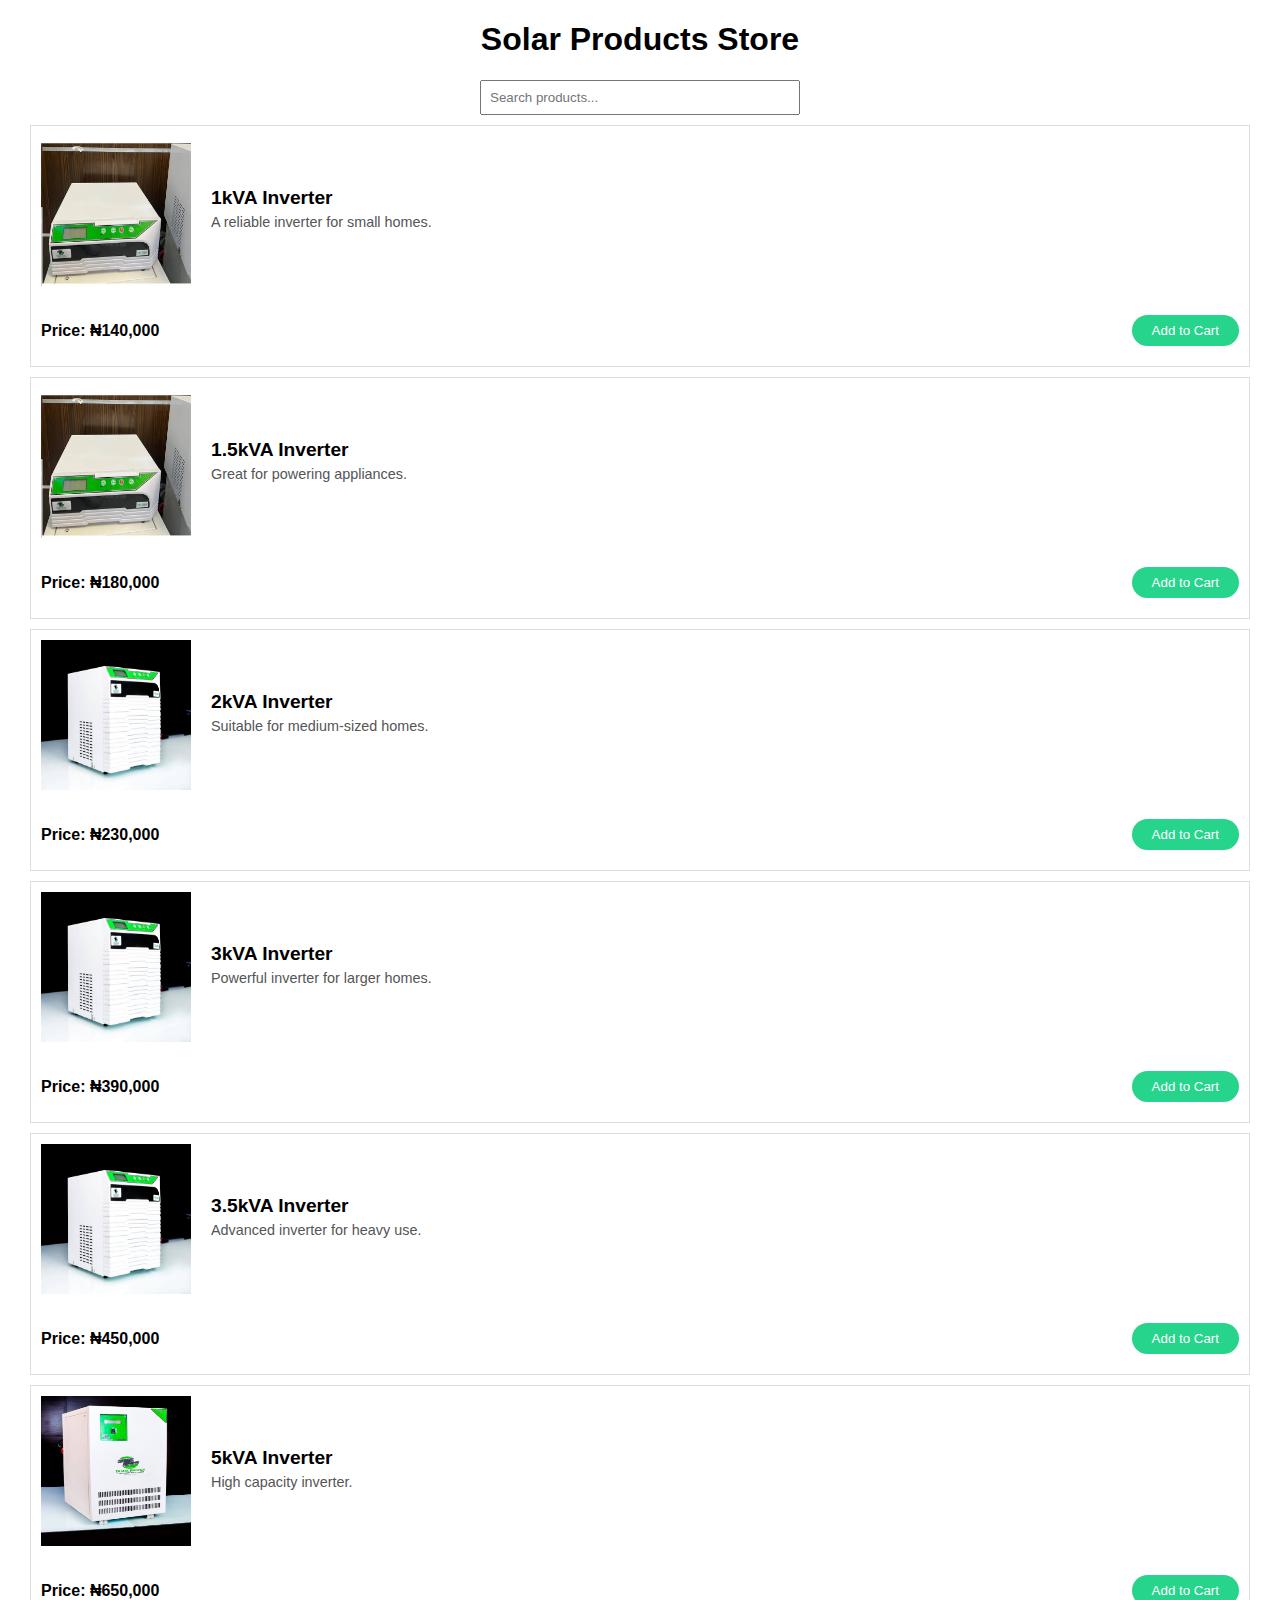
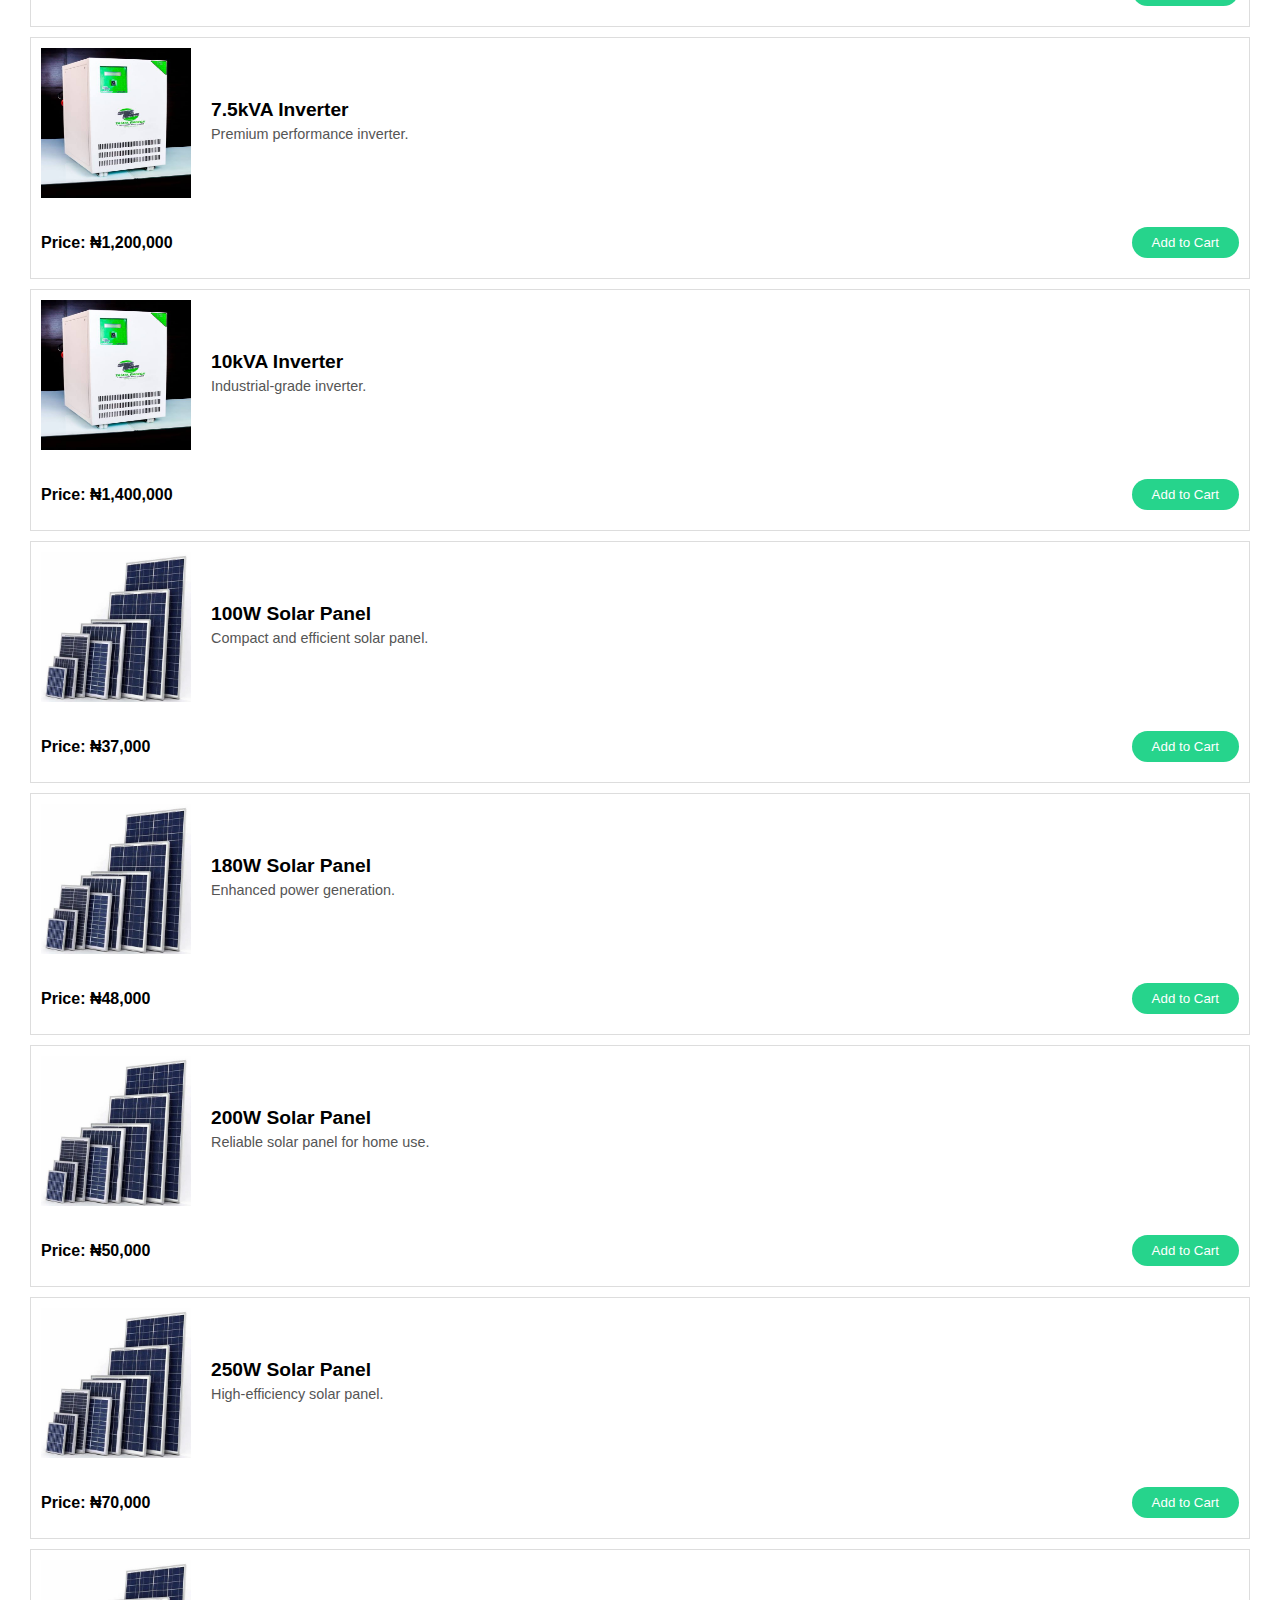
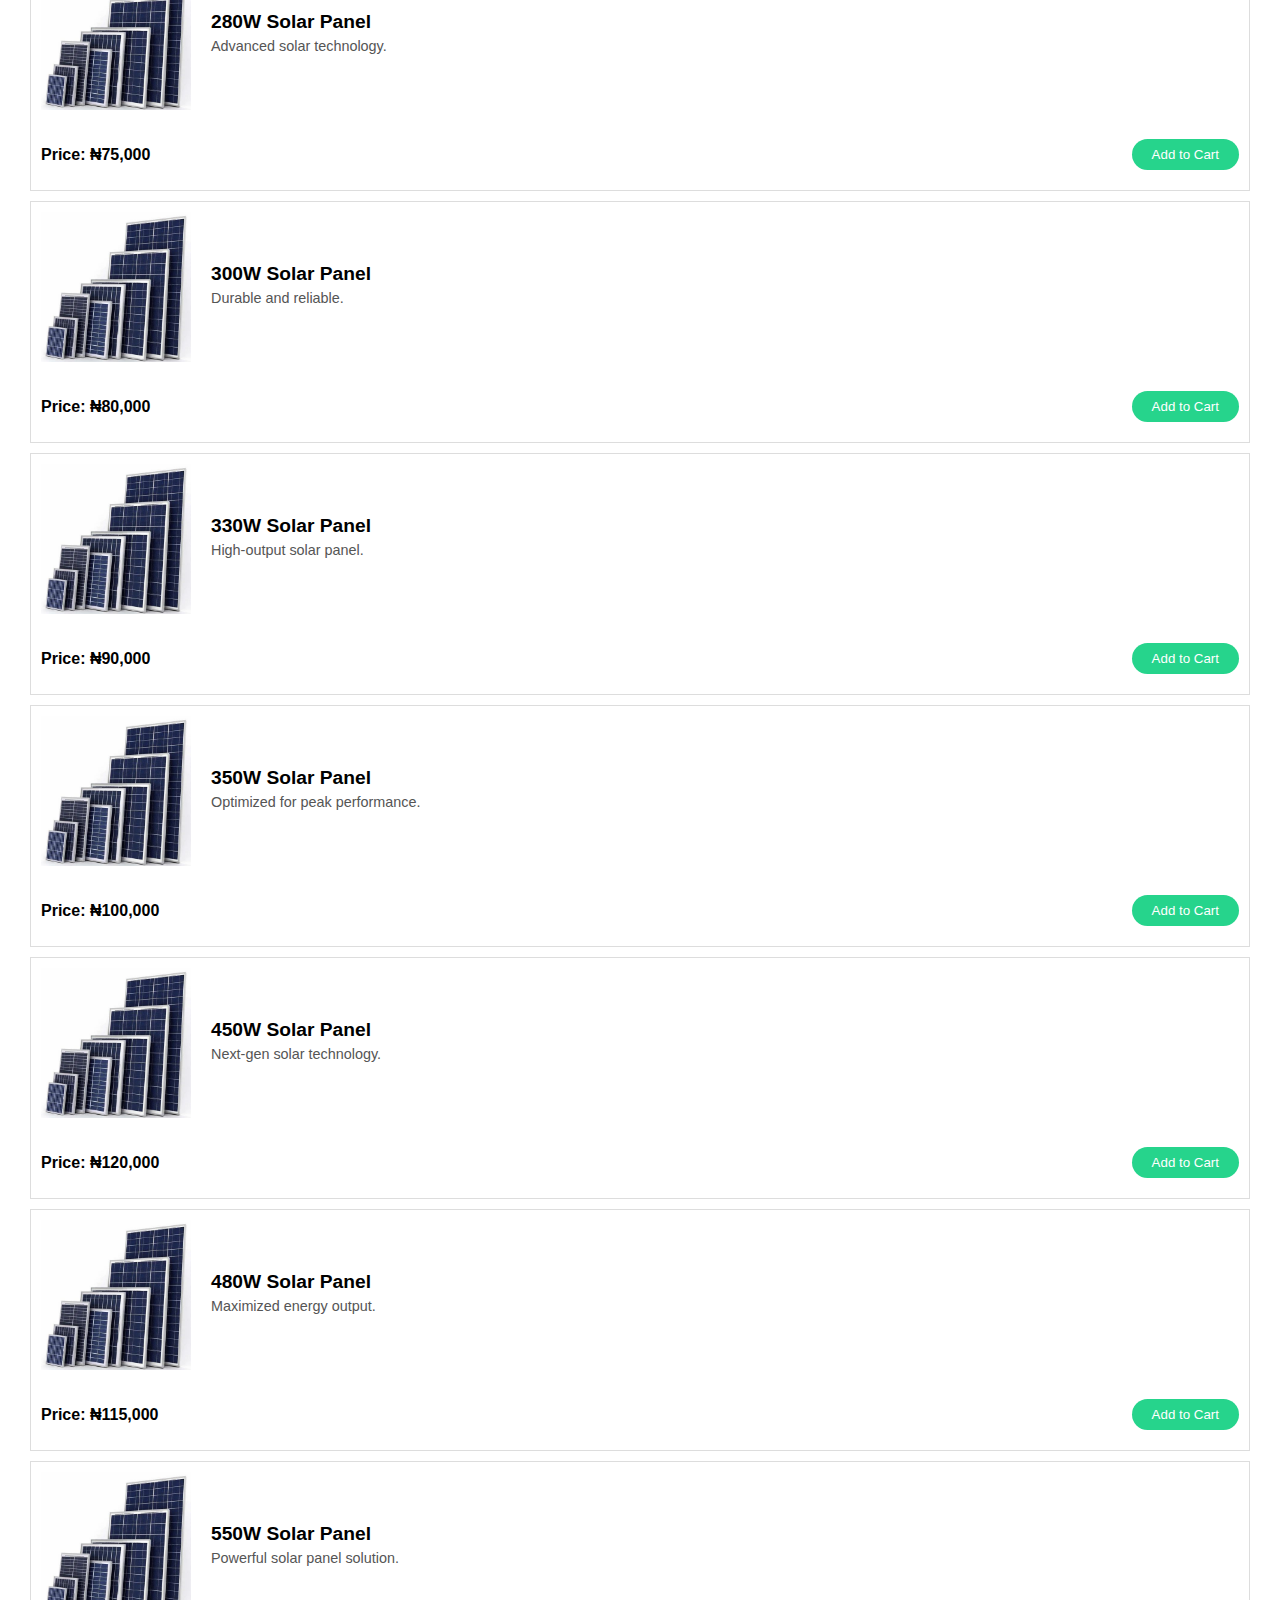
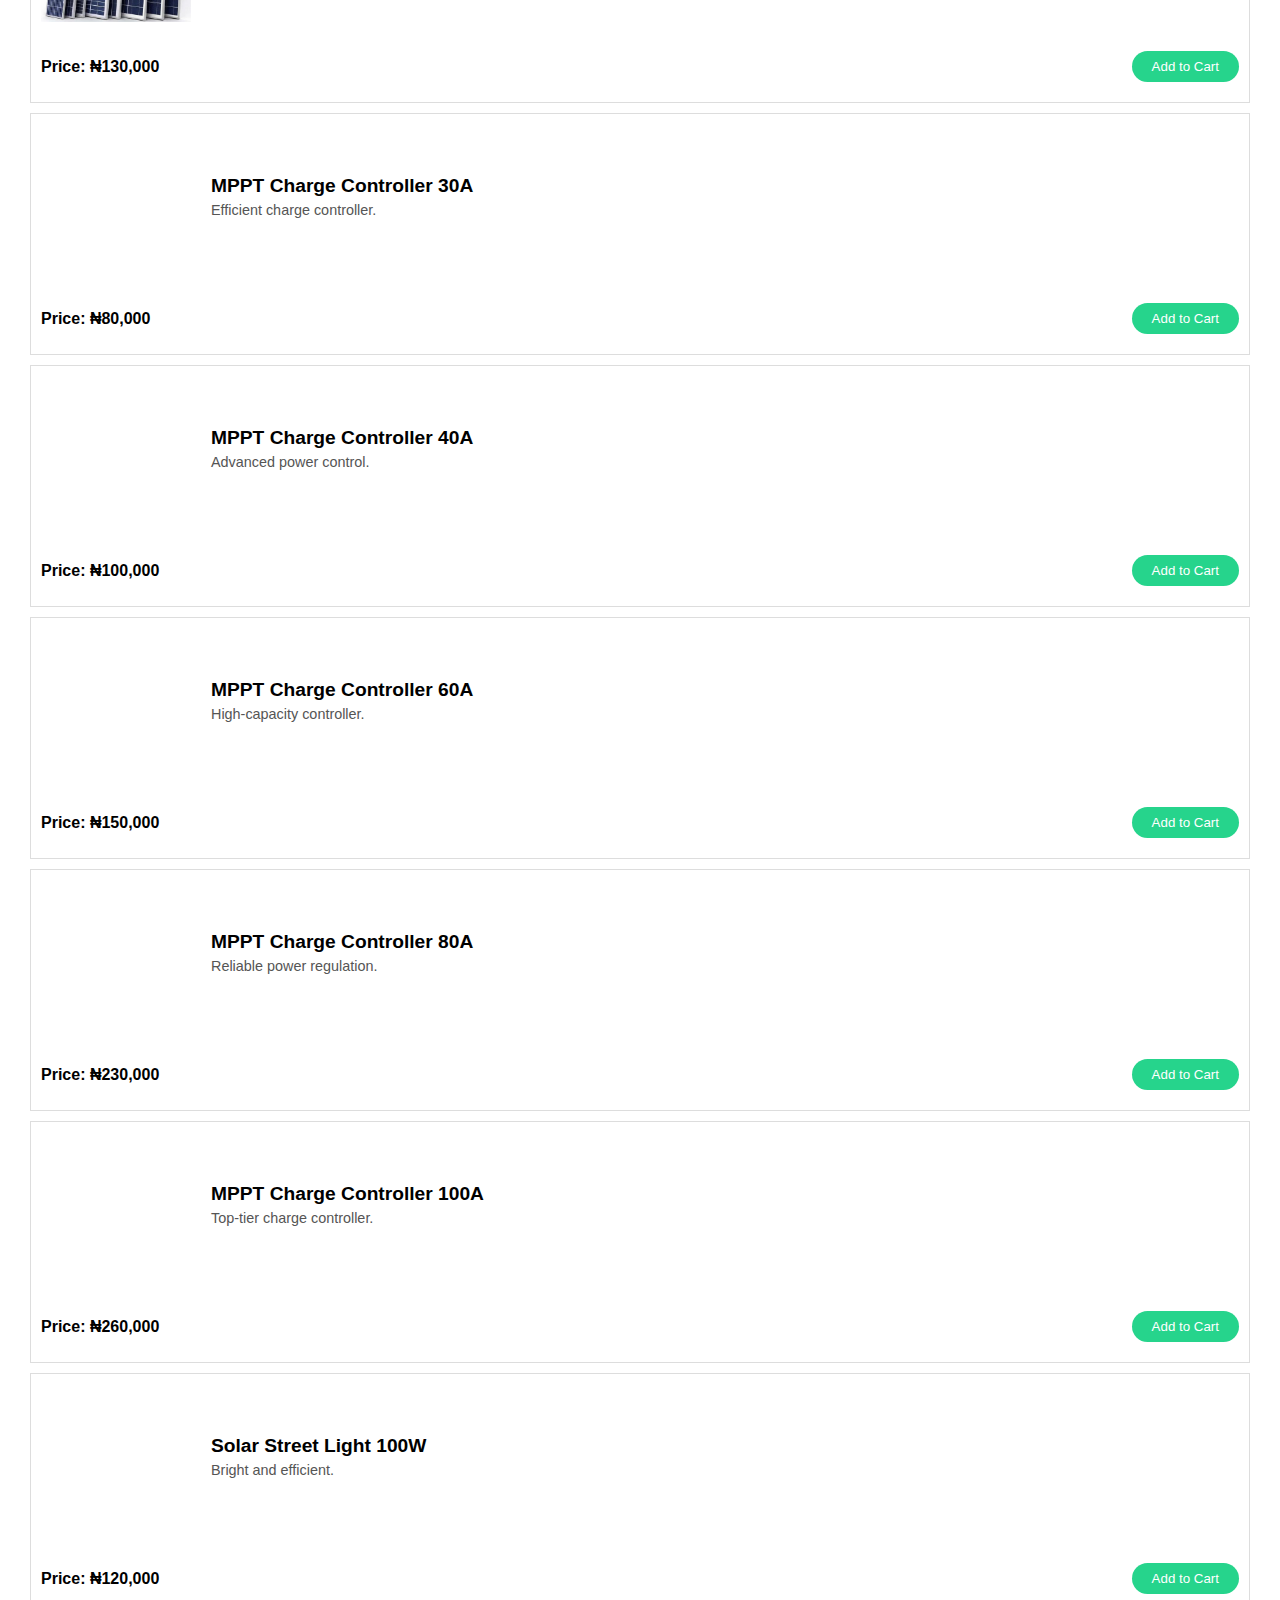
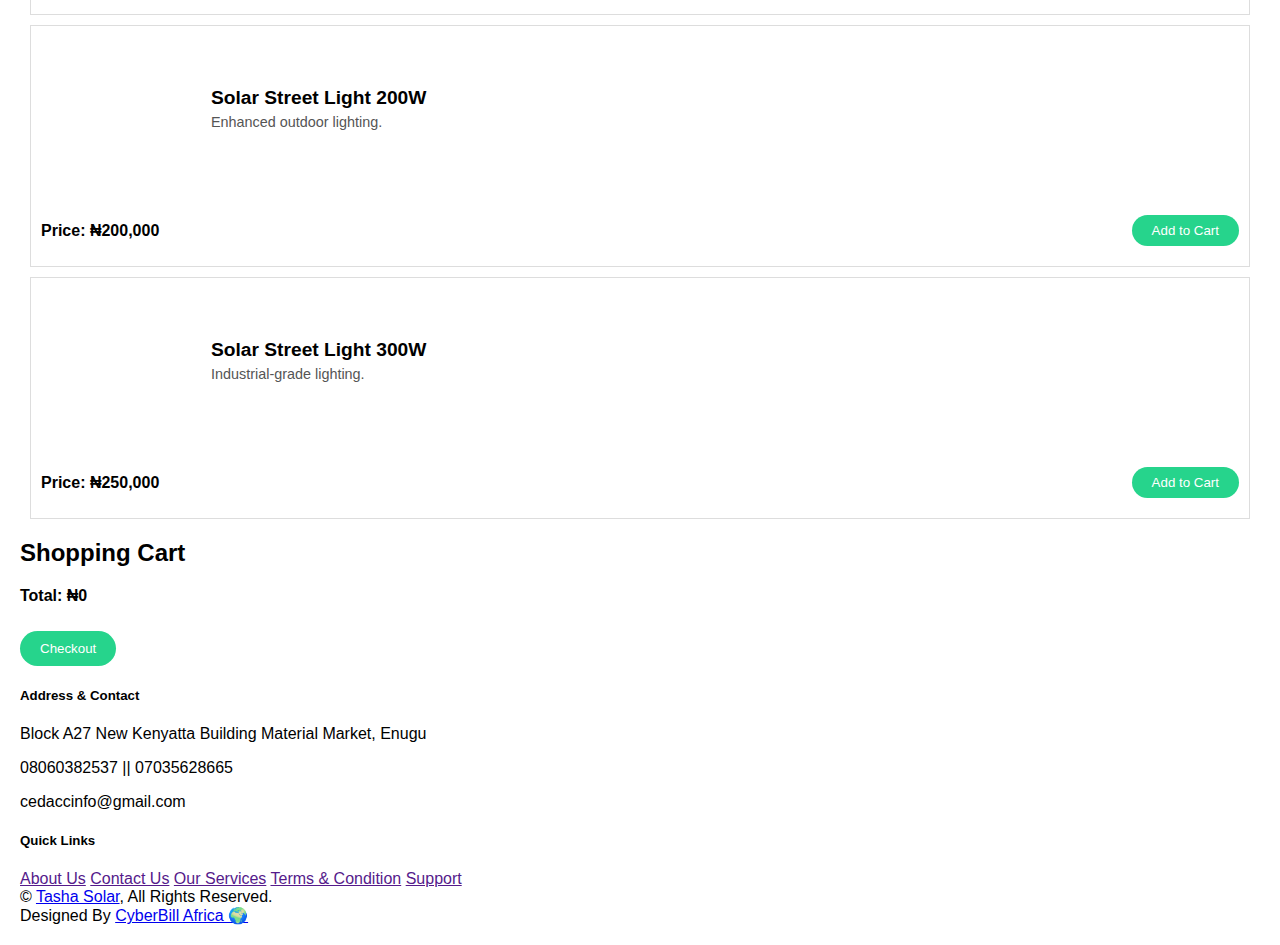
<file: solar-store.html>
<!DOCTYPE html>
<html lang="en">
<head>
    <meta charset="UTF-8">
    <meta name="viewport" content="width=device-width, initial-scale=1.0">
    <title>Solar Products Store</title>
    <style>
        body { font-family: Arial, sans-serif; margin: 20px; }
        h1 { text-align: center; }
        input { padding: 8px; width: 300px; margin: 10px auto; display: block; }
        .product { border: 1px solid #ddd; margin: 10px; padding: 10px; display: flex; flex-direction: column; }
        .product-header { display: flex; align-items: center; margin-bottom: 10px; }
        .product img { width: 150px; height: 150px; margin-right: 20px; }
        .product-details { flex: 1; }
        .product-name { font-size: 1.2em; margin: 0; }
        .product-description { font-size: 0.9em; color: #555; margin: 5px 0; }
        .product-footer { display: flex; justify-content: space-between; align-items: center; margin-top: 10px; }
        .product-price { font-size: 1em; font-weight: bold; }
        .cart-btn { background-color: #26d48c; color: white; border: none; padding: 8px 20px; border-radius: 50px; cursor: pointer; text-align: center; }
        .cart-btn:disabled { background-color: gray; cursor: not-allowed; }
        #cart-container { margin-top: 20px; }
        #total-price { font-weight: bold; }
        #checkout-btn { background-color: #26d48c; color: white; border: none; padding: 10px 20px; border-radius: 50px; cursor: pointer; margin-top: 10px; }
        #account-details { display: none; border: 1px solid #ddd; padding: 20px; margin-top: 10px; background-color: #f9f9f9; }
        #payment-confirmation-btn { background-color: #25d366; color: white; border: none; padding: 10px 20px; border-radius: 50px; cursor: pointer; margin-top: 10px; }
    </style>
</head>
<body>
    <h1>Solar Products Store</h1>
    <input type="text" id="searchInput" placeholder="Search products...">
    <div id="productContainer"></div>
    <div id="cart-container">
        <h2>Shopping Cart</h2>
        <ul id="cart"></ul>
        <p id="total-price">Total: ₦0</p>
        <button id="checkout-btn">Checkout</button>
        <div id="account-details">
            <p><strong>Account Number:</strong> 1234567890</p>
            <p><strong>Account Name:</strong> Tasha Solar</p>
            <p><strong>Bank:</strong> Moniepoint</p>
            <button id="payment-confirmation-btn">I have made payment</button>
        </div>
    </div>

    <script>
        const products = [
            { id: 1, name: "1kVA Inverter", description: "A reliable inverter for small homes.", price: 140000, img: "img/tasha-1kva.jpeg" },
            { id: 2, name: "1.5kVA Inverter", description: "Great for powering appliances.", price: 180000, img: "img/tasha-1kva.jpeg" },
            { id: 3, name: "2kVA Inverter", description: "Suitable for medium-sized homes.", price: 230000, img: "img/tasha-2kva.jpeg" },
            { id: 5, name: "3kVA Inverter", description: "Powerful inverter for larger homes.", price: 390000, img: "img/tasha-2kva.jpeg" },
    { id: 6, name: "3.5kVA Inverter", description: "Advanced inverter for heavy use.", price: 450000, img: "img/tasha-2kva.jpeg" },
    { id: 7, name: "5kVA Inverter", description: "High capacity inverter.", price: 650000, img: "img/tasha-10kva.jpeg" },
    { id: 8, name: "7.5kVA Inverter", description: "Premium performance inverter.", price: 1200000, img: "img/tasha-10kva.jpeg" },
    { id: 9, name: "10kVA Inverter", description: "Industrial-grade inverter.", price: 1400000, img: "img/tasha-10kva.jpeg" },
    { id: 10, name: "100W Solar Panel", description: "Compact and efficient solar panel.", price: 37000, img: "img/solar_panels.jpg" },
    { id: 11, name: "180W Solar Panel", description: "Enhanced power generation.", price: 48000, img: "img/solar_panels.jpg" },
    { id: 12, name: "200W Solar Panel", description: "Reliable solar panel for home use.", price: 50000, img: "img/solar_panels.jpg" },
    { id: 13, name: "250W Solar Panel", description: "High-efficiency solar panel.", price: 70000, img: "img/solar_panels.jpg" },
    { id: 14, name: "280W Solar Panel", description: "Advanced solar technology.", price: 75000, img: "img/solar_panels.jpg" },
    { id: 15, name: "300W Solar Panel", description: "Durable and reliable.", price: 80000, img: "img/solar_panels.jpg" },
    { id: 16, name: "330W Solar Panel", description: "High-output solar panel.", price: 90000, img: "img/solar_panels.jpg" },
    { id: 17, name: "350W Solar Panel", description: "Optimized for peak performance.", price: 100000, img: "img/solar_panels.jpg" },
    { id: 18, name: "450W Solar Panel", description: "Next-gen solar technology.", price: 120000, img: "img/solar_panels.jpg" },
    { id: 19, name: "480W Solar Panel", description: "Maximized energy output.", price: 115000, img: "img/solar_panels.jpg" },
    { id: 20, name: "550W Solar Panel", description: "Powerful solar panel solution.", price: 130000, img: "img/solar_panels.jpg" },
    { id: 21, name: "MPPT Charge Controller 30A", description: "Efficient charge controller.", price: 80000, img: "img/tasha-charge-controller.jpeg" },
    { id: 22, name: "MPPT Charge Controller 40A", description: "Advanced power control.", price: 100000, img: "img/tasha-charge-controller.jpeg" },
    { id: 23, name: "MPPT Charge Controller 60A", description: "High-capacity controller.", price: 150000, img: "img/tasha-charge-controller.jpeg" },
    { id: 24, name: "MPPT Charge Controller 80A", description: "Reliable power regulation.", price: 230000, img: "img/tasha-charge-controller.jpeg" },
    { id: 25, name: "MPPT Charge Controller 100A", description: "Top-tier charge controller.", price: 260000, img: "img/controller-100A.jpeg" },
    { id: 26, name: "Solar Street Light 100W", description: "Bright and efficient.", price: 120000, img: "img/tasha-streetlight1.jpeg" },
    { id: 27, name: "Solar Street Light 200W", description: "Enhanced outdoor lighting.", price: 200000, img: "img/tasha-streetlight1.jpeg" },
    { id: 28, name: "Solar Street Light 300W", description: "Industrial-grade lighting.", price: 250000, img: "img/tasha-streetlight1.jpeg" },
];

        const cart = new Map();
        const productContainer = document.getElementById("productContainer");
        const searchInput = document.getElementById("searchInput");
        const cartElement = document.getElementById("cart");
        const totalPriceElement = document.getElementById("total-price");
        const checkoutBtn = document.getElementById("checkout-btn");
        const accountDetails = document.getElementById("account-details");
        const paymentConfirmationBtn = document.getElementById("payment-confirmation-btn");

        // Load saved cart on page load
        document.addEventListener('DOMContentLoaded', () => {
            const savedCart = JSON.parse(localStorage.getItem('cart'));
            if (savedCart) {
                savedCart.forEach(([id, item]) => cart.set(Number(id), item));
                renderCart();
            }
        });

        // Save cart to localStorage before the page unloads
        window.addEventListener('beforeunload', () => {
            localStorage.setItem('cart', JSON.stringify(Array.from(cart.entries())));
        });

        // Display products
        function displayProducts(items) {
            productContainer.innerHTML = "";
            items.forEach(product => {
                const productDiv = document.createElement("div");
                productDiv.className = "product";

                const productHeader = document.createElement("div");
                productHeader.className = "product-header";

                const img = document.createElement("img");
                img.src = product.img;
                img.alt = product.name;
                img.loading = "lazy"; // Lazy loading for images

                const productDetails = document.createElement("div");
                productDetails.className = "product-details";

                const productName = document.createElement("h3");
                productName.className = "product-name";
                productName.textContent = product.name;

                const productDescription = document.createElement("p");
                productDescription.className = "product-description";
                productDescription.textContent = product.description;

                productDetails.append(productName, productDescription);
                productHeader.append(img, productDetails);

                const productFooter = document.createElement("div");
                productFooter.className = "product-footer";

                const productPrice = document.createElement("p");
                productPrice.className = "product-price";
                productPrice.textContent = `Price: ₦${product.price.toLocaleString()}`;

                const addToCartBtn = document.createElement("button");
                addToCartBtn.className = "cart-btn";
                addToCartBtn.textContent = "Add to Cart";
                addToCartBtn.onclick = () => addToCart(product);
                if (cart.has(product.id)) addToCartBtn.disabled = true;

                productFooter.append(productPrice, addToCartBtn);
                productDiv.append(productHeader, productFooter);
                productContainer.appendChild(productDiv);
            });
        }

        // Add product to cart
        function addToCart(product) {
            if (!cart.has(product.id)) {
                cart.set(product.id, { ...product, quantity: 1 });
            }
            renderCart();
            displayProducts(products);
        }

        // Render cart
        function renderCart() {
            cartElement.innerHTML = "";
            let totalPrice = 0;

            cart.forEach(item => {
                const cartItem = document.createElement("li");
                cartItem.textContent = `${item.name} - ₦${item.price.toLocaleString()} (Qty: ${item.quantity})`;

                const removeBtn = document.createElement("button");
                removeBtn.textContent = "Remove";
                removeBtn.style.marginLeft = "10px";
                removeBtn.onclick = () => removeFromCart(item.id);

                cartItem.appendChild(removeBtn);
                cartElement.appendChild(cartItem);
                totalPrice += item.price * item.quantity;
            });

            totalPriceElement.textContent = `Total: ₦${totalPrice.toLocaleString()}`;
        }

        // Remove product from cart
        function removeFromCart(productId) {
            cart.delete(productId);
            renderCart();
            displayProducts(products);
        }

        // Filter products on search
        let debounceTimer;
        searchInput.addEventListener("input", () => {
            clearTimeout(debounceTimer);
            debounceTimer = setTimeout(() => {
                const searchValue = searchInput.value.toLowerCase();
                const filteredProducts = products.filter(product => product.name.toLowerCase().includes(searchValue));
                displayProducts(filteredProducts);
            }, 300);
        });

        // Show account details on checkout
        checkoutBtn.addEventListener("click", () => {
            if (cart.size === 0) {
                alert("Your cart is empty. Add items before checking out.");
                return;
            }
            accountDetails.style.display = "block";
        });

        // Redirect to WhatsApp with order details
        paymentConfirmationBtn.addEventListener("click", () => {
            if (cart.size === 0) {
                alert("Your cart is empty. Add items before confirming payment.");
                return;
            }
            const whatsappUrl = generateWhatsAppMessage();
            window.open(whatsappUrl, "_blank");
        });

        // Generate WhatsApp order message
        function generateWhatsAppMessage() {
            let message = "Hello, I have made payment for the following items:\n\n";
            let totalPrice = 0;

            cart.forEach(item => {
                message += `- ${item.name} (Qty: ${item.quantity}) - ₦${(item.price * item.quantity).toLocaleString()}\n`;
                totalPrice += item.price * item.quantity;
            });

            message += `\nTotal Amount: ₦${totalPrice.toLocaleString()}\n\nThank you.`;

            const phoneNumber = "2348022987177"; // Replace with your WhatsApp number
            return `https://wa.me/${phoneNumber}?text=${encodeURIComponent(message)}`;
        }

        displayProducts(products);
    </script>

    <!-- Footer Start -->
<div class="container-fluid bg-dark text-body footer mt-5 pt-5 wow fadeIn" data-wow-delay="0.1s">
    <div class="container py-5">
        <div class="row g-5">
            <!-- Address Section -->
            <div class="col-lg-6 col-md-6">
                <h5 class="text-white mb-4">Address & Contact</h5>
                <p class="mb-2"><i class="fa fa-map-marker-alt me-3"></i>Block A27 New Kenyatta Building Material Market, Enugu</p>
                <p class="mb-2"><i class="fa fa-phone-alt me-3"></i>08060382537 || 07035628665</p>
                <p class="mb-2"><i class="fa fa-envelope me-3"></i>cedaccinfo@gmail.com</p>
                <div class="d-flex pt-2">
                    <a class="btn btn-square btn-outline-light btn-social" href=""><i class="fab fa-twitter"></i></a>
                    <a class="btn btn-square btn-outline-light btn-social" href=""><i class="fab fa-facebook-f"></i></a>
                    <a class="btn btn-square btn-outline-light btn-social" href=""><i class="fab fa-youtube"></i></a>
                    <a class="btn btn-square btn-outline-light btn-social" href=""><i class="fab fa-linkedin-in"></i></a>
                </div>
            </div>

            <!-- Quick Links Section -->
            <div class="col-lg-6 col-md-6">
                <h5 class="text-white mb-4">Quick Links</h5>
                <a class="btn btn-link text-light" href="">About Us</a>
                <a class="btn btn-link text-light" href="">Contact Us</a>
                <a class="btn btn-link text-light" href="">Our Services</a>
                <a class="btn btn-link text-light" href="">Terms & Condition</a>
                <a class="btn btn-link text-light" href="">Support</a>
            </div>
        </div>
    </div>

    <!-- Footer Bottom Section -->
    <div class="container">
        <div class="copyright">
            <div class="row">
                <div class="col-md-6 text-left text-md-start mb-3 mb-md-0">
                    &copy; <a href="#">Tasha Solar</a>, All Rights Reserved.
                </div>
                <div class="col-md-6 text-right text-md-end">
                    Designed By <a href="https://cyberbillafrica.github.io/portal/">CyberBill Africa 🌍</a>
                </div>
            </div>
        </div>
    </div>
</div>
<!-- Footer End -->

<!-- Back to Top Button -->
<a href="#" class="btn btn-lg btn-primary btn-lg-square rounded-circle back-to-top"><i class="bi bi-arrow-up"></i></a>

</body>
</html>
</file>
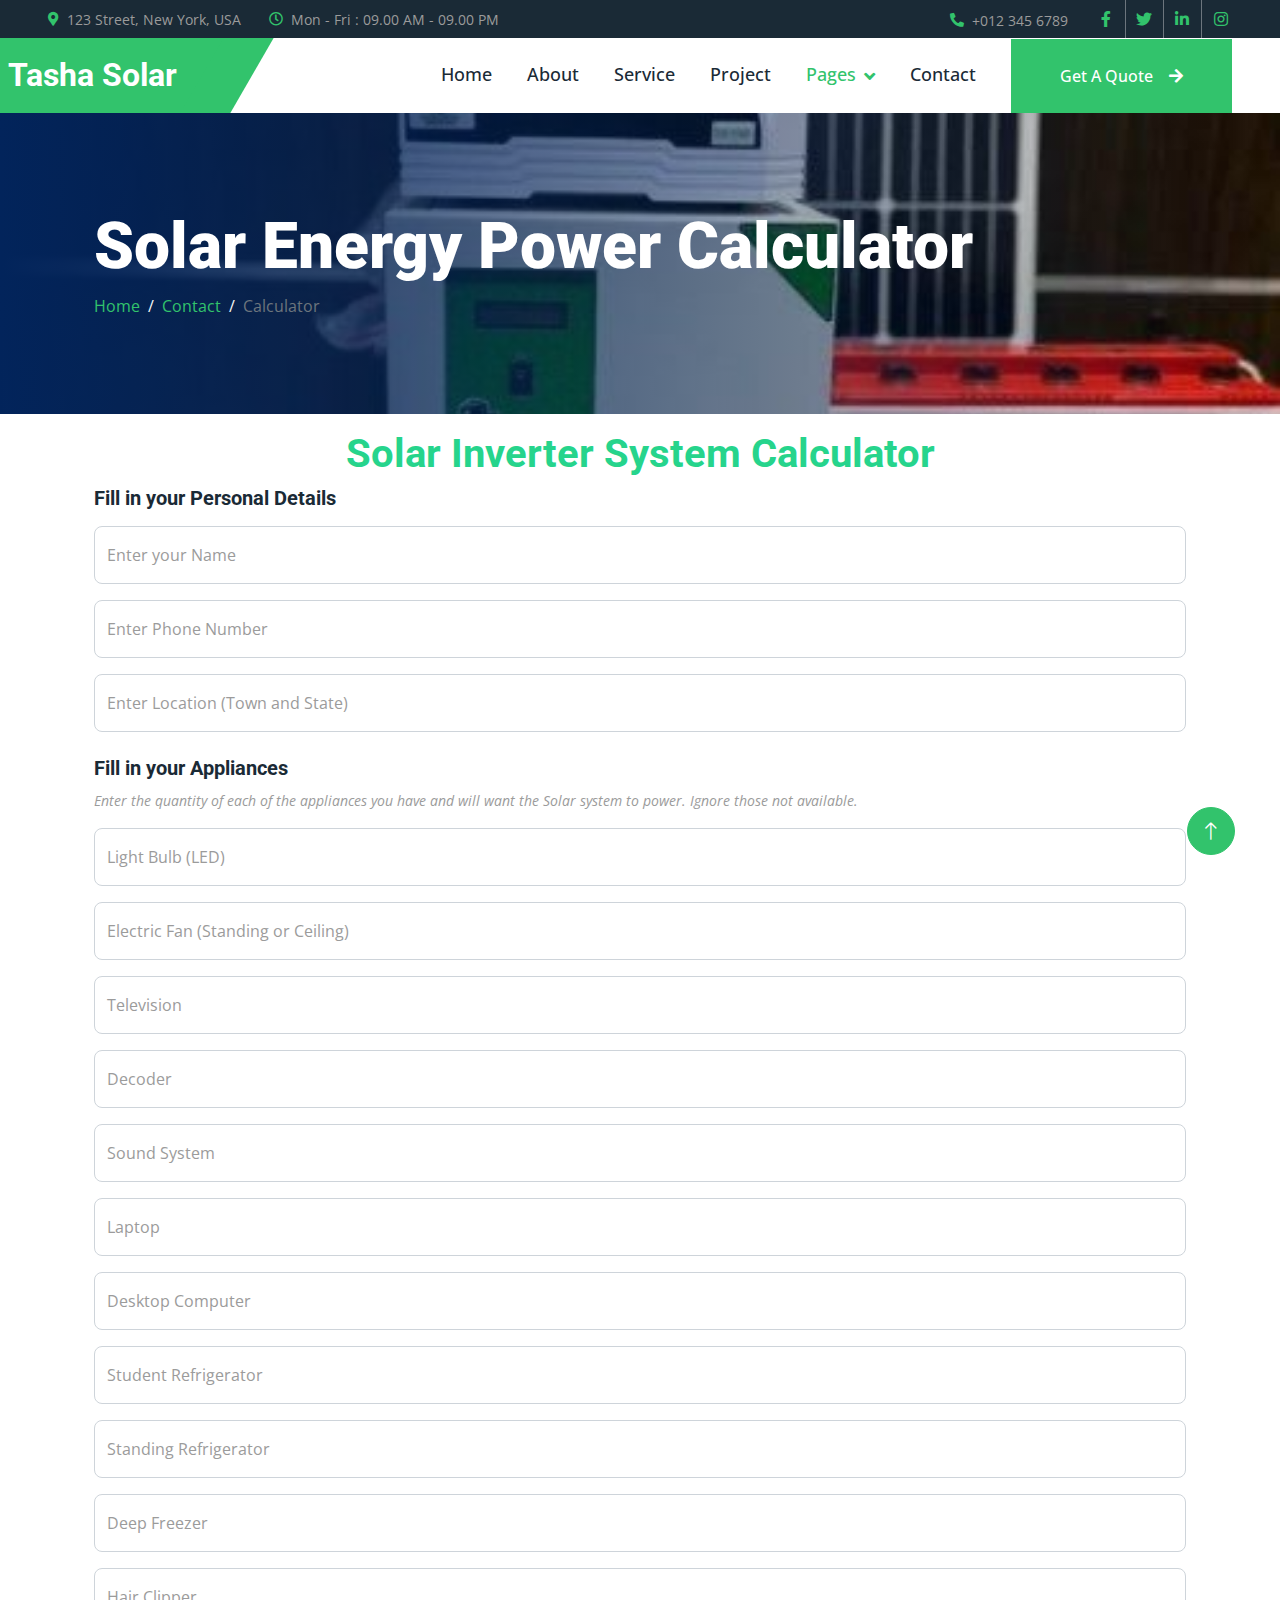
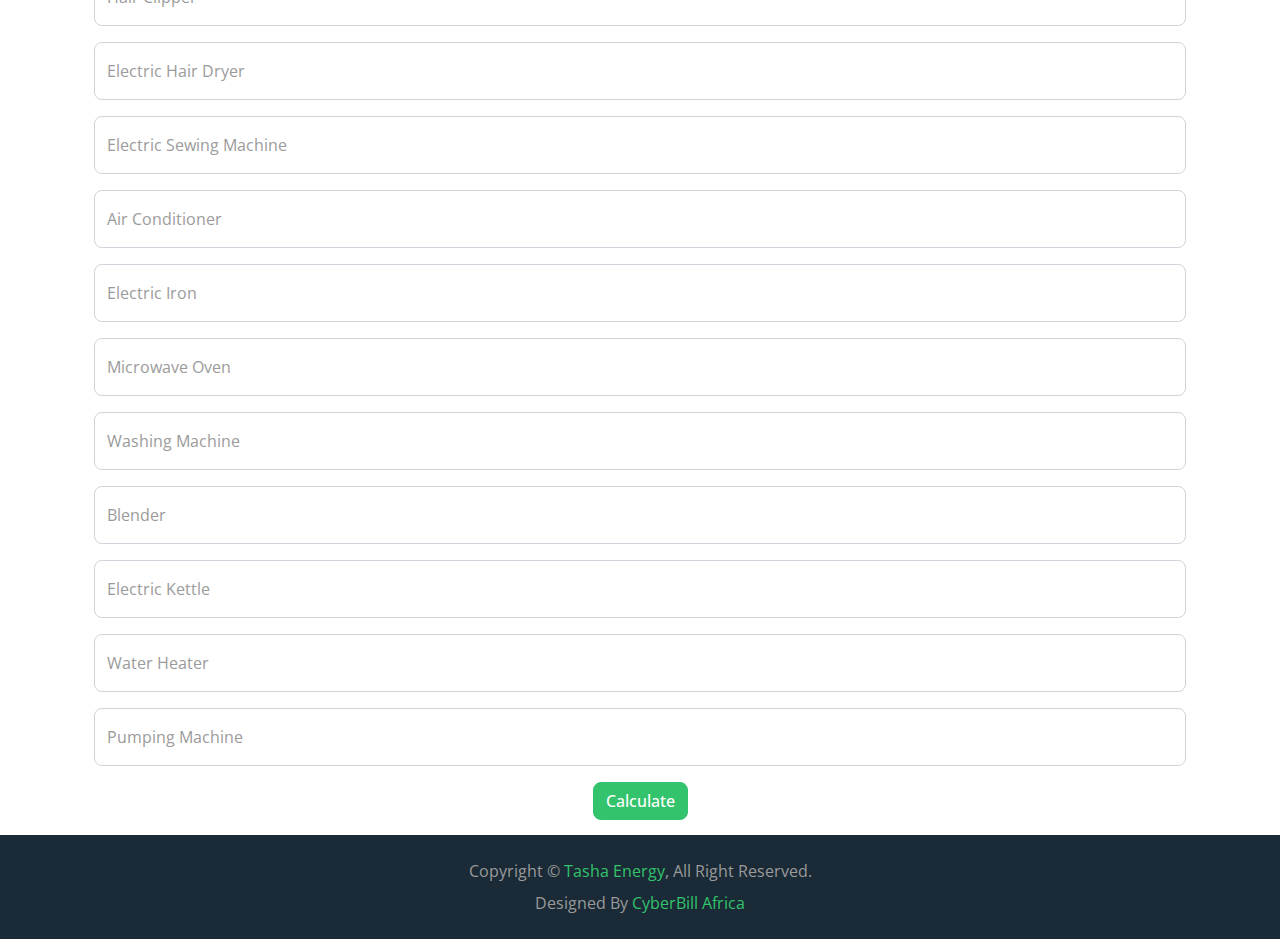
<file: solarcalc.html>
<!DOCTYPE html>
<html lang="en">
<head>
    <meta charset="UTF-8">
    <meta name="viewport" content="width=device-width, initial-scale=1.0">
    <title>Solar Inverter System Calculator</title>
    <meta content="Latest News, Business, Technology, Sports, Education, Nigeria News, Global News" name="keywords">
     <meta content="Stay updated with the latest news on Business, Technology, Sports, Education, and more from Nigeria and around the globe at EL-Zion Global Network TV." name="description">
    <meta property="og:title" content="Solar Calculator: How much will it Cost you to Power your House? Find out!">
    <meta property="og:description"content="Find out Cost of Solar Inverter System for your energy need">
    <meta property="og:image" content="https://cyberbillafrica.github.io/artisanshub/img/solar-calc.jpeg" />
    <meta property="og:image:type" content="image/jpeg" />
    <meta property="og:image:width" content="1200" />
    <meta property="og:image:height" content="630" />
    <meta property="og:url" content="https://cyberbillafrica.github.io/artisanshub/solar.html" />
    <meta property="og:type" content="website" />
    
    <!-- Twitter Card Meta Tags -->
    <meta name="twitter:card" content="summary_large_image" />
    <meta name="twitter:title" content="Solar Calculator: How much will it Cost you to Power your House? Find out!" />
    <meta name="twitter:description" content="Calculate Your Solar Power System Requirement and Cost" />
    <meta name="twitter:image" content="https://cyberbillafrica.github.io/artisanshub/img/solar-calc.jpeg" />

    <link rel="stylesheet" href="https://cdnjs.cloudflare.com/ajax/libs/bootstrap/5.3.0/css/bootstrap.min.css">
   <!-- Favicon -->
    <link href="img/tasha-logo.jpeg" rel="icon">

    <!-- Google Web Fonts -->
    <link rel="preconnect" href="https://fonts.googleapis.com">
    <link rel="preconnect" href="https://fonts.gstatic.com" crossorigin>
    <link href="https://fonts.googleapis.com/css2?family=Open+Sans:wght@400;500&family=Roboto:wght@500;700;900&display=swap" rel="stylesheet"> 

    <!-- Icon Font Stylesheet -->
    <link href="https://cdnjs.cloudflare.com/ajax/libs/font-awesome/5.10.0/css/all.min.css" rel="stylesheet">
    <link href="https://cdn.jsdelivr.net/npm/bootstrap-icons@1.4.1/font/bootstrap-icons.css" rel="stylesheet">

    <!-- Libraries Stylesheet --
    <link href="lib/animate/animate.min.css" rel="stylesheet">
    <link href="lib/owlcarousel/assets/owl.carousel.min.css" rel="stylesheet">
    <link href="lib/lightbox/css/lightbox.min.css" rel="stylesheet">

    <!-- Customized Bootstrap Stylesheet -->
    <link href="css/bootstrap.min.css" rel="stylesheet">

    <!-- Template Stylesheet -->
    <link href="css/style.css" rel="stylesheet">
</head>

<body>
    <!-- Spinner Start --
    <div id="spinner" class="show bg-white position-fixed translate-middle w-100 vh-100 top-50 start-50 d-flex align-items-center justify-content-center">
        <div class="spinner-border text-primary" style="width: 3rem; height: 3rem;" role="status">
            <span class="sr-only">Loading...</span>
        </div>
    </div>
    <!-- Spinner End -->


    <!-- Topbar Start -->
    <div class="container-fluid bg-dark p-0">
        <div class="row gx-0 d-none d-lg-flex">
            <div class="col-lg-7 px-5 text-start">
                <div class="h-100 d-inline-flex align-items-center me-4">
                    <small class="fa fa-map-marker-alt text-primary me-2"></small>
                    <small>123 Street, New York, USA</small>
                </div>
                <div class="h-100 d-inline-flex align-items-center">
                    <small class="far fa-clock text-primary me-2"></small>
                    <small>Mon - Fri : 09.00 AM - 09.00 PM</small>
                </div>
            </div>
            <div class="col-lg-5 px-5 text-end">
                <div class="h-100 d-inline-flex align-items-center me-4">
                    <small class="fa fa-phone-alt text-primary me-2"></small>
                    <small>+012 345 6789</small>
                </div>
                <div class="h-100 d-inline-flex align-items-center mx-n2">
                    <a class="btn btn-square btn-link rounded-0 border-0 border-end border-secondary" href=""><i class="fab fa-facebook-f"></i></a>
                    <a class="btn btn-square btn-link rounded-0 border-0 border-end border-secondary" href=""><i class="fab fa-twitter"></i></a>
                    <a class="btn btn-square btn-link rounded-0 border-0 border-end border-secondary" href=""><i class="fab fa-linkedin-in"></i></a>
                    <a class="btn btn-square btn-link rounded-0" href=""><i class="fab fa-instagram"></i></a>
                </div>
            </div>
        </div>
    </div>
    <!-- Topbar End -->


    <!-- Navbar Start -->
    <nav class="navbar navbar-expand-lg bg-white navbar-light sticky-top py-0 pe-5">
        <a href="index.html" class="navbar-brand ps-2 me-0">
            <h2 class="text-white m-0">Tasha Solar</h2>
        </a>
        <button type="button" class="navbar-toggler me-4" data-bs-toggle="collapse" data-bs-target="#navbarCollapse">
            <span class="navbar-toggler-icon"></span>
        </button>
        <div class="collapse navbar-collapse" id="navbarCollapse">
            <div class="navbar-nav ms-auto p-4 p-lg-0">
                <a href="index.html" class="nav-item nav-link">Home</a>
                <a href="about.html" class="nav-item nav-link">About</a>
                <a href="service.html" class="nav-item nav-link">Service</a>
                <a href="project.html" class="nav-item nav-link">Project</a>
                <div class="nav-item dropdown">
                    <a href="#" class="nav-link dropdown-toggle active" data-bs-toggle="dropdown">Pages</a>
                    <div class="dropdown-menu bg-light m-0">
                        <a href="feature.html" class="dropdown-item">Feature</a>
                        <a href="quote.html" class="dropdown-item">Free Quote</a>
                        <a href="team.html" class="dropdown-item">Our Team</a>
                        <a href="testimonial.html" class="dropdown-item">Testimonial</a>
                        <a href="404.html" class="dropdown-item active">404 Page</a>
                    </div>
                </div>
                <a href="contact.html" class="nav-item nav-link">Contact</a>
            </div>
            <a href="" class="btn btn-primary rounded-0 py-4 px-lg-5 d-none d-lg-block">Get A Quote<i class="fa fa-arrow-right ms-3"></i></a>
        </div>
    </nav>
    <!-- Navbar End -->

<!-- Page Header Start -->
    <div class="container-fluid page-header py-5 mb-3 wow fadeIn" data-wow-delay="0.1s">
        <div class="container py-5">
            <h3 class="display-3 text-white animated slideInRight">Solar Energy Power Calculator</h3>
            <nav aria-label="breadcrumb">
                <ol class="breadcrumb animated slideInRight mb-0">
                    <li class="breadcrumb-item"><a href="#">Home</a></li>
                    <li class="breadcrumb-item"><a href="contact.html">Contact</a></li>
                    <li class="breadcrumb-item active" aria-current="page">Calculator</li>
                </ol>
            </nav>
        </div>
    </div>
    <!-- Page Header End -->
    
    <div class="container">
        <h1 class="text-center" style="color: #26d48c;">Solar Inverter System Calculator</h1>
        <!-- User Details Section -->
        <h5>Fill in your Personal Details</h5><div id="user-details" class="mb-4">
            <div class="form-floating mt-3">
                <input type="text" class="form-control" id="userName" placeholder="Enter your Name" required>
                <label for="userName">Enter your Name</label>
            </div>
            <div class="form-floating mt-3">
                <input type="tel" class="form-control" id="userPhone" placeholder="Enter Phone Number" required>
                <label for="userPhone">Enter Phone Number</label>
            </div>
            <div class="form-floating mt-3">
                <input type="text" class="form-control" id="userLocation" placeholder="Enter Location (Town and City) " required>
                <label for="userLocation">Enter Location (Town and State)</label>
            </div>
        </div>
        
        <!-- Appliance Input Section -->
       <h5>Fill in your Appliances</h5>
        <small><i>Enter the quantity of each of the appliances you have and will want the Solar system to power. Ignore those not available.</i></small>
        <div id="form-container"></div>
        
        <!-- Calculate Button -->
        <div style="display: flex; justify-content: center;">
  <button id="calculateBtn" class="btn btn-primary mt-3" style="margin-bottom: 15px;">Calculate</button>
</div>

    <!-- Results Section -->
        <div id="result" class="mt-4 p-3 bg-light border rounded d-none">
            <h4 style="color: green;">Below is your Estimated System Requirements and Costs:</h4>
            <p id="totalPower" style="font-weight: bold;"></p>
            <p id="inverter"></p>
            <p id="batteries"></p>
            <p id="panels"></p>
            <p id="chargeController"></p>
            <p id="batteryRack"></p>
            <p id="cablesAccessories"></p>
            <p id="logisticsInstallation"></p>
            <h3 id="totalCost" style="color: red;"></h3>
        </div>
    </div>

<script>
        // Appliance Wattages
        const appliances = {
            "Light Bulb (LED)": 20,
            "Electric Fan (Standing or Ceiling)": 100,
            "Television": 150,
            "Decoder": 50,
            "Sound System": 200,
            "Laptop": 100,
            "Desktop Computer": 300,
            "Student Refrigerator": 400,
            "Standing Refrigerator": 700,
            "Deep Freezer": 800,
            "Hair Clipper": 30,
            "Electric Hair Dryer": 2000,
            "Electric Sewing Machine": 500,
            "Air Conditioner": 2000,
            "Electric Iron": 1500,
            "Microwave Oven": 1000,
            "Washing Machine": 1000,
            "Blender": 700,
            "Electric Kettle": 1500,
            "Water Heater": 2000,
            "Pumping Machine": 2000
        };

        // Pricing Data
        const pricing = {
            inverters: [140000, 180000, 230000, 290000, 390000, 450000, 650000, 1200000, 1400000],
            panels: { "250W": 70000, "350W": 100000 },
            chargeControllers: [80000, 100000, 150000, 230000, 260000],
            batteryRack: [30000, 40000, 60000, 100000, 120000, 130000, 170000, 220000, 300000],
            cablesAccessories: [60000, 70000, 90000, 100000, 120000, 140000, 180000, 220000, 250000],
            logisticsInstallation: [80000, 100000, 120000, 150000, 170000, 180000, 250000, 300000, 400000],
            batteries: 300000
        };

        // Populate Form with Appliances
        const formContainer = document.getElementById("form-container");
        Object.keys(appliances).forEach((appliance, index) => {
            formContainer.innerHTML += `
                <div class="form-floating mt-3">
                    <input type="number" class="form-control" id="appliance-${index}" placeholder="${appliance}" min="0">
                    <label for="appliance-${index}">${appliance}</label>
                </div>`;
        });
        
// Function to Submit Data to Google Sheets
function submitToSheet(name, phone, location, totalPower, totalCost) {
    const scriptUrl = "https://script.google.com/macros/s/AKfycbyq5GJ32feSN4MOHZPmxoT9TIkCoMEMQOiZpeZlGkTDLuB-OaQDZ3znSsMAE5F8m9fE/exec"; // Replace with your deployed Apps Script URL

    const formData = new FormData();
    formData.append("name", name);
    formData.append("phone", phone);
    formData.append("location", location);
    formData.append("totalPower", totalPower);
    formData.append("totalCost", totalCost);

    fetch(scriptUrl, { method: "POST", body: formData })
        .then(response => response.json())
        .then(data => console.log(data.status === "success" ? "Data submitted successfully!" : "Error submitting data."))
        .catch(() => console.log("There was an error submitting the data. Please try again."));
}


        // Calculate Total Power and Materials
        document.getElementById("calculateBtn").addEventListener("click", () => {
            const name = document.getElementById("userName").value.trim();
            const phone = document.getElementById("userPhone").value.trim();
            const location = document.getElementById("userLocation").value.trim();

            // Validate User Details
            if (!name || !phone || !location) {
                alert("Please fill out your Name, Phone Number, and Location to calculate.");
                return;
            }

            // Validate phone number (must be a valid Nigerian number with exactly 11 digits)
            const phoneRegex = /^(070|080|081|090|091|071|093|094|095|096|097|098|099)[0-9]{8}$/;
            if (!phoneRegex.test(phone)) {
                alert("Please enter a valid Nigerian phone number with 11 digits.");
                return;
            }

            let isValid = true;
            Object.keys(appliances).forEach((appliance, index) => {
                const quantity = document.getElementById(`appliance-${index}`).value;
                if (quantity && (isNaN(quantity) || quantity < 0)) {
                    alert(`Please enter a valid number for ${appliance}.`);
                    isValid = false;
                }
            });

            if (!isValid) return;

            let totalPower = 0;
            Object.values(appliances).forEach((watt, index) => {
                const quantity = parseInt(document.getElementById(`appliance-${index}`).value) || 0;
                totalPower += watt * quantity;
            });

            // Determine Inverter Capacity and Costs
            const inverterIndex = totalPower <= 1000 ? 0 : totalPower <= 1500 ? 1 : totalPower <= 2000 ? 2 :
                totalPower <= 2500 ? 3 : totalPower <= 3000 ? 4 : totalPower <= 3500 ? 5 :
                totalPower <= 5000 ? 6 : totalPower <= 7500 ? 7 : 8;
            const inverterCapacity = ["1kVA", "1.5kVA", "2kVA", "2.5kVA", "3kVA", "3.5kVA", "5kVA", "7.5kVA", "10kVA"][inverterIndex];
            const inverterCost = pricing.inverters[inverterIndex];

            // Determine Batteries
            const batteries = inverterIndex === 0 ? 1 : inverterIndex === 1 ? 2 : inverterIndex <= 3 ? 4 :
                inverterIndex <= 5 ? 8 : inverterIndex <= 7 ? 12 : 16;
            const batteryCost = batteries * pricing.batteries;

            // Determine Panels
            const panelType = inverterIndex <= 5 ? "250W" : "350W";
            const panels = inverterIndex <= 5 ? batteries * 3 : batteries * 2;
            const panelCost = panels * pricing.panels[panelType];

            // Determine Charge Controller
            const chargeControllerIndex = inverterIndex <= 1 ? 0 : inverterIndex <= 3 ? 1 :
                inverterIndex <= 5 ? 2 : inverterIndex === 6 ? 3 : 4;
            const chargeControllerCost = pricing.chargeControllers[chargeControllerIndex];

            // Additional Costs
            const batteryRackCost = pricing.batteryRack[inverterIndex];
            const cablesAccessoriesCost = pricing.cablesAccessories[inverterIndex];
            const logisticsInstallationCost = pricing.logisticsInstallation[inverterIndex];

            // Total Cost
            const totalCost = inverterCost + batteryCost + panelCost + chargeControllerCost +
                batteryRackCost + cablesAccessoriesCost + logisticsInstallationCost;

            // Display Results
            document.getElementById("result").classList.remove("d-none");
            document.getElementById("totalPower").innerText = `Estimated Total Power Requirement = ${totalPower} Watts`;
            document.getElementById("inverter").innerText = `Solar Inverter: ${inverterCapacity} (₦${inverterCost.toLocaleString()})`;
            document.getElementById("batteries").innerText = `Tall Tubular Batteries: ${batteries} (₦${batteryCost.toLocaleString()})`;
            document.getElementById("panels").innerText = `Solar Panels: ${panels} x ${panelType} (₦${panelCost.toLocaleString()})`;
            document.getElementById("chargeController").innerText = `MPPT Charge Controller: ₦${chargeControllerCost.toLocaleString()}`;
            document.getElementById("batteryRack").innerText = `Battery Rack & Solar Rails: ₦${batteryRackCost.toLocaleString()}`;
            document.getElementById("cablesAccessories").innerText = `Cables & Accessories: ₦${cablesAccessoriesCost.toLocaleString()}`;
            document.getElementById("logisticsInstallation").innerText = `Logistics & Installation: ₦${logisticsInstallationCost.toLocaleString()}`;
            document.getElementById("totalCost").innerText = `Estimated Total Cost: ₦${totalCost.toLocaleString()}`;

             
             // Submit to Google Sheets
    submitToSheet(name, phone, location, totalPower, totalCost);
            
            // WhatsApp Link
            const whatsappNumber = "2348022987177"; 
            const message = encodeURIComponent(`
                Hello, I need assistance with my solar power setup. Here are my requirements from Calculation:
                - Total Power Requirement: ${totalPower}W
                - Inverter: ${inverterCapacity} (₦${inverterCost.toLocaleString()})
                - Batteries: ${batteries} (₦${batteryCost.toLocaleString()})
                - Solar Panels: ${panels} x ${panelType} (₦${panelCost.toLocaleString()})
                - Charge Controller: ₦${chargeControllerCost.toLocaleString()}
                - Battery Rack & Rails: ₦${batteryRackCost.toLocaleString()}
                - Cables & Accessories: ₦${cablesAccessoriesCost.toLocaleString()}
                - Logistics & Installation: ₦${logisticsInstallationCost.toLocaleString()}
                - Estimated Total Cost: ₦${totalCost.toLocaleString()}
                I would like to discuss my specific needs.
            `);

            // Insert WhatsApp link into the result
            document.getElementById("result").insertAdjacentHTML("beforeend", `
                <div class="mt-3">
                    <hr>
                    <p><i>Want to learn more, have specific questions or discuss further?</i></p>
                    <a href="https://wa.me/${whatsappNumber}?text=${message}" 
                       class="btn btn-primary" target="_blank">
                       Chat Now with an Expert <i class="fa fa-arrow-right ms-2"></i>
                    </a>
                </div>
            `);
        });
    </script>

       
<!-- <script>
    
    // Appliance Wattages
    const appliances = {
        "Light Bulb (LED)": 20,
        "Electric Fan (Standing or Ceiling)": 100,
        "Television": 150,
        "Decoder": 50,
        "Sound System": 200,
        "Laptop": 100,
        "Desktop Computer": 300,
        "Student Refrigerator": 400,
        "Standing Refrigerator": 700,
        "Deep Freezer": 800,
        "Hair Clipper": 30,
        "Electric Hair Dryer": 2000,
        "Electric Sewing Machine": 500,
        "Air Conditioner": 2000,
        "Electric Iron": 1500,
        "Microwave Oven": 1000,
        "Washing Machine": 1000,
        "Blender": 700,
        "Electric Kettle": 1500,
        "Water Heater": 2000,
        "Pumping Machine": 2000
    };

    // Pricing Data
    const pricing = {
        inverters: [140000, 180000, 230000, 290000, 390000, 450000, 650000, 1200000, 1400000],
        panels: { "250W": 70000, "350W": 100000 },
        chargeControllers: [80000, 100000, 150000, 230000, 260000],
        batteryRack: [30000, 40000, 60000, 100000, 120000, 130000, 170000, 220000, 300000],
        cablesAccessories: [60000, 70000, 90000, 100000, 120000, 140000, 180000, 220000, 250000],
        logisticsInstallation: [80000, 100000, 120000, 150000, 170000, 180000, 250000, 300000, 400000],
        batteries: 300000
    };

    // Populate Form
    const formContainer = document.getElementById("form-container");
    Object.keys(appliances).forEach((appliance, index) => {
        formContainer.innerHTML += `
            <div class="form-floating mt-3">
                <input type="number" class="form-control" id="appliance-${index}" placeholder="${appliance}" min="0">
                <label for="appliance-${index}">${appliance}</label>
            </div>`;
    });
       
     // Function to Submit Data to Google Sheets
function submitToSheet(name, phone, location, totalPower, totalCost) {
    const scriptUrl = "https://script.google.com/macros/s/AKfycbyq5GJ32feSN4MOHZPmxoT9TIkCoMEMQOiZpeZlGkTDLuB-OaQDZ3znSsMAE5F8m9fE/exec"; // Replace with your deployed Apps Script URL

    const formData = new FormData();
    formData.append("name", name);
    formData.append("phone", phone);
    formData.append("location", location);
    formData.append("totalPower", totalPower);
    formData.append("totalCost", totalCost);

    fetch(scriptUrl, { method: "POST", body: formData })
        .then(response => response.json())
        .then(data => console.log(data.status === "success" ? "Data submitted successfully!" : "Error submitting data."))
        .catch(() => console.log("There was an error submitting the data. Please try again."));
}

    
    // Calculate Total Power and Materials
    document.getElementById("calculateBtn").addEventListener("click", () => {
        const name = document.getElementById("userName").value.trim();
        const phone = document.getElementById("userPhone").value.trim();
        const location = document.getElementById("userLocation").value.trim();

        // Validate User Details
        if (!name || !phone || !location) {
            alert("Please fill out your Name, Phone Number, and Location to calculate.");
            return;
        }

            // Validate phone number (must be a valid Nigerian number with exactly 11 digits)
    const phoneRegex = /^(070|080|081|090|091|071|093|094|095|096|097|098|099)[0-9]{8}$/;
    if (!phoneRegex.test(phone)) {
        alert("Please enter a valid Nigerian phone number with 11 digits.");
        return;
    }

    // Validate power consumption input fields: Ensure that the user enters valid numbers
    let isValid = true;
    Object.keys(appliances).forEach((appliance, index) => {
        const quantity = document.getElementById(`appliance-${index}`).value;
        if (quantity && (isNaN(quantity) || quantity < 0)) {
            alert(`Please enter a valid number for ${appliance}.`);
            isValid = false;
        }
    });

    if (!isValid) return;
        
        let totalPower = 0;
        Object.values(appliances).forEach((watt, index) => {
            const quantity = parseInt(document.getElementById(`appliance-${index}`).value) || 0;
            totalPower += watt * quantity;
        });

        // Determine Inverter Capacity
        const inverterIndex = totalPower <= 1000 ? 0 : totalPower <= 1500 ? 1 : totalPower <= 2000 ? 2 :
            totalPower <= 2500 ? 3 : totalPower <= 3000 ? 4 : totalPower <= 3500 ? 5 :
            totalPower <= 5000 ? 6 : totalPower <= 7500 ? 7 : 8;
        const inverterCapacity = ["1kVA", "1.5kVA", "2kVA", "2.5kVA", "3kVA", "3.5kVA", "5kVA", "7.5kVA", "10kVA"][inverterIndex];
        const inverterCost = pricing.inverters[inverterIndex];

        // Determine Batteries (1kVA -> 1 battery, 1.5kVA -> 2 batteries, etc.)
        const batteries = inverterIndex === 0 ? 1 : inverterIndex === 1 ? 2 : inverterIndex <= 3 ? 4 :
            inverterIndex <= 5 ? 8 : inverterIndex <= 7 ? 12 : 16;
        const batteryCost = batteries * pricing.batteries;

        // Determine Solar Panels
        const panelType = inverterIndex <= 5 ? "250W" : "350W";
        const panels = inverterIndex <= 5 ? batteries * 3 : batteries * 2;
        const panelCost = panels * pricing.panels[panelType];

        // Determine Charge Controller
        const chargeControllerIndex = inverterIndex <= 1 ? 0 : inverterIndex <= 3 ? 1 :
            inverterIndex <= 5 ? 2 : inverterIndex === 6 ? 3 : 4;
        const chargeControllerCost = pricing.chargeControllers[chargeControllerIndex];

        // Additional Costs
        const batteryRackCost = pricing.batteryRack[inverterIndex];
        const cablesAccessoriesCost = pricing.cablesAccessories[inverterIndex];
        const logisticsInstallationCost = pricing.logisticsInstallation[inverterIndex];

        // Total Cost
        const totalCost = inverterCost + batteryCost + panelCost + chargeControllerCost +
            batteryRackCost + cablesAccessoriesCost + logisticsInstallationCost;

        // Display Results
        document.getElementById("result").classList.remove("d-none");
        document.getElementById("totalPower").innerText = `Estimated Total Power Requirement = ${totalPower} Watts`;
        document.getElementById("inverter").innerText = `Solar Inverter: ${inverterCapacity} (₦${inverterCost.toLocaleString()})`;
        document.getElementById("batteries").innerText = `Tall Tubular Batteries: ${batteries} (₦${batteryCost.toLocaleString()})`;
        document.getElementById("panels").innerText = `Solar Panels: ${panels} x ${panelType} (₦${panelCost.toLocaleString()})`;
        document.getElementById("chargeController").innerText = `MPPT Charge Controller: ₦${chargeControllerCost.toLocaleString()}`;
        document.getElementById("batteryRack").innerText = `Battery Rack & Solar Rails: ₦${batteryRackCost.toLocaleString()}`;
        document.getElementById("cablesAccessories").innerText = `Cables & Accessories: ₦${cablesAccessoriesCost.toLocaleString()}`;
        document.getElementById("logisticsInstallation").innerText = `Logistics & Installation: ₦${logisticsInstallationCost.toLocaleString()}`;
        document.getElementById("totalCost").innerText = `Estimated Total Cost: ₦${totalCost.toLocaleString()}`;

        // Silently send data to Google Sheets
  submitToSheet(name, phone, location, totalPower, totalCost);
            
        // Generate WhatsApp Link
        const whatsappNumber = "2348022987177"; // Replace with the expert's WhatsApp number
        const message = encodeURIComponent(
            `Hello, I need assistance with my solar power setup. Here are my requirements from Calculation:\n` +
            `- Total Power Requirement: ${totalPower}W\n` +
            `- Inverter: ${inverterCapacity} (₦${inverterCost.toLocaleString()})\n` +
            `- Batteries: ${batteries} (₦${batteryCost.toLocaleString()})\n` +
            `- Solar Panels: ${panels} x ${panelType} (₦${panelCost.toLocaleString()})\n` +
            `- Charge Controller: ₦${chargeControllerCost.toLocaleString()}\n` +
            `- Battery Rack & Rails: ₦${batteryRackCost.toLocaleString()}\n` +
            `- Cables & Accessories: ₦${cablesAccessoriesCost.toLocaleString()}\n` +
            `- Logistics & Installation: ₦${logisticsInstallationCost.toLocaleString()}\n` +
            `- Estimated Total Cost: ₦${totalCost.toLocaleString()}\n\n` +
            `I would like to discuss my specific needs.`
        `);

        // Insert WhatsApp Link after the results section
document.getElementById("result").insertAdjacentHTML("beforeend", `
  <div class="mt-3">
    <hr>
    <p><i>Want to learn more, have specific questions or discuss further?</i></p>
    <a href="https://wa.me/${whatsappNumber}?text=${message}" 
       class="btn btn-primary" 
       target="_blank">
       Chat Now with an Expert <i class="fa fa-arrow-right ms-2"></i>
    </a>
  </div>
     `);
    });
</script>

        <!-- Copyright Start -->
    <div class="container-fluid copyright bg-dark py-4">
        <div class="container text-center">
            <p class="mb-2">Copyright &copy; <a class="fw-semi-bold" href="index.html">Tasha Energy</a>, All Right Reserved.</p>
            <!--/*** This template is free as long as you keep the footer author’s credit link/attribution link/backlink. If you'd like to use the template without the footer author’s credit link/attribution link/backlink, you can purchase the Credit Removal License from "https://htmlcodex.com/credit-removal". Thank you for your support. ***/-->
            <p class="mb-0">Designed By <a class="fw-semi-bold" href="https://htmlcodex.com">CyberBill Africa</a></p>
        </div>
    </div>
    <!-- Copyright End -->

    <!-- Back to Top -->
    <a href="#" class="btn btn-lg btn-primary btn-lg-square rounded-circle back-to-top"><i class="bi bi-arrow-up"></i></a>


    <!-- JavaScript Libraries -->
    <script src="https://code.jquery.com/jquery-3.4.1.min.js"></script>
    <script src="https://cdn.jsdelivr.net/npm/bootstrap@5.0.0/dist/js/bootstrap.bundle.min.js"></script>
    <script src="lib/wow/wow.min.js"></script>
    <script src="lib/easing/easing.min.js"></script>
    <script src="lib/waypoints/waypoints.min.js"></script>
    <script src="lib/counterup/counterup.min.js"></script>
    <script src="lib/owlcarousel/owl.carousel.min.js"></script>
    <script src="lib/isotope/isotope.pkgd.min.js"></script>
    <script src="lib/lightbox/js/lightbox.min.js"></script>

    <!-- Template Javascript -->
    <script src="js/main.js"></script>
</body>

</html>
</file>
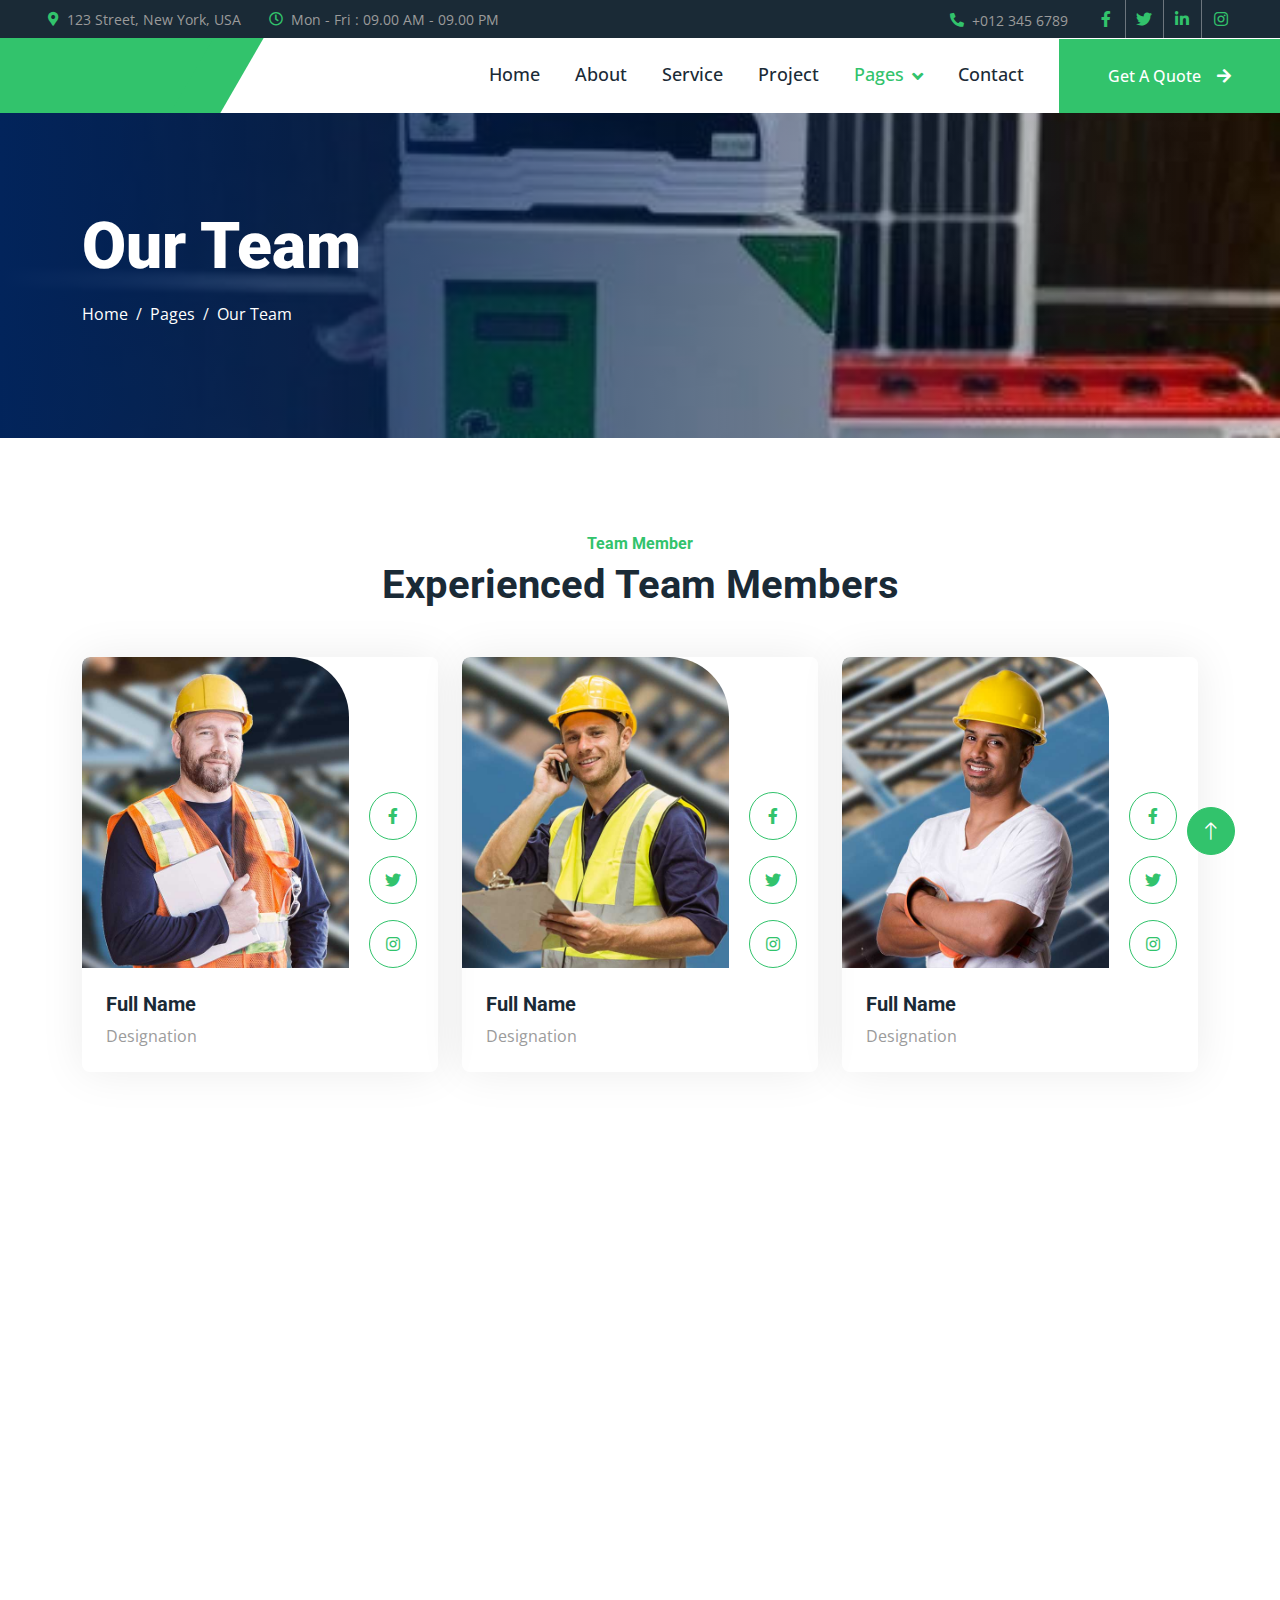
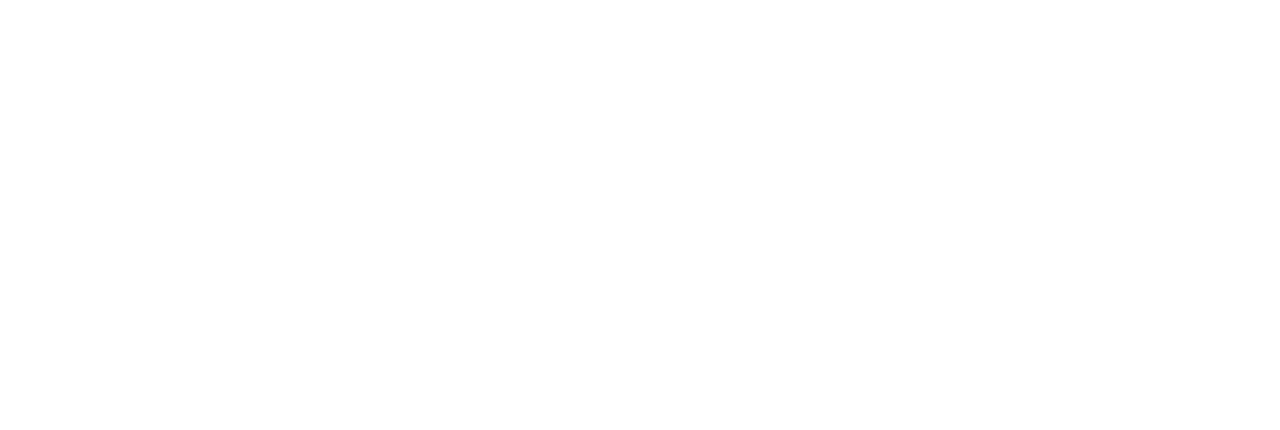
<file: team.html>
<!DOCTYPE html>
<html lang="en">

<head>
    <meta charset="utf-8">
    <title>Solartec - Renewable Energy Website Template</title>
    <meta content="width=device-width, initial-scale=1.0" name="viewport">
    <meta content="" name="keywords">
    <meta content="" name="description">

    <!-- Favicon -->
    <link href="img/favicon.ico" rel="icon">

    <!-- Google Web Fonts -->
    <link rel="preconnect" href="https://fonts.googleapis.com">
    <link rel="preconnect" href="https://fonts.gstatic.com" crossorigin>
    <link href="https://fonts.googleapis.com/css2?family=Open+Sans:wght@400;500&family=Roboto:wght@500;700;900&display=swap" rel="stylesheet"> 

    <!-- Icon Font Stylesheet -->
    <link href="https://cdnjs.cloudflare.com/ajax/libs/font-awesome/5.10.0/css/all.min.css" rel="stylesheet">
    <link href="https://cdn.jsdelivr.net/npm/bootstrap-icons@1.4.1/font/bootstrap-icons.css" rel="stylesheet">

    <!-- Libraries Stylesheet -->
    <link href="lib/animate/animate.min.css" rel="stylesheet">
    <link href="lib/owlcarousel/assets/owl.carousel.min.css" rel="stylesheet">
    <link href="lib/lightbox/css/lightbox.min.css" rel="stylesheet">

    <!-- Customized Bootstrap Stylesheet -->
    <link href="css/bootstrap.min.css" rel="stylesheet">

    <!-- Template Stylesheet -->
    <link href="css/style.css" rel="stylesheet">
</head>

<body>
    <!-- Spinner Start -->
    <div id="spinner" class="show bg-white position-fixed translate-middle w-100 vh-100 top-50 start-50 d-flex align-items-center justify-content-center">
        <div class="spinner-border text-primary" style="width: 3rem; height: 3rem;" role="status">
            <span class="sr-only">Loading...</span>
        </div>
    </div>
    <!-- Spinner End -->


    <!-- Topbar Start -->
    <div class="container-fluid bg-dark p-0">
        <div class="row gx-0 d-none d-lg-flex">
            <div class="col-lg-7 px-5 text-start">
                <div class="h-100 d-inline-flex align-items-center me-4">
                    <small class="fa fa-map-marker-alt text-primary me-2"></small>
                    <small>123 Street, New York, USA</small>
                </div>
                <div class="h-100 d-inline-flex align-items-center">
                    <small class="far fa-clock text-primary me-2"></small>
                    <small>Mon - Fri : 09.00 AM - 09.00 PM</small>
                </div>
            </div>
            <div class="col-lg-5 px-5 text-end">
                <div class="h-100 d-inline-flex align-items-center me-4">
                    <small class="fa fa-phone-alt text-primary me-2"></small>
                    <small>+012 345 6789</small>
                </div>
                <div class="h-100 d-inline-flex align-items-center mx-n2">
                    <a class="btn btn-square btn-link rounded-0 border-0 border-end border-secondary" href=""><i class="fab fa-facebook-f"></i></a>
                    <a class="btn btn-square btn-link rounded-0 border-0 border-end border-secondary" href=""><i class="fab fa-twitter"></i></a>
                    <a class="btn btn-square btn-link rounded-0 border-0 border-end border-secondary" href=""><i class="fab fa-linkedin-in"></i></a>
                    <a class="btn btn-square btn-link rounded-0" href=""><i class="fab fa-instagram"></i></a>
                </div>
            </div>
        </div>
    </div>
    <!-- Topbar End -->


    <!-- Navbar Start -->
    <nav class="navbar navbar-expand-lg bg-white navbar-light sticky-top p-0">
        <a href="index.html" class="navbar-brand d-flex align-items-center border-end px-4 px-lg-5">
            <h2 class="m-0 text-primary">Solartec</h2>
        </a>
        <button type="button" class="navbar-toggler me-4" data-bs-toggle="collapse" data-bs-target="#navbarCollapse">
            <span class="navbar-toggler-icon"></span>
        </button>
        <div class="collapse navbar-collapse" id="navbarCollapse">
            <div class="navbar-nav ms-auto p-4 p-lg-0">
                <a href="index.html" class="nav-item nav-link">Home</a>
                <a href="about.html" class="nav-item nav-link">About</a>
                <a href="service.html" class="nav-item nav-link">Service</a>
                <a href="project.html" class="nav-item nav-link">Project</a>
                <div class="nav-item dropdown">
                    <a href="#" class="nav-link dropdown-toggle active" data-bs-toggle="dropdown">Pages</a>
                    <div class="dropdown-menu bg-light m-0">
                        <a href="feature.html" class="dropdown-item">Feature</a>
                        <a href="quote.html" class="dropdown-item">Free Quote</a>
                        <a href="team.html" class="dropdown-item active">Our Team</a>
                        <a href="testimonial.html" class="dropdown-item">Testimonial</a>
                        <a href="404.html" class="dropdown-item">404 Page</a>
                    </div>
                </div>
                <a href="contact.html" class="nav-item nav-link">Contact</a>
            </div>
            <a href="" class="btn btn-primary rounded-0 py-4 px-lg-5 d-none d-lg-block">Get A Quote<i class="fa fa-arrow-right ms-3"></i></a>
        </div>
    </nav>
    <!-- Navbar End -->


    <!-- Page Header Start -->
    <div class="container-fluid page-header py-5 mb-5">
        <div class="container py-5">
            <h1 class="display-3 text-white mb-3 animated slideInDown">Our Team</h1>
            <nav aria-label="breadcrumb animated slideInDown">
                <ol class="breadcrumb">
                    <li class="breadcrumb-item"><a class="text-white" href="#">Home</a></li>
                    <li class="breadcrumb-item"><a class="text-white" href="#">Pages</a></li>
                    <li class="breadcrumb-item text-white active" aria-current="page">Our Team</li>
                </ol>
            </nav>
        </div>
    </div>
    <!-- Page Header End -->


    <!-- Team Start -->
    <div class="container-xxl py-5">
        <div class="container">
            <div class="text-center mx-auto mb-5 wow fadeInUp" data-wow-delay="0.1s" style="max-width: 600px;">
                <h6 class="text-primary">Team Member</h6>
                <h1 class="mb-4">Experienced Team Members</h1>
            </div>
            <div class="row g-4">
                <div class="col-lg-4 col-md-6 wow fadeInUp" data-wow-delay="0.1s">
                    <div class="team-item rounded overflow-hidden">
                        <div class="d-flex">
                            <img class="img-fluid w-75" src="img/team-1.jpg" alt="">
                            <div class="team-social w-25">
                                <a class="btn btn-lg-square btn-outline-primary rounded-circle mt-3" href=""><i class="fab fa-facebook-f"></i></a>
                                <a class="btn btn-lg-square btn-outline-primary rounded-circle mt-3" href=""><i class="fab fa-twitter"></i></a>
                                <a class="btn btn-lg-square btn-outline-primary rounded-circle mt-3" href=""><i class="fab fa-instagram"></i></a>
                            </div>
                        </div>
                        <div class="p-4">
                            <h5>Full Name</h5>
                            <span>Designation</span>
                        </div>
                    </div>
                </div>
                <div class="col-lg-4 col-md-6 wow fadeInUp" data-wow-delay="0.3s">
                    <div class="team-item rounded overflow-hidden">
                        <div class="d-flex">
                            <img class="img-fluid w-75" src="img/team-2.jpg" alt="">
                            <div class="team-social w-25">
                                <a class="btn btn-lg-square btn-outline-primary rounded-circle mt-3" href=""><i class="fab fa-facebook-f"></i></a>
                                <a class="btn btn-lg-square btn-outline-primary rounded-circle mt-3" href=""><i class="fab fa-twitter"></i></a>
                                <a class="btn btn-lg-square btn-outline-primary rounded-circle mt-3" href=""><i class="fab fa-instagram"></i></a>
                            </div>
                        </div>
                        <div class="p-4">
                            <h5>Full Name</h5>
                            <span>Designation</span>
                        </div>
                    </div>
                </div>
                <div class="col-lg-4 col-md-6 wow fadeInUp" data-wow-delay="0.5s">
                    <div class="team-item rounded overflow-hidden">
                        <div class="d-flex">
                            <img class="img-fluid w-75" src="img/team-3.jpg" alt="">
                            <div class="team-social w-25">
                                <a class="btn btn-lg-square btn-outline-primary rounded-circle mt-3" href=""><i class="fab fa-facebook-f"></i></a>
                                <a class="btn btn-lg-square btn-outline-primary rounded-circle mt-3" href=""><i class="fab fa-twitter"></i></a>
                                <a class="btn btn-lg-square btn-outline-primary rounded-circle mt-3" href=""><i class="fab fa-instagram"></i></a>
                            </div>
                        </div>
                        <div class="p-4">
                            <h5>Full Name</h5>
                            <span>Designation</span>
                        </div>
                    </div>
                </div>
                <div class="col-lg-4 col-md-6 wow fadeInUp" data-wow-delay="0.1s">
                    <div class="team-item rounded overflow-hidden">
                        <div class="d-flex">
                            <img class="img-fluid w-75" src="img/team-2.jpg" alt="">
                            <div class="team-social w-25">
                                <a class="btn btn-lg-square btn-outline-primary rounded-circle mt-3" href=""><i class="fab fa-facebook-f"></i></a>
                                <a class="btn btn-lg-square btn-outline-primary rounded-circle mt-3" href=""><i class="fab fa-twitter"></i></a>
                                <a class="btn btn-lg-square btn-outline-primary rounded-circle mt-3" href=""><i class="fab fa-instagram"></i></a>
                            </div>
                        </div>
                        <div class="p-4">
                            <h5>Full Name</h5>
                            <span>Designation</span>
                        </div>
                    </div>
                </div>
                <div class="col-lg-4 col-md-6 wow fadeInUp" data-wow-delay="0.3s">
                    <div class="team-item rounded overflow-hidden">
                        <div class="d-flex">
                            <img class="img-fluid w-75" src="img/team-3.jpg" alt="">
                            <div class="team-social w-25">
                                <a class="btn btn-lg-square btn-outline-primary rounded-circle mt-3" href=""><i class="fab fa-facebook-f"></i></a>
                                <a class="btn btn-lg-square btn-outline-primary rounded-circle mt-3" href=""><i class="fab fa-twitter"></i></a>
                                <a class="btn btn-lg-square btn-outline-primary rounded-circle mt-3" href=""><i class="fab fa-instagram"></i></a>
                            </div>
                        </div>
                        <div class="p-4">
                            <h5>Full Name</h5>
                            <span>Designation</span>
                        </div>
                    </div>
                </div>
                <div class="col-lg-4 col-md-6 wow fadeInUp" data-wow-delay="0.5s">
                    <div class="team-item rounded overflow-hidden">
                        <div class="d-flex">
                            <img class="img-fluid w-75" src="img/team-1.jpg" alt="">
                            <div class="team-social w-25">
                                <a class="btn btn-lg-square btn-outline-primary rounded-circle mt-3" href=""><i class="fab fa-facebook-f"></i></a>
                                <a class="btn btn-lg-square btn-outline-primary rounded-circle mt-3" href=""><i class="fab fa-twitter"></i></a>
                                <a class="btn btn-lg-square btn-outline-primary rounded-circle mt-3" href=""><i class="fab fa-instagram"></i></a>
                            </div>
                        </div>
                        <div class="p-4">
                            <h5>Full Name</h5>
                            <span>Designation</span>
                        </div>
                    </div>
                </div>
            </div>
        </div>
    </div>
    <!-- Team End -->
        

    <!-- Footer Start -->
    <div class="container-fluid bg-dark text-body footer mt-5 pt-5 wow fadeIn" data-wow-delay="0.1s">
        <div class="container py-5">
            <div class="row g-5">
                <div class="col-lg-3 col-md-6">
                    <h5 class="text-white mb-4">Address</h5>
                    <p class="mb-2"><i class="fa fa-map-marker-alt me-3"></i>123 Street, New York, USA</p>
                    <p class="mb-2"><i class="fa fa-phone-alt me-3"></i>+012 345 67890</p>
                    <p class="mb-2"><i class="fa fa-envelope me-3"></i>info@example.com</p>
                    <div class="d-flex pt-2">
                        <a class="btn btn-square btn-outline-light btn-social" href=""><i class="fab fa-twitter"></i></a>
                        <a class="btn btn-square btn-outline-light btn-social" href=""><i class="fab fa-facebook-f"></i></a>
                        <a class="btn btn-square btn-outline-light btn-social" href=""><i class="fab fa-youtube"></i></a>
                        <a class="btn btn-square btn-outline-light btn-social" href=""><i class="fab fa-linkedin-in"></i></a>
                    </div>
                </div>
                <div class="col-lg-3 col-md-6">
                    <h5 class="text-white mb-4">Quick Links</h5>
                    <a class="btn btn-link" href="">About Us</a>
                    <a class="btn btn-link" href="">Contact Us</a>
                    <a class="btn btn-link" href="">Our Services</a>
                    <a class="btn btn-link" href="">Terms & Condition</a>
                    <a class="btn btn-link" href="">Support</a>
                </div>
                <div class="col-lg-3 col-md-6">
                    <h5 class="text-white mb-4">Project Gallery</h5>
                    <div class="row g-2">
                        <div class="col-4">
                            <img class="img-fluid rounded" src="img/gallery-1.jpg" alt="">
                        </div>
                        <div class="col-4">
                            <img class="img-fluid rounded" src="img/gallery-2.jpg" alt="">
                        </div>
                        <div class="col-4">
                            <img class="img-fluid rounded" src="img/gallery-3.jpg" alt="">
                        </div>
                        <div class="col-4">
                            <img class="img-fluid rounded" src="img/gallery-4.jpg" alt="">
                        </div>
                        <div class="col-4">
                            <img class="img-fluid rounded" src="img/gallery-5.jpg" alt="">
                        </div>
                        <div class="col-4">
                            <img class="img-fluid rounded" src="img/gallery-6.jpg" alt="">
                        </div>
                    </div>
                </div>
                <div class="col-lg-3 col-md-6">
                    <h5 class="text-white mb-4">Newsletter</h5>
                    <p>Dolor amet sit justo amet elitr clita ipsum elitr est.</p>
                    <div class="position-relative mx-auto" style="max-width: 400px;">
                        <input class="form-control border-0 w-100 py-3 ps-4 pe-5" type="text" placeholder="Your email">
                        <button type="button" class="btn btn-primary py-2 position-absolute top-0 end-0 mt-2 me-2">SignUp</button>
                    </div>
                </div>
            </div>
        </div>
        <div class="container">
            <div class="copyright">
                <div class="row">
                    <div class="col-md-6 text-center text-md-start mb-3 mb-md-0">
                        &copy; <a href="#">Your Site Name</a>, All Right Reserved.
                    </div>
                    <div class="col-md-6 text-center text-md-end">
                        <!--/*** This template is free as long as you keep the footer author’s credit link/attribution link/backlink. If you'd like to use the template without the footer author’s credit link/attribution link/backlink, you can purchase the Credit Removal License from "https://htmlcodex.com/credit-removal". Thank you for your support. ***/-->
                        Designed By <a href="https://htmlcodex.com">HTML Codex</a>
                    </div>
                </div>
            </div>
        </div>
    </div>
    <!-- Footer End -->


    <!-- Back to Top -->
    <a href="#" class="btn btn-lg btn-primary btn-lg-square rounded-circle back-to-top"><i class="bi bi-arrow-up"></i></a>


    <!-- JavaScript Libraries -->
    <script src="https://code.jquery.com/jquery-3.4.1.min.js"></script>
    <script src="https://cdn.jsdelivr.net/npm/bootstrap@5.0.0/dist/js/bootstrap.bundle.min.js"></script>
    <script src="lib/wow/wow.min.js"></script>
    <script src="lib/easing/easing.min.js"></script>
    <script src="lib/waypoints/waypoints.min.js"></script>
    <script src="lib/counterup/counterup.min.js"></script>
    <script src="lib/owlcarousel/owl.carousel.min.js"></script>
    <script src="lib/isotope/isotope.pkgd.min.js"></script>
    <script src="lib/lightbox/js/lightbox.min.js"></script>

    <!-- Template Javascript -->
    <script src="js/main.js"></script>
</body>

</html>
</file>
<file: css/style.css>
/********** Template CSS **********/
:root {
    --primary: #32C36C;
    --light: #F6F7F8;
    --dark: #1A2A36;
}

.fw-medium {
    font-weight: 500 !important;
}

.fw-bold {
    font-weight: 700 !important;
}

.fw-black {
    font-weight: 900 !important;
}

.back-to-top {
    position: fixed;
    display: none;
    right: 45px;
    bottom: 45px;
    z-index: 99;
}


/*** Spinner ***/
#spinner {
    opacity: 0;
    visibility: hidden;
    transition: opacity .5s ease-out, visibility 0s linear .5s;
    z-index: 99999;
}

#spinner.show {
    transition: opacity .5s ease-out, visibility 0s linear 0s;
    visibility: visible;
    opacity: 1;
}


/*** Button ***/
.btn {
    font-weight: 500;
    transition: .5s;
}

.btn.btn-primary,
.btn.btn-outline-primary:hover {
    color: #FFFFFF;
}

.btn-square {
    width: 38px;
    height: 38px;
}

.btn-sm-square {
    width: 32px;
    height: 32px;
}

.btn-lg-square {
    width: 48px;
    height: 48px;
}

.btn-square,
.btn-sm-square,
.btn-lg-square {
    padding: 0;
    display: flex;
    align-items: center;
    justify-content: center;
    font-weight: normal;
}


/*** Navbar ***/
.navbar.sticky-top {
    top: -100px;
    transition: .5s;
}

.navbar .navbar-brand {
    position: relative;
    padding-right: 50px;
    height: 75px;
    display: flex;
    align-items: center;
    background: var(--primary);
}

.navbar .navbar-brand::after {
    position: absolute;
    content: "";
    width: 50px;
    height: 100%;
    top: 0;
    right: -25px;
    transform: skewX(-30deg);
    background-color: var(--primary);
}

.navbar .navbar-nav .nav-link {
    margin-right: 35px;
    padding: 20px 0;
    color: var(--dark);
    font-size: 18px;
    font-weight: 500;
    outline: none;
} 
/*.navbar .navbar-nav .nav-link {
    margin-right: 30px;
    padding: 25px 0;
    color: var(--dark);
    font-size: 15px;
    font-weight: 500;
    text-transform: uppercase;
    outline: none;
}*/
.navbar .navbar-nav .nav-link:hover,
.navbar .navbar-nav .nav-link.active {
    color: var(--primary);
}

.navbar .dropdown-toggle::after {
    border: none;
    content: "\f107";
    font-family: "Font Awesome 5 Free";
    font-weight: 900;
    vertical-align: middle;
    margin-left: 8px;
}

@media (max-width: 991.98px) {
    .navbar .navbar-nav .nav-link  {
        margin-right: 0;
        padding: 10px 0;
    }

    .navbar .navbar-nav {
        border-top: 1px solid #EEEEEE;
    }
}

@media (min-width: 992px) {
    .navbar .nav-item .dropdown-menu {
        display: block;
        border: none;
        margin-top: 0;
        top: 150%;
        opacity: 0;
        visibility: hidden;
        transition: .5s;
    }

    .navbar .nav-item:hover .dropdown-menu {
        top: 100%;
        visibility: visible;
        transition: .5s;
        opacity: 1;
    }
    }

/*** Header ***/
.owl-carousel-inner {
    position: absolute;
    width: 100%;
    height: 100%;
    top: 0;
    left: 0;
    display: flex;
    align-items: center;
    background: rgba(0, 0, 0, .1);
}

@media (max-width: 768px) {
    .header-carousel .owl-carousel-item {
        position: relative;
        min-height: 500px;
    }

    .header-carousel .owl-carousel-item img {
        position: absolute;
        width: 100%;
        height: 100%;
        object-fit: cover;
    }

    .header-carousel .owl-carousel-item p {
        font-size: 16px !important;
    }
}

.header-carousel .owl-dots {
    position: absolute;
    width: 60px;
    height: 100%;
    top: 0;
    right: 30px;
    display: flex;
    flex-direction: column;
    align-items: center;
    justify-content: center;
}

.header-carousel .owl-dots .owl-dot {
    position: relative;
    width: 45px;
    height: 45px;
    margin: 5px 0;
    background: #FFFFFF;
    box-shadow: 0 0 30px rgba(255, 255, 255, .9);
    border-radius: 45px;
    transition: .5s;
}

.header-carousel .owl-dots .owl-dot.active {
    width: 60px;
    height: 60px;
}

.header-carousel .owl-dots .owl-dot img {
    position: absolute;
    width: 100%;
    height: 100%;
    object-fit: cover;
    padding: 2px;
    border-radius: 45px;
    transition: .5s;
}

/*.page-header {
    background: linear-gradient(rgba(0, 0, 0, .1), rgba(0, 0, 0, .1)), url(../img/carousel-1.jpg) center center no-repeat;
    background-size: cover;
} */

.page-header {
    background: linear-gradient(to right, rgba(2, 36, 91, 1) 0%, rgba(2, 36, 91, 0) 100%), url(../img/tasha.jpeg) center center no-repeat;
    background-size: cover;
}

.breadcrumb-item + .breadcrumb-item::before {
    color: var(--light);
}


/*** About ***/
@media (min-width: 992px) {
    .container.about {
        max-width: 100% !important;
    }

    .about-text  {
        padding-right: calc(((100% - 960px) / 2) + .75rem);
    }
}

@media (min-width: 1200px) {
    .about-text  {
        padding-right: calc(((100% - 1140px) / 2) + .75rem);
    }
}

@media (min-width: 1400px) {
    .about-text  {
        padding-right: calc(((100% - 1320px) / 2) + .75rem);
    }
}


/*** Service ***/
.service-item {
    box-shadow: 0 0 45px rgba(0, 0, 0, .08);
}

.service-icon {
    position: relative;
    margin: -50px 0 25px 0;
    width: 100px;
    height: 100px;
    display: flex;
    align-items: center;
    justify-content: center;
    color: var(--primary);
    background: #FFFFFF;
    border-radius: 100px;
    box-shadow: 0 0 45px rgba(0, 0, 0, .08);
    transition: .5s;
}

.service-item:hover .service-icon {
    color: #FFFFFF;
    background: var(--primary);
}


/*** Feature ***/
@media (min-width: 992px) {
    .container.feature {
        max-width: 100% !important;
    }

    .feature-text  {
        padding-left: calc(((100% - 960px) / 2) + .75rem);
    }
}

@media (min-width: 1200px) {
    .feature-text  {
        padding-left: calc(((100% - 1140px) / 2) + .75rem);
    }
}

@media (min-width: 1400px) {
    .feature-text  {
        padding-left: calc(((100% - 1320px) / 2) + .75rem);
    }
}


/*** Project Portfolio ***/
#portfolio-flters li {
    display: inline-block;
    font-weight: 500;
    color: var(--dark);
    cursor: pointer;
    transition: .5s;
    border-bottom: 2px solid transparent;
}

#portfolio-flters li:hover,
#portfolio-flters li.active {
    color: var(--primary);
    border-color: var(--primary);
}

.portfolio-img {
    position: relative;
}

.portfolio-img::before,
.portfolio-img::after {
    position: absolute;
    content: "";
    width: 0;
    height: 100%;
    top: 0;
    background: var(--dark);
    transition: .5s;
}

.portfolio-img::before {
    left: 50%;
}

.portfolio-img::after {
    right: 50%;
}

.portfolio-item:hover .portfolio-img::before {
    width: 51%;
    left: 0;
}

.portfolio-item:hover .portfolio-img::after {
    width: 51%;
    right: 0;
}

.portfolio-btn {
    position: absolute;
    top: 0;
    left: 0;
    width: 100%;
    height: 100%;
    display: flex;
    align-items: center;
    justify-content: center;
    opacity: 0;
    z-index: 1;
    transition: .5s;
}

.portfolio-item:hover .portfolio-btn {
    opacity: 1;
    transition-delay: .3s;
}


/*** Quote ***/
@media (min-width: 992px) {
    .container.quote {
        max-width: 100% !important;
    }

    .quote-text  {
        padding-right: calc(((100% - 960px) / 2) + .75rem);
    }
}

@media (min-width: 1200px) {
    .quote-text  {
        padding-right: calc(((100% - 1140px) / 2) + .75rem);
    }
}

@media (min-width: 1400px) {
    .quote-text  {
        padding-right: calc(((100% - 1320px) / 2) + .75rem);
    }
}


/*** Team ***/
.team-item {
    box-shadow: 0 0 45px rgba(0, 0, 0, .08);
}

.team-item img {
    border-radius: 8px 60px 0 0;
}

.team-item .team-social {
    display: flex;
    flex-direction: column;
    align-items: center;
    justify-content: flex-end;
    background: #FFFFFF;
    transition: .5s;
}


/*** Testimonial ***/
.testimonial-carousel::before {
    position: absolute;
    content: "";
    top: 0;
    left: 0;
    height: 100%;
    width: 0;
    background: linear-gradient(to right, rgba(255, 255, 255, 1) 0%, rgba(255, 255, 255, 0) 100%);
    z-index: 1;
}

.testimonial-carousel::after {
    position: absolute;
    content: "";
    top: 0;
    right: 0;
    height: 100%;
    width: 0;
    background: linear-gradient(to left, rgba(255, 255, 255, 1) 0%, rgba(255, 255, 255, 0) 100%);
    z-index: 1;
}

@media (min-width: 768px) {
    .testimonial-carousel::before,
    .testimonial-carousel::after {
        width: 200px;
    }
}

@media (min-width: 992px) {
    .testimonial-carousel::before,
    .testimonial-carousel::after {
        width: 300px;
    }
}

.testimonial-carousel .owl-nav {
    position: absolute;
    width: 350px;
    top: 20px;
    left: 50%;
    transform: translateX(-50%);
    display: flex;
    justify-content: space-between;
    opacity: 0;
    transition: .5s;
    z-index: 1;
}

.testimonial-carousel:hover .owl-nav {
    width: 300px;
    opacity: 1;
}

.testimonial-carousel .owl-nav .owl-prev,
.testimonial-carousel .owl-nav .owl-next {
    position: relative;
    color: var(--primary);
    font-size: 45px;
    transition: .5s;
}

.testimonial-carousel .owl-nav .owl-prev:hover,
.testimonial-carousel .owl-nav .owl-next:hover {
    color: var(--dark);
}

.testimonial-carousel .testimonial-img img {
    width: 100px;
    height: 100px;
}

.testimonial-carousel .testimonial-img .btn-square {
    position: absolute;
    bottom: -19px;
    left: 50%;
    transform: translateX(-50%);
}

.testimonial-carousel .owl-item .testimonial-text {
    margin-bottom: 30px;
    box-shadow: 0 0 45px rgba(0, 0, 0, .08);
    transform: scale(.8);
    transition: .5s;
}

.testimonial-carousel .owl-item.center .testimonial-text {
    transform: scale(1);
}


/*** Contact ***/
@media (min-width: 992px) {
    .container.contact {
        max-width: 100% !important;
    }

    .contact-text  {
        padding-left: calc(((100% - 960px) / 2) + .75rem);
    }
}

@media (min-width: 1200px) {
    .contact-text  {
        padding-left: calc(((100% - 1140px) / 2) + .75rem);
    }
}

@media (min-width: 1400px) {
    .contact-text  {
        padding-left: calc(((100% - 1320px) / 2) + .75rem);
    }
}


/*** Footer ***/
.footer .btn.btn-social {
    margin-right: 5px;
    color: #9B9B9B;
    border: 1px solid #9B9B9B;
    border-radius: 38px;
    transition: .3s;
}

.footer .btn.btn-social:hover {
    color: var(--primary);
    border-color: var(--light);
}

.footer .btn.btn-link {
    display: block;
    margin-bottom: 5px;
    padding: 0;
    text-align: left;
    color: #9B9B9B;
    font-weight: normal;
    text-transform: capitalize;
    transition: .3s;
}

.footer .btn.btn-link::before {
    position: relative;
    content: "\f105";
    font-family: "Font Awesome 5 Free";
    font-weight: 900;
    margin-right: 10px;
}

.footer .btn.btn-link:hover {
    color: #FFFFFF;
    letter-spacing: 1px;
    box-shadow: none;
}

.footer .copyright {
    padding: 25px 0;
    border-top: 1px solid rgba(256, 256, 256, .1);
}

.footer .copyright a {
    color: var(--light);
}

.footer .copyright a:hover {
    color: var(--primary);
}
</file>
